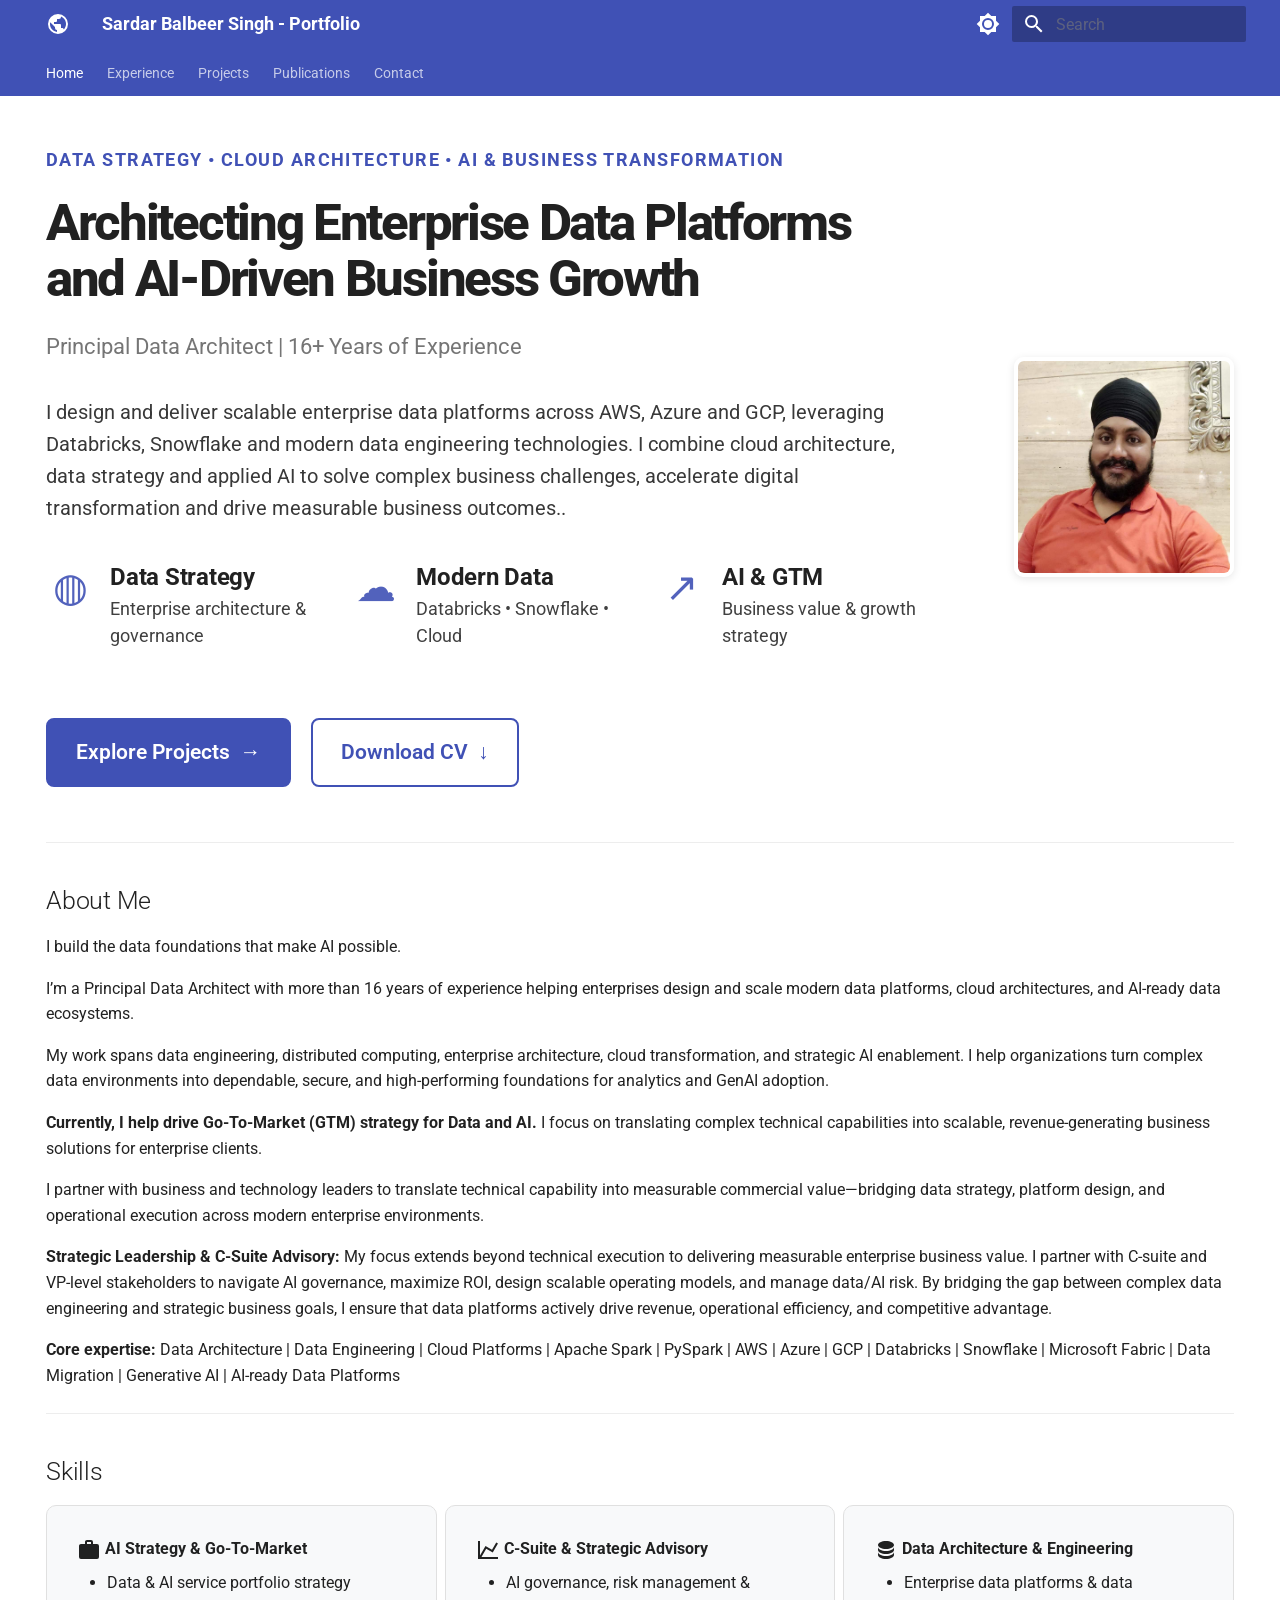
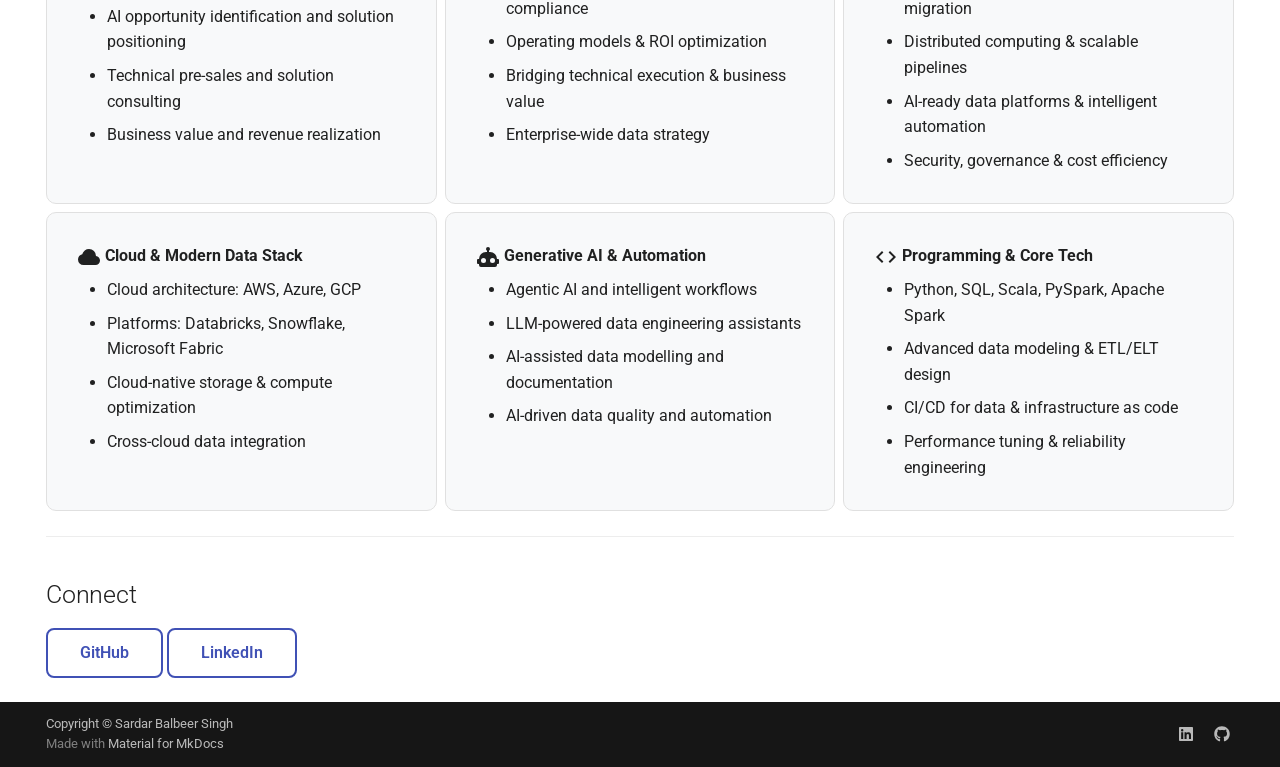
<file: index.html>
<!doctype html>
<html lang="en" class="no-js">
  <head>
    
      <meta charset="utf-8">
      <meta name="viewport" content="width=device-width,initial-scale=1">
      
        <meta name="description" content="Portfolio of Sardar Balbeer Singh — GIS, Remote Sensing, Spatial Data Science, and Data Engineering">
      
      
        <meta name="author" content="Sardar Balbeer Singh">
      
      
      
      
        <link rel="next" href="experience/">
      
      
        
      
      
      <link rel="icon" href="assets/images/favicon.png">
      <meta name="generator" content="mkdocs-1.6.1, mkdocs-material-9.8.1">
    
    
      
        <title>Sardar Balbeer Singh - Portfolio</title>
      
    
    
      <link rel="stylesheet" href="assets/stylesheets/main.57a0d79d.min.css">
      
        
        <link rel="stylesheet" href="assets/stylesheets/palette.fb2fffe2.min.css">
      
      


    
    
      
    
    
      
        
        
        <link rel="preconnect" href="https://fonts.gstatic.com" crossorigin>
        <link rel="stylesheet" href="https://fonts.googleapis.com/css?family=Roboto:300,300i,400,400i,700,700i%7CRoboto+Mono:400,400i,700,700i&display=fallback">
        <style>:root{--md-text-font:"Roboto";--md-code-font:"Roboto Mono"}</style>
      
    
    
      <link rel="stylesheet" href="assets/css/extra.css">
    
      <link rel="stylesheet" href="assets/css/custom.css">
    
    <script>__md_scope=new URL(".",location),__md_hash=e=>[...e].reduce(((e,_)=>(e<<5)-e+_.charCodeAt(0)),0),__md_get=(e,_=localStorage,t=__md_scope)=>JSON.parse(_.getItem(t.pathname+"."+e)),__md_set=(e,_,t=localStorage,a=__md_scope)=>{try{t.setItem(a.pathname+"."+e,JSON.stringify(_))}catch(e){}}</script>
    
      

    
    
  </head>
  
  
    
    
      
    
    
    
    
    <body dir="ltr" data-md-color-scheme="default" data-md-color-primary="indigo" data-md-color-accent="blue">
  
    
    <input class="md-toggle" data-md-toggle="drawer" type="checkbox" id="__drawer" autocomplete="off">
    <input class="md-toggle" data-md-toggle="search" type="checkbox" id="__search" autocomplete="off">
    <label class="md-overlay" for="__drawer"></label>
    <div data-md-component="skip">
      
        
        <a href="#about-me" class="md-skip">
          Skip to content
        </a>
      
    </div>
    <div data-md-component="announce">
      
    </div>
    
    
      

<header class="md-header" data-md-component="header">
  <nav class="md-header__inner md-grid" aria-label="Header">
    <a href="." title="Sardar Balbeer Singh - Portfolio" class="md-header__button md-logo" aria-label="Sardar Balbeer Singh - Portfolio" data-md-component="logo">
      
  
  <svg xmlns="http://www.w3.org/2000/svg" viewBox="0 0 24 24"><path d="M17.9 17.39c-.26-.8-1.01-1.39-1.9-1.39h-1v-3a1 1 0 0 0-1-1H8v-2h2a1 1 0 0 0 1-1V7h2a2 2 0 0 0 2-2v-.41a7.984 7.984 0 0 1 2.9 12.8M11 19.93c-3.95-.49-7-3.85-7-7.93 0-.62.08-1.22.21-1.79L9 15v1a2 2 0 0 0 2 2m1-16A10 10 0 0 0 2 12a10 10 0 0 0 10 10 10 10 0 0 0 10-10A10 10 0 0 0 12 2"/></svg>

    </a>
    <label class="md-header__button md-icon" for="__drawer">
      
      <svg xmlns="http://www.w3.org/2000/svg" viewBox="0 0 24 24"><path d="M3 6h18v2H3zm0 5h18v2H3zm0 5h18v2H3z"/></svg>
    </label>
    <div class="md-header__title" data-md-component="header-title">
      <div class="md-header__ellipsis">
        <div class="md-header__topic">
          <span class="md-ellipsis">
            Sardar Balbeer Singh - Portfolio
          </span>
        </div>
        <div class="md-header__topic" data-md-component="header-topic">
          <span class="md-ellipsis">
            
              Home
            
          </span>
        </div>
      </div>
    </div>
    
      
        <form class="md-header__option" data-md-component="palette">
  
    
    
    
    <input class="md-option" data-md-color-media="" data-md-color-scheme="default" data-md-color-primary="indigo" data-md-color-accent="blue"  aria-label="Switch to dark mode"  type="radio" name="__palette" id="__palette_0">
    
      <label class="md-header__button md-icon" title="Switch to dark mode" for="__palette_1" hidden>
        <svg xmlns="http://www.w3.org/2000/svg" viewBox="0 0 24 24"><path d="M12 8a4 4 0 0 0-4 4 4 4 0 0 0 4 4 4 4 0 0 0 4-4 4 4 0 0 0-4-4m0 10a6 6 0 0 1-6-6 6 6 0 0 1 6-6 6 6 0 0 1 6 6 6 6 0 0 1-6 6m8-9.31V4h-4.69L12 .69 8.69 4H4v4.69L.69 12 4 15.31V20h4.69L12 23.31 15.31 20H20v-4.69L23.31 12z"/></svg>
      </label>
    
  
    
    
    
    <input class="md-option" data-md-color-media="" data-md-color-scheme="slate" data-md-color-primary="indigo" data-md-color-accent="blue"  aria-label="Switch to light mode"  type="radio" name="__palette" id="__palette_1">
    
      <label class="md-header__button md-icon" title="Switch to light mode" for="__palette_0" hidden>
        <svg xmlns="http://www.w3.org/2000/svg" viewBox="0 0 24 24"><path d="M12 18c-.89 0-1.74-.2-2.5-.55C11.56 16.5 13 14.42 13 12s-1.44-4.5-3.5-5.45C10.26 6.2 11.11 6 12 6a6 6 0 0 1 6 6 6 6 0 0 1-6 6m8-9.31V4h-4.69L12 .69 8.69 4H4v4.69L.69 12 4 15.31V20h4.69L12 23.31 15.31 20H20v-4.69L23.31 12z"/></svg>
      </label>
    
  
</form>
      
    
    
      <script>var palette=__md_get("__palette");if(palette&&palette.color){if("(prefers-color-scheme)"===palette.color.media){var media=matchMedia("(prefers-color-scheme: light)"),input=document.querySelector(media.matches?"[data-md-color-media='(prefers-color-scheme: light)']":"[data-md-color-media='(prefers-color-scheme: dark)']");palette.color.media=input.getAttribute("data-md-color-media"),palette.color.scheme=input.getAttribute("data-md-color-scheme"),palette.color.primary=input.getAttribute("data-md-color-primary"),palette.color.accent=input.getAttribute("data-md-color-accent")}for(var[key,value]of Object.entries(palette.color))document.body.setAttribute("data-md-color-"+key,value)}</script>
    
    
    
      
      
        <label class="md-header__button md-icon" for="__search">
          
          <svg xmlns="http://www.w3.org/2000/svg" viewBox="0 0 24 24"><path d="M9.5 3A6.5 6.5 0 0 1 16 9.5c0 1.61-.59 3.09-1.56 4.23l.27.27h.79l5 5-1.5 1.5-5-5v-.79l-.27-.27A6.52 6.52 0 0 1 9.5 16 6.5 6.5 0 0 1 3 9.5 6.5 6.5 0 0 1 9.5 3m0 2C7 5 5 7 5 9.5S7 14 9.5 14 14 12 14 9.5 12 5 9.5 5"/></svg>
        </label>
        <div class="md-search" data-md-component="search" role="dialog">
  <label class="md-search__overlay" for="__search"></label>
  <div class="md-search__inner" role="search">
    <form class="md-search__form" name="search">
      <input type="text" class="md-search__input" name="query" aria-label="Search" placeholder="Search" autocapitalize="off" autocorrect="off" autocomplete="off" spellcheck="false" data-md-component="search-query" required>
      <label class="md-search__icon md-icon" for="__search">
        
        <svg xmlns="http://www.w3.org/2000/svg" viewBox="0 0 24 24"><path d="M9.5 3A6.5 6.5 0 0 1 16 9.5c0 1.61-.59 3.09-1.56 4.23l.27.27h.79l5 5-1.5 1.5-5-5v-.79l-.27-.27A6.52 6.52 0 0 1 9.5 16 6.5 6.5 0 0 1 3 9.5 6.5 6.5 0 0 1 9.5 3m0 2C7 5 5 7 5 9.5S7 14 9.5 14 14 12 14 9.5 12 5 9.5 5"/></svg>
        
        <svg xmlns="http://www.w3.org/2000/svg" viewBox="0 0 24 24"><path d="M20 11v2H8l5.5 5.5-1.42 1.42L4.16 12l7.92-7.92L13.5 5.5 8 11z"/></svg>
      </label>
      <nav class="md-search__options" aria-label="Search">
        
        <button type="reset" class="md-search__icon md-icon" title="Clear" aria-label="Clear" tabindex="-1">
          
          <svg xmlns="http://www.w3.org/2000/svg" viewBox="0 0 24 24"><path d="M19 6.41 17.59 5 12 10.59 6.41 5 5 6.41 10.59 12 5 17.59 6.41 19 12 13.41 17.59 19 19 17.59 13.41 12z"/></svg>
        </button>
      </nav>
      
    </form>
    <div class="md-search__output">
      <div class="md-search__scrollwrap" tabindex="0" data-md-scrollfix>
        <div class="md-search-result" data-md-component="search-result">
          <div class="md-search-result__meta">
            Initializing search
          </div>
          <ol class="md-search-result__list" role="presentation"></ol>
        </div>
      </div>
    </div>
  </div>
</div>
      
    
    
  </nav>
  
</header>
    
    <div class="md-container" data-md-component="container">
      
      
        
          
            
<nav class="md-tabs" aria-label="Tabs" data-md-component="tabs">
  <div class="md-grid">
    <ul class="md-tabs__list">
      
        
  
  
  
    
  
  
    <li class="md-tabs__item md-tabs__item--active">
      <a href="." class="md-tabs__link">
        
  
  
    
  
  Home

      </a>
    </li>
  

      
        
  
  
  
  
    <li class="md-tabs__item">
      <a href="experience/" class="md-tabs__link">
        
  
  
    
  
  Experience

      </a>
    </li>
  

      
        
  
  
  
  
    
    
      <li class="md-tabs__item">
        <a href="projects/" class="md-tabs__link">
          
  
  
  Projects

        </a>
      </li>
    
  

      
        
  
  
  
  
    <li class="md-tabs__item">
      <a href="publications/" class="md-tabs__link">
        
  
  
    
  
  Publications

      </a>
    </li>
  

      
        
  
  
  
  
    <li class="md-tabs__item">
      <a href="contact/" class="md-tabs__link">
        
  
  
    
  
  Contact

      </a>
    </li>
  

      
    </ul>
  </div>
</nav>
          
        
      
      <main class="md-main" data-md-component="main">
        <div class="md-main__inner md-grid">
          
            
              
                
              
              <div class="md-sidebar md-sidebar--primary" data-md-component="sidebar" data-md-type="navigation" hidden>
                <div class="md-sidebar__scrollwrap">
                  <div class="md-sidebar__inner">
                    


  


<nav class="md-nav md-nav--primary md-nav--lifted" aria-label="Navigation" data-md-level="0">
  <label class="md-nav__title" for="__drawer">
    <a href="." title="Sardar Balbeer Singh - Portfolio" class="md-nav__button md-logo" aria-label="Sardar Balbeer Singh - Portfolio" data-md-component="logo">
      
  
  <svg xmlns="http://www.w3.org/2000/svg" viewBox="0 0 24 24"><path d="M17.9 17.39c-.26-.8-1.01-1.39-1.9-1.39h-1v-3a1 1 0 0 0-1-1H8v-2h2a1 1 0 0 0 1-1V7h2a2 2 0 0 0 2-2v-.41a7.984 7.984 0 0 1 2.9 12.8M11 19.93c-3.95-.49-7-3.85-7-7.93 0-.62.08-1.22.21-1.79L9 15v1a2 2 0 0 0 2 2m1-16A10 10 0 0 0 2 12a10 10 0 0 0 10 10 10 10 0 0 0 10-10A10 10 0 0 0 12 2"/></svg>

    </a>
    Sardar Balbeer Singh - Portfolio
  </label>
  
  <ul class="md-nav__list" data-md-scrollfix>
    
      
      
  
  
    
  
  
  
    <li class="md-nav__item md-nav__item--active">
      
      <input class="md-nav__toggle md-toggle" type="checkbox" id="__toc">
      
      
      
        <label class="md-nav__link md-nav__link--active" for="__toc">
          
  
  
  <span class="md-ellipsis">
    
  
    Home
  

    
  </span>
  
  

          <span class="md-nav__icon md-icon"></span>
        </label>
      
      <a href="." class="md-nav__link md-nav__link--active">
        
  
  
  <span class="md-ellipsis">
    
  
    Home
  

    
  </span>
  
  

      </a>
      
        

<nav class="md-nav md-nav--secondary" aria-label="Table of contents">
  
  
  
  
    <label class="md-nav__title" for="__toc">
      <span class="md-nav__icon md-icon"></span>
      Table of contents
    </label>
    <ul class="md-nav__list" data-md-component="toc" data-md-scrollfix>
      
        <li class="md-nav__item">
  <a href="#about-me" class="md-nav__link">
    <span class="md-ellipsis">
      
        About Me
      
    </span>
  </a>
  
</li>
      
        <li class="md-nav__item">
  <a href="#skills" class="md-nav__link">
    <span class="md-ellipsis">
      
        Skills
      
    </span>
  </a>
  
</li>
      
        <li class="md-nav__item">
  <a href="#connect" class="md-nav__link">
    <span class="md-ellipsis">
      
        Connect
      
    </span>
  </a>
  
</li>
      
    </ul>
  
</nav>
      
    </li>
  

    
      
      
  
  
  
  
    <li class="md-nav__item">
      <a href="experience/" class="md-nav__link">
        
  
  
  <span class="md-ellipsis">
    
  
    Experience
  

    
  </span>
  
  

      </a>
    </li>
  

    
      
      
  
  
  
  
    
    
    
    
      
      
    
    
    <li class="md-nav__item md-nav__item--nested">
      
        
        
        <input class="md-nav__toggle md-toggle " type="checkbox" id="__nav_3" >
        
          
          <label class="md-nav__link" for="__nav_3" id="__nav_3_label" tabindex="0">
            
  
  
  <span class="md-ellipsis">
    
  
    Projects
  

    
  </span>
  
  

            <span class="md-nav__icon md-icon"></span>
          </label>
        
        <nav class="md-nav" data-md-level="1" aria-labelledby="__nav_3_label" aria-expanded="false">
          <label class="md-nav__title" for="__nav_3">
            <span class="md-nav__icon md-icon"></span>
            
  
    Projects
  

          </label>
          <ul class="md-nav__list" data-md-scrollfix>
            
              
                
  
  
  
  
    <li class="md-nav__item">
      <a href="projects/" class="md-nav__link">
        
  
  
  <span class="md-ellipsis">
    
  
    Projects Overview
  

    
  </span>
  
  

      </a>
    </li>
  

              
            
              
                
  
  
  
  
    <li class="md-nav__item">
      <a href="projects/ccm-realtor-prospecting-platform/" class="md-nav__link">
        
  
  
  <span class="md-ellipsis">
    
  
    CCM Realtor Prospecting Platform
  

    
  </span>
  
  

      </a>
    </li>
  

              
            
              
                
  
  
  
  
    <li class="md-nav__item">
      <a href="projects/thrive-trm-migration/" class="md-nav__link">
        
  
  
  <span class="md-ellipsis">
    
  
    Thrive TRM Data Migration & Validation
  

    
  </span>
  
  

      </a>
    </li>
  

              
            
              
                
  
  
  
  
    <li class="md-nav__item">
      <a href="projects/avixa-fabric-pov/" class="md-nav__link">
        
  
  
  <span class="md-ellipsis">
    
  
    Avixa Fabric POV
  

    
  </span>
  
  

      </a>
    </li>
  

              
            
              
                
  
  
  
  
    <li class="md-nav__item">
      <a href="projects/nationwide-data-warehouse/" class="md-nav__link">
        
  
  
  <span class="md-ellipsis">
    
  
    Nationwide Data Warehouse
  

    
  </span>
  
  

      </a>
    </li>
  

              
            
              
                
  
  
  
  
    <li class="md-nav__item">
      <a href="projects/sample-notebook/" class="md-nav__link">
        
  
  
  <span class="md-ellipsis">
    
  
    Sample Notebook
  

    
  </span>
  
  

      </a>
    </li>
  

              
            
          </ul>
        </nav>
      
    </li>
  

    
      
      
  
  
  
  
    <li class="md-nav__item">
      <a href="publications/" class="md-nav__link">
        
  
  
  <span class="md-ellipsis">
    
  
    Publications
  

    
  </span>
  
  

      </a>
    </li>
  

    
      
      
  
  
  
  
    <li class="md-nav__item">
      <a href="contact/" class="md-nav__link">
        
  
  
  <span class="md-ellipsis">
    
  
    Contact
  

    
  </span>
  
  

      </a>
    </li>
  

    
  </ul>
</nav>
                  </div>
                </div>
              </div>
            
            
              
                
              
              <div class="md-sidebar md-sidebar--secondary" data-md-component="sidebar" data-md-type="toc" hidden>
                <div class="md-sidebar__scrollwrap">
                  <div class="md-sidebar__inner">
                    

<nav class="md-nav md-nav--secondary" aria-label="Table of contents">
  
  
  
  
    <label class="md-nav__title" for="__toc">
      <span class="md-nav__icon md-icon"></span>
      Table of contents
    </label>
    <ul class="md-nav__list" data-md-component="toc" data-md-scrollfix>
      
        <li class="md-nav__item">
  <a href="#about-me" class="md-nav__link">
    <span class="md-ellipsis">
      
        About Me
      
    </span>
  </a>
  
</li>
      
        <li class="md-nav__item">
  <a href="#skills" class="md-nav__link">
    <span class="md-ellipsis">
      
        Skills
      
    </span>
  </a>
  
</li>
      
        <li class="md-nav__item">
  <a href="#connect" class="md-nav__link">
    <span class="md-ellipsis">
      
        Connect
      
    </span>
  </a>
  
</li>
      
    </ul>
  
</nav>
                  </div>
                </div>
              </div>
            
          
          
            <div class="md-content" data-md-component="content">
              
              <article class="md-content__inner md-typeset">
                
                  
  




<div class="home-hero">
  <div class="home-hero-content">
    <p class="eyebrow">DATA STRATEGY • CLOUD ARCHITECTURE • AI & BUSINESS TRANSFORMATION</p>
    <h1>Architecting Enterprise Data Platforms and AI-Driven Business Growth</h1>
    <p class="subtitle">Principal Data Architect | 16+ Years of Experience</p>
    <p class="lead">I design and deliver scalable enterprise data platforms across AWS, Azure and GCP, leveraging Databricks, Snowflake and modern data engineering technologies. I combine cloud architecture, data strategy and applied AI to solve complex business challenges, accelerate digital transformation and drive measurable business outcomes..</p>

    <div class="home-feature-row">
      <div class="home-feature-item">
        <div class="feature-icon">◍</div>
        <div>
          <h3>Data Strategy</h3>
          <p>Enterprise architecture &amp; governance</p>
        </div>
      </div>
      <div class="home-feature-item">
        <div class="feature-icon">☁</div>
        <div>
          <h3>Modern Data</h3>
          <p>Databricks • Snowflake • Cloud</p>
        </div>
      </div>
      <div class="home-feature-item">
        <div class="feature-icon">↗</div>
        <div>
          <h3>AI &amp; GTM</h3>
          <p>Business value &amp; growth strategy</p>
        </div>
      </div>
    </div>

    <div class="hero-actions">
      <a class="md-button md-button--primary" href="projects/">Explore Projects <span aria-hidden="true">→</span></a>
      <a class="md-button" href="assets/Balbeer-Singh-CV.pdf">Download CV <span aria-hidden="true">↓</span></a>
    </div>
  </div>
  <img class="home-hero-photo" src="../assets/images/profile.png" alt="Sardar Balbeer Singh" />
</div>

<hr />
<h2 id="about-me">About Me</h2>
<p>I build the data foundations that make AI possible.</p>
<p>I’m a Principal Data Architect with more than 16 years of experience helping enterprises design and scale modern data platforms, cloud architectures, and AI-ready data ecosystems.</p>
<p>My work spans data engineering, distributed computing, enterprise architecture, cloud transformation, and strategic AI enablement. I help organizations turn complex data environments into dependable, secure, and high-performing foundations for analytics and GenAI adoption.</p>
<p><strong>Currently, I help drive Go-To-Market (GTM) strategy for Data and AI.</strong> I focus on translating complex technical capabilities into scalable, revenue-generating business solutions for enterprise clients.</p>
<p>I partner with business and technology leaders to translate technical capability into measurable commercial value—bridging data strategy, platform design, and operational execution across modern enterprise environments.</p>
<p><strong>Strategic Leadership &amp; C-Suite Advisory:</strong> My focus extends beyond technical execution to delivering measurable enterprise business value. I partner with C-suite and VP-level stakeholders to navigate AI governance, maximize ROI, design scalable operating models, and manage data/AI risk. By bridging the gap between complex data engineering and strategic business goals, I ensure that data platforms actively drive revenue, operational efficiency, and competitive advantage.</p>
<p><strong>Core expertise:</strong> Data Architecture | Data Engineering | Cloud Platforms | Apache Spark | PySpark | AWS | Azure | GCP | Databricks | Snowflake | Microsoft Fabric | Data Migration | Generative AI | AI-ready Data Platforms</p>
<hr />
<h2 id="skills">Skills</h2>
<div class="grid cards">
<ul>
<li>
<p><span class="twemoji lg middle"><svg xmlns="http://www.w3.org/2000/svg" viewBox="0 0 24 24"><path d="M10 2h4a2 2 0 0 1 2 2v2h4a2 2 0 0 1 2 2v11a2 2 0 0 1-2 2H4a2 2 0 0 1-2-2V8c0-1.11.89-2 2-2h4V4c0-1.11.89-2 2-2m4 4V4h-4v2z"/></svg></span> <strong>AI Strategy &amp; Go-To-Market</strong></p>
<ul>
<li>Data &amp; AI service portfolio strategy</li>
<li>AI opportunity identification and solution positioning</li>
<li>Technical pre-sales and solution consulting</li>
<li>Business value and revenue realization</li>
</ul>
</li>
<li>
<p><span class="twemoji lg middle"><svg xmlns="http://www.w3.org/2000/svg" viewBox="0 0 24 24"><path d="m16 11.78 4.24-7.33 1.73 1-5.23 9.05-6.51-3.75L5.46 19H22v2H2V3h2v14.54L9.5 8z"/></svg></span> <strong>C-Suite &amp; Strategic Advisory</strong></p>
<ul>
<li>AI governance, risk management &amp; compliance</li>
<li>Operating models &amp; ROI optimization</li>
<li>Bridging technical execution &amp; business value</li>
<li>Enterprise-wide data strategy</li>
</ul>
</li>
<li>
<p><span class="twemoji lg middle"><svg xmlns="http://www.w3.org/2000/svg" viewBox="0 0 24 24"><path d="M12 3C7.58 3 4 4.79 4 7s3.58 4 8 4 8-1.79 8-4-3.58-4-8-4M4 9v3c0 2.21 3.58 4 8 4s8-1.79 8-4V9c0 2.21-3.58 4-8 4s-8-1.79-8-4m0 5v3c0 2.21 3.58 4 8 4s8-1.79 8-4v-3c0 2.21-3.58 4-8 4s-8-1.79-8-4"/></svg></span> <strong>Data Architecture &amp; Engineering</strong></p>
<ul>
<li>Enterprise data platforms &amp; data migration</li>
<li>Distributed computing &amp; scalable pipelines</li>
<li>AI-ready data platforms &amp; intelligent automation</li>
<li>Security, governance &amp; cost efficiency</li>
</ul>
</li>
<li>
<p><span class="twemoji lg middle"><svg xmlns="http://www.w3.org/2000/svg" viewBox="0 0 24 24"><path d="M6.5 20q-2.28 0-3.89-1.57Q1 16.85 1 14.58q0-1.95 1.17-3.48 1.18-1.53 3.08-1.95.63-2.3 2.5-3.72Q9.63 4 12 4q2.93 0 4.96 2.04Q19 8.07 19 11q1.73.2 2.86 1.5 1.14 1.28 1.14 3 0 1.88-1.31 3.19T18.5 20Z"/></svg></span> <strong>Cloud &amp; Modern Data Stack</strong></p>
<ul>
<li>Cloud architecture: AWS, Azure, GCP</li>
<li>Platforms: Databricks, Snowflake, Microsoft Fabric</li>
<li>Cloud-native storage &amp; compute optimization</li>
<li>Cross-cloud data integration</li>
</ul>
</li>
<li>
<p><span class="twemoji lg middle"><svg xmlns="http://www.w3.org/2000/svg" viewBox="0 0 24 24"><path d="M12 2a2 2 0 0 1 2 2c0 .74-.4 1.39-1 1.73V7h1a7 7 0 0 1 7 7h1a1 1 0 0 1 1 1v3a1 1 0 0 1-1 1h-1v1a2 2 0 0 1-2 2H5a2 2 0 0 1-2-2v-1H2a1 1 0 0 1-1-1v-3a1 1 0 0 1 1-1h1a7 7 0 0 1 7-7h1V5.73c-.6-.34-1-.99-1-1.73a2 2 0 0 1 2-2M7.5 13A2.5 2.5 0 0 0 5 15.5 2.5 2.5 0 0 0 7.5 18a2.5 2.5 0 0 0 2.5-2.5A2.5 2.5 0 0 0 7.5 13m9 0a2.5 2.5 0 0 0-2.5 2.5 2.5 2.5 0 0 0 2.5 2.5 2.5 2.5 0 0 0 2.5-2.5 2.5 2.5 0 0 0-2.5-2.5"/></svg></span> <strong>Generative AI &amp; Automation</strong></p>
<ul>
<li>Agentic AI and intelligent workflows</li>
<li>LLM-powered data engineering assistants</li>
<li>AI-assisted data modelling and documentation</li>
<li>AI-driven data quality and automation</li>
</ul>
</li>
<li>
<p><span class="twemoji lg middle"><svg xmlns="http://www.w3.org/2000/svg" viewBox="0 0 24 24"><path d="m14.6 16.6 4.6-4.6-4.6-4.6L16 6l6 6-6 6zm-5.2 0L4.8 12l4.6-4.6L8 6l-6 6 6 6z"/></svg></span> <strong>Programming &amp; Core Tech</strong></p>
<ul>
<li>Python, SQL, Scala, PySpark, Apache Spark</li>
<li>Advanced data modeling &amp; ETL/ELT design</li>
<li>CI/CD for data &amp; infrastructure as code</li>
<li>Performance tuning &amp; reliability engineering</li>
</ul>
</li>
</ul>
</div>
<hr />
<h2 id="connect">Connect</h2>
<p><a class="md-button" href="https://github.com/balbeerbedi9/balbeerbedi9.github.io">GitHub</a>
<a class="md-button" href="https://linkedin.com/in/balbeer-singh-bedi">LinkedIn</a></p>







  
  




  



                
              </article>
            </div>
          
          
<script>var target=document.getElementById(location.hash.slice(1));target&&target.name&&(target.checked=target.name.startsWith("__tabbed_"))</script>
        </div>
        
          <button type="button" class="md-top md-icon" data-md-component="top" hidden>
  
  <svg xmlns="http://www.w3.org/2000/svg" viewBox="0 0 24 24"><path d="M13 20h-2V8l-5.5 5.5-1.42-1.42L12 4.16l7.92 7.92-1.42 1.42L13 8z"/></svg>
  Back to top
</button>
        
      </main>
      
        <footer class="md-footer">
  
  <div class="md-footer-meta md-typeset">
    <div class="md-footer-meta__inner md-grid">
      <div class="md-copyright">
  
    <div class="md-copyright__highlight">
      Copyright &copy; Sardar Balbeer Singh
    </div>
  
  
    Made with
    <a href="https://squidfunk.github.io/mkdocs-material/" target="_blank" rel="noopener">
      Material for MkDocs
    </a>
  
</div>
      
        
<div class="md-social">
  
    
    
    
    
      
      
    
    <a href="https://linkedin.com/in/balbeer-singh-bedi" target="_blank" rel="noopener" title="linkedin.com" class="md-social__link">
      <svg xmlns="http://www.w3.org/2000/svg" viewBox="0 0 448 512"><!--! Font Awesome Free 7.1.0 by @fontawesome - https://fontawesome.com License - https://fontawesome.com/license/free (Icons: CC BY 4.0, Fonts: SIL OFL 1.1, Code: MIT License) Copyright 2025 Fonticons, Inc.--><path d="M416 32H31.9C14.3 32 0 46.5 0 64.3v383.4C0 465.5 14.3 480 31.9 480H416c17.6 0 32-14.5 32-32.3V64.3c0-17.8-14.4-32.3-32-32.3M135.4 416H69V202.2h66.5V416zM102.2 96a38.5 38.5 0 1 1 0 77 38.5 38.5 0 1 1 0-77m282.1 320h-66.4V312c0-24.8-.5-56.7-34.5-56.7-34.6 0-39.9 27-39.9 54.9V416h-66.4V202.2h63.7v29.2h.9c8.9-16.8 30.6-34.5 62.9-34.5 67.2 0 79.7 44.3 79.7 101.9z"/></svg>
    </a>
  
    
    
    
    
      
      
    
    <a href="https://github.com/balbeer" target="_blank" rel="noopener" title="github.com" class="md-social__link">
      <svg xmlns="http://www.w3.org/2000/svg" viewBox="0 0 512 512"><!--! Font Awesome Free 7.1.0 by @fontawesome - https://fontawesome.com License - https://fontawesome.com/license/free (Icons: CC BY 4.0, Fonts: SIL OFL 1.1, Code: MIT License) Copyright 2025 Fonticons, Inc.--><path d="M173.9 397.4c0 2-2.3 3.6-5.2 3.6-3.3.3-5.6-1.3-5.6-3.6 0-2 2.3-3.6 5.2-3.6 3-.3 5.6 1.3 5.6 3.6m-31.1-4.5c-.7 2 1.3 4.3 4.3 4.9 2.6 1 5.6 0 6.2-2s-1.3-4.3-4.3-5.2c-2.6-.7-5.5.3-6.2 2.3m44.2-1.7c-2.9.7-4.9 2.6-4.6 4.9.3 2 2.9 3.3 5.9 2.6 2.9-.7 4.9-2.6 4.6-4.6-.3-1.9-3-3.2-5.9-2.9M252.8 8C114.1 8 8 113.3 8 252c0 110.9 69.8 205.8 169.5 239.2 12.8 2.3 17.3-5.6 17.3-12.1 0-6.2-.3-40.4-.3-61.4 0 0-70 15-84.7-29.8 0 0-11.4-29.1-27.8-36.6 0 0-22.9-15.7 1.6-15.4 0 0 24.9 2 38.6 25.8 21.9 38.6 58.6 27.5 72.9 20.9 2.3-16 8.8-27.1 16-33.7-55.9-6.2-112.3-14.3-112.3-110.5 0-27.5 7.6-41.3 23.6-58.9-2.6-6.5-11.1-33.3 2.6-67.9 20.9-6.5 69 27 69 27 20-5.6 41.5-8.5 62.8-8.5s42.8 2.9 62.8 8.5c0 0 48.1-33.6 69-27 13.7 34.7 5.2 61.4 2.6 67.9 16 17.7 25.8 31.5 25.8 58.9 0 96.5-58.9 104.2-114.8 110.5 9.2 7.9 17 22.9 17 46.4 0 33.7-.3 75.4-.3 83.6 0 6.5 4.6 14.4 17.3 12.1C436.2 457.8 504 362.9 504 252 504 113.3 391.5 8 252.8 8M105.2 352.9c-1.3 1-1 3.3.7 5.2 1.6 1.6 3.9 2.3 5.2 1 1.3-1 1-3.3-.7-5.2-1.6-1.6-3.9-2.3-5.2-1m-10.8-8.1c-.7 1.3.3 2.9 2.3 3.9 1.6 1 3.6.7 4.3-.7.7-1.3-.3-2.9-2.3-3.9-2-.6-3.6-.3-4.3.7m32.4 35.6c-1.6 1.3-1 4.3 1.3 6.2 2.3 2.3 5.2 2.6 6.5 1 1.3-1.3.7-4.3-1.3-6.2-2.2-2.3-5.2-2.6-6.5-1m-11.4-14.7c-1.6 1-1.6 3.6 0 5.9s4.3 3.3 5.6 2.3c1.6-1.3 1.6-3.9 0-6.2-1.4-2.3-4-3.3-5.6-2"/></svg>
    </a>
  
</div>
      
    </div>
  </div>
</footer>
      
    </div>
    <div class="md-dialog" data-md-component="dialog">
      <div class="md-dialog__inner md-typeset"></div>
    </div>
    
    
    
      
      
      <script id="__config" type="application/json">{"annotate": null, "base": ".", "features": ["navigation.tabs", "navigation.top", "content.code.copy"], "search": "assets/javascripts/workers/search.a7633da7.min.js", "tags": null, "translations": {"clipboard.copied": "Copied to clipboard", "clipboard.copy": "Copy to clipboard", "search.result.more.one": "1 more on this page", "search.result.more.other": "# more on this page", "search.result.none": "No matching documents", "search.result.one": "1 matching document", "search.result.other": "# matching documents", "search.result.placeholder": "Type to start searching", "search.result.term.missing": "Missing", "select.version": "Select version"}, "version": null}</script>
    
    
      <script src="assets/javascripts/bundle.a5f9d56c.min.js"></script>
      
    
  </body>
</html>
</file>
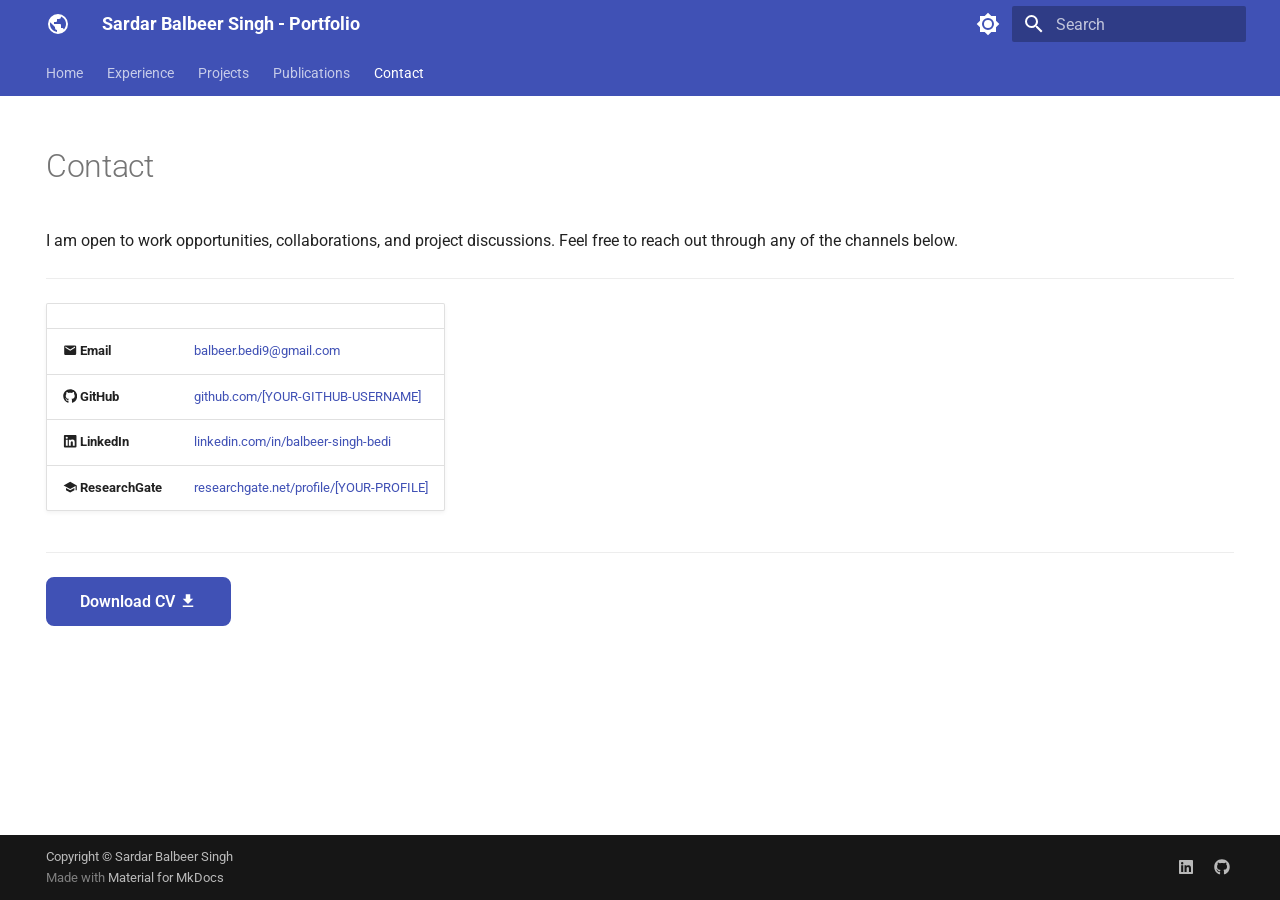
<file: contact/index.html>
<!doctype html>
<html lang="en" class="no-js">
  <head>
    
      <meta charset="utf-8">
      <meta name="viewport" content="width=device-width,initial-scale=1">
      
        <meta name="description" content="Portfolio of Sardar Balbeer Singh — GIS, Remote Sensing, Spatial Data Science, and Data Engineering">
      
      
        <meta name="author" content="Sardar Balbeer Singh">
      
      
      
        <link rel="prev" href="../publications/">
      
      
      
        
      
      
      <link rel="icon" href="../assets/images/favicon.png">
      <meta name="generator" content="mkdocs-1.6.1, mkdocs-material-9.8.1">
    
    
      
        <title>Contact - Sardar Balbeer Singh - Portfolio</title>
      
    
    
      <link rel="stylesheet" href="../assets/stylesheets/main.57a0d79d.min.css">
      
        
        <link rel="stylesheet" href="../assets/stylesheets/palette.fb2fffe2.min.css">
      
      


    
    
      
    
    
      
        
        
        <link rel="preconnect" href="https://fonts.gstatic.com" crossorigin>
        <link rel="stylesheet" href="https://fonts.googleapis.com/css?family=Roboto:300,300i,400,400i,700,700i%7CRoboto+Mono:400,400i,700,700i&display=fallback">
        <style>:root{--md-text-font:"Roboto";--md-code-font:"Roboto Mono"}</style>
      
    
    
      <link rel="stylesheet" href="../assets/css/extra.css">
    
      <link rel="stylesheet" href="../assets/css/custom.css">
    
    <script>__md_scope=new URL("..",location),__md_hash=e=>[...e].reduce(((e,_)=>(e<<5)-e+_.charCodeAt(0)),0),__md_get=(e,_=localStorage,t=__md_scope)=>JSON.parse(_.getItem(t.pathname+"."+e)),__md_set=(e,_,t=localStorage,a=__md_scope)=>{try{t.setItem(a.pathname+"."+e,JSON.stringify(_))}catch(e){}}</script>
    
      

    
    
  </head>
  
  
    
    
      
    
    
    
    
    <body dir="ltr" data-md-color-scheme="default" data-md-color-primary="indigo" data-md-color-accent="blue">
  
    
    <input class="md-toggle" data-md-toggle="drawer" type="checkbox" id="__drawer" autocomplete="off">
    <input class="md-toggle" data-md-toggle="search" type="checkbox" id="__search" autocomplete="off">
    <label class="md-overlay" for="__drawer"></label>
    <div data-md-component="skip">
      
        
        <a href="#contact" class="md-skip">
          Skip to content
        </a>
      
    </div>
    <div data-md-component="announce">
      
    </div>
    
    
      

<header class="md-header" data-md-component="header">
  <nav class="md-header__inner md-grid" aria-label="Header">
    <a href=".." title="Sardar Balbeer Singh - Portfolio" class="md-header__button md-logo" aria-label="Sardar Balbeer Singh - Portfolio" data-md-component="logo">
      
  
  <svg xmlns="http://www.w3.org/2000/svg" viewBox="0 0 24 24"><path d="M17.9 17.39c-.26-.8-1.01-1.39-1.9-1.39h-1v-3a1 1 0 0 0-1-1H8v-2h2a1 1 0 0 0 1-1V7h2a2 2 0 0 0 2-2v-.41a7.984 7.984 0 0 1 2.9 12.8M11 19.93c-3.95-.49-7-3.85-7-7.93 0-.62.08-1.22.21-1.79L9 15v1a2 2 0 0 0 2 2m1-16A10 10 0 0 0 2 12a10 10 0 0 0 10 10 10 10 0 0 0 10-10A10 10 0 0 0 12 2"/></svg>

    </a>
    <label class="md-header__button md-icon" for="__drawer">
      
      <svg xmlns="http://www.w3.org/2000/svg" viewBox="0 0 24 24"><path d="M3 6h18v2H3zm0 5h18v2H3zm0 5h18v2H3z"/></svg>
    </label>
    <div class="md-header__title" data-md-component="header-title">
      <div class="md-header__ellipsis">
        <div class="md-header__topic">
          <span class="md-ellipsis">
            Sardar Balbeer Singh - Portfolio
          </span>
        </div>
        <div class="md-header__topic" data-md-component="header-topic">
          <span class="md-ellipsis">
            
              Contact
            
          </span>
        </div>
      </div>
    </div>
    
      
        <form class="md-header__option" data-md-component="palette">
  
    
    
    
    <input class="md-option" data-md-color-media="" data-md-color-scheme="default" data-md-color-primary="indigo" data-md-color-accent="blue"  aria-label="Switch to dark mode"  type="radio" name="__palette" id="__palette_0">
    
      <label class="md-header__button md-icon" title="Switch to dark mode" for="__palette_1" hidden>
        <svg xmlns="http://www.w3.org/2000/svg" viewBox="0 0 24 24"><path d="M12 8a4 4 0 0 0-4 4 4 4 0 0 0 4 4 4 4 0 0 0 4-4 4 4 0 0 0-4-4m0 10a6 6 0 0 1-6-6 6 6 0 0 1 6-6 6 6 0 0 1 6 6 6 6 0 0 1-6 6m8-9.31V4h-4.69L12 .69 8.69 4H4v4.69L.69 12 4 15.31V20h4.69L12 23.31 15.31 20H20v-4.69L23.31 12z"/></svg>
      </label>
    
  
    
    
    
    <input class="md-option" data-md-color-media="" data-md-color-scheme="slate" data-md-color-primary="indigo" data-md-color-accent="blue"  aria-label="Switch to light mode"  type="radio" name="__palette" id="__palette_1">
    
      <label class="md-header__button md-icon" title="Switch to light mode" for="__palette_0" hidden>
        <svg xmlns="http://www.w3.org/2000/svg" viewBox="0 0 24 24"><path d="M12 18c-.89 0-1.74-.2-2.5-.55C11.56 16.5 13 14.42 13 12s-1.44-4.5-3.5-5.45C10.26 6.2 11.11 6 12 6a6 6 0 0 1 6 6 6 6 0 0 1-6 6m8-9.31V4h-4.69L12 .69 8.69 4H4v4.69L.69 12 4 15.31V20h4.69L12 23.31 15.31 20H20v-4.69L23.31 12z"/></svg>
      </label>
    
  
</form>
      
    
    
      <script>var palette=__md_get("__palette");if(palette&&palette.color){if("(prefers-color-scheme)"===palette.color.media){var media=matchMedia("(prefers-color-scheme: light)"),input=document.querySelector(media.matches?"[data-md-color-media='(prefers-color-scheme: light)']":"[data-md-color-media='(prefers-color-scheme: dark)']");palette.color.media=input.getAttribute("data-md-color-media"),palette.color.scheme=input.getAttribute("data-md-color-scheme"),palette.color.primary=input.getAttribute("data-md-color-primary"),palette.color.accent=input.getAttribute("data-md-color-accent")}for(var[key,value]of Object.entries(palette.color))document.body.setAttribute("data-md-color-"+key,value)}</script>
    
    
    
      
      
        <label class="md-header__button md-icon" for="__search">
          
          <svg xmlns="http://www.w3.org/2000/svg" viewBox="0 0 24 24"><path d="M9.5 3A6.5 6.5 0 0 1 16 9.5c0 1.61-.59 3.09-1.56 4.23l.27.27h.79l5 5-1.5 1.5-5-5v-.79l-.27-.27A6.52 6.52 0 0 1 9.5 16 6.5 6.5 0 0 1 3 9.5 6.5 6.5 0 0 1 9.5 3m0 2C7 5 5 7 5 9.5S7 14 9.5 14 14 12 14 9.5 12 5 9.5 5"/></svg>
        </label>
        <div class="md-search" data-md-component="search" role="dialog">
  <label class="md-search__overlay" for="__search"></label>
  <div class="md-search__inner" role="search">
    <form class="md-search__form" name="search">
      <input type="text" class="md-search__input" name="query" aria-label="Search" placeholder="Search" autocapitalize="off" autocorrect="off" autocomplete="off" spellcheck="false" data-md-component="search-query" required>
      <label class="md-search__icon md-icon" for="__search">
        
        <svg xmlns="http://www.w3.org/2000/svg" viewBox="0 0 24 24"><path d="M9.5 3A6.5 6.5 0 0 1 16 9.5c0 1.61-.59 3.09-1.56 4.23l.27.27h.79l5 5-1.5 1.5-5-5v-.79l-.27-.27A6.52 6.52 0 0 1 9.5 16 6.5 6.5 0 0 1 3 9.5 6.5 6.5 0 0 1 9.5 3m0 2C7 5 5 7 5 9.5S7 14 9.5 14 14 12 14 9.5 12 5 9.5 5"/></svg>
        
        <svg xmlns="http://www.w3.org/2000/svg" viewBox="0 0 24 24"><path d="M20 11v2H8l5.5 5.5-1.42 1.42L4.16 12l7.92-7.92L13.5 5.5 8 11z"/></svg>
      </label>
      <nav class="md-search__options" aria-label="Search">
        
        <button type="reset" class="md-search__icon md-icon" title="Clear" aria-label="Clear" tabindex="-1">
          
          <svg xmlns="http://www.w3.org/2000/svg" viewBox="0 0 24 24"><path d="M19 6.41 17.59 5 12 10.59 6.41 5 5 6.41 10.59 12 5 17.59 6.41 19 12 13.41 17.59 19 19 17.59 13.41 12z"/></svg>
        </button>
      </nav>
      
    </form>
    <div class="md-search__output">
      <div class="md-search__scrollwrap" tabindex="0" data-md-scrollfix>
        <div class="md-search-result" data-md-component="search-result">
          <div class="md-search-result__meta">
            Initializing search
          </div>
          <ol class="md-search-result__list" role="presentation"></ol>
        </div>
      </div>
    </div>
  </div>
</div>
      
    
    
  </nav>
  
</header>
    
    <div class="md-container" data-md-component="container">
      
      
        
          
            
<nav class="md-tabs" aria-label="Tabs" data-md-component="tabs">
  <div class="md-grid">
    <ul class="md-tabs__list">
      
        
  
  
  
  
    <li class="md-tabs__item">
      <a href=".." class="md-tabs__link">
        
  
  
    
  
  Home

      </a>
    </li>
  

      
        
  
  
  
  
    <li class="md-tabs__item">
      <a href="../experience/" class="md-tabs__link">
        
  
  
    
  
  Experience

      </a>
    </li>
  

      
        
  
  
  
  
    
    
      <li class="md-tabs__item">
        <a href="../projects/" class="md-tabs__link">
          
  
  
  Projects

        </a>
      </li>
    
  

      
        
  
  
  
  
    <li class="md-tabs__item">
      <a href="../publications/" class="md-tabs__link">
        
  
  
    
  
  Publications

      </a>
    </li>
  

      
        
  
  
  
    
  
  
    <li class="md-tabs__item md-tabs__item--active">
      <a href="./" class="md-tabs__link">
        
  
  
    
  
  Contact

      </a>
    </li>
  

      
    </ul>
  </div>
</nav>
          
        
      
      <main class="md-main" data-md-component="main">
        <div class="md-main__inner md-grid">
          
            
              
                
              
              <div class="md-sidebar md-sidebar--primary" data-md-component="sidebar" data-md-type="navigation" hidden>
                <div class="md-sidebar__scrollwrap">
                  <div class="md-sidebar__inner">
                    


  


<nav class="md-nav md-nav--primary md-nav--lifted" aria-label="Navigation" data-md-level="0">
  <label class="md-nav__title" for="__drawer">
    <a href=".." title="Sardar Balbeer Singh - Portfolio" class="md-nav__button md-logo" aria-label="Sardar Balbeer Singh - Portfolio" data-md-component="logo">
      
  
  <svg xmlns="http://www.w3.org/2000/svg" viewBox="0 0 24 24"><path d="M17.9 17.39c-.26-.8-1.01-1.39-1.9-1.39h-1v-3a1 1 0 0 0-1-1H8v-2h2a1 1 0 0 0 1-1V7h2a2 2 0 0 0 2-2v-.41a7.984 7.984 0 0 1 2.9 12.8M11 19.93c-3.95-.49-7-3.85-7-7.93 0-.62.08-1.22.21-1.79L9 15v1a2 2 0 0 0 2 2m1-16A10 10 0 0 0 2 12a10 10 0 0 0 10 10 10 10 0 0 0 10-10A10 10 0 0 0 12 2"/></svg>

    </a>
    Sardar Balbeer Singh - Portfolio
  </label>
  
  <ul class="md-nav__list" data-md-scrollfix>
    
      
      
  
  
  
  
    <li class="md-nav__item">
      <a href=".." class="md-nav__link">
        
  
  
  <span class="md-ellipsis">
    
  
    Home
  

    
  </span>
  
  

      </a>
    </li>
  

    
      
      
  
  
  
  
    <li class="md-nav__item">
      <a href="../experience/" class="md-nav__link">
        
  
  
  <span class="md-ellipsis">
    
  
    Experience
  

    
  </span>
  
  

      </a>
    </li>
  

    
      
      
  
  
  
  
    
    
    
    
      
      
    
    
    <li class="md-nav__item md-nav__item--nested">
      
        
        
        <input class="md-nav__toggle md-toggle " type="checkbox" id="__nav_3" >
        
          
          <label class="md-nav__link" for="__nav_3" id="__nav_3_label" tabindex="0">
            
  
  
  <span class="md-ellipsis">
    
  
    Projects
  

    
  </span>
  
  

            <span class="md-nav__icon md-icon"></span>
          </label>
        
        <nav class="md-nav" data-md-level="1" aria-labelledby="__nav_3_label" aria-expanded="false">
          <label class="md-nav__title" for="__nav_3">
            <span class="md-nav__icon md-icon"></span>
            
  
    Projects
  

          </label>
          <ul class="md-nav__list" data-md-scrollfix>
            
              
                
  
  
  
  
    <li class="md-nav__item">
      <a href="../projects/" class="md-nav__link">
        
  
  
  <span class="md-ellipsis">
    
  
    Projects Overview
  

    
  </span>
  
  

      </a>
    </li>
  

              
            
              
                
  
  
  
  
    <li class="md-nav__item">
      <a href="../projects/ccm-realtor-prospecting-platform/" class="md-nav__link">
        
  
  
  <span class="md-ellipsis">
    
  
    CCM Realtor Prospecting Platform
  

    
  </span>
  
  

      </a>
    </li>
  

              
            
              
                
  
  
  
  
    <li class="md-nav__item">
      <a href="../projects/thrive-trm-migration/" class="md-nav__link">
        
  
  
  <span class="md-ellipsis">
    
  
    Thrive TRM Data Migration & Validation
  

    
  </span>
  
  

      </a>
    </li>
  

              
            
              
                
  
  
  
  
    <li class="md-nav__item">
      <a href="../projects/avixa-fabric-pov/" class="md-nav__link">
        
  
  
  <span class="md-ellipsis">
    
  
    Avixa Fabric POV
  

    
  </span>
  
  

      </a>
    </li>
  

              
            
              
                
  
  
  
  
    <li class="md-nav__item">
      <a href="../projects/nationwide-data-warehouse/" class="md-nav__link">
        
  
  
  <span class="md-ellipsis">
    
  
    Nationwide Data Warehouse
  

    
  </span>
  
  

      </a>
    </li>
  

              
            
              
                
  
  
  
  
    <li class="md-nav__item">
      <a href="../projects/sample-notebook/" class="md-nav__link">
        
  
  
  <span class="md-ellipsis">
    
  
    Sample Notebook
  

    
  </span>
  
  

      </a>
    </li>
  

              
            
          </ul>
        </nav>
      
    </li>
  

    
      
      
  
  
  
  
    <li class="md-nav__item">
      <a href="../publications/" class="md-nav__link">
        
  
  
  <span class="md-ellipsis">
    
  
    Publications
  

    
  </span>
  
  

      </a>
    </li>
  

    
      
      
  
  
    
  
  
  
    <li class="md-nav__item md-nav__item--active">
      
      <input class="md-nav__toggle md-toggle" type="checkbox" id="__toc">
      
      
        
      
      
      <a href="./" class="md-nav__link md-nav__link--active">
        
  
  
  <span class="md-ellipsis">
    
  
    Contact
  

    
  </span>
  
  

      </a>
      
    </li>
  

    
  </ul>
</nav>
                  </div>
                </div>
              </div>
            
            
              
                
              
              <div class="md-sidebar md-sidebar--secondary" data-md-component="sidebar" data-md-type="toc" hidden>
                <div class="md-sidebar__scrollwrap">
                  <div class="md-sidebar__inner">
                    

<nav class="md-nav md-nav--secondary" aria-label="Table of contents">
  
  
  
    
  
  
</nav>
                  </div>
                </div>
              </div>
            
          
          
            <div class="md-content" data-md-component="content">
              
              <article class="md-content__inner md-typeset">
                
                  
  




<!--
CHECKLIST FOR THIS PAGE:
- [ ] Replace [YOUR-EMAIL-ADDRESS] with your actual email
- [ ] Replace [YOUR-GITHUB-USERNAME] with your GitHub username
- [ ] Replace [YOUR-LINKEDIN-USERNAME] with your LinkedIn username
- [ ] Replace [YOUR-NAME] in the CV link with the actual filename of your PDF
- [ ] Delete the Twitter/X row if you don't use it
- [ ] Delete the ResearchGate row if not applicable
-->

<h1 id="contact">Contact</h1>
<p>I am open to work opportunities, collaborations, and project discussions.
Feel free to reach out through any of the channels below.</p>
<hr />
<table>
<thead>
<tr>
<th></th>
<th></th>
</tr>
</thead>
<tbody>
<tr>
<td><span class="twemoji"><svg xmlns="http://www.w3.org/2000/svg" viewBox="0 0 24 24"><path d="m20 8-8 5-8-5V6l8 5 8-5m0-2H4c-1.11 0-2 .89-2 2v12a2 2 0 0 0 2 2h16a2 2 0 0 0 2-2V6a2 2 0 0 0-2-2"/></svg></span> <strong>Email</strong></td>
<td><a href="mailto:[YOUR-EMAIL-ADDRESS]">balbeer.bedi9@gmail.com</a></td>
</tr>
<tr>
<td><span class="twemoji"><svg xmlns="http://www.w3.org/2000/svg" viewBox="0 0 512 512"><!--! Font Awesome Free 7.1.0 by @fontawesome - https://fontawesome.com License - https://fontawesome.com/license/free (Icons: CC BY 4.0, Fonts: SIL OFL 1.1, Code: MIT License) Copyright 2025 Fonticons, Inc.--><path d="M173.9 397.4c0 2-2.3 3.6-5.2 3.6-3.3.3-5.6-1.3-5.6-3.6 0-2 2.3-3.6 5.2-3.6 3-.3 5.6 1.3 5.6 3.6m-31.1-4.5c-.7 2 1.3 4.3 4.3 4.9 2.6 1 5.6 0 6.2-2s-1.3-4.3-4.3-5.2c-2.6-.7-5.5.3-6.2 2.3m44.2-1.7c-2.9.7-4.9 2.6-4.6 4.9.3 2 2.9 3.3 5.9 2.6 2.9-.7 4.9-2.6 4.6-4.6-.3-1.9-3-3.2-5.9-2.9M252.8 8C114.1 8 8 113.3 8 252c0 110.9 69.8 205.8 169.5 239.2 12.8 2.3 17.3-5.6 17.3-12.1 0-6.2-.3-40.4-.3-61.4 0 0-70 15-84.7-29.8 0 0-11.4-29.1-27.8-36.6 0 0-22.9-15.7 1.6-15.4 0 0 24.9 2 38.6 25.8 21.9 38.6 58.6 27.5 72.9 20.9 2.3-16 8.8-27.1 16-33.7-55.9-6.2-112.3-14.3-112.3-110.5 0-27.5 7.6-41.3 23.6-58.9-2.6-6.5-11.1-33.3 2.6-67.9 20.9-6.5 69 27 69 27 20-5.6 41.5-8.5 62.8-8.5s42.8 2.9 62.8 8.5c0 0 48.1-33.6 69-27 13.7 34.7 5.2 61.4 2.6 67.9 16 17.7 25.8 31.5 25.8 58.9 0 96.5-58.9 104.2-114.8 110.5 9.2 7.9 17 22.9 17 46.4 0 33.7-.3 75.4-.3 83.6 0 6.5 4.6 14.4 17.3 12.1C436.2 457.8 504 362.9 504 252 504 113.3 391.5 8 252.8 8M105.2 352.9c-1.3 1-1 3.3.7 5.2 1.6 1.6 3.9 2.3 5.2 1 1.3-1 1-3.3-.7-5.2-1.6-1.6-3.9-2.3-5.2-1m-10.8-8.1c-.7 1.3.3 2.9 2.3 3.9 1.6 1 3.6.7 4.3-.7.7-1.3-.3-2.9-2.3-3.9-2-.6-3.6-.3-4.3.7m32.4 35.6c-1.6 1.3-1 4.3 1.3 6.2 2.3 2.3 5.2 2.6 6.5 1 1.3-1.3.7-4.3-1.3-6.2-2.2-2.3-5.2-2.6-6.5-1m-11.4-14.7c-1.6 1-1.6 3.6 0 5.9s4.3 3.3 5.6 2.3c1.6-1.3 1.6-3.9 0-6.2-1.4-2.3-4-3.3-5.6-2"/></svg></span> <strong>GitHub</strong></td>
<td><a href="https://github.com/[YOUR-GITHUB-USERNAME]">github.com/[YOUR-GITHUB-USERNAME]</a></td>
</tr>
<tr>
<td><span class="twemoji"><svg xmlns="http://www.w3.org/2000/svg" viewBox="0 0 448 512"><!--! Font Awesome Free 7.1.0 by @fontawesome - https://fontawesome.com License - https://fontawesome.com/license/free (Icons: CC BY 4.0, Fonts: SIL OFL 1.1, Code: MIT License) Copyright 2025 Fonticons, Inc.--><path d="M416 32H31.9C14.3 32 0 46.5 0 64.3v383.4C0 465.5 14.3 480 31.9 480H416c17.6 0 32-14.5 32-32.3V64.3c0-17.8-14.4-32.3-32-32.3M135.4 416H69V202.2h66.5V416zM102.2 96a38.5 38.5 0 1 1 0 77 38.5 38.5 0 1 1 0-77m282.1 320h-66.4V312c0-24.8-.5-56.7-34.5-56.7-34.6 0-39.9 27-39.9 54.9V416h-66.4V202.2h63.7v29.2h.9c8.9-16.8 30.6-34.5 62.9-34.5 67.2 0 79.7 44.3 79.7 101.9z"/></svg></span> <strong>LinkedIn</strong></td>
<td><a href="https://linkedin.com/in/[YOUR-LINKEDIN-USERNAME]">linkedin.com/in/balbeer-singh-bedi</a></td>
</tr>
<tr>
<td><span class="twemoji"><svg xmlns="http://www.w3.org/2000/svg" viewBox="0 0 24 24"><path d="M12 3 1 9l11 6 9-4.91V17h2V9M5 13.18v4L12 21l7-3.82v-4L12 17z"/></svg></span> <strong>ResearchGate</strong></td>
<td><a href="https://www.researchgate.net/profile/[YOUR-PROFILE]">researchgate.net/profile/[YOUR-PROFILE]</a></td>
</tr>
</tbody>
</table>
<hr />
<p><a class="md-button md-button--primary" href="../assets/Balbeer-Singh-CV.pdf">Download CV <span class="twemoji"><svg xmlns="http://www.w3.org/2000/svg" viewBox="0 0 24 24"><path d="M5 20h14v-2H5m14-9h-4V3H9v6H5l7 7z"/></svg></span></a></p>







  
  




  



                
              </article>
            </div>
          
          
<script>var target=document.getElementById(location.hash.slice(1));target&&target.name&&(target.checked=target.name.startsWith("__tabbed_"))</script>
        </div>
        
          <button type="button" class="md-top md-icon" data-md-component="top" hidden>
  
  <svg xmlns="http://www.w3.org/2000/svg" viewBox="0 0 24 24"><path d="M13 20h-2V8l-5.5 5.5-1.42-1.42L12 4.16l7.92 7.92-1.42 1.42L13 8z"/></svg>
  Back to top
</button>
        
      </main>
      
        <footer class="md-footer">
  
  <div class="md-footer-meta md-typeset">
    <div class="md-footer-meta__inner md-grid">
      <div class="md-copyright">
  
    <div class="md-copyright__highlight">
      Copyright &copy; Sardar Balbeer Singh
    </div>
  
  
    Made with
    <a href="https://squidfunk.github.io/mkdocs-material/" target="_blank" rel="noopener">
      Material for MkDocs
    </a>
  
</div>
      
        
<div class="md-social">
  
    
    
    
    
      
      
    
    <a href="https://linkedin.com/in/balbeer-singh-bedi" target="_blank" rel="noopener" title="linkedin.com" class="md-social__link">
      <svg xmlns="http://www.w3.org/2000/svg" viewBox="0 0 448 512"><!--! Font Awesome Free 7.1.0 by @fontawesome - https://fontawesome.com License - https://fontawesome.com/license/free (Icons: CC BY 4.0, Fonts: SIL OFL 1.1, Code: MIT License) Copyright 2025 Fonticons, Inc.--><path d="M416 32H31.9C14.3 32 0 46.5 0 64.3v383.4C0 465.5 14.3 480 31.9 480H416c17.6 0 32-14.5 32-32.3V64.3c0-17.8-14.4-32.3-32-32.3M135.4 416H69V202.2h66.5V416zM102.2 96a38.5 38.5 0 1 1 0 77 38.5 38.5 0 1 1 0-77m282.1 320h-66.4V312c0-24.8-.5-56.7-34.5-56.7-34.6 0-39.9 27-39.9 54.9V416h-66.4V202.2h63.7v29.2h.9c8.9-16.8 30.6-34.5 62.9-34.5 67.2 0 79.7 44.3 79.7 101.9z"/></svg>
    </a>
  
    
    
    
    
      
      
    
    <a href="https://github.com/balbeer" target="_blank" rel="noopener" title="github.com" class="md-social__link">
      <svg xmlns="http://www.w3.org/2000/svg" viewBox="0 0 512 512"><!--! Font Awesome Free 7.1.0 by @fontawesome - https://fontawesome.com License - https://fontawesome.com/license/free (Icons: CC BY 4.0, Fonts: SIL OFL 1.1, Code: MIT License) Copyright 2025 Fonticons, Inc.--><path d="M173.9 397.4c0 2-2.3 3.6-5.2 3.6-3.3.3-5.6-1.3-5.6-3.6 0-2 2.3-3.6 5.2-3.6 3-.3 5.6 1.3 5.6 3.6m-31.1-4.5c-.7 2 1.3 4.3 4.3 4.9 2.6 1 5.6 0 6.2-2s-1.3-4.3-4.3-5.2c-2.6-.7-5.5.3-6.2 2.3m44.2-1.7c-2.9.7-4.9 2.6-4.6 4.9.3 2 2.9 3.3 5.9 2.6 2.9-.7 4.9-2.6 4.6-4.6-.3-1.9-3-3.2-5.9-2.9M252.8 8C114.1 8 8 113.3 8 252c0 110.9 69.8 205.8 169.5 239.2 12.8 2.3 17.3-5.6 17.3-12.1 0-6.2-.3-40.4-.3-61.4 0 0-70 15-84.7-29.8 0 0-11.4-29.1-27.8-36.6 0 0-22.9-15.7 1.6-15.4 0 0 24.9 2 38.6 25.8 21.9 38.6 58.6 27.5 72.9 20.9 2.3-16 8.8-27.1 16-33.7-55.9-6.2-112.3-14.3-112.3-110.5 0-27.5 7.6-41.3 23.6-58.9-2.6-6.5-11.1-33.3 2.6-67.9 20.9-6.5 69 27 69 27 20-5.6 41.5-8.5 62.8-8.5s42.8 2.9 62.8 8.5c0 0 48.1-33.6 69-27 13.7 34.7 5.2 61.4 2.6 67.9 16 17.7 25.8 31.5 25.8 58.9 0 96.5-58.9 104.2-114.8 110.5 9.2 7.9 17 22.9 17 46.4 0 33.7-.3 75.4-.3 83.6 0 6.5 4.6 14.4 17.3 12.1C436.2 457.8 504 362.9 504 252 504 113.3 391.5 8 252.8 8M105.2 352.9c-1.3 1-1 3.3.7 5.2 1.6 1.6 3.9 2.3 5.2 1 1.3-1 1-3.3-.7-5.2-1.6-1.6-3.9-2.3-5.2-1m-10.8-8.1c-.7 1.3.3 2.9 2.3 3.9 1.6 1 3.6.7 4.3-.7.7-1.3-.3-2.9-2.3-3.9-2-.6-3.6-.3-4.3.7m32.4 35.6c-1.6 1.3-1 4.3 1.3 6.2 2.3 2.3 5.2 2.6 6.5 1 1.3-1.3.7-4.3-1.3-6.2-2.2-2.3-5.2-2.6-6.5-1m-11.4-14.7c-1.6 1-1.6 3.6 0 5.9s4.3 3.3 5.6 2.3c1.6-1.3 1.6-3.9 0-6.2-1.4-2.3-4-3.3-5.6-2"/></svg>
    </a>
  
</div>
      
    </div>
  </div>
</footer>
      
    </div>
    <div class="md-dialog" data-md-component="dialog">
      <div class="md-dialog__inner md-typeset"></div>
    </div>
    
    
    
      
      
      <script id="__config" type="application/json">{"annotate": null, "base": "..", "features": ["navigation.tabs", "navigation.top", "content.code.copy"], "search": "../assets/javascripts/workers/search.a7633da7.min.js", "tags": null, "translations": {"clipboard.copied": "Copied to clipboard", "clipboard.copy": "Copy to clipboard", "search.result.more.one": "1 more on this page", "search.result.more.other": "# more on this page", "search.result.none": "No matching documents", "search.result.one": "1 matching document", "search.result.other": "# matching documents", "search.result.placeholder": "Type to start searching", "search.result.term.missing": "Missing", "select.version": "Select version"}, "version": null}</script>
    
    
      <script src="../assets/javascripts/bundle.a5f9d56c.min.js"></script>
      
    
  </body>
</html>
</file>
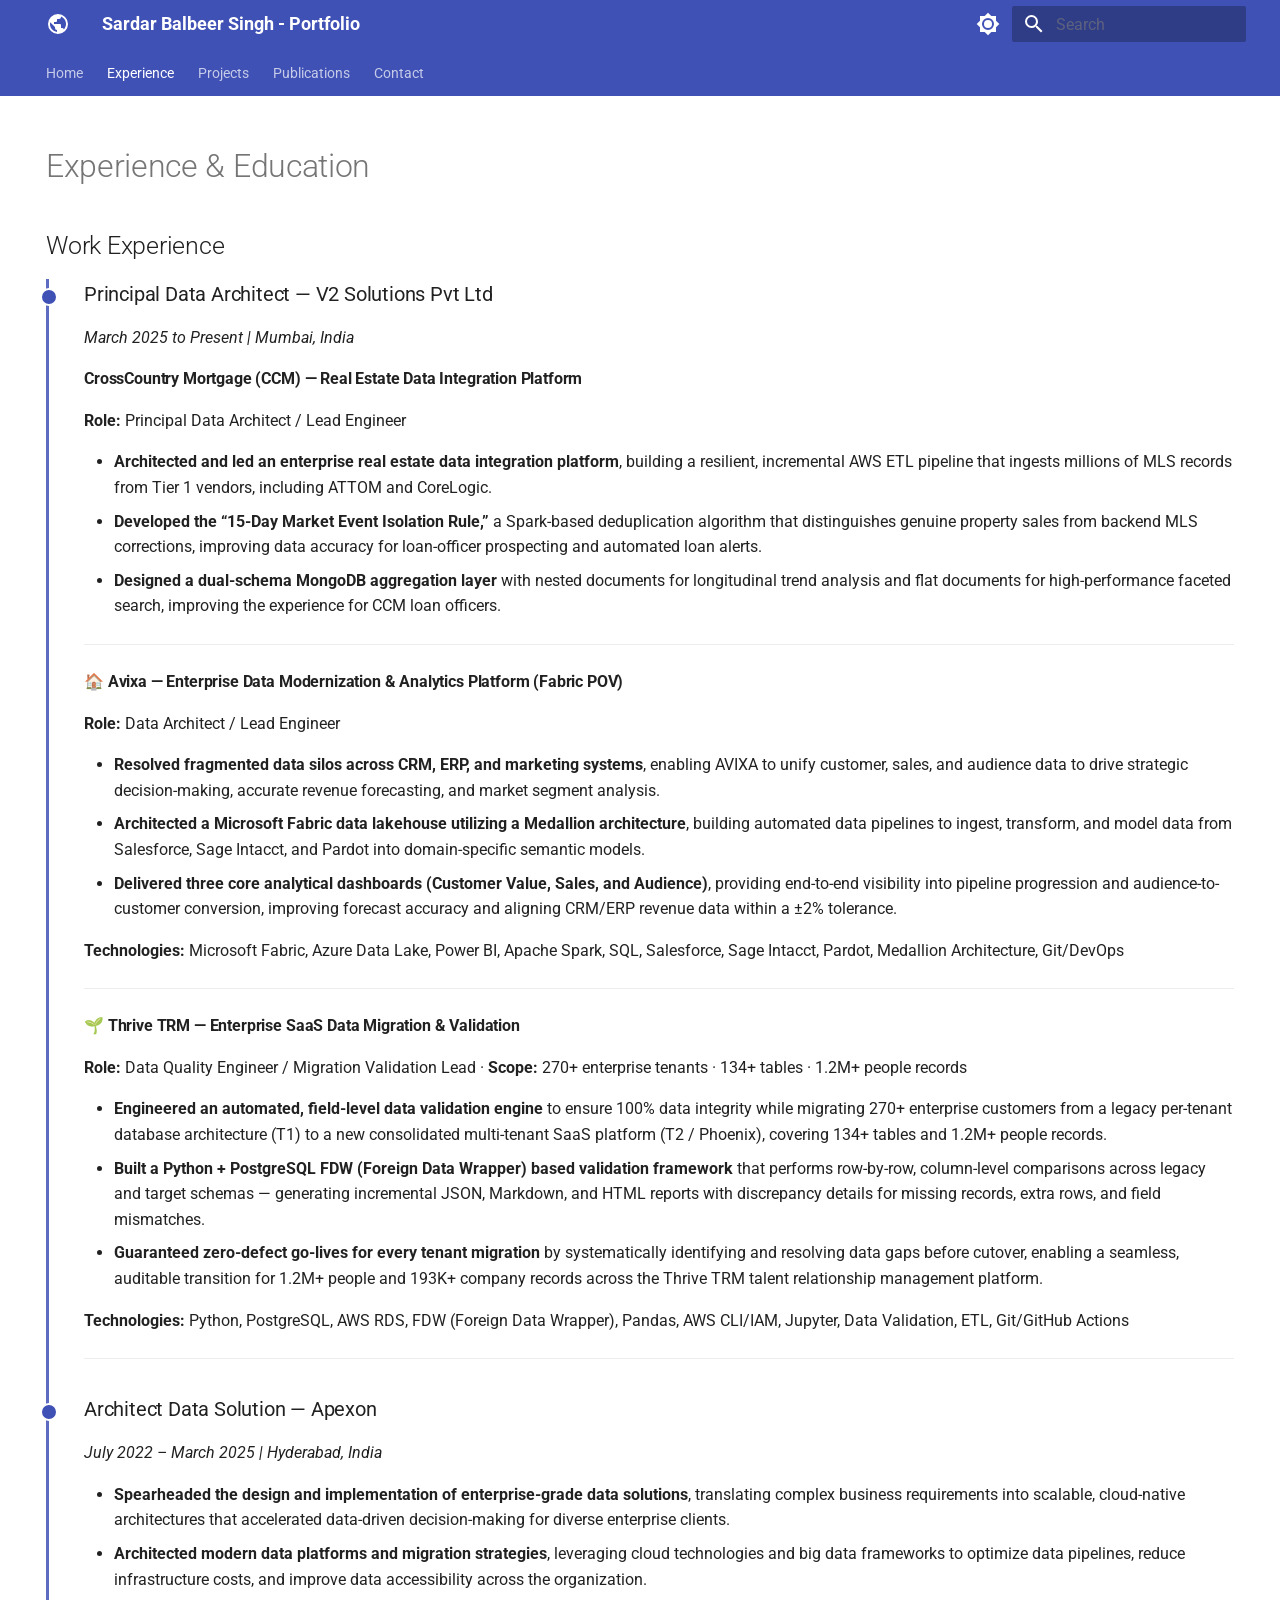
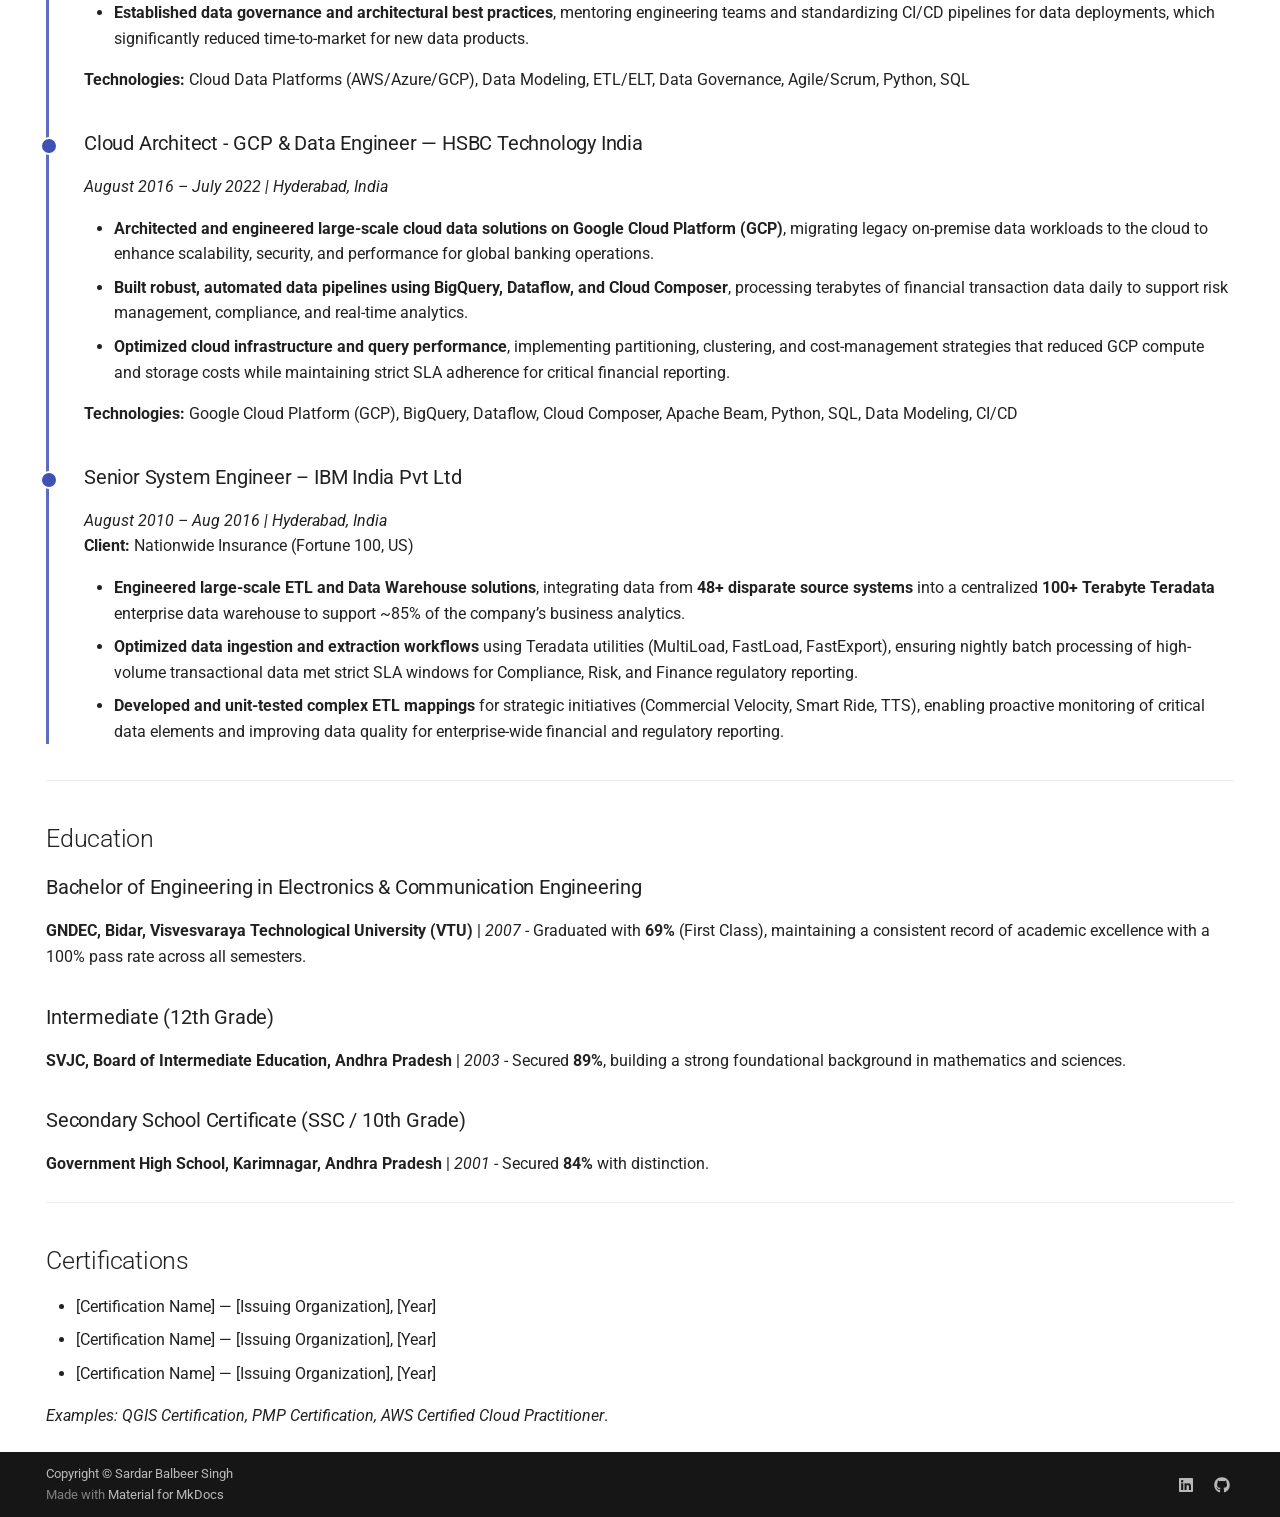
<file: experience/index.html>
<!doctype html>
<html lang="en" class="no-js">
  <head>
    
      <meta charset="utf-8">
      <meta name="viewport" content="width=device-width,initial-scale=1">
      
        <meta name="description" content="Portfolio of Sardar Balbeer Singh — GIS, Remote Sensing, Spatial Data Science, and Data Engineering">
      
      
        <meta name="author" content="Sardar Balbeer Singh">
      
      
      
        <link rel="prev" href="..">
      
      
        <link rel="next" href="../projects/">
      
      
        
      
      
      <link rel="icon" href="../assets/images/favicon.png">
      <meta name="generator" content="mkdocs-1.6.1, mkdocs-material-9.8.1">
    
    
      
        <title>Experience - Sardar Balbeer Singh - Portfolio</title>
      
    
    
      <link rel="stylesheet" href="../assets/stylesheets/main.57a0d79d.min.css">
      
        
        <link rel="stylesheet" href="../assets/stylesheets/palette.fb2fffe2.min.css">
      
      


    
    
      
    
    
      
        
        
        <link rel="preconnect" href="https://fonts.gstatic.com" crossorigin>
        <link rel="stylesheet" href="https://fonts.googleapis.com/css?family=Roboto:300,300i,400,400i,700,700i%7CRoboto+Mono:400,400i,700,700i&display=fallback">
        <style>:root{--md-text-font:"Roboto";--md-code-font:"Roboto Mono"}</style>
      
    
    
      <link rel="stylesheet" href="../assets/css/extra.css">
    
      <link rel="stylesheet" href="../assets/css/custom.css">
    
    <script>__md_scope=new URL("..",location),__md_hash=e=>[...e].reduce(((e,_)=>(e<<5)-e+_.charCodeAt(0)),0),__md_get=(e,_=localStorage,t=__md_scope)=>JSON.parse(_.getItem(t.pathname+"."+e)),__md_set=(e,_,t=localStorage,a=__md_scope)=>{try{t.setItem(a.pathname+"."+e,JSON.stringify(_))}catch(e){}}</script>
    
      

    
    
  </head>
  
  
    
    
      
    
    
    
    
    <body dir="ltr" data-md-color-scheme="default" data-md-color-primary="indigo" data-md-color-accent="blue">
  
    
    <input class="md-toggle" data-md-toggle="drawer" type="checkbox" id="__drawer" autocomplete="off">
    <input class="md-toggle" data-md-toggle="search" type="checkbox" id="__search" autocomplete="off">
    <label class="md-overlay" for="__drawer"></label>
    <div data-md-component="skip">
      
        
        <a href="#experience-education" class="md-skip">
          Skip to content
        </a>
      
    </div>
    <div data-md-component="announce">
      
    </div>
    
    
      

<header class="md-header" data-md-component="header">
  <nav class="md-header__inner md-grid" aria-label="Header">
    <a href=".." title="Sardar Balbeer Singh - Portfolio" class="md-header__button md-logo" aria-label="Sardar Balbeer Singh - Portfolio" data-md-component="logo">
      
  
  <svg xmlns="http://www.w3.org/2000/svg" viewBox="0 0 24 24"><path d="M17.9 17.39c-.26-.8-1.01-1.39-1.9-1.39h-1v-3a1 1 0 0 0-1-1H8v-2h2a1 1 0 0 0 1-1V7h2a2 2 0 0 0 2-2v-.41a7.984 7.984 0 0 1 2.9 12.8M11 19.93c-3.95-.49-7-3.85-7-7.93 0-.62.08-1.22.21-1.79L9 15v1a2 2 0 0 0 2 2m1-16A10 10 0 0 0 2 12a10 10 0 0 0 10 10 10 10 0 0 0 10-10A10 10 0 0 0 12 2"/></svg>

    </a>
    <label class="md-header__button md-icon" for="__drawer">
      
      <svg xmlns="http://www.w3.org/2000/svg" viewBox="0 0 24 24"><path d="M3 6h18v2H3zm0 5h18v2H3zm0 5h18v2H3z"/></svg>
    </label>
    <div class="md-header__title" data-md-component="header-title">
      <div class="md-header__ellipsis">
        <div class="md-header__topic">
          <span class="md-ellipsis">
            Sardar Balbeer Singh - Portfolio
          </span>
        </div>
        <div class="md-header__topic" data-md-component="header-topic">
          <span class="md-ellipsis">
            
              Experience
            
          </span>
        </div>
      </div>
    </div>
    
      
        <form class="md-header__option" data-md-component="palette">
  
    
    
    
    <input class="md-option" data-md-color-media="" data-md-color-scheme="default" data-md-color-primary="indigo" data-md-color-accent="blue"  aria-label="Switch to dark mode"  type="radio" name="__palette" id="__palette_0">
    
      <label class="md-header__button md-icon" title="Switch to dark mode" for="__palette_1" hidden>
        <svg xmlns="http://www.w3.org/2000/svg" viewBox="0 0 24 24"><path d="M12 8a4 4 0 0 0-4 4 4 4 0 0 0 4 4 4 4 0 0 0 4-4 4 4 0 0 0-4-4m0 10a6 6 0 0 1-6-6 6 6 0 0 1 6-6 6 6 0 0 1 6 6 6 6 0 0 1-6 6m8-9.31V4h-4.69L12 .69 8.69 4H4v4.69L.69 12 4 15.31V20h4.69L12 23.31 15.31 20H20v-4.69L23.31 12z"/></svg>
      </label>
    
  
    
    
    
    <input class="md-option" data-md-color-media="" data-md-color-scheme="slate" data-md-color-primary="indigo" data-md-color-accent="blue"  aria-label="Switch to light mode"  type="radio" name="__palette" id="__palette_1">
    
      <label class="md-header__button md-icon" title="Switch to light mode" for="__palette_0" hidden>
        <svg xmlns="http://www.w3.org/2000/svg" viewBox="0 0 24 24"><path d="M12 18c-.89 0-1.74-.2-2.5-.55C11.56 16.5 13 14.42 13 12s-1.44-4.5-3.5-5.45C10.26 6.2 11.11 6 12 6a6 6 0 0 1 6 6 6 6 0 0 1-6 6m8-9.31V4h-4.69L12 .69 8.69 4H4v4.69L.69 12 4 15.31V20h4.69L12 23.31 15.31 20H20v-4.69L23.31 12z"/></svg>
      </label>
    
  
</form>
      
    
    
      <script>var palette=__md_get("__palette");if(palette&&palette.color){if("(prefers-color-scheme)"===palette.color.media){var media=matchMedia("(prefers-color-scheme: light)"),input=document.querySelector(media.matches?"[data-md-color-media='(prefers-color-scheme: light)']":"[data-md-color-media='(prefers-color-scheme: dark)']");palette.color.media=input.getAttribute("data-md-color-media"),palette.color.scheme=input.getAttribute("data-md-color-scheme"),palette.color.primary=input.getAttribute("data-md-color-primary"),palette.color.accent=input.getAttribute("data-md-color-accent")}for(var[key,value]of Object.entries(palette.color))document.body.setAttribute("data-md-color-"+key,value)}</script>
    
    
    
      
      
        <label class="md-header__button md-icon" for="__search">
          
          <svg xmlns="http://www.w3.org/2000/svg" viewBox="0 0 24 24"><path d="M9.5 3A6.5 6.5 0 0 1 16 9.5c0 1.61-.59 3.09-1.56 4.23l.27.27h.79l5 5-1.5 1.5-5-5v-.79l-.27-.27A6.52 6.52 0 0 1 9.5 16 6.5 6.5 0 0 1 3 9.5 6.5 6.5 0 0 1 9.5 3m0 2C7 5 5 7 5 9.5S7 14 9.5 14 14 12 14 9.5 12 5 9.5 5"/></svg>
        </label>
        <div class="md-search" data-md-component="search" role="dialog">
  <label class="md-search__overlay" for="__search"></label>
  <div class="md-search__inner" role="search">
    <form class="md-search__form" name="search">
      <input type="text" class="md-search__input" name="query" aria-label="Search" placeholder="Search" autocapitalize="off" autocorrect="off" autocomplete="off" spellcheck="false" data-md-component="search-query" required>
      <label class="md-search__icon md-icon" for="__search">
        
        <svg xmlns="http://www.w3.org/2000/svg" viewBox="0 0 24 24"><path d="M9.5 3A6.5 6.5 0 0 1 16 9.5c0 1.61-.59 3.09-1.56 4.23l.27.27h.79l5 5-1.5 1.5-5-5v-.79l-.27-.27A6.52 6.52 0 0 1 9.5 16 6.5 6.5 0 0 1 3 9.5 6.5 6.5 0 0 1 9.5 3m0 2C7 5 5 7 5 9.5S7 14 9.5 14 14 12 14 9.5 12 5 9.5 5"/></svg>
        
        <svg xmlns="http://www.w3.org/2000/svg" viewBox="0 0 24 24"><path d="M20 11v2H8l5.5 5.5-1.42 1.42L4.16 12l7.92-7.92L13.5 5.5 8 11z"/></svg>
      </label>
      <nav class="md-search__options" aria-label="Search">
        
        <button type="reset" class="md-search__icon md-icon" title="Clear" aria-label="Clear" tabindex="-1">
          
          <svg xmlns="http://www.w3.org/2000/svg" viewBox="0 0 24 24"><path d="M19 6.41 17.59 5 12 10.59 6.41 5 5 6.41 10.59 12 5 17.59 6.41 19 12 13.41 17.59 19 19 17.59 13.41 12z"/></svg>
        </button>
      </nav>
      
    </form>
    <div class="md-search__output">
      <div class="md-search__scrollwrap" tabindex="0" data-md-scrollfix>
        <div class="md-search-result" data-md-component="search-result">
          <div class="md-search-result__meta">
            Initializing search
          </div>
          <ol class="md-search-result__list" role="presentation"></ol>
        </div>
      </div>
    </div>
  </div>
</div>
      
    
    
  </nav>
  
</header>
    
    <div class="md-container" data-md-component="container">
      
      
        
          
            
<nav class="md-tabs" aria-label="Tabs" data-md-component="tabs">
  <div class="md-grid">
    <ul class="md-tabs__list">
      
        
  
  
  
  
    <li class="md-tabs__item">
      <a href=".." class="md-tabs__link">
        
  
  
    
  
  Home

      </a>
    </li>
  

      
        
  
  
  
    
  
  
    <li class="md-tabs__item md-tabs__item--active">
      <a href="./" class="md-tabs__link">
        
  
  
    
  
  Experience

      </a>
    </li>
  

      
        
  
  
  
  
    
    
      <li class="md-tabs__item">
        <a href="../projects/" class="md-tabs__link">
          
  
  
  Projects

        </a>
      </li>
    
  

      
        
  
  
  
  
    <li class="md-tabs__item">
      <a href="../publications/" class="md-tabs__link">
        
  
  
    
  
  Publications

      </a>
    </li>
  

      
        
  
  
  
  
    <li class="md-tabs__item">
      <a href="../contact/" class="md-tabs__link">
        
  
  
    
  
  Contact

      </a>
    </li>
  

      
    </ul>
  </div>
</nav>
          
        
      
      <main class="md-main" data-md-component="main">
        <div class="md-main__inner md-grid">
          
            
              
                
              
              <div class="md-sidebar md-sidebar--primary" data-md-component="sidebar" data-md-type="navigation" hidden>
                <div class="md-sidebar__scrollwrap">
                  <div class="md-sidebar__inner">
                    


  


<nav class="md-nav md-nav--primary md-nav--lifted" aria-label="Navigation" data-md-level="0">
  <label class="md-nav__title" for="__drawer">
    <a href=".." title="Sardar Balbeer Singh - Portfolio" class="md-nav__button md-logo" aria-label="Sardar Balbeer Singh - Portfolio" data-md-component="logo">
      
  
  <svg xmlns="http://www.w3.org/2000/svg" viewBox="0 0 24 24"><path d="M17.9 17.39c-.26-.8-1.01-1.39-1.9-1.39h-1v-3a1 1 0 0 0-1-1H8v-2h2a1 1 0 0 0 1-1V7h2a2 2 0 0 0 2-2v-.41a7.984 7.984 0 0 1 2.9 12.8M11 19.93c-3.95-.49-7-3.85-7-7.93 0-.62.08-1.22.21-1.79L9 15v1a2 2 0 0 0 2 2m1-16A10 10 0 0 0 2 12a10 10 0 0 0 10 10 10 10 0 0 0 10-10A10 10 0 0 0 12 2"/></svg>

    </a>
    Sardar Balbeer Singh - Portfolio
  </label>
  
  <ul class="md-nav__list" data-md-scrollfix>
    
      
      
  
  
  
  
    <li class="md-nav__item">
      <a href=".." class="md-nav__link">
        
  
  
  <span class="md-ellipsis">
    
  
    Home
  

    
  </span>
  
  

      </a>
    </li>
  

    
      
      
  
  
    
  
  
  
    <li class="md-nav__item md-nav__item--active">
      
      <input class="md-nav__toggle md-toggle" type="checkbox" id="__toc">
      
      
        
      
      
        <label class="md-nav__link md-nav__link--active" for="__toc">
          
  
  
  <span class="md-ellipsis">
    
  
    Experience
  

    
  </span>
  
  

          <span class="md-nav__icon md-icon"></span>
        </label>
      
      <a href="./" class="md-nav__link md-nav__link--active">
        
  
  
  <span class="md-ellipsis">
    
  
    Experience
  

    
  </span>
  
  

      </a>
      
        

<nav class="md-nav md-nav--secondary" aria-label="Table of contents">
  
  
  
    
  
  
    <label class="md-nav__title" for="__toc">
      <span class="md-nav__icon md-icon"></span>
      Table of contents
    </label>
    <ul class="md-nav__list" data-md-component="toc" data-md-scrollfix>
      
        <li class="md-nav__item">
  <a href="#work-experience" class="md-nav__link">
    <span class="md-ellipsis">
      
        Work Experience
      
    </span>
  </a>
  
    <nav class="md-nav" aria-label="Work Experience">
      <ul class="md-nav__list">
        
          <li class="md-nav__item">
  <a href="#principal-data-architect-v2-solutions-pvt-ltd" class="md-nav__link">
    <span class="md-ellipsis">
      
        Principal Data Architect — V2 Solutions Pvt Ltd
      
    </span>
  </a>
  
    <nav class="md-nav" aria-label="Principal Data Architect — V2 Solutions Pvt Ltd">
      <ul class="md-nav__list">
        
          <li class="md-nav__item">
  <a href="#crosscountry-mortgage-ccm-real-estate-data-integration-platform" class="md-nav__link">
    <span class="md-ellipsis">
      
        CrossCountry Mortgage (CCM) — Real Estate Data Integration Platform
      
    </span>
  </a>
  
</li>
        
          <li class="md-nav__item">
  <a href="#avixa-enterprise-data-modernization-analytics-platform-fabric-pov" class="md-nav__link">
    <span class="md-ellipsis">
      
        🏠 Avixa — Enterprise Data Modernization &amp; Analytics Platform (Fabric POV)
      
    </span>
  </a>
  
</li>
        
          <li class="md-nav__item">
  <a href="#thrive-trm-enterprise-saas-data-migration-validation" class="md-nav__link">
    <span class="md-ellipsis">
      
        🌱 Thrive TRM — Enterprise SaaS Data Migration &amp; Validation
      
    </span>
  </a>
  
</li>
        
      </ul>
    </nav>
  
</li>
        
          <li class="md-nav__item">
  <a href="#architect-data-solution-apexon" class="md-nav__link">
    <span class="md-ellipsis">
      
        Architect Data Solution — Apexon
      
    </span>
  </a>
  
</li>
        
          <li class="md-nav__item">
  <a href="#cloud-architect-gcp-data-engineer-hsbc-technology-india" class="md-nav__link">
    <span class="md-ellipsis">
      
        Cloud Architect - GCP &amp; Data Engineer — HSBC Technology India
      
    </span>
  </a>
  
</li>
        
          <li class="md-nav__item">
  <a href="#senior-system-engineer-ibm-india-pvt-ltd" class="md-nav__link">
    <span class="md-ellipsis">
      
        Senior System Engineer – IBM India Pvt Ltd
      
    </span>
  </a>
  
</li>
        
      </ul>
    </nav>
  
</li>
      
        <li class="md-nav__item">
  <a href="#education" class="md-nav__link">
    <span class="md-ellipsis">
      
        Education
      
    </span>
  </a>
  
    <nav class="md-nav" aria-label="Education">
      <ul class="md-nav__list">
        
          <li class="md-nav__item">
  <a href="#bachelor-of-engineering-in-electronics-communication-engineering" class="md-nav__link">
    <span class="md-ellipsis">
      
        Bachelor of Engineering in Electronics &amp; Communication Engineering
      
    </span>
  </a>
  
</li>
        
          <li class="md-nav__item">
  <a href="#intermediate-12th-grade" class="md-nav__link">
    <span class="md-ellipsis">
      
        Intermediate (12th Grade)
      
    </span>
  </a>
  
</li>
        
          <li class="md-nav__item">
  <a href="#secondary-school-certificate-ssc-10th-grade" class="md-nav__link">
    <span class="md-ellipsis">
      
        Secondary School Certificate (SSC / 10th Grade)
      
    </span>
  </a>
  
</li>
        
      </ul>
    </nav>
  
</li>
      
        <li class="md-nav__item">
  <a href="#certifications" class="md-nav__link">
    <span class="md-ellipsis">
      
        Certifications
      
    </span>
  </a>
  
</li>
      
    </ul>
  
</nav>
      
    </li>
  

    
      
      
  
  
  
  
    
    
    
    
      
      
    
    
    <li class="md-nav__item md-nav__item--nested">
      
        
        
        <input class="md-nav__toggle md-toggle " type="checkbox" id="__nav_3" >
        
          
          <label class="md-nav__link" for="__nav_3" id="__nav_3_label" tabindex="0">
            
  
  
  <span class="md-ellipsis">
    
  
    Projects
  

    
  </span>
  
  

            <span class="md-nav__icon md-icon"></span>
          </label>
        
        <nav class="md-nav" data-md-level="1" aria-labelledby="__nav_3_label" aria-expanded="false">
          <label class="md-nav__title" for="__nav_3">
            <span class="md-nav__icon md-icon"></span>
            
  
    Projects
  

          </label>
          <ul class="md-nav__list" data-md-scrollfix>
            
              
                
  
  
  
  
    <li class="md-nav__item">
      <a href="../projects/" class="md-nav__link">
        
  
  
  <span class="md-ellipsis">
    
  
    Projects Overview
  

    
  </span>
  
  

      </a>
    </li>
  

              
            
              
                
  
  
  
  
    <li class="md-nav__item">
      <a href="../projects/ccm-realtor-prospecting-platform/" class="md-nav__link">
        
  
  
  <span class="md-ellipsis">
    
  
    CCM Realtor Prospecting Platform
  

    
  </span>
  
  

      </a>
    </li>
  

              
            
              
                
  
  
  
  
    <li class="md-nav__item">
      <a href="../projects/thrive-trm-migration/" class="md-nav__link">
        
  
  
  <span class="md-ellipsis">
    
  
    Thrive TRM Data Migration & Validation
  

    
  </span>
  
  

      </a>
    </li>
  

              
            
              
                
  
  
  
  
    <li class="md-nav__item">
      <a href="../projects/avixa-fabric-pov/" class="md-nav__link">
        
  
  
  <span class="md-ellipsis">
    
  
    Avixa Fabric POV
  

    
  </span>
  
  

      </a>
    </li>
  

              
            
              
                
  
  
  
  
    <li class="md-nav__item">
      <a href="../projects/nationwide-data-warehouse/" class="md-nav__link">
        
  
  
  <span class="md-ellipsis">
    
  
    Nationwide Data Warehouse
  

    
  </span>
  
  

      </a>
    </li>
  

              
            
              
                
  
  
  
  
    <li class="md-nav__item">
      <a href="../projects/sample-notebook/" class="md-nav__link">
        
  
  
  <span class="md-ellipsis">
    
  
    Sample Notebook
  

    
  </span>
  
  

      </a>
    </li>
  

              
            
          </ul>
        </nav>
      
    </li>
  

    
      
      
  
  
  
  
    <li class="md-nav__item">
      <a href="../publications/" class="md-nav__link">
        
  
  
  <span class="md-ellipsis">
    
  
    Publications
  

    
  </span>
  
  

      </a>
    </li>
  

    
      
      
  
  
  
  
    <li class="md-nav__item">
      <a href="../contact/" class="md-nav__link">
        
  
  
  <span class="md-ellipsis">
    
  
    Contact
  

    
  </span>
  
  

      </a>
    </li>
  

    
  </ul>
</nav>
                  </div>
                </div>
              </div>
            
            
              
                
              
              <div class="md-sidebar md-sidebar--secondary" data-md-component="sidebar" data-md-type="toc" hidden>
                <div class="md-sidebar__scrollwrap">
                  <div class="md-sidebar__inner">
                    

<nav class="md-nav md-nav--secondary" aria-label="Table of contents">
  
  
  
    
  
  
    <label class="md-nav__title" for="__toc">
      <span class="md-nav__icon md-icon"></span>
      Table of contents
    </label>
    <ul class="md-nav__list" data-md-component="toc" data-md-scrollfix>
      
        <li class="md-nav__item">
  <a href="#work-experience" class="md-nav__link">
    <span class="md-ellipsis">
      
        Work Experience
      
    </span>
  </a>
  
    <nav class="md-nav" aria-label="Work Experience">
      <ul class="md-nav__list">
        
          <li class="md-nav__item">
  <a href="#principal-data-architect-v2-solutions-pvt-ltd" class="md-nav__link">
    <span class="md-ellipsis">
      
        Principal Data Architect — V2 Solutions Pvt Ltd
      
    </span>
  </a>
  
    <nav class="md-nav" aria-label="Principal Data Architect — V2 Solutions Pvt Ltd">
      <ul class="md-nav__list">
        
          <li class="md-nav__item">
  <a href="#crosscountry-mortgage-ccm-real-estate-data-integration-platform" class="md-nav__link">
    <span class="md-ellipsis">
      
        CrossCountry Mortgage (CCM) — Real Estate Data Integration Platform
      
    </span>
  </a>
  
</li>
        
          <li class="md-nav__item">
  <a href="#avixa-enterprise-data-modernization-analytics-platform-fabric-pov" class="md-nav__link">
    <span class="md-ellipsis">
      
        🏠 Avixa — Enterprise Data Modernization &amp; Analytics Platform (Fabric POV)
      
    </span>
  </a>
  
</li>
        
          <li class="md-nav__item">
  <a href="#thrive-trm-enterprise-saas-data-migration-validation" class="md-nav__link">
    <span class="md-ellipsis">
      
        🌱 Thrive TRM — Enterprise SaaS Data Migration &amp; Validation
      
    </span>
  </a>
  
</li>
        
      </ul>
    </nav>
  
</li>
        
          <li class="md-nav__item">
  <a href="#architect-data-solution-apexon" class="md-nav__link">
    <span class="md-ellipsis">
      
        Architect Data Solution — Apexon
      
    </span>
  </a>
  
</li>
        
          <li class="md-nav__item">
  <a href="#cloud-architect-gcp-data-engineer-hsbc-technology-india" class="md-nav__link">
    <span class="md-ellipsis">
      
        Cloud Architect - GCP &amp; Data Engineer — HSBC Technology India
      
    </span>
  </a>
  
</li>
        
          <li class="md-nav__item">
  <a href="#senior-system-engineer-ibm-india-pvt-ltd" class="md-nav__link">
    <span class="md-ellipsis">
      
        Senior System Engineer – IBM India Pvt Ltd
      
    </span>
  </a>
  
</li>
        
      </ul>
    </nav>
  
</li>
      
        <li class="md-nav__item">
  <a href="#education" class="md-nav__link">
    <span class="md-ellipsis">
      
        Education
      
    </span>
  </a>
  
    <nav class="md-nav" aria-label="Education">
      <ul class="md-nav__list">
        
          <li class="md-nav__item">
  <a href="#bachelor-of-engineering-in-electronics-communication-engineering" class="md-nav__link">
    <span class="md-ellipsis">
      
        Bachelor of Engineering in Electronics &amp; Communication Engineering
      
    </span>
  </a>
  
</li>
        
          <li class="md-nav__item">
  <a href="#intermediate-12th-grade" class="md-nav__link">
    <span class="md-ellipsis">
      
        Intermediate (12th Grade)
      
    </span>
  </a>
  
</li>
        
          <li class="md-nav__item">
  <a href="#secondary-school-certificate-ssc-10th-grade" class="md-nav__link">
    <span class="md-ellipsis">
      
        Secondary School Certificate (SSC / 10th Grade)
      
    </span>
  </a>
  
</li>
        
      </ul>
    </nav>
  
</li>
      
        <li class="md-nav__item">
  <a href="#certifications" class="md-nav__link">
    <span class="md-ellipsis">
      
        Certifications
      
    </span>
  </a>
  
</li>
      
    </ul>
  
</nav>
                  </div>
                </div>
              </div>
            
          
          
            <div class="md-content" data-md-component="content">
              
              <article class="md-content__inner md-typeset">
                
                  
  




<!--
CHECKLIST FOR THIS PAGE:
- [ ] Replace each [YOUR ...] placeholder with your actual information
- [ ] Add or remove job entries as needed (copy the format of an existing entry)
- [ ] Add or remove education entries
- [ ] Add or remove certifications
-->

<h1 id="experience-education">Experience &amp; Education</h1>
<h2 id="work-experience">Work Experience</h2>
<div class="timeline">
<div class="timeline-entry">
<h3 id="principal-data-architect-v2-solutions-pvt-ltd">Principal Data Architect — V2 Solutions Pvt Ltd</h3>
<p><em>March 2025 to Present | Mumbai, India</em></p>
<h4 id="crosscountry-mortgage-ccm-real-estate-data-integration-platform">CrossCountry Mortgage (CCM) — Real Estate Data Integration Platform</h4>
<p><strong>Role:</strong> Principal Data Architect / Lead Engineer</p>
<ul>
<li><strong>Architected and led an enterprise real estate data integration platform</strong>, building a resilient, incremental AWS ETL pipeline that ingests millions of MLS records from Tier 1 vendors, including ATTOM and CoreLogic.</li>
<li><strong>Developed the “15-Day Market Event Isolation Rule,”</strong> a Spark-based deduplication algorithm that distinguishes genuine property sales from backend MLS corrections, improving data accuracy for loan-officer prospecting and automated loan alerts.</li>
<li><strong>Designed a dual-schema MongoDB aggregation layer</strong> with nested documents for longitudinal trend analysis and flat documents for high-performance faceted search, improving the experience for CCM loan officers.</li>
</ul>
<hr />
<h4 id="avixa-enterprise-data-modernization-analytics-platform-fabric-pov">🏠 Avixa — Enterprise Data Modernization &amp; Analytics Platform (Fabric POV)</h4>
<p><strong>Role:</strong> Data Architect / Lead Engineer</p>
<ul>
<li><strong>Resolved fragmented data silos across CRM, ERP, and marketing systems</strong>, enabling AVIXA to unify customer, sales, and audience data to drive strategic decision-making, accurate revenue forecasting, and market segment analysis.</li>
<li><strong>Architected a Microsoft Fabric data lakehouse utilizing a Medallion architecture</strong>, building automated data pipelines to ingest, transform, and model data from Salesforce, Sage Intacct, and Pardot into domain-specific semantic models.</li>
<li><strong>Delivered three core analytical dashboards (Customer Value, Sales, and Audience)</strong>, providing end-to-end visibility into pipeline progression and audience-to-customer conversion, improving forecast accuracy and aligning CRM/ERP revenue data within a ±2% tolerance.</li>
</ul>
<p><strong>Technologies:</strong> Microsoft Fabric, Azure Data Lake, Power BI, Apache Spark, SQL, Salesforce, Sage Intacct, Pardot, Medallion Architecture, Git/DevOps</p>
<hr />
<h4 id="thrive-trm-enterprise-saas-data-migration-validation">🌱 Thrive TRM — Enterprise SaaS Data Migration &amp; Validation</h4>
<p><strong>Role:</strong> Data Quality Engineer / Migration Validation Lead · <strong>Scope:</strong> 270+ enterprise tenants · 134+ tables · 1.2M+ people records</p>
<ul>
<li><strong>Engineered an automated, field-level data validation engine</strong> to ensure 100% data integrity while migrating 270+ enterprise customers from a legacy per-tenant database architecture (T1) to a new consolidated multi-tenant SaaS platform (T2 / Phoenix), covering 134+ tables and 1.2M+ people records.</li>
<li><strong>Built a Python + PostgreSQL FDW (Foreign Data Wrapper) based validation framework</strong> that performs row-by-row, column-level comparisons across legacy and target schemas — generating incremental JSON, Markdown, and HTML reports with discrepancy details for missing records, extra rows, and field mismatches.</li>
<li><strong>Guaranteed zero-defect go-lives for every tenant migration</strong> by systematically identifying and resolving data gaps before cutover, enabling a seamless, auditable transition for 1.2M+ people and 193K+ company records across the Thrive TRM talent relationship management platform.</li>
</ul>
<p><strong>Technologies:</strong> Python, PostgreSQL, AWS RDS, FDW (Foreign Data Wrapper), Pandas, AWS CLI/IAM, Jupyter, Data Validation, ETL, Git/GitHub Actions</p>
<hr />
</div>
<div class="timeline-entry">
<h3 id="architect-data-solution-apexon">Architect Data Solution — Apexon</h3>
<p><em>July 2022 – March 2025 | Hyderabad, India</em></p>
<ul>
<li><strong>Spearheaded the design and implementation of enterprise-grade data solutions</strong>, translating complex business requirements into scalable, cloud-native architectures that accelerated data-driven decision-making for diverse enterprise clients.</li>
<li><strong>Architected modern data platforms and migration strategies</strong>, leveraging cloud technologies and big data frameworks to optimize data pipelines, reduce infrastructure costs, and improve data accessibility across the organization.</li>
<li><strong>Established data governance and architectural best practices</strong>, mentoring engineering teams and standardizing CI/CD pipelines for data deployments, which significantly reduced time-to-market for new data products.</li>
</ul>
<p><strong>Technologies:</strong> Cloud Data Platforms (AWS/Azure/GCP), Data Modeling, ETL/ELT, Data Governance, Agile/Scrum, Python, SQL</p>
</div>
<div class="timeline-entry">
<h3 id="cloud-architect-gcp-data-engineer-hsbc-technology-india">Cloud Architect - GCP &amp; Data Engineer — HSBC Technology India</h3>
<p><em>August 2016 – July 2022 | Hyderabad, India</em></p>
<ul>
<li><strong>Architected and engineered large-scale cloud data solutions on Google Cloud Platform (GCP)</strong>, migrating legacy on-premise data workloads to the cloud to enhance scalability, security, and performance for global banking operations.</li>
<li><strong>Built robust, automated data pipelines using BigQuery, Dataflow, and Cloud Composer</strong>, processing terabytes of financial transaction data daily to support risk management, compliance, and real-time analytics.</li>
<li><strong>Optimized cloud infrastructure and query performance</strong>, implementing partitioning, clustering, and cost-management strategies that reduced GCP compute and storage costs while maintaining strict SLA adherence for critical financial reporting.</li>
</ul>
<p><strong>Technologies:</strong> Google Cloud Platform (GCP), BigQuery, Dataflow, Cloud Composer, Apache Beam, Python, SQL, Data Modeling, CI/CD</p>
</div>
<div class="timeline-entry">
<h3 id="senior-system-engineer-ibm-india-pvt-ltd">Senior System Engineer – IBM India Pvt Ltd</h3>
<p><em>August 2010 – Aug 2016 | Hyderabad, India</em><br />
<strong>Client:</strong> Nationwide Insurance (Fortune 100, US)</p>
<ul>
<li><strong>Engineered large-scale ETL and Data Warehouse solutions</strong>, integrating data from <strong>48+ disparate source systems</strong> into a centralized <strong>100+ Terabyte Teradata</strong> enterprise data warehouse to support ~85% of the company’s business analytics.</li>
<li><strong>Optimized data ingestion and extraction workflows</strong> using Teradata utilities (MultiLoad, FastLoad, FastExport), ensuring nightly batch processing of high-volume transactional data met strict SLA windows for Compliance, Risk, and Finance regulatory reporting.</li>
<li><strong>Developed and unit-tested complex ETL mappings</strong> for strategic initiatives (Commercial Velocity, Smart Ride, TTS), enabling proactive monitoring of critical data elements and improving data quality for enterprise-wide financial and regulatory reporting.</li>
</ul>
</div>
</div>
<hr />
<h2 id="education">Education</h2>
<h3 id="bachelor-of-engineering-in-electronics-communication-engineering">Bachelor of Engineering in Electronics &amp; Communication Engineering</h3>
<p><strong>GNDEC, Bidar, Visvesvaraya Technological University (VTU)</strong> | <em>2007</em>
- Graduated with <strong>69%</strong> (First Class), maintaining a consistent record of academic excellence with a 100% pass rate across all semesters.</p>
<h3 id="intermediate-12th-grade">Intermediate (12th Grade)</h3>
<p><strong>SVJC, Board of Intermediate Education, Andhra Pradesh</strong> | <em>2003</em>
- Secured <strong>89%</strong>, building a strong foundational background in mathematics and sciences.</p>
<h3 id="secondary-school-certificate-ssc-10th-grade">Secondary School Certificate (SSC / 10th Grade)</h3>
<p><strong>Government High School, Karimnagar, Andhra Pradesh</strong> | <em>2001</em>
- Secured <strong>84%</strong> with distinction.</p>
<hr />
<h2 id="certifications">Certifications</h2>
<ul>
<li>[Certification Name] — [Issuing Organization], [Year]</li>
<li>[Certification Name] — [Issuing Organization], [Year]</li>
<li>[Certification Name] — [Issuing Organization], [Year]</li>
</ul>
<p><em>Examples: QGIS Certification, PMP Certification, AWS Certified Cloud Practitioner</em>.</p>







  
  




  



                
              </article>
            </div>
          
          
<script>var target=document.getElementById(location.hash.slice(1));target&&target.name&&(target.checked=target.name.startsWith("__tabbed_"))</script>
        </div>
        
          <button type="button" class="md-top md-icon" data-md-component="top" hidden>
  
  <svg xmlns="http://www.w3.org/2000/svg" viewBox="0 0 24 24"><path d="M13 20h-2V8l-5.5 5.5-1.42-1.42L12 4.16l7.92 7.92-1.42 1.42L13 8z"/></svg>
  Back to top
</button>
        
      </main>
      
        <footer class="md-footer">
  
  <div class="md-footer-meta md-typeset">
    <div class="md-footer-meta__inner md-grid">
      <div class="md-copyright">
  
    <div class="md-copyright__highlight">
      Copyright &copy; Sardar Balbeer Singh
    </div>
  
  
    Made with
    <a href="https://squidfunk.github.io/mkdocs-material/" target="_blank" rel="noopener">
      Material for MkDocs
    </a>
  
</div>
      
        
<div class="md-social">
  
    
    
    
    
      
      
    
    <a href="https://linkedin.com/in/balbeer-singh-bedi" target="_blank" rel="noopener" title="linkedin.com" class="md-social__link">
      <svg xmlns="http://www.w3.org/2000/svg" viewBox="0 0 448 512"><!--! Font Awesome Free 7.1.0 by @fontawesome - https://fontawesome.com License - https://fontawesome.com/license/free (Icons: CC BY 4.0, Fonts: SIL OFL 1.1, Code: MIT License) Copyright 2025 Fonticons, Inc.--><path d="M416 32H31.9C14.3 32 0 46.5 0 64.3v383.4C0 465.5 14.3 480 31.9 480H416c17.6 0 32-14.5 32-32.3V64.3c0-17.8-14.4-32.3-32-32.3M135.4 416H69V202.2h66.5V416zM102.2 96a38.5 38.5 0 1 1 0 77 38.5 38.5 0 1 1 0-77m282.1 320h-66.4V312c0-24.8-.5-56.7-34.5-56.7-34.6 0-39.9 27-39.9 54.9V416h-66.4V202.2h63.7v29.2h.9c8.9-16.8 30.6-34.5 62.9-34.5 67.2 0 79.7 44.3 79.7 101.9z"/></svg>
    </a>
  
    
    
    
    
      
      
    
    <a href="https://github.com/balbeer" target="_blank" rel="noopener" title="github.com" class="md-social__link">
      <svg xmlns="http://www.w3.org/2000/svg" viewBox="0 0 512 512"><!--! Font Awesome Free 7.1.0 by @fontawesome - https://fontawesome.com License - https://fontawesome.com/license/free (Icons: CC BY 4.0, Fonts: SIL OFL 1.1, Code: MIT License) Copyright 2025 Fonticons, Inc.--><path d="M173.9 397.4c0 2-2.3 3.6-5.2 3.6-3.3.3-5.6-1.3-5.6-3.6 0-2 2.3-3.6 5.2-3.6 3-.3 5.6 1.3 5.6 3.6m-31.1-4.5c-.7 2 1.3 4.3 4.3 4.9 2.6 1 5.6 0 6.2-2s-1.3-4.3-4.3-5.2c-2.6-.7-5.5.3-6.2 2.3m44.2-1.7c-2.9.7-4.9 2.6-4.6 4.9.3 2 2.9 3.3 5.9 2.6 2.9-.7 4.9-2.6 4.6-4.6-.3-1.9-3-3.2-5.9-2.9M252.8 8C114.1 8 8 113.3 8 252c0 110.9 69.8 205.8 169.5 239.2 12.8 2.3 17.3-5.6 17.3-12.1 0-6.2-.3-40.4-.3-61.4 0 0-70 15-84.7-29.8 0 0-11.4-29.1-27.8-36.6 0 0-22.9-15.7 1.6-15.4 0 0 24.9 2 38.6 25.8 21.9 38.6 58.6 27.5 72.9 20.9 2.3-16 8.8-27.1 16-33.7-55.9-6.2-112.3-14.3-112.3-110.5 0-27.5 7.6-41.3 23.6-58.9-2.6-6.5-11.1-33.3 2.6-67.9 20.9-6.5 69 27 69 27 20-5.6 41.5-8.5 62.8-8.5s42.8 2.9 62.8 8.5c0 0 48.1-33.6 69-27 13.7 34.7 5.2 61.4 2.6 67.9 16 17.7 25.8 31.5 25.8 58.9 0 96.5-58.9 104.2-114.8 110.5 9.2 7.9 17 22.9 17 46.4 0 33.7-.3 75.4-.3 83.6 0 6.5 4.6 14.4 17.3 12.1C436.2 457.8 504 362.9 504 252 504 113.3 391.5 8 252.8 8M105.2 352.9c-1.3 1-1 3.3.7 5.2 1.6 1.6 3.9 2.3 5.2 1 1.3-1 1-3.3-.7-5.2-1.6-1.6-3.9-2.3-5.2-1m-10.8-8.1c-.7 1.3.3 2.9 2.3 3.9 1.6 1 3.6.7 4.3-.7.7-1.3-.3-2.9-2.3-3.9-2-.6-3.6-.3-4.3.7m32.4 35.6c-1.6 1.3-1 4.3 1.3 6.2 2.3 2.3 5.2 2.6 6.5 1 1.3-1.3.7-4.3-1.3-6.2-2.2-2.3-5.2-2.6-6.5-1m-11.4-14.7c-1.6 1-1.6 3.6 0 5.9s4.3 3.3 5.6 2.3c1.6-1.3 1.6-3.9 0-6.2-1.4-2.3-4-3.3-5.6-2"/></svg>
    </a>
  
</div>
      
    </div>
  </div>
</footer>
      
    </div>
    <div class="md-dialog" data-md-component="dialog">
      <div class="md-dialog__inner md-typeset"></div>
    </div>
    
    
    
      
      
      <script id="__config" type="application/json">{"annotate": null, "base": "..", "features": ["navigation.tabs", "navigation.top", "content.code.copy"], "search": "../assets/javascripts/workers/search.a7633da7.min.js", "tags": null, "translations": {"clipboard.copied": "Copied to clipboard", "clipboard.copy": "Copy to clipboard", "search.result.more.one": "1 more on this page", "search.result.more.other": "# more on this page", "search.result.none": "No matching documents", "search.result.one": "1 matching document", "search.result.other": "# matching documents", "search.result.placeholder": "Type to start searching", "search.result.term.missing": "Missing", "select.version": "Select version"}, "version": null}</script>
    
    
      <script src="../assets/javascripts/bundle.a5f9d56c.min.js"></script>
      
    
  </body>
</html>
</file>
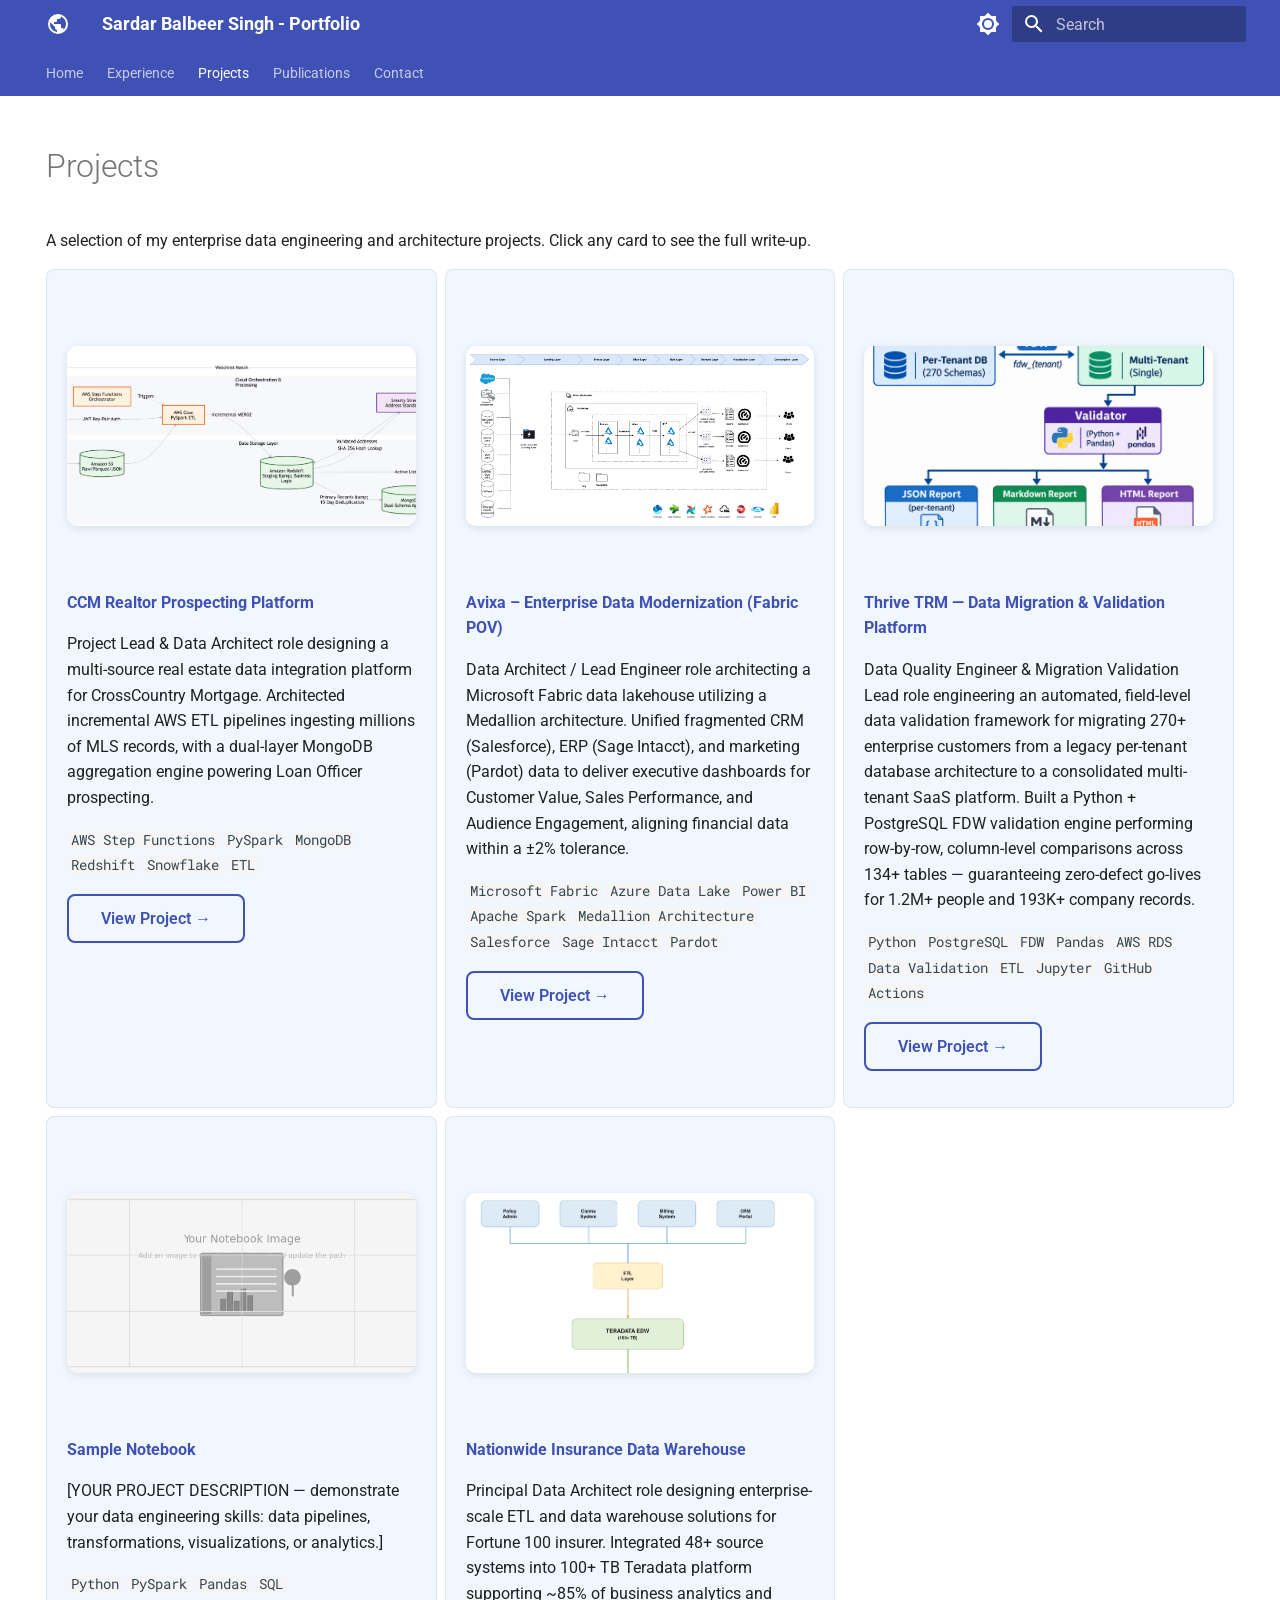
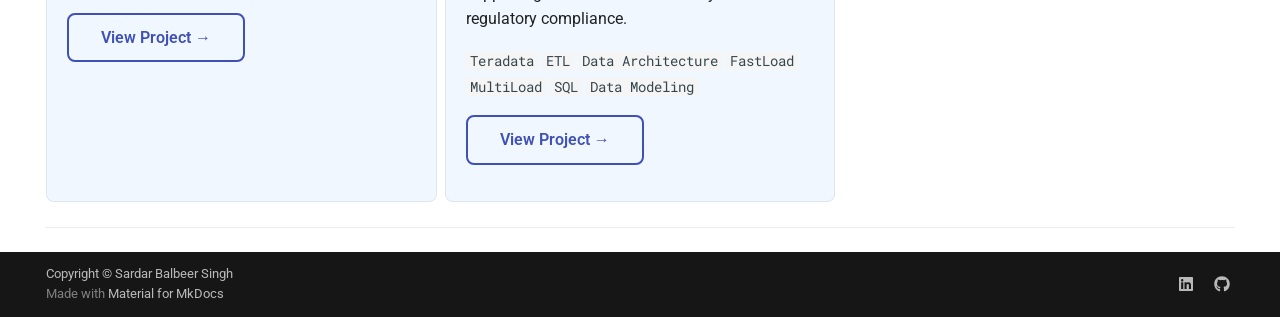
<file: projects/index.html>
<!doctype html>
<html lang="en" class="no-js">
  <head>
    
      <meta charset="utf-8">
      <meta name="viewport" content="width=device-width,initial-scale=1">
      
        <meta name="description" content="Portfolio of Sardar Balbeer Singh — GIS, Remote Sensing, Spatial Data Science, and Data Engineering">
      
      
        <meta name="author" content="Sardar Balbeer Singh">
      
      
      
        <link rel="prev" href="../experience/">
      
      
        <link rel="next" href="ccm-realtor-prospecting-platform/">
      
      
        
      
      
      <link rel="icon" href="../assets/images/favicon.png">
      <meta name="generator" content="mkdocs-1.6.1, mkdocs-material-9.8.1">
    
    
      
        <title>Projects Overview - Sardar Balbeer Singh - Portfolio</title>
      
    
    
      <link rel="stylesheet" href="../assets/stylesheets/main.57a0d79d.min.css">
      
        
        <link rel="stylesheet" href="../assets/stylesheets/palette.fb2fffe2.min.css">
      
      


    
    
      
    
    
      
        
        
        <link rel="preconnect" href="https://fonts.gstatic.com" crossorigin>
        <link rel="stylesheet" href="https://fonts.googleapis.com/css?family=Roboto:300,300i,400,400i,700,700i%7CRoboto+Mono:400,400i,700,700i&display=fallback">
        <style>:root{--md-text-font:"Roboto";--md-code-font:"Roboto Mono"}</style>
      
    
    
      <link rel="stylesheet" href="../assets/css/extra.css">
    
      <link rel="stylesheet" href="../assets/css/custom.css">
    
    <script>__md_scope=new URL("..",location),__md_hash=e=>[...e].reduce(((e,_)=>(e<<5)-e+_.charCodeAt(0)),0),__md_get=(e,_=localStorage,t=__md_scope)=>JSON.parse(_.getItem(t.pathname+"."+e)),__md_set=(e,_,t=localStorage,a=__md_scope)=>{try{t.setItem(a.pathname+"."+e,JSON.stringify(_))}catch(e){}}</script>
    
      

    
    
  </head>
  
  
    
    
      
    
    
    
    
    <body dir="ltr" data-md-color-scheme="default" data-md-color-primary="indigo" data-md-color-accent="blue">
  
    
    <input class="md-toggle" data-md-toggle="drawer" type="checkbox" id="__drawer" autocomplete="off">
    <input class="md-toggle" data-md-toggle="search" type="checkbox" id="__search" autocomplete="off">
    <label class="md-overlay" for="__drawer"></label>
    <div data-md-component="skip">
      
        
        <a href="#projects" class="md-skip">
          Skip to content
        </a>
      
    </div>
    <div data-md-component="announce">
      
    </div>
    
    
      

<header class="md-header" data-md-component="header">
  <nav class="md-header__inner md-grid" aria-label="Header">
    <a href=".." title="Sardar Balbeer Singh - Portfolio" class="md-header__button md-logo" aria-label="Sardar Balbeer Singh - Portfolio" data-md-component="logo">
      
  
  <svg xmlns="http://www.w3.org/2000/svg" viewBox="0 0 24 24"><path d="M17.9 17.39c-.26-.8-1.01-1.39-1.9-1.39h-1v-3a1 1 0 0 0-1-1H8v-2h2a1 1 0 0 0 1-1V7h2a2 2 0 0 0 2-2v-.41a7.984 7.984 0 0 1 2.9 12.8M11 19.93c-3.95-.49-7-3.85-7-7.93 0-.62.08-1.22.21-1.79L9 15v1a2 2 0 0 0 2 2m1-16A10 10 0 0 0 2 12a10 10 0 0 0 10 10 10 10 0 0 0 10-10A10 10 0 0 0 12 2"/></svg>

    </a>
    <label class="md-header__button md-icon" for="__drawer">
      
      <svg xmlns="http://www.w3.org/2000/svg" viewBox="0 0 24 24"><path d="M3 6h18v2H3zm0 5h18v2H3zm0 5h18v2H3z"/></svg>
    </label>
    <div class="md-header__title" data-md-component="header-title">
      <div class="md-header__ellipsis">
        <div class="md-header__topic">
          <span class="md-ellipsis">
            Sardar Balbeer Singh - Portfolio
          </span>
        </div>
        <div class="md-header__topic" data-md-component="header-topic">
          <span class="md-ellipsis">
            
              Projects Overview
            
          </span>
        </div>
      </div>
    </div>
    
      
        <form class="md-header__option" data-md-component="palette">
  
    
    
    
    <input class="md-option" data-md-color-media="" data-md-color-scheme="default" data-md-color-primary="indigo" data-md-color-accent="blue"  aria-label="Switch to dark mode"  type="radio" name="__palette" id="__palette_0">
    
      <label class="md-header__button md-icon" title="Switch to dark mode" for="__palette_1" hidden>
        <svg xmlns="http://www.w3.org/2000/svg" viewBox="0 0 24 24"><path d="M12 8a4 4 0 0 0-4 4 4 4 0 0 0 4 4 4 4 0 0 0 4-4 4 4 0 0 0-4-4m0 10a6 6 0 0 1-6-6 6 6 0 0 1 6-6 6 6 0 0 1 6 6 6 6 0 0 1-6 6m8-9.31V4h-4.69L12 .69 8.69 4H4v4.69L.69 12 4 15.31V20h4.69L12 23.31 15.31 20H20v-4.69L23.31 12z"/></svg>
      </label>
    
  
    
    
    
    <input class="md-option" data-md-color-media="" data-md-color-scheme="slate" data-md-color-primary="indigo" data-md-color-accent="blue"  aria-label="Switch to light mode"  type="radio" name="__palette" id="__palette_1">
    
      <label class="md-header__button md-icon" title="Switch to light mode" for="__palette_0" hidden>
        <svg xmlns="http://www.w3.org/2000/svg" viewBox="0 0 24 24"><path d="M12 18c-.89 0-1.74-.2-2.5-.55C11.56 16.5 13 14.42 13 12s-1.44-4.5-3.5-5.45C10.26 6.2 11.11 6 12 6a6 6 0 0 1 6 6 6 6 0 0 1-6 6m8-9.31V4h-4.69L12 .69 8.69 4H4v4.69L.69 12 4 15.31V20h4.69L12 23.31 15.31 20H20v-4.69L23.31 12z"/></svg>
      </label>
    
  
</form>
      
    
    
      <script>var palette=__md_get("__palette");if(palette&&palette.color){if("(prefers-color-scheme)"===palette.color.media){var media=matchMedia("(prefers-color-scheme: light)"),input=document.querySelector(media.matches?"[data-md-color-media='(prefers-color-scheme: light)']":"[data-md-color-media='(prefers-color-scheme: dark)']");palette.color.media=input.getAttribute("data-md-color-media"),palette.color.scheme=input.getAttribute("data-md-color-scheme"),palette.color.primary=input.getAttribute("data-md-color-primary"),palette.color.accent=input.getAttribute("data-md-color-accent")}for(var[key,value]of Object.entries(palette.color))document.body.setAttribute("data-md-color-"+key,value)}</script>
    
    
    
      
      
        <label class="md-header__button md-icon" for="__search">
          
          <svg xmlns="http://www.w3.org/2000/svg" viewBox="0 0 24 24"><path d="M9.5 3A6.5 6.5 0 0 1 16 9.5c0 1.61-.59 3.09-1.56 4.23l.27.27h.79l5 5-1.5 1.5-5-5v-.79l-.27-.27A6.52 6.52 0 0 1 9.5 16 6.5 6.5 0 0 1 3 9.5 6.5 6.5 0 0 1 9.5 3m0 2C7 5 5 7 5 9.5S7 14 9.5 14 14 12 14 9.5 12 5 9.5 5"/></svg>
        </label>
        <div class="md-search" data-md-component="search" role="dialog">
  <label class="md-search__overlay" for="__search"></label>
  <div class="md-search__inner" role="search">
    <form class="md-search__form" name="search">
      <input type="text" class="md-search__input" name="query" aria-label="Search" placeholder="Search" autocapitalize="off" autocorrect="off" autocomplete="off" spellcheck="false" data-md-component="search-query" required>
      <label class="md-search__icon md-icon" for="__search">
        
        <svg xmlns="http://www.w3.org/2000/svg" viewBox="0 0 24 24"><path d="M9.5 3A6.5 6.5 0 0 1 16 9.5c0 1.61-.59 3.09-1.56 4.23l.27.27h.79l5 5-1.5 1.5-5-5v-.79l-.27-.27A6.52 6.52 0 0 1 9.5 16 6.5 6.5 0 0 1 3 9.5 6.5 6.5 0 0 1 9.5 3m0 2C7 5 5 7 5 9.5S7 14 9.5 14 14 12 14 9.5 12 5 9.5 5"/></svg>
        
        <svg xmlns="http://www.w3.org/2000/svg" viewBox="0 0 24 24"><path d="M20 11v2H8l5.5 5.5-1.42 1.42L4.16 12l7.92-7.92L13.5 5.5 8 11z"/></svg>
      </label>
      <nav class="md-search__options" aria-label="Search">
        
        <button type="reset" class="md-search__icon md-icon" title="Clear" aria-label="Clear" tabindex="-1">
          
          <svg xmlns="http://www.w3.org/2000/svg" viewBox="0 0 24 24"><path d="M19 6.41 17.59 5 12 10.59 6.41 5 5 6.41 10.59 12 5 17.59 6.41 19 12 13.41 17.59 19 19 17.59 13.41 12z"/></svg>
        </button>
      </nav>
      
    </form>
    <div class="md-search__output">
      <div class="md-search__scrollwrap" tabindex="0" data-md-scrollfix>
        <div class="md-search-result" data-md-component="search-result">
          <div class="md-search-result__meta">
            Initializing search
          </div>
          <ol class="md-search-result__list" role="presentation"></ol>
        </div>
      </div>
    </div>
  </div>
</div>
      
    
    
  </nav>
  
</header>
    
    <div class="md-container" data-md-component="container">
      
      
        
          
            
<nav class="md-tabs" aria-label="Tabs" data-md-component="tabs">
  <div class="md-grid">
    <ul class="md-tabs__list">
      
        
  
  
  
  
    <li class="md-tabs__item">
      <a href=".." class="md-tabs__link">
        
  
  
    
  
  Home

      </a>
    </li>
  

      
        
  
  
  
  
    <li class="md-tabs__item">
      <a href="../experience/" class="md-tabs__link">
        
  
  
    
  
  Experience

      </a>
    </li>
  

      
        
  
  
  
    
  
  
    
    
      <li class="md-tabs__item md-tabs__item--active">
        <a href="./" class="md-tabs__link">
          
  
  
  Projects

        </a>
      </li>
    
  

      
        
  
  
  
  
    <li class="md-tabs__item">
      <a href="../publications/" class="md-tabs__link">
        
  
  
    
  
  Publications

      </a>
    </li>
  

      
        
  
  
  
  
    <li class="md-tabs__item">
      <a href="../contact/" class="md-tabs__link">
        
  
  
    
  
  Contact

      </a>
    </li>
  

      
    </ul>
  </div>
</nav>
          
        
      
      <main class="md-main" data-md-component="main">
        <div class="md-main__inner md-grid">
          
            
              
                
              
              <div class="md-sidebar md-sidebar--primary" data-md-component="sidebar" data-md-type="navigation" hidden>
                <div class="md-sidebar__scrollwrap">
                  <div class="md-sidebar__inner">
                    


  


<nav class="md-nav md-nav--primary md-nav--lifted" aria-label="Navigation" data-md-level="0">
  <label class="md-nav__title" for="__drawer">
    <a href=".." title="Sardar Balbeer Singh - Portfolio" class="md-nav__button md-logo" aria-label="Sardar Balbeer Singh - Portfolio" data-md-component="logo">
      
  
  <svg xmlns="http://www.w3.org/2000/svg" viewBox="0 0 24 24"><path d="M17.9 17.39c-.26-.8-1.01-1.39-1.9-1.39h-1v-3a1 1 0 0 0-1-1H8v-2h2a1 1 0 0 0 1-1V7h2a2 2 0 0 0 2-2v-.41a7.984 7.984 0 0 1 2.9 12.8M11 19.93c-3.95-.49-7-3.85-7-7.93 0-.62.08-1.22.21-1.79L9 15v1a2 2 0 0 0 2 2m1-16A10 10 0 0 0 2 12a10 10 0 0 0 10 10 10 10 0 0 0 10-10A10 10 0 0 0 12 2"/></svg>

    </a>
    Sardar Balbeer Singh - Portfolio
  </label>
  
  <ul class="md-nav__list" data-md-scrollfix>
    
      
      
  
  
  
  
    <li class="md-nav__item">
      <a href=".." class="md-nav__link">
        
  
  
  <span class="md-ellipsis">
    
  
    Home
  

    
  </span>
  
  

      </a>
    </li>
  

    
      
      
  
  
  
  
    <li class="md-nav__item">
      <a href="../experience/" class="md-nav__link">
        
  
  
  <span class="md-ellipsis">
    
  
    Experience
  

    
  </span>
  
  

      </a>
    </li>
  

    
      
      
  
  
    
  
  
  
    
    
    
    
      
        
        
      
      
    
    
    <li class="md-nav__item md-nav__item--active md-nav__item--section md-nav__item--nested">
      
        
        
        <input class="md-nav__toggle md-toggle " type="checkbox" id="__nav_3" checked>
        
          
          <label class="md-nav__link" for="__nav_3" id="__nav_3_label" tabindex="">
            
  
  
  <span class="md-ellipsis">
    
  
    Projects
  

    
  </span>
  
  

            <span class="md-nav__icon md-icon"></span>
          </label>
        
        <nav class="md-nav" data-md-level="1" aria-labelledby="__nav_3_label" aria-expanded="true">
          <label class="md-nav__title" for="__nav_3">
            <span class="md-nav__icon md-icon"></span>
            
  
    Projects
  

          </label>
          <ul class="md-nav__list" data-md-scrollfix>
            
              
                
  
  
    
  
  
  
    <li class="md-nav__item md-nav__item--active">
      
      <input class="md-nav__toggle md-toggle" type="checkbox" id="__toc">
      
      
        
      
      
      <a href="./" class="md-nav__link md-nav__link--active">
        
  
  
  <span class="md-ellipsis">
    
  
    Projects Overview
  

    
  </span>
  
  

      </a>
      
    </li>
  

              
            
              
                
  
  
  
  
    <li class="md-nav__item">
      <a href="ccm-realtor-prospecting-platform/" class="md-nav__link">
        
  
  
  <span class="md-ellipsis">
    
  
    CCM Realtor Prospecting Platform
  

    
  </span>
  
  

      </a>
    </li>
  

              
            
              
                
  
  
  
  
    <li class="md-nav__item">
      <a href="thrive-trm-migration/" class="md-nav__link">
        
  
  
  <span class="md-ellipsis">
    
  
    Thrive TRM Data Migration & Validation
  

    
  </span>
  
  

      </a>
    </li>
  

              
            
              
                
  
  
  
  
    <li class="md-nav__item">
      <a href="avixa-fabric-pov/" class="md-nav__link">
        
  
  
  <span class="md-ellipsis">
    
  
    Avixa Fabric POV
  

    
  </span>
  
  

      </a>
    </li>
  

              
            
              
                
  
  
  
  
    <li class="md-nav__item">
      <a href="nationwide-data-warehouse/" class="md-nav__link">
        
  
  
  <span class="md-ellipsis">
    
  
    Nationwide Data Warehouse
  

    
  </span>
  
  

      </a>
    </li>
  

              
            
              
                
  
  
  
  
    <li class="md-nav__item">
      <a href="sample-notebook/" class="md-nav__link">
        
  
  
  <span class="md-ellipsis">
    
  
    Sample Notebook
  

    
  </span>
  
  

      </a>
    </li>
  

              
            
          </ul>
        </nav>
      
    </li>
  

    
      
      
  
  
  
  
    <li class="md-nav__item">
      <a href="../publications/" class="md-nav__link">
        
  
  
  <span class="md-ellipsis">
    
  
    Publications
  

    
  </span>
  
  

      </a>
    </li>
  

    
      
      
  
  
  
  
    <li class="md-nav__item">
      <a href="../contact/" class="md-nav__link">
        
  
  
  <span class="md-ellipsis">
    
  
    Contact
  

    
  </span>
  
  

      </a>
    </li>
  

    
  </ul>
</nav>
                  </div>
                </div>
              </div>
            
            
              
                
              
              <div class="md-sidebar md-sidebar--secondary" data-md-component="sidebar" data-md-type="toc" hidden>
                <div class="md-sidebar__scrollwrap">
                  <div class="md-sidebar__inner">
                    

<nav class="md-nav md-nav--secondary" aria-label="Table of contents">
  
  
  
    
  
  
</nav>
                  </div>
                </div>
              </div>
            
          
          
            <div class="md-content" data-md-component="content">
              
              <article class="md-content__inner md-typeset">
                
                  
  




<h1 id="projects">Projects</h1>
<p>A selection of my enterprise data engineering and architecture projects. Click any card to see the full write-up.</p>
<div class="grid">
<div class="project-card">
<p><img alt="" src="../assets/images/ccm-mls-architecture.png" /></p>
<p><strong><a href="ccm-realtor-prospecting-platform/">CCM Realtor Prospecting Platform</a></strong></p>
<p>Project Lead &amp; Data Architect role designing a multi-source real estate data integration platform for CrossCountry Mortgage. Architected incremental AWS ETL pipelines ingesting millions of MLS records, with a dual-layer MongoDB aggregation engine powering Loan Officer prospecting.</p>
<p><code>AWS Step Functions</code> <code>PySpark</code> <code>MongoDB</code> <code>Redshift</code> <code>Snowflake</code> <code>ETL</code></p>
<p><a class="md-button" href="ccm-realtor-prospecting-platform/">View Project →</a></p>
</div>
<div class="project-card">
<p><img alt="" src="../assets/images/avixa-data-flow.png" /></p>
<p><strong><a href="avixa-fabric-pov/">Avixa – Enterprise Data Modernization (Fabric POV)</a></strong></p>
<p>Data Architect / Lead Engineer role architecting a Microsoft Fabric data lakehouse utilizing a Medallion architecture. Unified fragmented CRM (Salesforce), ERP (Sage Intacct), and marketing (Pardot) data to deliver executive dashboards for Customer Value, Sales Performance, and Audience Engagement, aligning financial data within a ±2% tolerance.</p>
<p><code>Microsoft Fabric</code> <code>Azure Data Lake</code> <code>Power BI</code> <code>Apache Spark</code> <code>Medallion Architecture</code> <code>Salesforce</code> <code>Sage Intacct</code> <code>Pardot</code></p>
<p><a class="md-button" href="avixa-fabric-pov/">View Project →</a></p>
</div>
<div class="project-card">
<p><img alt="" src="../assets/images/thrive-migration-arch.png" /></p>
<p><strong><a href="thrive-trm-migration/">Thrive TRM — Data Migration &amp; Validation Platform</a></strong></p>
<p>Data Quality Engineer &amp; Migration Validation Lead role engineering an automated, field-level data validation framework for migrating 270+ enterprise customers from a legacy per-tenant database architecture to a consolidated multi-tenant SaaS platform. Built a Python + PostgreSQL FDW validation engine performing row-by-row, column-level comparisons across 134+ tables — guaranteeing zero-defect go-lives for 1.2M+ people and 193K+ company records.</p>
<p><code>Python</code> <code>PostgreSQL</code> <code>FDW</code> <code>Pandas</code> <code>AWS RDS</code> <code>Data Validation</code> <code>ETL</code> <code>Jupyter</code> <code>GitHub Actions</code></p>
<p><a class="md-button" href="thrive-trm-migration/">View Project →</a></p>
</div>
<div class="project-card">
<p><img alt="" src="../assets/images/placeholder-notebook.png" /></p>
<p><strong><a href="sample-notebook/">Sample Notebook</a></strong></p>
<p>[YOUR PROJECT DESCRIPTION — demonstrate your data engineering skills: data pipelines, transformations, visualizations, or analytics.]</p>
<p><code>Python</code> <code>PySpark</code> <code>Pandas</code> <code>SQL</code></p>
<p><a class="md-button" href="sample-notebook/">View Project →</a></p>
</div>
<div class="project-card">
<p><img alt="" src="../assets/images/nationwide-card.png" /></p>
<p><strong><a href="nationwide-data-warehouse/">Nationwide Insurance Data Warehouse</a></strong></p>
<p>Principal Data Architect role designing enterprise-scale ETL and data warehouse solutions for Fortune 100 insurer. Integrated 48+ source systems into 100+ TB Teradata platform supporting ~85% of business analytics and regulatory compliance.</p>
<p><code>Teradata</code> <code>ETL</code> <code>Data Architecture</code> <code>FastLoad</code> <code>MultiLoad</code> <code>SQL</code> <code>Data Modeling</code></p>
<p><a class="md-button" href="nationwide-data-warehouse/">View Project →</a></p>
</div>
</div>
<hr />







  
  




  



                
              </article>
            </div>
          
          
<script>var target=document.getElementById(location.hash.slice(1));target&&target.name&&(target.checked=target.name.startsWith("__tabbed_"))</script>
        </div>
        
          <button type="button" class="md-top md-icon" data-md-component="top" hidden>
  
  <svg xmlns="http://www.w3.org/2000/svg" viewBox="0 0 24 24"><path d="M13 20h-2V8l-5.5 5.5-1.42-1.42L12 4.16l7.92 7.92-1.42 1.42L13 8z"/></svg>
  Back to top
</button>
        
      </main>
      
        <footer class="md-footer">
  
  <div class="md-footer-meta md-typeset">
    <div class="md-footer-meta__inner md-grid">
      <div class="md-copyright">
  
    <div class="md-copyright__highlight">
      Copyright &copy; Sardar Balbeer Singh
    </div>
  
  
    Made with
    <a href="https://squidfunk.github.io/mkdocs-material/" target="_blank" rel="noopener">
      Material for MkDocs
    </a>
  
</div>
      
        
<div class="md-social">
  
    
    
    
    
      
      
    
    <a href="https://linkedin.com/in/balbeer-singh-bedi" target="_blank" rel="noopener" title="linkedin.com" class="md-social__link">
      <svg xmlns="http://www.w3.org/2000/svg" viewBox="0 0 448 512"><!--! Font Awesome Free 7.1.0 by @fontawesome - https://fontawesome.com License - https://fontawesome.com/license/free (Icons: CC BY 4.0, Fonts: SIL OFL 1.1, Code: MIT License) Copyright 2025 Fonticons, Inc.--><path d="M416 32H31.9C14.3 32 0 46.5 0 64.3v383.4C0 465.5 14.3 480 31.9 480H416c17.6 0 32-14.5 32-32.3V64.3c0-17.8-14.4-32.3-32-32.3M135.4 416H69V202.2h66.5V416zM102.2 96a38.5 38.5 0 1 1 0 77 38.5 38.5 0 1 1 0-77m282.1 320h-66.4V312c0-24.8-.5-56.7-34.5-56.7-34.6 0-39.9 27-39.9 54.9V416h-66.4V202.2h63.7v29.2h.9c8.9-16.8 30.6-34.5 62.9-34.5 67.2 0 79.7 44.3 79.7 101.9z"/></svg>
    </a>
  
    
    
    
    
      
      
    
    <a href="https://github.com/balbeer" target="_blank" rel="noopener" title="github.com" class="md-social__link">
      <svg xmlns="http://www.w3.org/2000/svg" viewBox="0 0 512 512"><!--! Font Awesome Free 7.1.0 by @fontawesome - https://fontawesome.com License - https://fontawesome.com/license/free (Icons: CC BY 4.0, Fonts: SIL OFL 1.1, Code: MIT License) Copyright 2025 Fonticons, Inc.--><path d="M173.9 397.4c0 2-2.3 3.6-5.2 3.6-3.3.3-5.6-1.3-5.6-3.6 0-2 2.3-3.6 5.2-3.6 3-.3 5.6 1.3 5.6 3.6m-31.1-4.5c-.7 2 1.3 4.3 4.3 4.9 2.6 1 5.6 0 6.2-2s-1.3-4.3-4.3-5.2c-2.6-.7-5.5.3-6.2 2.3m44.2-1.7c-2.9.7-4.9 2.6-4.6 4.9.3 2 2.9 3.3 5.9 2.6 2.9-.7 4.9-2.6 4.6-4.6-.3-1.9-3-3.2-5.9-2.9M252.8 8C114.1 8 8 113.3 8 252c0 110.9 69.8 205.8 169.5 239.2 12.8 2.3 17.3-5.6 17.3-12.1 0-6.2-.3-40.4-.3-61.4 0 0-70 15-84.7-29.8 0 0-11.4-29.1-27.8-36.6 0 0-22.9-15.7 1.6-15.4 0 0 24.9 2 38.6 25.8 21.9 38.6 58.6 27.5 72.9 20.9 2.3-16 8.8-27.1 16-33.7-55.9-6.2-112.3-14.3-112.3-110.5 0-27.5 7.6-41.3 23.6-58.9-2.6-6.5-11.1-33.3 2.6-67.9 20.9-6.5 69 27 69 27 20-5.6 41.5-8.5 62.8-8.5s42.8 2.9 62.8 8.5c0 0 48.1-33.6 69-27 13.7 34.7 5.2 61.4 2.6 67.9 16 17.7 25.8 31.5 25.8 58.9 0 96.5-58.9 104.2-114.8 110.5 9.2 7.9 17 22.9 17 46.4 0 33.7-.3 75.4-.3 83.6 0 6.5 4.6 14.4 17.3 12.1C436.2 457.8 504 362.9 504 252 504 113.3 391.5 8 252.8 8M105.2 352.9c-1.3 1-1 3.3.7 5.2 1.6 1.6 3.9 2.3 5.2 1 1.3-1 1-3.3-.7-5.2-1.6-1.6-3.9-2.3-5.2-1m-10.8-8.1c-.7 1.3.3 2.9 2.3 3.9 1.6 1 3.6.7 4.3-.7.7-1.3-.3-2.9-2.3-3.9-2-.6-3.6-.3-4.3.7m32.4 35.6c-1.6 1.3-1 4.3 1.3 6.2 2.3 2.3 5.2 2.6 6.5 1 1.3-1.3.7-4.3-1.3-6.2-2.2-2.3-5.2-2.6-6.5-1m-11.4-14.7c-1.6 1-1.6 3.6 0 5.9s4.3 3.3 5.6 2.3c1.6-1.3 1.6-3.9 0-6.2-1.4-2.3-4-3.3-5.6-2"/></svg>
    </a>
  
</div>
      
    </div>
  </div>
</footer>
      
    </div>
    <div class="md-dialog" data-md-component="dialog">
      <div class="md-dialog__inner md-typeset"></div>
    </div>
    
    
    
      
      
      <script id="__config" type="application/json">{"annotate": null, "base": "..", "features": ["navigation.tabs", "navigation.top", "content.code.copy"], "search": "../assets/javascripts/workers/search.a7633da7.min.js", "tags": null, "translations": {"clipboard.copied": "Copied to clipboard", "clipboard.copy": "Copy to clipboard", "search.result.more.one": "1 more on this page", "search.result.more.other": "# more on this page", "search.result.none": "No matching documents", "search.result.one": "1 matching document", "search.result.other": "# matching documents", "search.result.placeholder": "Type to start searching", "search.result.term.missing": "Missing", "select.version": "Select version"}, "version": null}</script>
    
    
      <script src="../assets/javascripts/bundle.a5f9d56c.min.js"></script>
      
    
  </body>
</html>
</file>
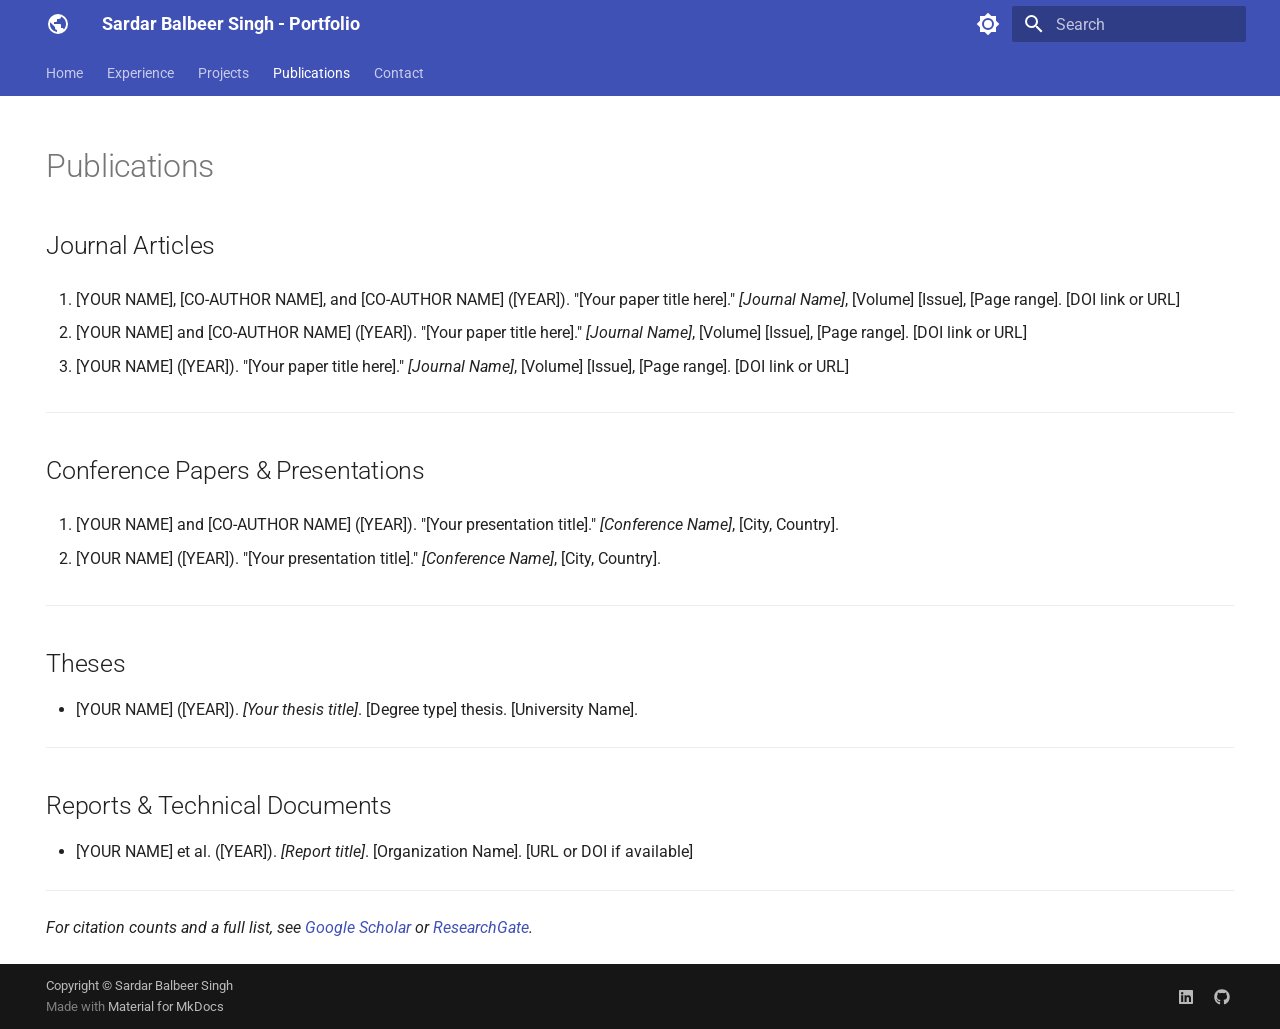
<file: publications/index.html>
<!doctype html>
<html lang="en" class="no-js">
  <head>
    
      <meta charset="utf-8">
      <meta name="viewport" content="width=device-width,initial-scale=1">
      
        <meta name="description" content="Portfolio of Sardar Balbeer Singh — GIS, Remote Sensing, Spatial Data Science, and Data Engineering">
      
      
        <meta name="author" content="Sardar Balbeer Singh">
      
      
      
        <link rel="prev" href="../projects/sample-notebook/">
      
      
        <link rel="next" href="../contact/">
      
      
        
      
      
      <link rel="icon" href="../assets/images/favicon.png">
      <meta name="generator" content="mkdocs-1.6.1, mkdocs-material-9.8.1">
    
    
      
        <title>Publications - Sardar Balbeer Singh - Portfolio</title>
      
    
    
      <link rel="stylesheet" href="../assets/stylesheets/main.57a0d79d.min.css">
      
        
        <link rel="stylesheet" href="../assets/stylesheets/palette.fb2fffe2.min.css">
      
      


    
    
      
    
    
      
        
        
        <link rel="preconnect" href="https://fonts.gstatic.com" crossorigin>
        <link rel="stylesheet" href="https://fonts.googleapis.com/css?family=Roboto:300,300i,400,400i,700,700i%7CRoboto+Mono:400,400i,700,700i&display=fallback">
        <style>:root{--md-text-font:"Roboto";--md-code-font:"Roboto Mono"}</style>
      
    
    
      <link rel="stylesheet" href="../assets/css/extra.css">
    
      <link rel="stylesheet" href="../assets/css/custom.css">
    
    <script>__md_scope=new URL("..",location),__md_hash=e=>[...e].reduce(((e,_)=>(e<<5)-e+_.charCodeAt(0)),0),__md_get=(e,_=localStorage,t=__md_scope)=>JSON.parse(_.getItem(t.pathname+"."+e)),__md_set=(e,_,t=localStorage,a=__md_scope)=>{try{t.setItem(a.pathname+"."+e,JSON.stringify(_))}catch(e){}}</script>
    
      

    
    
  </head>
  
  
    
    
      
    
    
    
    
    <body dir="ltr" data-md-color-scheme="default" data-md-color-primary="indigo" data-md-color-accent="blue">
  
    
    <input class="md-toggle" data-md-toggle="drawer" type="checkbox" id="__drawer" autocomplete="off">
    <input class="md-toggle" data-md-toggle="search" type="checkbox" id="__search" autocomplete="off">
    <label class="md-overlay" for="__drawer"></label>
    <div data-md-component="skip">
      
        
        <a href="#publications" class="md-skip">
          Skip to content
        </a>
      
    </div>
    <div data-md-component="announce">
      
    </div>
    
    
      

<header class="md-header" data-md-component="header">
  <nav class="md-header__inner md-grid" aria-label="Header">
    <a href=".." title="Sardar Balbeer Singh - Portfolio" class="md-header__button md-logo" aria-label="Sardar Balbeer Singh - Portfolio" data-md-component="logo">
      
  
  <svg xmlns="http://www.w3.org/2000/svg" viewBox="0 0 24 24"><path d="M17.9 17.39c-.26-.8-1.01-1.39-1.9-1.39h-1v-3a1 1 0 0 0-1-1H8v-2h2a1 1 0 0 0 1-1V7h2a2 2 0 0 0 2-2v-.41a7.984 7.984 0 0 1 2.9 12.8M11 19.93c-3.95-.49-7-3.85-7-7.93 0-.62.08-1.22.21-1.79L9 15v1a2 2 0 0 0 2 2m1-16A10 10 0 0 0 2 12a10 10 0 0 0 10 10 10 10 0 0 0 10-10A10 10 0 0 0 12 2"/></svg>

    </a>
    <label class="md-header__button md-icon" for="__drawer">
      
      <svg xmlns="http://www.w3.org/2000/svg" viewBox="0 0 24 24"><path d="M3 6h18v2H3zm0 5h18v2H3zm0 5h18v2H3z"/></svg>
    </label>
    <div class="md-header__title" data-md-component="header-title">
      <div class="md-header__ellipsis">
        <div class="md-header__topic">
          <span class="md-ellipsis">
            Sardar Balbeer Singh - Portfolio
          </span>
        </div>
        <div class="md-header__topic" data-md-component="header-topic">
          <span class="md-ellipsis">
            
              Publications
            
          </span>
        </div>
      </div>
    </div>
    
      
        <form class="md-header__option" data-md-component="palette">
  
    
    
    
    <input class="md-option" data-md-color-media="" data-md-color-scheme="default" data-md-color-primary="indigo" data-md-color-accent="blue"  aria-label="Switch to dark mode"  type="radio" name="__palette" id="__palette_0">
    
      <label class="md-header__button md-icon" title="Switch to dark mode" for="__palette_1" hidden>
        <svg xmlns="http://www.w3.org/2000/svg" viewBox="0 0 24 24"><path d="M12 8a4 4 0 0 0-4 4 4 4 0 0 0 4 4 4 4 0 0 0 4-4 4 4 0 0 0-4-4m0 10a6 6 0 0 1-6-6 6 6 0 0 1 6-6 6 6 0 0 1 6 6 6 6 0 0 1-6 6m8-9.31V4h-4.69L12 .69 8.69 4H4v4.69L.69 12 4 15.31V20h4.69L12 23.31 15.31 20H20v-4.69L23.31 12z"/></svg>
      </label>
    
  
    
    
    
    <input class="md-option" data-md-color-media="" data-md-color-scheme="slate" data-md-color-primary="indigo" data-md-color-accent="blue"  aria-label="Switch to light mode"  type="radio" name="__palette" id="__palette_1">
    
      <label class="md-header__button md-icon" title="Switch to light mode" for="__palette_0" hidden>
        <svg xmlns="http://www.w3.org/2000/svg" viewBox="0 0 24 24"><path d="M12 18c-.89 0-1.74-.2-2.5-.55C11.56 16.5 13 14.42 13 12s-1.44-4.5-3.5-5.45C10.26 6.2 11.11 6 12 6a6 6 0 0 1 6 6 6 6 0 0 1-6 6m8-9.31V4h-4.69L12 .69 8.69 4H4v4.69L.69 12 4 15.31V20h4.69L12 23.31 15.31 20H20v-4.69L23.31 12z"/></svg>
      </label>
    
  
</form>
      
    
    
      <script>var palette=__md_get("__palette");if(palette&&palette.color){if("(prefers-color-scheme)"===palette.color.media){var media=matchMedia("(prefers-color-scheme: light)"),input=document.querySelector(media.matches?"[data-md-color-media='(prefers-color-scheme: light)']":"[data-md-color-media='(prefers-color-scheme: dark)']");palette.color.media=input.getAttribute("data-md-color-media"),palette.color.scheme=input.getAttribute("data-md-color-scheme"),palette.color.primary=input.getAttribute("data-md-color-primary"),palette.color.accent=input.getAttribute("data-md-color-accent")}for(var[key,value]of Object.entries(palette.color))document.body.setAttribute("data-md-color-"+key,value)}</script>
    
    
    
      
      
        <label class="md-header__button md-icon" for="__search">
          
          <svg xmlns="http://www.w3.org/2000/svg" viewBox="0 0 24 24"><path d="M9.5 3A6.5 6.5 0 0 1 16 9.5c0 1.61-.59 3.09-1.56 4.23l.27.27h.79l5 5-1.5 1.5-5-5v-.79l-.27-.27A6.52 6.52 0 0 1 9.5 16 6.5 6.5 0 0 1 3 9.5 6.5 6.5 0 0 1 9.5 3m0 2C7 5 5 7 5 9.5S7 14 9.5 14 14 12 14 9.5 12 5 9.5 5"/></svg>
        </label>
        <div class="md-search" data-md-component="search" role="dialog">
  <label class="md-search__overlay" for="__search"></label>
  <div class="md-search__inner" role="search">
    <form class="md-search__form" name="search">
      <input type="text" class="md-search__input" name="query" aria-label="Search" placeholder="Search" autocapitalize="off" autocorrect="off" autocomplete="off" spellcheck="false" data-md-component="search-query" required>
      <label class="md-search__icon md-icon" for="__search">
        
        <svg xmlns="http://www.w3.org/2000/svg" viewBox="0 0 24 24"><path d="M9.5 3A6.5 6.5 0 0 1 16 9.5c0 1.61-.59 3.09-1.56 4.23l.27.27h.79l5 5-1.5 1.5-5-5v-.79l-.27-.27A6.52 6.52 0 0 1 9.5 16 6.5 6.5 0 0 1 3 9.5 6.5 6.5 0 0 1 9.5 3m0 2C7 5 5 7 5 9.5S7 14 9.5 14 14 12 14 9.5 12 5 9.5 5"/></svg>
        
        <svg xmlns="http://www.w3.org/2000/svg" viewBox="0 0 24 24"><path d="M20 11v2H8l5.5 5.5-1.42 1.42L4.16 12l7.92-7.92L13.5 5.5 8 11z"/></svg>
      </label>
      <nav class="md-search__options" aria-label="Search">
        
        <button type="reset" class="md-search__icon md-icon" title="Clear" aria-label="Clear" tabindex="-1">
          
          <svg xmlns="http://www.w3.org/2000/svg" viewBox="0 0 24 24"><path d="M19 6.41 17.59 5 12 10.59 6.41 5 5 6.41 10.59 12 5 17.59 6.41 19 12 13.41 17.59 19 19 17.59 13.41 12z"/></svg>
        </button>
      </nav>
      
    </form>
    <div class="md-search__output">
      <div class="md-search__scrollwrap" tabindex="0" data-md-scrollfix>
        <div class="md-search-result" data-md-component="search-result">
          <div class="md-search-result__meta">
            Initializing search
          </div>
          <ol class="md-search-result__list" role="presentation"></ol>
        </div>
      </div>
    </div>
  </div>
</div>
      
    
    
  </nav>
  
</header>
    
    <div class="md-container" data-md-component="container">
      
      
        
          
            
<nav class="md-tabs" aria-label="Tabs" data-md-component="tabs">
  <div class="md-grid">
    <ul class="md-tabs__list">
      
        
  
  
  
  
    <li class="md-tabs__item">
      <a href=".." class="md-tabs__link">
        
  
  
    
  
  Home

      </a>
    </li>
  

      
        
  
  
  
  
    <li class="md-tabs__item">
      <a href="../experience/" class="md-tabs__link">
        
  
  
    
  
  Experience

      </a>
    </li>
  

      
        
  
  
  
  
    
    
      <li class="md-tabs__item">
        <a href="../projects/" class="md-tabs__link">
          
  
  
  Projects

        </a>
      </li>
    
  

      
        
  
  
  
    
  
  
    <li class="md-tabs__item md-tabs__item--active">
      <a href="./" class="md-tabs__link">
        
  
  
    
  
  Publications

      </a>
    </li>
  

      
        
  
  
  
  
    <li class="md-tabs__item">
      <a href="../contact/" class="md-tabs__link">
        
  
  
    
  
  Contact

      </a>
    </li>
  

      
    </ul>
  </div>
</nav>
          
        
      
      <main class="md-main" data-md-component="main">
        <div class="md-main__inner md-grid">
          
            
              
                
              
              <div class="md-sidebar md-sidebar--primary" data-md-component="sidebar" data-md-type="navigation" hidden>
                <div class="md-sidebar__scrollwrap">
                  <div class="md-sidebar__inner">
                    


  


<nav class="md-nav md-nav--primary md-nav--lifted" aria-label="Navigation" data-md-level="0">
  <label class="md-nav__title" for="__drawer">
    <a href=".." title="Sardar Balbeer Singh - Portfolio" class="md-nav__button md-logo" aria-label="Sardar Balbeer Singh - Portfolio" data-md-component="logo">
      
  
  <svg xmlns="http://www.w3.org/2000/svg" viewBox="0 0 24 24"><path d="M17.9 17.39c-.26-.8-1.01-1.39-1.9-1.39h-1v-3a1 1 0 0 0-1-1H8v-2h2a1 1 0 0 0 1-1V7h2a2 2 0 0 0 2-2v-.41a7.984 7.984 0 0 1 2.9 12.8M11 19.93c-3.95-.49-7-3.85-7-7.93 0-.62.08-1.22.21-1.79L9 15v1a2 2 0 0 0 2 2m1-16A10 10 0 0 0 2 12a10 10 0 0 0 10 10 10 10 0 0 0 10-10A10 10 0 0 0 12 2"/></svg>

    </a>
    Sardar Balbeer Singh - Portfolio
  </label>
  
  <ul class="md-nav__list" data-md-scrollfix>
    
      
      
  
  
  
  
    <li class="md-nav__item">
      <a href=".." class="md-nav__link">
        
  
  
  <span class="md-ellipsis">
    
  
    Home
  

    
  </span>
  
  

      </a>
    </li>
  

    
      
      
  
  
  
  
    <li class="md-nav__item">
      <a href="../experience/" class="md-nav__link">
        
  
  
  <span class="md-ellipsis">
    
  
    Experience
  

    
  </span>
  
  

      </a>
    </li>
  

    
      
      
  
  
  
  
    
    
    
    
      
      
    
    
    <li class="md-nav__item md-nav__item--nested">
      
        
        
        <input class="md-nav__toggle md-toggle " type="checkbox" id="__nav_3" >
        
          
          <label class="md-nav__link" for="__nav_3" id="__nav_3_label" tabindex="0">
            
  
  
  <span class="md-ellipsis">
    
  
    Projects
  

    
  </span>
  
  

            <span class="md-nav__icon md-icon"></span>
          </label>
        
        <nav class="md-nav" data-md-level="1" aria-labelledby="__nav_3_label" aria-expanded="false">
          <label class="md-nav__title" for="__nav_3">
            <span class="md-nav__icon md-icon"></span>
            
  
    Projects
  

          </label>
          <ul class="md-nav__list" data-md-scrollfix>
            
              
                
  
  
  
  
    <li class="md-nav__item">
      <a href="../projects/" class="md-nav__link">
        
  
  
  <span class="md-ellipsis">
    
  
    Projects Overview
  

    
  </span>
  
  

      </a>
    </li>
  

              
            
              
                
  
  
  
  
    <li class="md-nav__item">
      <a href="../projects/ccm-realtor-prospecting-platform/" class="md-nav__link">
        
  
  
  <span class="md-ellipsis">
    
  
    CCM Realtor Prospecting Platform
  

    
  </span>
  
  

      </a>
    </li>
  

              
            
              
                
  
  
  
  
    <li class="md-nav__item">
      <a href="../projects/thrive-trm-migration/" class="md-nav__link">
        
  
  
  <span class="md-ellipsis">
    
  
    Thrive TRM Data Migration & Validation
  

    
  </span>
  
  

      </a>
    </li>
  

              
            
              
                
  
  
  
  
    <li class="md-nav__item">
      <a href="../projects/avixa-fabric-pov/" class="md-nav__link">
        
  
  
  <span class="md-ellipsis">
    
  
    Avixa Fabric POV
  

    
  </span>
  
  

      </a>
    </li>
  

              
            
              
                
  
  
  
  
    <li class="md-nav__item">
      <a href="../projects/nationwide-data-warehouse/" class="md-nav__link">
        
  
  
  <span class="md-ellipsis">
    
  
    Nationwide Data Warehouse
  

    
  </span>
  
  

      </a>
    </li>
  

              
            
              
                
  
  
  
  
    <li class="md-nav__item">
      <a href="../projects/sample-notebook/" class="md-nav__link">
        
  
  
  <span class="md-ellipsis">
    
  
    Sample Notebook
  

    
  </span>
  
  

      </a>
    </li>
  

              
            
          </ul>
        </nav>
      
    </li>
  

    
      
      
  
  
    
  
  
  
    <li class="md-nav__item md-nav__item--active">
      
      <input class="md-nav__toggle md-toggle" type="checkbox" id="__toc">
      
      
        
      
      
        <label class="md-nav__link md-nav__link--active" for="__toc">
          
  
  
  <span class="md-ellipsis">
    
  
    Publications
  

    
  </span>
  
  

          <span class="md-nav__icon md-icon"></span>
        </label>
      
      <a href="./" class="md-nav__link md-nav__link--active">
        
  
  
  <span class="md-ellipsis">
    
  
    Publications
  

    
  </span>
  
  

      </a>
      
        

<nav class="md-nav md-nav--secondary" aria-label="Table of contents">
  
  
  
    
  
  
    <label class="md-nav__title" for="__toc">
      <span class="md-nav__icon md-icon"></span>
      Table of contents
    </label>
    <ul class="md-nav__list" data-md-component="toc" data-md-scrollfix>
      
        <li class="md-nav__item">
  <a href="#journal-articles" class="md-nav__link">
    <span class="md-ellipsis">
      
        Journal Articles
      
    </span>
  </a>
  
</li>
      
        <li class="md-nav__item">
  <a href="#conference-papers-presentations" class="md-nav__link">
    <span class="md-ellipsis">
      
        Conference Papers &amp; Presentations
      
    </span>
  </a>
  
</li>
      
        <li class="md-nav__item">
  <a href="#theses" class="md-nav__link">
    <span class="md-ellipsis">
      
        Theses
      
    </span>
  </a>
  
</li>
      
        <li class="md-nav__item">
  <a href="#reports-technical-documents" class="md-nav__link">
    <span class="md-ellipsis">
      
        Reports &amp; Technical Documents
      
    </span>
  </a>
  
</li>
      
    </ul>
  
</nav>
      
    </li>
  

    
      
      
  
  
  
  
    <li class="md-nav__item">
      <a href="../contact/" class="md-nav__link">
        
  
  
  <span class="md-ellipsis">
    
  
    Contact
  

    
  </span>
  
  

      </a>
    </li>
  

    
  </ul>
</nav>
                  </div>
                </div>
              </div>
            
            
              
                
              
              <div class="md-sidebar md-sidebar--secondary" data-md-component="sidebar" data-md-type="toc" hidden>
                <div class="md-sidebar__scrollwrap">
                  <div class="md-sidebar__inner">
                    

<nav class="md-nav md-nav--secondary" aria-label="Table of contents">
  
  
  
    
  
  
    <label class="md-nav__title" for="__toc">
      <span class="md-nav__icon md-icon"></span>
      Table of contents
    </label>
    <ul class="md-nav__list" data-md-component="toc" data-md-scrollfix>
      
        <li class="md-nav__item">
  <a href="#journal-articles" class="md-nav__link">
    <span class="md-ellipsis">
      
        Journal Articles
      
    </span>
  </a>
  
</li>
      
        <li class="md-nav__item">
  <a href="#conference-papers-presentations" class="md-nav__link">
    <span class="md-ellipsis">
      
        Conference Papers &amp; Presentations
      
    </span>
  </a>
  
</li>
      
        <li class="md-nav__item">
  <a href="#theses" class="md-nav__link">
    <span class="md-ellipsis">
      
        Theses
      
    </span>
  </a>
  
</li>
      
        <li class="md-nav__item">
  <a href="#reports-technical-documents" class="md-nav__link">
    <span class="md-ellipsis">
      
        Reports &amp; Technical Documents
      
    </span>
  </a>
  
</li>
      
    </ul>
  
</nav>
                  </div>
                </div>
              </div>
            
          
          
            <div class="md-content" data-md-component="content">
              
              <article class="md-content__inner md-typeset">
                
                  
  




<!--
CHECKLIST FOR THIS PAGE:
- [ ] Replace each [YOUR ...] placeholder with your actual information
- [ ] Add or remove entries in each section as needed
- [ ] Remove sections that are not applicable (e.g., Theses, Conference Presentations)
- [ ] Add DOI or URL links where available
-->

<h1 id="publications">Publications</h1>
<h2 id="journal-articles">Journal Articles</h2>
<ol>
<li>
<p>[YOUR NAME], [CO-AUTHOR NAME], and [CO-AUTHOR NAME] ([YEAR]). "[Your paper title here]." <em>[Journal Name]</em>, [Volume] [Issue], [Page range]. [DOI link or URL]</p>
</li>
<li>
<p>[YOUR NAME] and [CO-AUTHOR NAME] ([YEAR]). "[Your paper title here]." <em>[Journal Name]</em>, [Volume] [Issue], [Page range]. [DOI link or URL]</p>
</li>
<li>
<p>[YOUR NAME] ([YEAR]). "[Your paper title here]." <em>[Journal Name]</em>, [Volume] [Issue], [Page range]. [DOI link or URL]</p>
</li>
</ol>
<hr />
<h2 id="conference-papers-presentations">Conference Papers &amp; Presentations</h2>
<ol>
<li>
<p>[YOUR NAME] and [CO-AUTHOR NAME] ([YEAR]). "[Your presentation title]." <em>[Conference Name]</em>, [City, Country].</p>
</li>
<li>
<p>[YOUR NAME] ([YEAR]). "[Your presentation title]." <em>[Conference Name]</em>, [City, Country].</p>
</li>
</ol>
<hr />
<h2 id="theses">Theses</h2>
<ul>
<li>[YOUR NAME] ([YEAR]). <em>[Your thesis title]</em>. [Degree type] thesis. [University Name].</li>
</ul>
<hr />
<h2 id="reports-technical-documents">Reports &amp; Technical Documents</h2>
<ul>
<li>[YOUR NAME] et al. ([YEAR]). <em>[Report title]</em>. [Organization Name]. [URL or DOI if available]</li>
</ul>
<hr />
<p><em>For citation counts and a full list, see <a href="https://scholar.google.com">Google Scholar</a> or <a href="https://www.researchgate.net">ResearchGate</a>.</em></p>







  
  




  



                
              </article>
            </div>
          
          
<script>var target=document.getElementById(location.hash.slice(1));target&&target.name&&(target.checked=target.name.startsWith("__tabbed_"))</script>
        </div>
        
          <button type="button" class="md-top md-icon" data-md-component="top" hidden>
  
  <svg xmlns="http://www.w3.org/2000/svg" viewBox="0 0 24 24"><path d="M13 20h-2V8l-5.5 5.5-1.42-1.42L12 4.16l7.92 7.92-1.42 1.42L13 8z"/></svg>
  Back to top
</button>
        
      </main>
      
        <footer class="md-footer">
  
  <div class="md-footer-meta md-typeset">
    <div class="md-footer-meta__inner md-grid">
      <div class="md-copyright">
  
    <div class="md-copyright__highlight">
      Copyright &copy; Sardar Balbeer Singh
    </div>
  
  
    Made with
    <a href="https://squidfunk.github.io/mkdocs-material/" target="_blank" rel="noopener">
      Material for MkDocs
    </a>
  
</div>
      
        
<div class="md-social">
  
    
    
    
    
      
      
    
    <a href="https://linkedin.com/in/balbeer-singh-bedi" target="_blank" rel="noopener" title="linkedin.com" class="md-social__link">
      <svg xmlns="http://www.w3.org/2000/svg" viewBox="0 0 448 512"><!--! Font Awesome Free 7.1.0 by @fontawesome - https://fontawesome.com License - https://fontawesome.com/license/free (Icons: CC BY 4.0, Fonts: SIL OFL 1.1, Code: MIT License) Copyright 2025 Fonticons, Inc.--><path d="M416 32H31.9C14.3 32 0 46.5 0 64.3v383.4C0 465.5 14.3 480 31.9 480H416c17.6 0 32-14.5 32-32.3V64.3c0-17.8-14.4-32.3-32-32.3M135.4 416H69V202.2h66.5V416zM102.2 96a38.5 38.5 0 1 1 0 77 38.5 38.5 0 1 1 0-77m282.1 320h-66.4V312c0-24.8-.5-56.7-34.5-56.7-34.6 0-39.9 27-39.9 54.9V416h-66.4V202.2h63.7v29.2h.9c8.9-16.8 30.6-34.5 62.9-34.5 67.2 0 79.7 44.3 79.7 101.9z"/></svg>
    </a>
  
    
    
    
    
      
      
    
    <a href="https://github.com/balbeer" target="_blank" rel="noopener" title="github.com" class="md-social__link">
      <svg xmlns="http://www.w3.org/2000/svg" viewBox="0 0 512 512"><!--! Font Awesome Free 7.1.0 by @fontawesome - https://fontawesome.com License - https://fontawesome.com/license/free (Icons: CC BY 4.0, Fonts: SIL OFL 1.1, Code: MIT License) Copyright 2025 Fonticons, Inc.--><path d="M173.9 397.4c0 2-2.3 3.6-5.2 3.6-3.3.3-5.6-1.3-5.6-3.6 0-2 2.3-3.6 5.2-3.6 3-.3 5.6 1.3 5.6 3.6m-31.1-4.5c-.7 2 1.3 4.3 4.3 4.9 2.6 1 5.6 0 6.2-2s-1.3-4.3-4.3-5.2c-2.6-.7-5.5.3-6.2 2.3m44.2-1.7c-2.9.7-4.9 2.6-4.6 4.9.3 2 2.9 3.3 5.9 2.6 2.9-.7 4.9-2.6 4.6-4.6-.3-1.9-3-3.2-5.9-2.9M252.8 8C114.1 8 8 113.3 8 252c0 110.9 69.8 205.8 169.5 239.2 12.8 2.3 17.3-5.6 17.3-12.1 0-6.2-.3-40.4-.3-61.4 0 0-70 15-84.7-29.8 0 0-11.4-29.1-27.8-36.6 0 0-22.9-15.7 1.6-15.4 0 0 24.9 2 38.6 25.8 21.9 38.6 58.6 27.5 72.9 20.9 2.3-16 8.8-27.1 16-33.7-55.9-6.2-112.3-14.3-112.3-110.5 0-27.5 7.6-41.3 23.6-58.9-2.6-6.5-11.1-33.3 2.6-67.9 20.9-6.5 69 27 69 27 20-5.6 41.5-8.5 62.8-8.5s42.8 2.9 62.8 8.5c0 0 48.1-33.6 69-27 13.7 34.7 5.2 61.4 2.6 67.9 16 17.7 25.8 31.5 25.8 58.9 0 96.5-58.9 104.2-114.8 110.5 9.2 7.9 17 22.9 17 46.4 0 33.7-.3 75.4-.3 83.6 0 6.5 4.6 14.4 17.3 12.1C436.2 457.8 504 362.9 504 252 504 113.3 391.5 8 252.8 8M105.2 352.9c-1.3 1-1 3.3.7 5.2 1.6 1.6 3.9 2.3 5.2 1 1.3-1 1-3.3-.7-5.2-1.6-1.6-3.9-2.3-5.2-1m-10.8-8.1c-.7 1.3.3 2.9 2.3 3.9 1.6 1 3.6.7 4.3-.7.7-1.3-.3-2.9-2.3-3.9-2-.6-3.6-.3-4.3.7m32.4 35.6c-1.6 1.3-1 4.3 1.3 6.2 2.3 2.3 5.2 2.6 6.5 1 1.3-1.3.7-4.3-1.3-6.2-2.2-2.3-5.2-2.6-6.5-1m-11.4-14.7c-1.6 1-1.6 3.6 0 5.9s4.3 3.3 5.6 2.3c1.6-1.3 1.6-3.9 0-6.2-1.4-2.3-4-3.3-5.6-2"/></svg>
    </a>
  
</div>
      
    </div>
  </div>
</footer>
      
    </div>
    <div class="md-dialog" data-md-component="dialog">
      <div class="md-dialog__inner md-typeset"></div>
    </div>
    
    
    
      
      
      <script id="__config" type="application/json">{"annotate": null, "base": "..", "features": ["navigation.tabs", "navigation.top", "content.code.copy"], "search": "../assets/javascripts/workers/search.a7633da7.min.js", "tags": null, "translations": {"clipboard.copied": "Copied to clipboard", "clipboard.copy": "Copy to clipboard", "search.result.more.one": "1 more on this page", "search.result.more.other": "# more on this page", "search.result.none": "No matching documents", "search.result.one": "1 matching document", "search.result.other": "# matching documents", "search.result.placeholder": "Type to start searching", "search.result.term.missing": "Missing", "select.version": "Select version"}, "version": null}</script>
    
    
      <script src="../assets/javascripts/bundle.a5f9d56c.min.js"></script>
      
    
  </body>
</html>
</file>
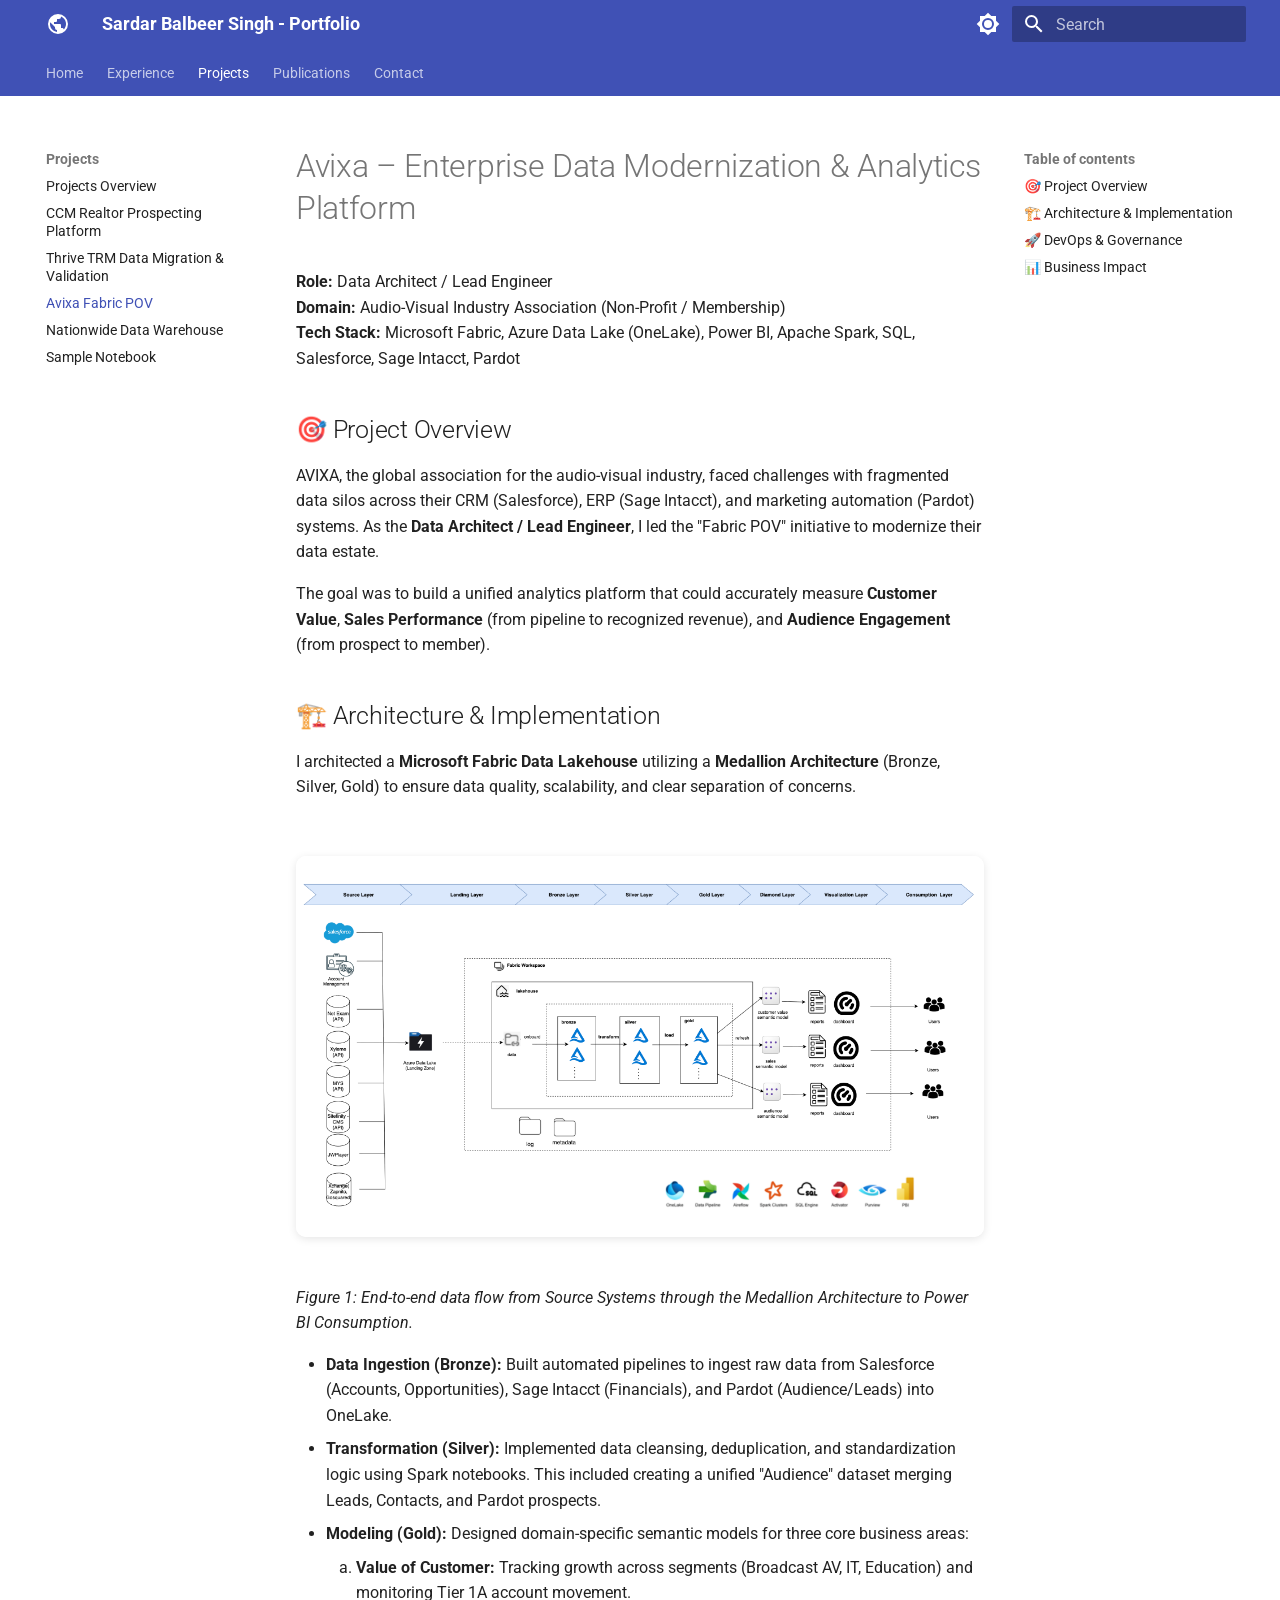
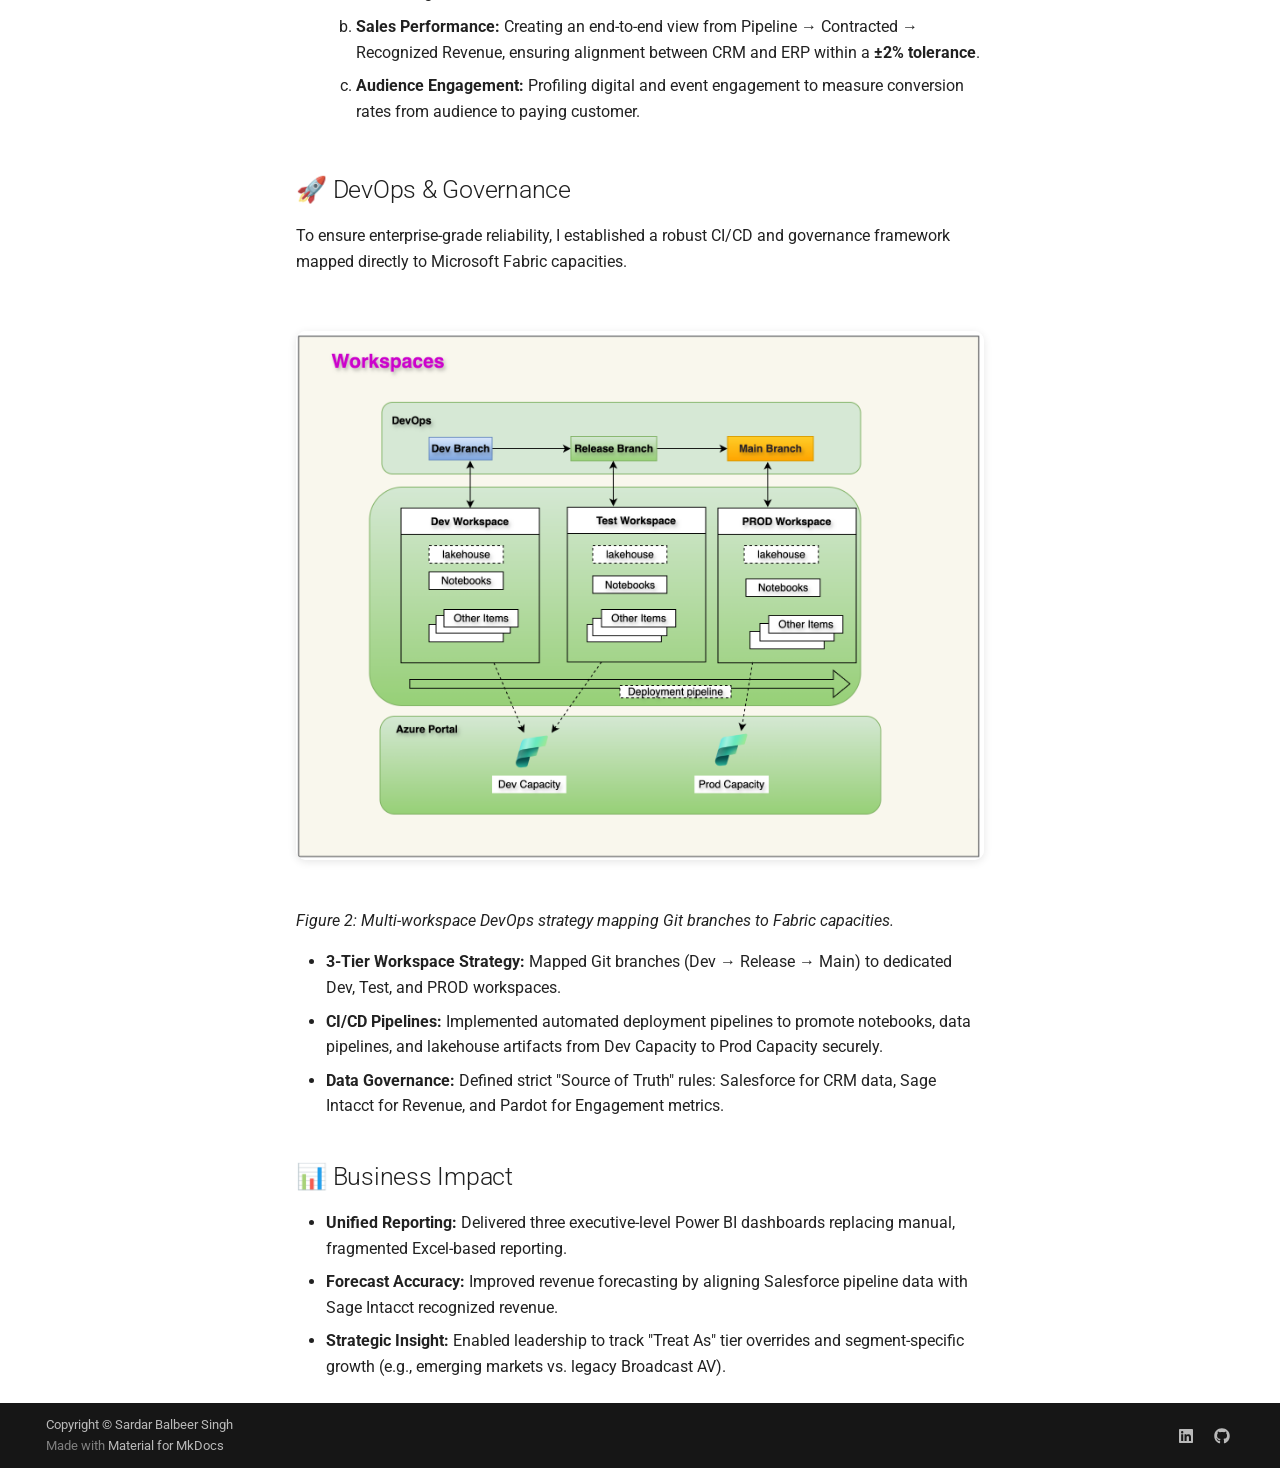
<file: projects/avixa-fabric-pov/index.html>
<!doctype html>
<html lang="en" class="no-js">
  <head>
    
      <meta charset="utf-8">
      <meta name="viewport" content="width=device-width,initial-scale=1">
      
        <meta name="description" content="Portfolio of Sardar Balbeer Singh — GIS, Remote Sensing, Spatial Data Science, and Data Engineering">
      
      
        <meta name="author" content="Sardar Balbeer Singh">
      
      
      
        <link rel="prev" href="../thrive-trm-migration/">
      
      
        <link rel="next" href="../nationwide-data-warehouse/">
      
      
        
      
      
      <link rel="icon" href="../../assets/images/favicon.png">
      <meta name="generator" content="mkdocs-1.6.1, mkdocs-material-9.8.1">
    
    
      
        <title>Avixa Fabric POV - Sardar Balbeer Singh - Portfolio</title>
      
    
    
      <link rel="stylesheet" href="../../assets/stylesheets/main.57a0d79d.min.css">
      
        
        <link rel="stylesheet" href="../../assets/stylesheets/palette.fb2fffe2.min.css">
      
      


    
    
      
    
    
      
        
        
        <link rel="preconnect" href="https://fonts.gstatic.com" crossorigin>
        <link rel="stylesheet" href="https://fonts.googleapis.com/css?family=Roboto:300,300i,400,400i,700,700i%7CRoboto+Mono:400,400i,700,700i&display=fallback">
        <style>:root{--md-text-font:"Roboto";--md-code-font:"Roboto Mono"}</style>
      
    
    
      <link rel="stylesheet" href="../../assets/css/extra.css">
    
      <link rel="stylesheet" href="../../assets/css/custom.css">
    
    <script>__md_scope=new URL("../..",location),__md_hash=e=>[...e].reduce(((e,_)=>(e<<5)-e+_.charCodeAt(0)),0),__md_get=(e,_=localStorage,t=__md_scope)=>JSON.parse(_.getItem(t.pathname+"."+e)),__md_set=(e,_,t=localStorage,a=__md_scope)=>{try{t.setItem(a.pathname+"."+e,JSON.stringify(_))}catch(e){}}</script>
    
      

    
    
  </head>
  
  
    
    
      
    
    
    
    
    <body dir="ltr" data-md-color-scheme="default" data-md-color-primary="indigo" data-md-color-accent="blue">
  
    
    <input class="md-toggle" data-md-toggle="drawer" type="checkbox" id="__drawer" autocomplete="off">
    <input class="md-toggle" data-md-toggle="search" type="checkbox" id="__search" autocomplete="off">
    <label class="md-overlay" for="__drawer"></label>
    <div data-md-component="skip">
      
        
        <a href="#avixa-enterprise-data-modernization-analytics-platform" class="md-skip">
          Skip to content
        </a>
      
    </div>
    <div data-md-component="announce">
      
    </div>
    
    
      

<header class="md-header" data-md-component="header">
  <nav class="md-header__inner md-grid" aria-label="Header">
    <a href="../.." title="Sardar Balbeer Singh - Portfolio" class="md-header__button md-logo" aria-label="Sardar Balbeer Singh - Portfolio" data-md-component="logo">
      
  
  <svg xmlns="http://www.w3.org/2000/svg" viewBox="0 0 24 24"><path d="M17.9 17.39c-.26-.8-1.01-1.39-1.9-1.39h-1v-3a1 1 0 0 0-1-1H8v-2h2a1 1 0 0 0 1-1V7h2a2 2 0 0 0 2-2v-.41a7.984 7.984 0 0 1 2.9 12.8M11 19.93c-3.95-.49-7-3.85-7-7.93 0-.62.08-1.22.21-1.79L9 15v1a2 2 0 0 0 2 2m1-16A10 10 0 0 0 2 12a10 10 0 0 0 10 10 10 10 0 0 0 10-10A10 10 0 0 0 12 2"/></svg>

    </a>
    <label class="md-header__button md-icon" for="__drawer">
      
      <svg xmlns="http://www.w3.org/2000/svg" viewBox="0 0 24 24"><path d="M3 6h18v2H3zm0 5h18v2H3zm0 5h18v2H3z"/></svg>
    </label>
    <div class="md-header__title" data-md-component="header-title">
      <div class="md-header__ellipsis">
        <div class="md-header__topic">
          <span class="md-ellipsis">
            Sardar Balbeer Singh - Portfolio
          </span>
        </div>
        <div class="md-header__topic" data-md-component="header-topic">
          <span class="md-ellipsis">
            
              Avixa Fabric POV
            
          </span>
        </div>
      </div>
    </div>
    
      
        <form class="md-header__option" data-md-component="palette">
  
    
    
    
    <input class="md-option" data-md-color-media="" data-md-color-scheme="default" data-md-color-primary="indigo" data-md-color-accent="blue"  aria-label="Switch to dark mode"  type="radio" name="__palette" id="__palette_0">
    
      <label class="md-header__button md-icon" title="Switch to dark mode" for="__palette_1" hidden>
        <svg xmlns="http://www.w3.org/2000/svg" viewBox="0 0 24 24"><path d="M12 8a4 4 0 0 0-4 4 4 4 0 0 0 4 4 4 4 0 0 0 4-4 4 4 0 0 0-4-4m0 10a6 6 0 0 1-6-6 6 6 0 0 1 6-6 6 6 0 0 1 6 6 6 6 0 0 1-6 6m8-9.31V4h-4.69L12 .69 8.69 4H4v4.69L.69 12 4 15.31V20h4.69L12 23.31 15.31 20H20v-4.69L23.31 12z"/></svg>
      </label>
    
  
    
    
    
    <input class="md-option" data-md-color-media="" data-md-color-scheme="slate" data-md-color-primary="indigo" data-md-color-accent="blue"  aria-label="Switch to light mode"  type="radio" name="__palette" id="__palette_1">
    
      <label class="md-header__button md-icon" title="Switch to light mode" for="__palette_0" hidden>
        <svg xmlns="http://www.w3.org/2000/svg" viewBox="0 0 24 24"><path d="M12 18c-.89 0-1.74-.2-2.5-.55C11.56 16.5 13 14.42 13 12s-1.44-4.5-3.5-5.45C10.26 6.2 11.11 6 12 6a6 6 0 0 1 6 6 6 6 0 0 1-6 6m8-9.31V4h-4.69L12 .69 8.69 4H4v4.69L.69 12 4 15.31V20h4.69L12 23.31 15.31 20H20v-4.69L23.31 12z"/></svg>
      </label>
    
  
</form>
      
    
    
      <script>var palette=__md_get("__palette");if(palette&&palette.color){if("(prefers-color-scheme)"===palette.color.media){var media=matchMedia("(prefers-color-scheme: light)"),input=document.querySelector(media.matches?"[data-md-color-media='(prefers-color-scheme: light)']":"[data-md-color-media='(prefers-color-scheme: dark)']");palette.color.media=input.getAttribute("data-md-color-media"),palette.color.scheme=input.getAttribute("data-md-color-scheme"),palette.color.primary=input.getAttribute("data-md-color-primary"),palette.color.accent=input.getAttribute("data-md-color-accent")}for(var[key,value]of Object.entries(palette.color))document.body.setAttribute("data-md-color-"+key,value)}</script>
    
    
    
      
      
        <label class="md-header__button md-icon" for="__search">
          
          <svg xmlns="http://www.w3.org/2000/svg" viewBox="0 0 24 24"><path d="M9.5 3A6.5 6.5 0 0 1 16 9.5c0 1.61-.59 3.09-1.56 4.23l.27.27h.79l5 5-1.5 1.5-5-5v-.79l-.27-.27A6.52 6.52 0 0 1 9.5 16 6.5 6.5 0 0 1 3 9.5 6.5 6.5 0 0 1 9.5 3m0 2C7 5 5 7 5 9.5S7 14 9.5 14 14 12 14 9.5 12 5 9.5 5"/></svg>
        </label>
        <div class="md-search" data-md-component="search" role="dialog">
  <label class="md-search__overlay" for="__search"></label>
  <div class="md-search__inner" role="search">
    <form class="md-search__form" name="search">
      <input type="text" class="md-search__input" name="query" aria-label="Search" placeholder="Search" autocapitalize="off" autocorrect="off" autocomplete="off" spellcheck="false" data-md-component="search-query" required>
      <label class="md-search__icon md-icon" for="__search">
        
        <svg xmlns="http://www.w3.org/2000/svg" viewBox="0 0 24 24"><path d="M9.5 3A6.5 6.5 0 0 1 16 9.5c0 1.61-.59 3.09-1.56 4.23l.27.27h.79l5 5-1.5 1.5-5-5v-.79l-.27-.27A6.52 6.52 0 0 1 9.5 16 6.5 6.5 0 0 1 3 9.5 6.5 6.5 0 0 1 9.5 3m0 2C7 5 5 7 5 9.5S7 14 9.5 14 14 12 14 9.5 12 5 9.5 5"/></svg>
        
        <svg xmlns="http://www.w3.org/2000/svg" viewBox="0 0 24 24"><path d="M20 11v2H8l5.5 5.5-1.42 1.42L4.16 12l7.92-7.92L13.5 5.5 8 11z"/></svg>
      </label>
      <nav class="md-search__options" aria-label="Search">
        
        <button type="reset" class="md-search__icon md-icon" title="Clear" aria-label="Clear" tabindex="-1">
          
          <svg xmlns="http://www.w3.org/2000/svg" viewBox="0 0 24 24"><path d="M19 6.41 17.59 5 12 10.59 6.41 5 5 6.41 10.59 12 5 17.59 6.41 19 12 13.41 17.59 19 19 17.59 13.41 12z"/></svg>
        </button>
      </nav>
      
    </form>
    <div class="md-search__output">
      <div class="md-search__scrollwrap" tabindex="0" data-md-scrollfix>
        <div class="md-search-result" data-md-component="search-result">
          <div class="md-search-result__meta">
            Initializing search
          </div>
          <ol class="md-search-result__list" role="presentation"></ol>
        </div>
      </div>
    </div>
  </div>
</div>
      
    
    
  </nav>
  
</header>
    
    <div class="md-container" data-md-component="container">
      
      
        
          
            
<nav class="md-tabs" aria-label="Tabs" data-md-component="tabs">
  <div class="md-grid">
    <ul class="md-tabs__list">
      
        
  
  
  
  
    <li class="md-tabs__item">
      <a href="../.." class="md-tabs__link">
        
  
  
    
  
  Home

      </a>
    </li>
  

      
        
  
  
  
  
    <li class="md-tabs__item">
      <a href="../../experience/" class="md-tabs__link">
        
  
  
    
  
  Experience

      </a>
    </li>
  

      
        
  
  
  
    
  
  
    
    
      <li class="md-tabs__item md-tabs__item--active">
        <a href="../" class="md-tabs__link">
          
  
  
  Projects

        </a>
      </li>
    
  

      
        
  
  
  
  
    <li class="md-tabs__item">
      <a href="../../publications/" class="md-tabs__link">
        
  
  
    
  
  Publications

      </a>
    </li>
  

      
        
  
  
  
  
    <li class="md-tabs__item">
      <a href="../../contact/" class="md-tabs__link">
        
  
  
    
  
  Contact

      </a>
    </li>
  

      
    </ul>
  </div>
</nav>
          
        
      
      <main class="md-main" data-md-component="main">
        <div class="md-main__inner md-grid">
          
            
              
              <div class="md-sidebar md-sidebar--primary" data-md-component="sidebar" data-md-type="navigation" >
                <div class="md-sidebar__scrollwrap">
                  <div class="md-sidebar__inner">
                    


  


<nav class="md-nav md-nav--primary md-nav--lifted" aria-label="Navigation" data-md-level="0">
  <label class="md-nav__title" for="__drawer">
    <a href="../.." title="Sardar Balbeer Singh - Portfolio" class="md-nav__button md-logo" aria-label="Sardar Balbeer Singh - Portfolio" data-md-component="logo">
      
  
  <svg xmlns="http://www.w3.org/2000/svg" viewBox="0 0 24 24"><path d="M17.9 17.39c-.26-.8-1.01-1.39-1.9-1.39h-1v-3a1 1 0 0 0-1-1H8v-2h2a1 1 0 0 0 1-1V7h2a2 2 0 0 0 2-2v-.41a7.984 7.984 0 0 1 2.9 12.8M11 19.93c-3.95-.49-7-3.85-7-7.93 0-.62.08-1.22.21-1.79L9 15v1a2 2 0 0 0 2 2m1-16A10 10 0 0 0 2 12a10 10 0 0 0 10 10 10 10 0 0 0 10-10A10 10 0 0 0 12 2"/></svg>

    </a>
    Sardar Balbeer Singh - Portfolio
  </label>
  
  <ul class="md-nav__list" data-md-scrollfix>
    
      
      
  
  
  
  
    <li class="md-nav__item">
      <a href="../.." class="md-nav__link">
        
  
  
  <span class="md-ellipsis">
    
  
    Home
  

    
  </span>
  
  

      </a>
    </li>
  

    
      
      
  
  
  
  
    <li class="md-nav__item">
      <a href="../../experience/" class="md-nav__link">
        
  
  
  <span class="md-ellipsis">
    
  
    Experience
  

    
  </span>
  
  

      </a>
    </li>
  

    
      
      
  
  
    
  
  
  
    
    
    
    
      
        
        
      
      
    
    
    <li class="md-nav__item md-nav__item--active md-nav__item--section md-nav__item--nested">
      
        
        
        <input class="md-nav__toggle md-toggle " type="checkbox" id="__nav_3" checked>
        
          
          <label class="md-nav__link" for="__nav_3" id="__nav_3_label" tabindex="">
            
  
  
  <span class="md-ellipsis">
    
  
    Projects
  

    
  </span>
  
  

            <span class="md-nav__icon md-icon"></span>
          </label>
        
        <nav class="md-nav" data-md-level="1" aria-labelledby="__nav_3_label" aria-expanded="true">
          <label class="md-nav__title" for="__nav_3">
            <span class="md-nav__icon md-icon"></span>
            
  
    Projects
  

          </label>
          <ul class="md-nav__list" data-md-scrollfix>
            
              
                
  
  
  
  
    <li class="md-nav__item">
      <a href="../" class="md-nav__link">
        
  
  
  <span class="md-ellipsis">
    
  
    Projects Overview
  

    
  </span>
  
  

      </a>
    </li>
  

              
            
              
                
  
  
  
  
    <li class="md-nav__item">
      <a href="../ccm-realtor-prospecting-platform/" class="md-nav__link">
        
  
  
  <span class="md-ellipsis">
    
  
    CCM Realtor Prospecting Platform
  

    
  </span>
  
  

      </a>
    </li>
  

              
            
              
                
  
  
  
  
    <li class="md-nav__item">
      <a href="../thrive-trm-migration/" class="md-nav__link">
        
  
  
  <span class="md-ellipsis">
    
  
    Thrive TRM Data Migration & Validation
  

    
  </span>
  
  

      </a>
    </li>
  

              
            
              
                
  
  
    
  
  
  
    <li class="md-nav__item md-nav__item--active">
      
      <input class="md-nav__toggle md-toggle" type="checkbox" id="__toc">
      
      
        
      
      
        <label class="md-nav__link md-nav__link--active" for="__toc">
          
  
  
  <span class="md-ellipsis">
    
  
    Avixa Fabric POV
  

    
  </span>
  
  

          <span class="md-nav__icon md-icon"></span>
        </label>
      
      <a href="./" class="md-nav__link md-nav__link--active">
        
  
  
  <span class="md-ellipsis">
    
  
    Avixa Fabric POV
  

    
  </span>
  
  

      </a>
      
        

<nav class="md-nav md-nav--secondary" aria-label="Table of contents">
  
  
  
    
  
  
    <label class="md-nav__title" for="__toc">
      <span class="md-nav__icon md-icon"></span>
      Table of contents
    </label>
    <ul class="md-nav__list" data-md-component="toc" data-md-scrollfix>
      
        <li class="md-nav__item">
  <a href="#project-overview" class="md-nav__link">
    <span class="md-ellipsis">
      
        🎯 Project Overview
      
    </span>
  </a>
  
</li>
      
        <li class="md-nav__item">
  <a href="#architecture-implementation" class="md-nav__link">
    <span class="md-ellipsis">
      
        🏗️ Architecture &amp; Implementation
      
    </span>
  </a>
  
</li>
      
        <li class="md-nav__item">
  <a href="#devops-governance" class="md-nav__link">
    <span class="md-ellipsis">
      
        🚀 DevOps &amp; Governance
      
    </span>
  </a>
  
</li>
      
        <li class="md-nav__item">
  <a href="#business-impact" class="md-nav__link">
    <span class="md-ellipsis">
      
        📊 Business Impact
      
    </span>
  </a>
  
</li>
      
    </ul>
  
</nav>
      
    </li>
  

              
            
              
                
  
  
  
  
    <li class="md-nav__item">
      <a href="../nationwide-data-warehouse/" class="md-nav__link">
        
  
  
  <span class="md-ellipsis">
    
  
    Nationwide Data Warehouse
  

    
  </span>
  
  

      </a>
    </li>
  

              
            
              
                
  
  
  
  
    <li class="md-nav__item">
      <a href="../sample-notebook/" class="md-nav__link">
        
  
  
  <span class="md-ellipsis">
    
  
    Sample Notebook
  

    
  </span>
  
  

      </a>
    </li>
  

              
            
          </ul>
        </nav>
      
    </li>
  

    
      
      
  
  
  
  
    <li class="md-nav__item">
      <a href="../../publications/" class="md-nav__link">
        
  
  
  <span class="md-ellipsis">
    
  
    Publications
  

    
  </span>
  
  

      </a>
    </li>
  

    
      
      
  
  
  
  
    <li class="md-nav__item">
      <a href="../../contact/" class="md-nav__link">
        
  
  
  <span class="md-ellipsis">
    
  
    Contact
  

    
  </span>
  
  

      </a>
    </li>
  

    
  </ul>
</nav>
                  </div>
                </div>
              </div>
            
            
              
              <div class="md-sidebar md-sidebar--secondary" data-md-component="sidebar" data-md-type="toc" >
                <div class="md-sidebar__scrollwrap">
                  <div class="md-sidebar__inner">
                    

<nav class="md-nav md-nav--secondary" aria-label="Table of contents">
  
  
  
    
  
  
    <label class="md-nav__title" for="__toc">
      <span class="md-nav__icon md-icon"></span>
      Table of contents
    </label>
    <ul class="md-nav__list" data-md-component="toc" data-md-scrollfix>
      
        <li class="md-nav__item">
  <a href="#project-overview" class="md-nav__link">
    <span class="md-ellipsis">
      
        🎯 Project Overview
      
    </span>
  </a>
  
</li>
      
        <li class="md-nav__item">
  <a href="#architecture-implementation" class="md-nav__link">
    <span class="md-ellipsis">
      
        🏗️ Architecture &amp; Implementation
      
    </span>
  </a>
  
</li>
      
        <li class="md-nav__item">
  <a href="#devops-governance" class="md-nav__link">
    <span class="md-ellipsis">
      
        🚀 DevOps &amp; Governance
      
    </span>
  </a>
  
</li>
      
        <li class="md-nav__item">
  <a href="#business-impact" class="md-nav__link">
    <span class="md-ellipsis">
      
        📊 Business Impact
      
    </span>
  </a>
  
</li>
      
    </ul>
  
</nav>
                  </div>
                </div>
              </div>
            
          
          
            <div class="md-content" data-md-component="content">
              
              <article class="md-content__inner md-typeset">
                
                  



<h1 id="avixa-enterprise-data-modernization-analytics-platform">Avixa – Enterprise Data Modernization &amp; Analytics Platform</h1>
<p><strong>Role:</strong> Data Architect / Lead Engineer<br />
<strong>Domain:</strong> Audio-Visual Industry Association (Non-Profit / Membership)<br />
<strong>Tech Stack:</strong> Microsoft Fabric, Azure Data Lake (OneLake), Power BI, Apache Spark, SQL, Salesforce, Sage Intacct, Pardot</p>
<h2 id="project-overview">🎯 Project Overview</h2>
<p>AVIXA, the global association for the audio-visual industry, faced challenges with fragmented data silos across their CRM (Salesforce), ERP (Sage Intacct), and marketing automation (Pardot) systems. As the <strong>Data Architect / Lead Engineer</strong>, I led the "Fabric POV" initiative to modernize their data estate. </p>
<p>The goal was to build a unified analytics platform that could accurately measure <strong>Customer Value</strong>, <strong>Sales Performance</strong> (from pipeline to recognized revenue), and <strong>Audience Engagement</strong> (from prospect to member).</p>
<h2 id="architecture-implementation">🏗️ Architecture &amp; Implementation</h2>
<p>I architected a <strong>Microsoft Fabric Data Lakehouse</strong> utilizing a <strong>Medallion Architecture</strong> (Bronze, Silver, Gold) to ensure data quality, scalability, and clear separation of concerns.</p>
<p><img alt="Avixa Data Flow Architecture" src="../../assets/images/avixa-data-flow.png" />
<em>Figure 1: End-to-end data flow from Source Systems through the Medallion Architecture to Power BI Consumption.</em></p>
<ul>
<li><strong>Data Ingestion (Bronze):</strong> Built automated pipelines to ingest raw data from Salesforce (Accounts, Opportunities), Sage Intacct (Financials), and Pardot (Audience/Leads) into OneLake.</li>
<li><strong>Transformation (Silver):</strong> Implemented data cleansing, deduplication, and standardization logic using Spark notebooks. This included creating a unified "Audience" dataset merging Leads, Contacts, and Pardot prospects.</li>
<li><strong>Modeling (Gold):</strong> Designed domain-specific semantic models for three core business areas:<ol>
<li><strong>Value of Customer:</strong> Tracking growth across segments (Broadcast AV, IT, Education) and monitoring Tier 1A account movement.</li>
<li><strong>Sales Performance:</strong> Creating an end-to-end view from Pipeline → Contracted → Recognized Revenue, ensuring alignment between CRM and ERP within a <strong>±2% tolerance</strong>.</li>
<li><strong>Audience Engagement:</strong> Profiling digital and event engagement to measure conversion rates from audience to paying customer.</li>
</ol>
</li>
</ul>
<h2 id="devops-governance">🚀 DevOps &amp; Governance</h2>
<p>To ensure enterprise-grade reliability, I established a robust CI/CD and governance framework mapped directly to Microsoft Fabric capacities.</p>
<p><img alt="Avixa DevOps Architecture" src="../../assets/images/avixa-devops.png" />
<em>Figure 2: Multi-workspace DevOps strategy mapping Git branches to Fabric capacities.</em></p>
<ul>
<li><strong>3-Tier Workspace Strategy:</strong> Mapped Git branches (Dev → Release → Main) to dedicated Dev, Test, and PROD workspaces.</li>
<li><strong>CI/CD Pipelines:</strong> Implemented automated deployment pipelines to promote notebooks, data pipelines, and lakehouse artifacts from Dev Capacity to Prod Capacity securely.</li>
<li><strong>Data Governance:</strong> Defined strict "Source of Truth" rules: Salesforce for CRM data, Sage Intacct for Revenue, and Pardot for Engagement metrics.</li>
</ul>
<h2 id="business-impact">📊 Business Impact</h2>
<ul>
<li><strong>Unified Reporting:</strong> Delivered three executive-level Power BI dashboards replacing manual, fragmented Excel-based reporting.</li>
<li><strong>Forecast Accuracy:</strong> Improved revenue forecasting by aligning Salesforce pipeline data with Sage Intacct recognized revenue.</li>
<li><strong>Strategic Insight:</strong> Enabled leadership to track "Treat As" tier overrides and segment-specific growth (e.g., emerging markets vs. legacy Broadcast AV).</li>
</ul>












                
              </article>
            </div>
          
          
<script>var target=document.getElementById(location.hash.slice(1));target&&target.name&&(target.checked=target.name.startsWith("__tabbed_"))</script>
        </div>
        
          <button type="button" class="md-top md-icon" data-md-component="top" hidden>
  
  <svg xmlns="http://www.w3.org/2000/svg" viewBox="0 0 24 24"><path d="M13 20h-2V8l-5.5 5.5-1.42-1.42L12 4.16l7.92 7.92-1.42 1.42L13 8z"/></svg>
  Back to top
</button>
        
      </main>
      
        <footer class="md-footer">
  
  <div class="md-footer-meta md-typeset">
    <div class="md-footer-meta__inner md-grid">
      <div class="md-copyright">
  
    <div class="md-copyright__highlight">
      Copyright &copy; Sardar Balbeer Singh
    </div>
  
  
    Made with
    <a href="https://squidfunk.github.io/mkdocs-material/" target="_blank" rel="noopener">
      Material for MkDocs
    </a>
  
</div>
      
        
<div class="md-social">
  
    
    
    
    
      
      
    
    <a href="https://linkedin.com/in/balbeer-singh-bedi" target="_blank" rel="noopener" title="linkedin.com" class="md-social__link">
      <svg xmlns="http://www.w3.org/2000/svg" viewBox="0 0 448 512"><!--! Font Awesome Free 7.1.0 by @fontawesome - https://fontawesome.com License - https://fontawesome.com/license/free (Icons: CC BY 4.0, Fonts: SIL OFL 1.1, Code: MIT License) Copyright 2025 Fonticons, Inc.--><path d="M416 32H31.9C14.3 32 0 46.5 0 64.3v383.4C0 465.5 14.3 480 31.9 480H416c17.6 0 32-14.5 32-32.3V64.3c0-17.8-14.4-32.3-32-32.3M135.4 416H69V202.2h66.5V416zM102.2 96a38.5 38.5 0 1 1 0 77 38.5 38.5 0 1 1 0-77m282.1 320h-66.4V312c0-24.8-.5-56.7-34.5-56.7-34.6 0-39.9 27-39.9 54.9V416h-66.4V202.2h63.7v29.2h.9c8.9-16.8 30.6-34.5 62.9-34.5 67.2 0 79.7 44.3 79.7 101.9z"/></svg>
    </a>
  
    
    
    
    
      
      
    
    <a href="https://github.com/balbeer" target="_blank" rel="noopener" title="github.com" class="md-social__link">
      <svg xmlns="http://www.w3.org/2000/svg" viewBox="0 0 512 512"><!--! Font Awesome Free 7.1.0 by @fontawesome - https://fontawesome.com License - https://fontawesome.com/license/free (Icons: CC BY 4.0, Fonts: SIL OFL 1.1, Code: MIT License) Copyright 2025 Fonticons, Inc.--><path d="M173.9 397.4c0 2-2.3 3.6-5.2 3.6-3.3.3-5.6-1.3-5.6-3.6 0-2 2.3-3.6 5.2-3.6 3-.3 5.6 1.3 5.6 3.6m-31.1-4.5c-.7 2 1.3 4.3 4.3 4.9 2.6 1 5.6 0 6.2-2s-1.3-4.3-4.3-5.2c-2.6-.7-5.5.3-6.2 2.3m44.2-1.7c-2.9.7-4.9 2.6-4.6 4.9.3 2 2.9 3.3 5.9 2.6 2.9-.7 4.9-2.6 4.6-4.6-.3-1.9-3-3.2-5.9-2.9M252.8 8C114.1 8 8 113.3 8 252c0 110.9 69.8 205.8 169.5 239.2 12.8 2.3 17.3-5.6 17.3-12.1 0-6.2-.3-40.4-.3-61.4 0 0-70 15-84.7-29.8 0 0-11.4-29.1-27.8-36.6 0 0-22.9-15.7 1.6-15.4 0 0 24.9 2 38.6 25.8 21.9 38.6 58.6 27.5 72.9 20.9 2.3-16 8.8-27.1 16-33.7-55.9-6.2-112.3-14.3-112.3-110.5 0-27.5 7.6-41.3 23.6-58.9-2.6-6.5-11.1-33.3 2.6-67.9 20.9-6.5 69 27 69 27 20-5.6 41.5-8.5 62.8-8.5s42.8 2.9 62.8 8.5c0 0 48.1-33.6 69-27 13.7 34.7 5.2 61.4 2.6 67.9 16 17.7 25.8 31.5 25.8 58.9 0 96.5-58.9 104.2-114.8 110.5 9.2 7.9 17 22.9 17 46.4 0 33.7-.3 75.4-.3 83.6 0 6.5 4.6 14.4 17.3 12.1C436.2 457.8 504 362.9 504 252 504 113.3 391.5 8 252.8 8M105.2 352.9c-1.3 1-1 3.3.7 5.2 1.6 1.6 3.9 2.3 5.2 1 1.3-1 1-3.3-.7-5.2-1.6-1.6-3.9-2.3-5.2-1m-10.8-8.1c-.7 1.3.3 2.9 2.3 3.9 1.6 1 3.6.7 4.3-.7.7-1.3-.3-2.9-2.3-3.9-2-.6-3.6-.3-4.3.7m32.4 35.6c-1.6 1.3-1 4.3 1.3 6.2 2.3 2.3 5.2 2.6 6.5 1 1.3-1.3.7-4.3-1.3-6.2-2.2-2.3-5.2-2.6-6.5-1m-11.4-14.7c-1.6 1-1.6 3.6 0 5.9s4.3 3.3 5.6 2.3c1.6-1.3 1.6-3.9 0-6.2-1.4-2.3-4-3.3-5.6-2"/></svg>
    </a>
  
</div>
      
    </div>
  </div>
</footer>
      
    </div>
    <div class="md-dialog" data-md-component="dialog">
      <div class="md-dialog__inner md-typeset"></div>
    </div>
    
    
    
      
      
      <script id="__config" type="application/json">{"annotate": null, "base": "../..", "features": ["navigation.tabs", "navigation.top", "content.code.copy"], "search": "../../assets/javascripts/workers/search.a7633da7.min.js", "tags": null, "translations": {"clipboard.copied": "Copied to clipboard", "clipboard.copy": "Copy to clipboard", "search.result.more.one": "1 more on this page", "search.result.more.other": "# more on this page", "search.result.none": "No matching documents", "search.result.one": "1 matching document", "search.result.other": "# matching documents", "search.result.placeholder": "Type to start searching", "search.result.term.missing": "Missing", "select.version": "Select version"}, "version": null}</script>
    
    
      <script src="../../assets/javascripts/bundle.a5f9d56c.min.js"></script>
      
    
  </body>
</html>
</file>
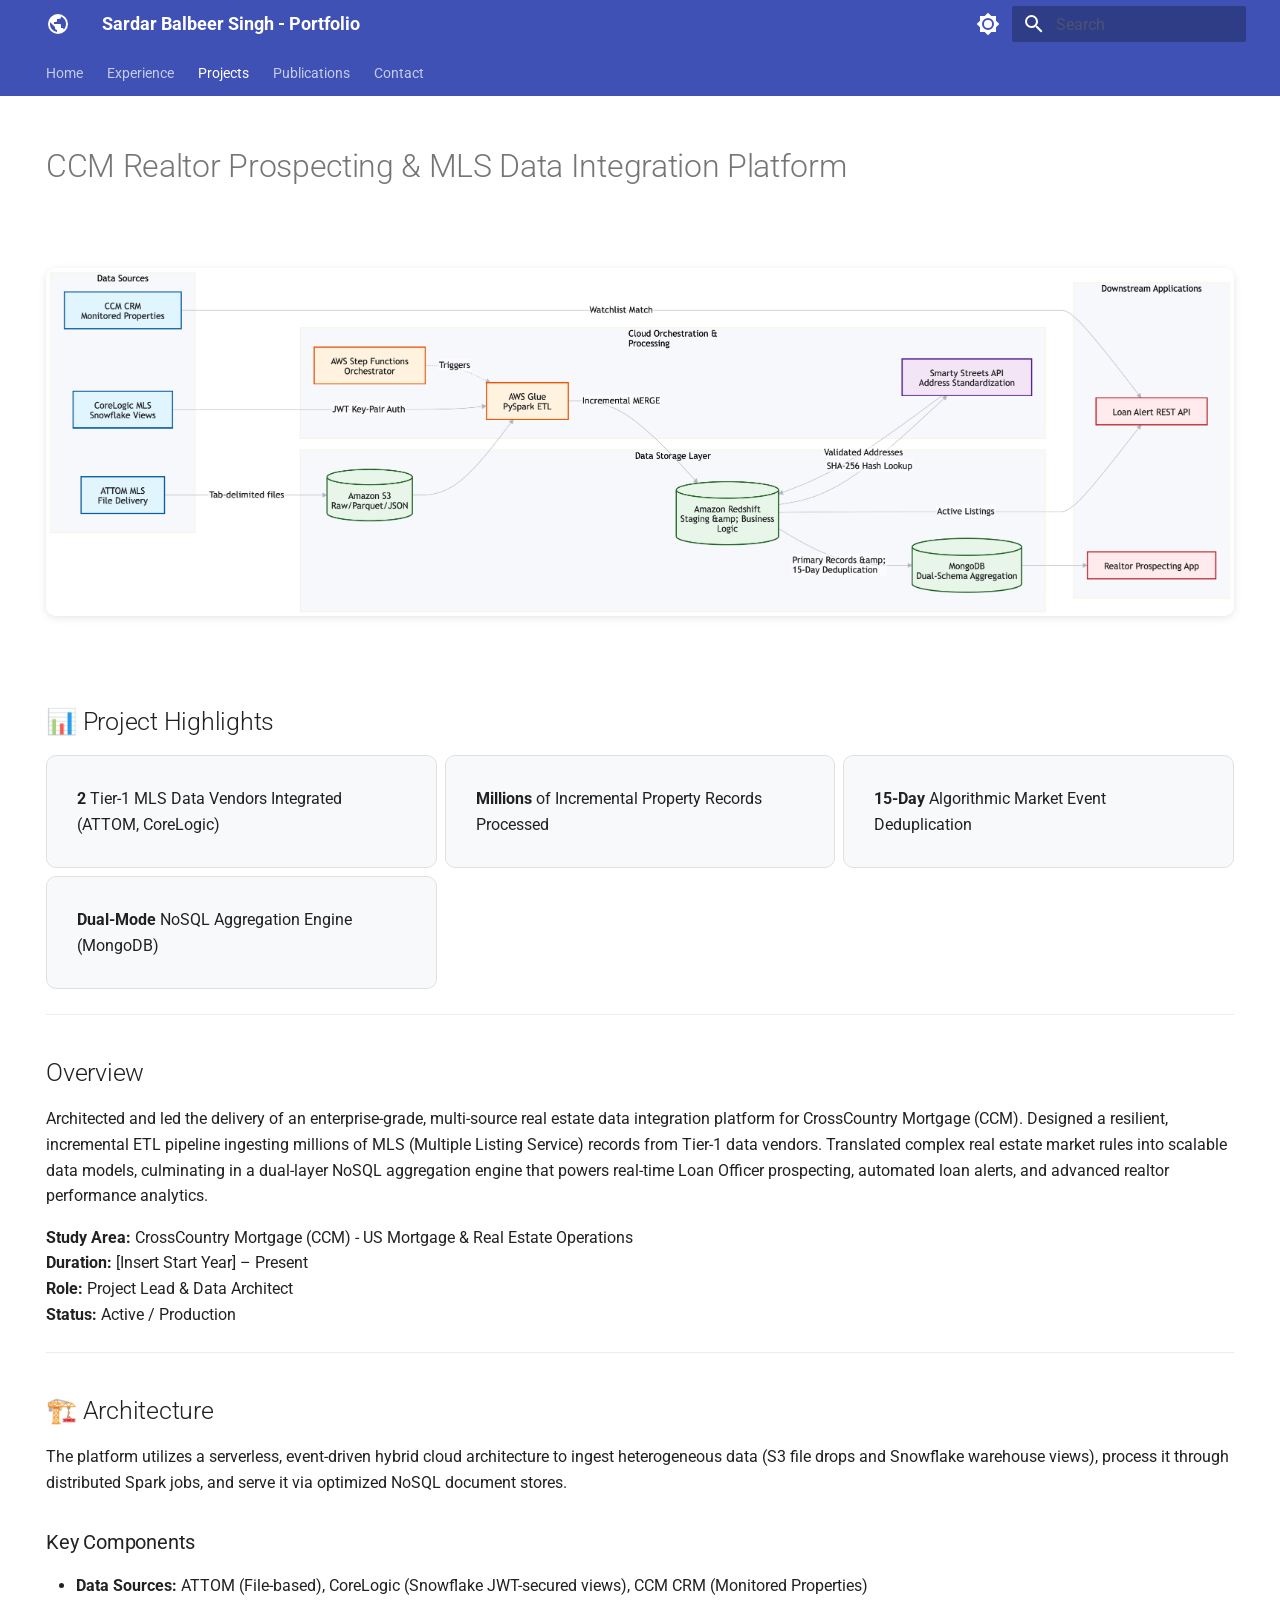
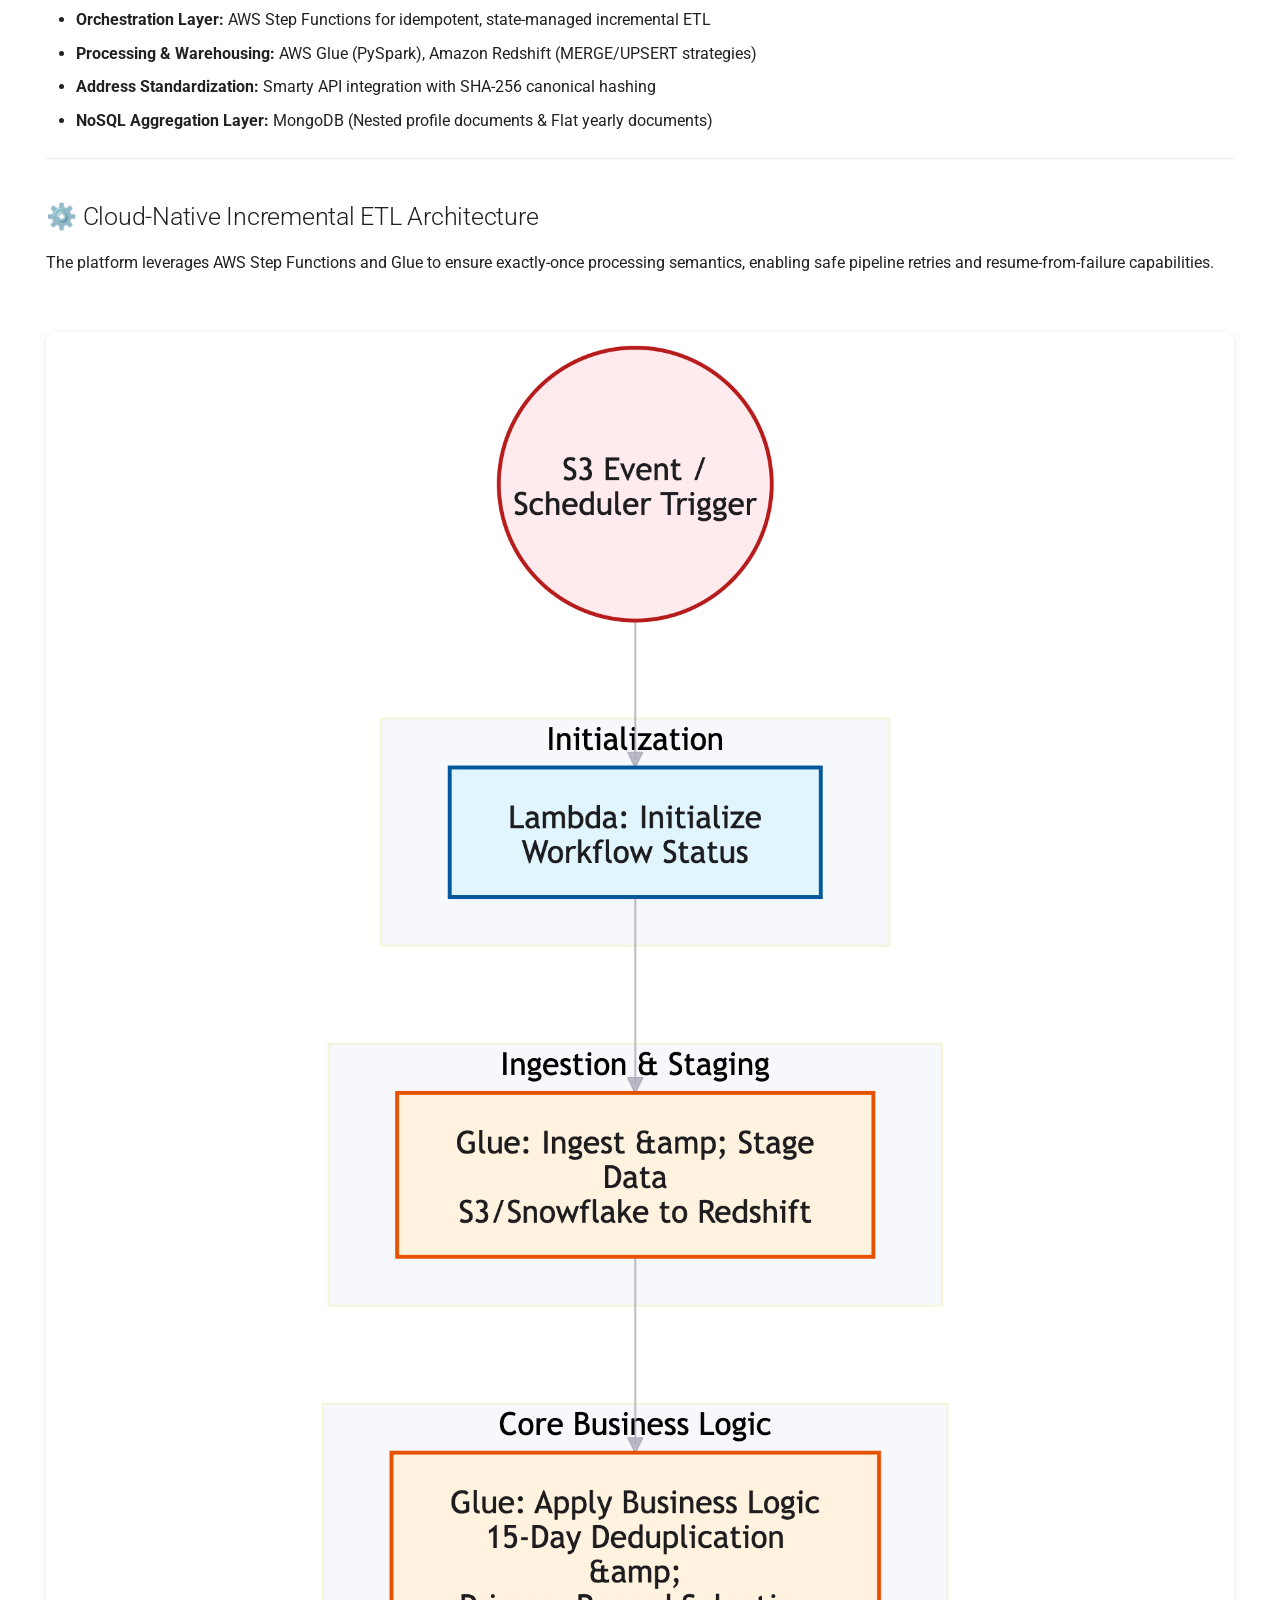
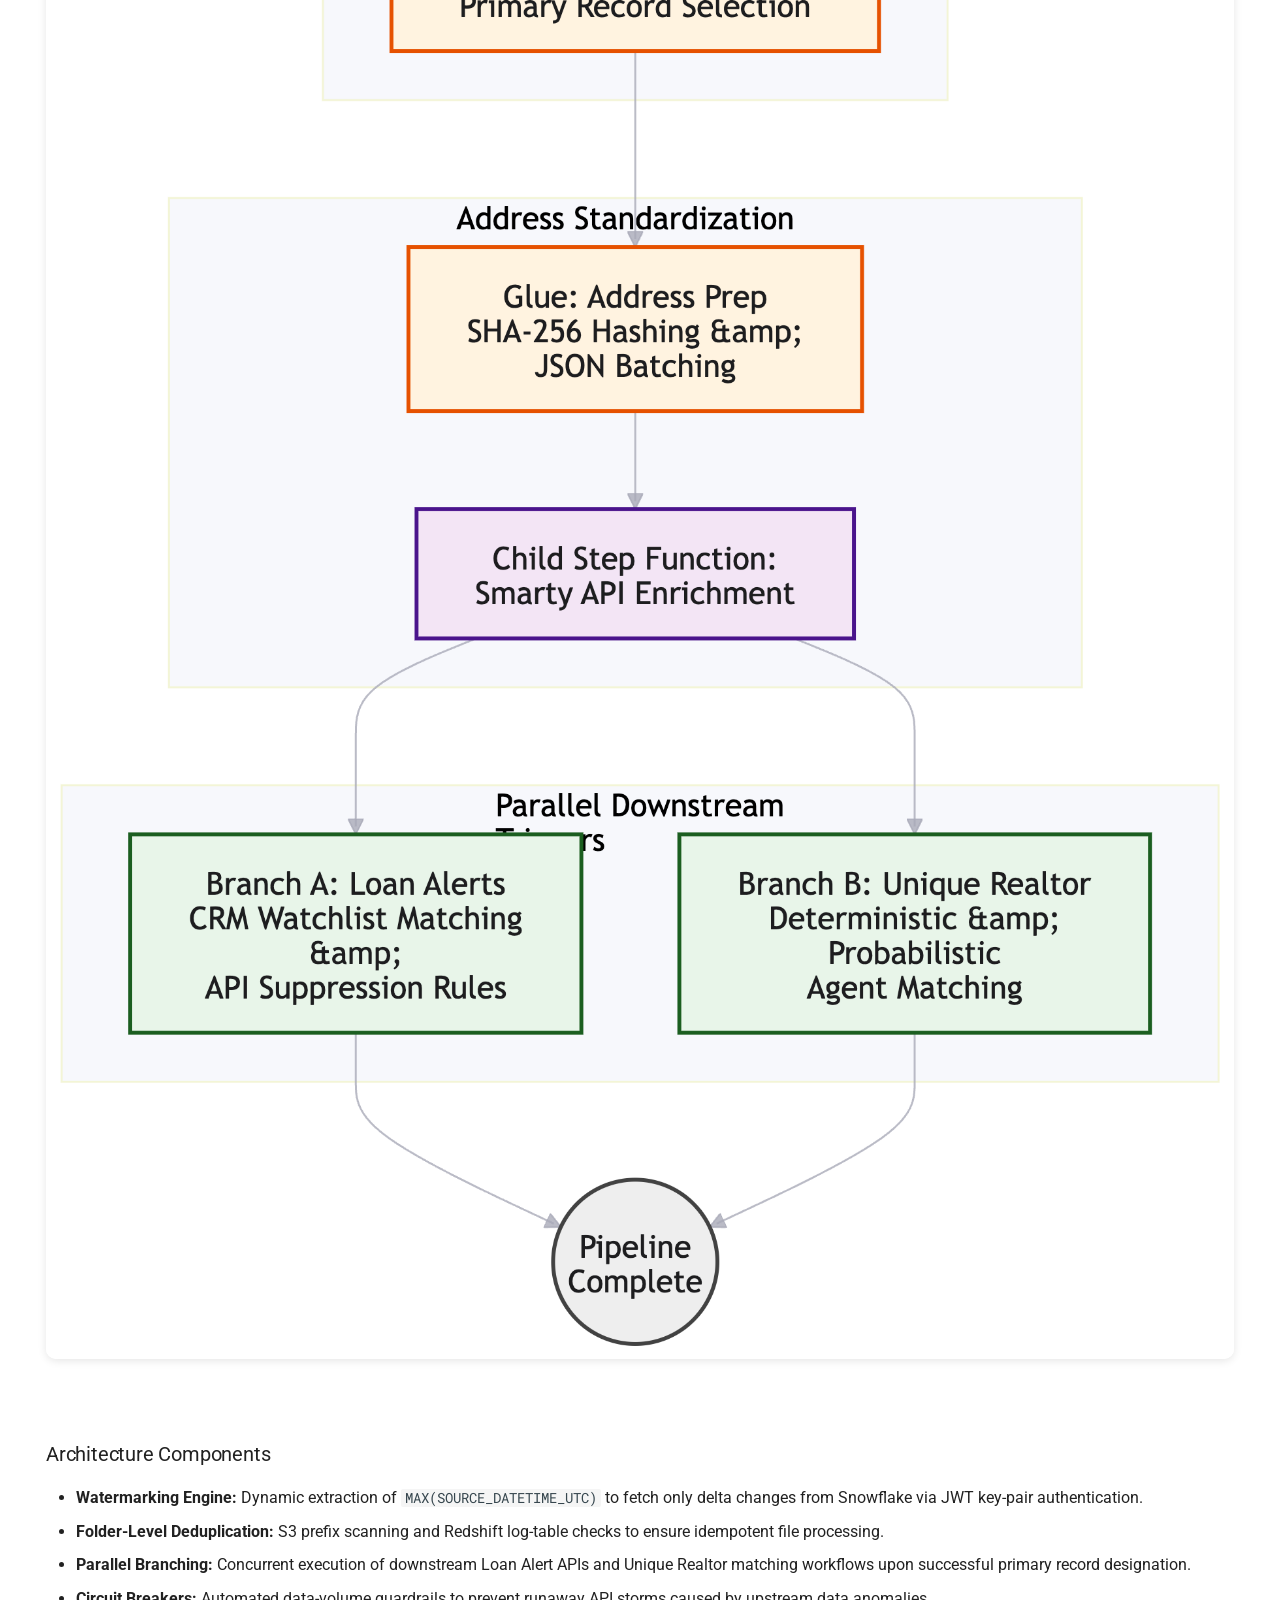
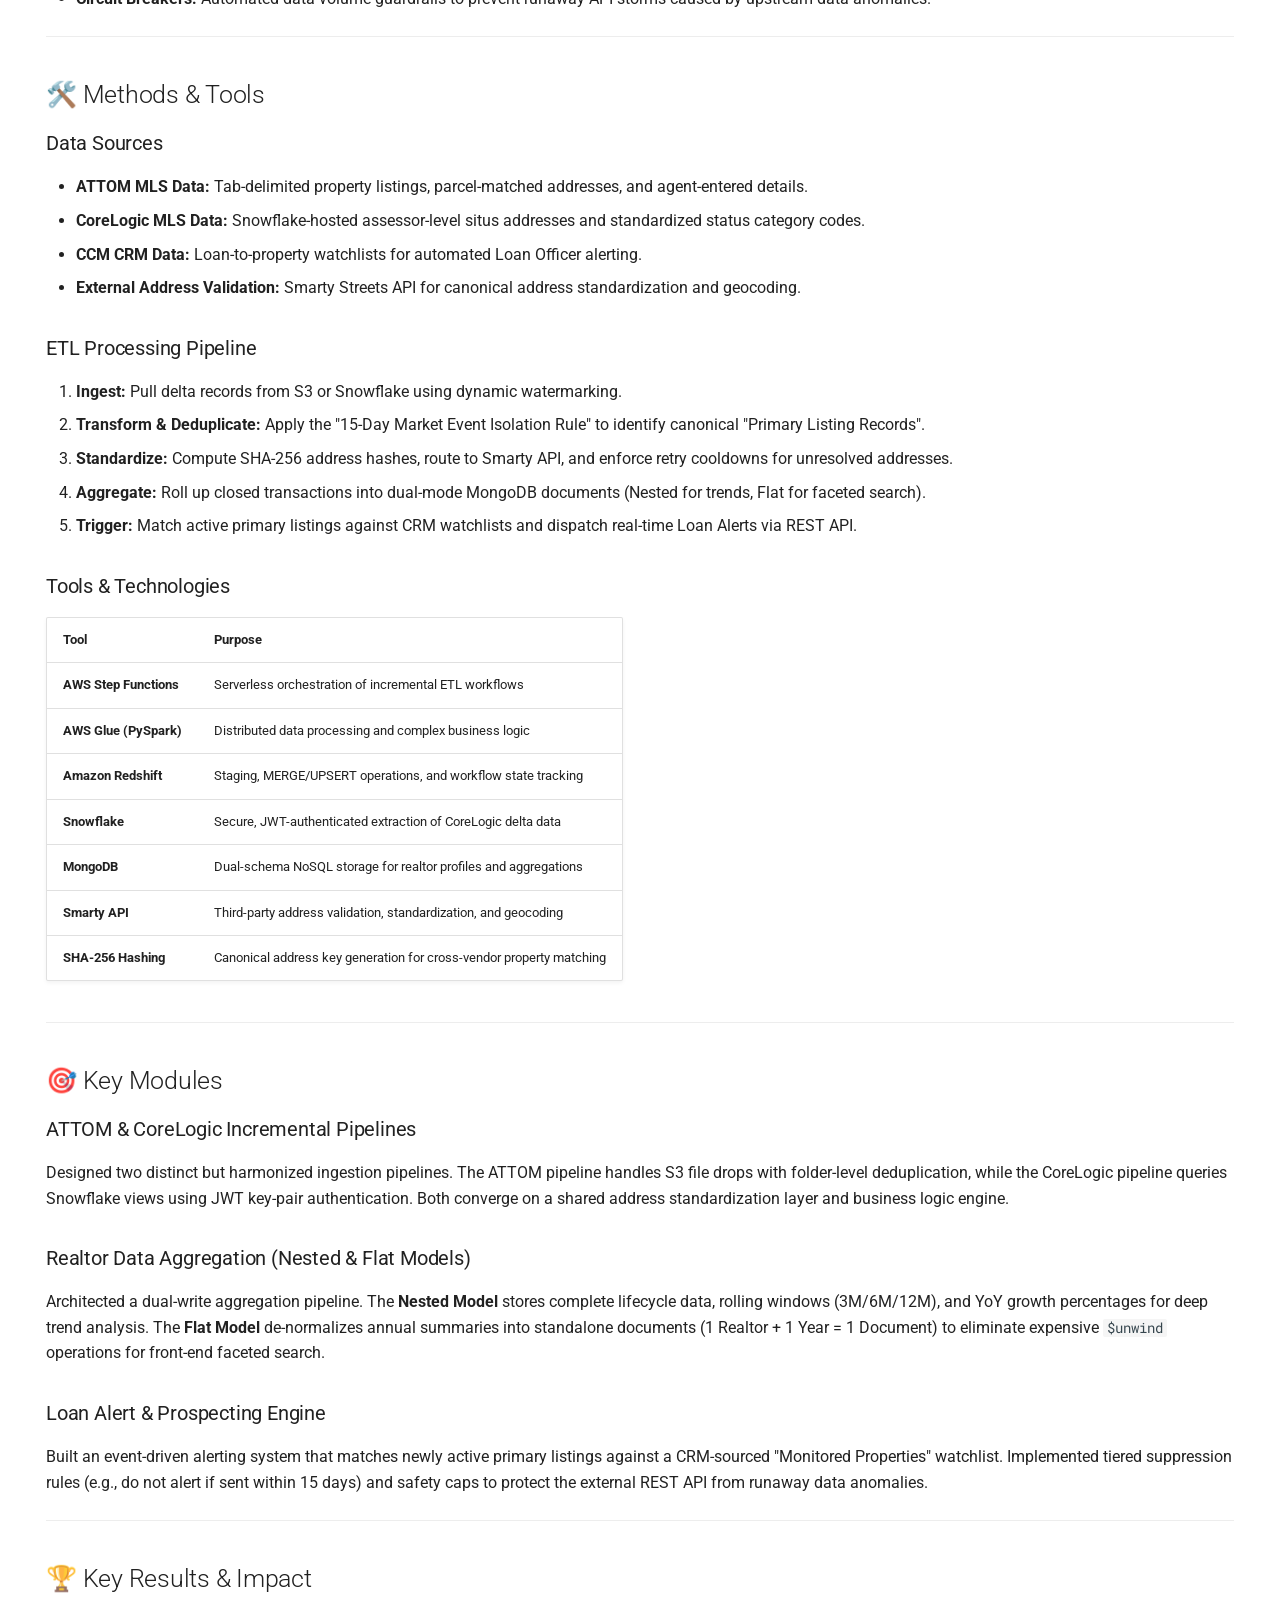
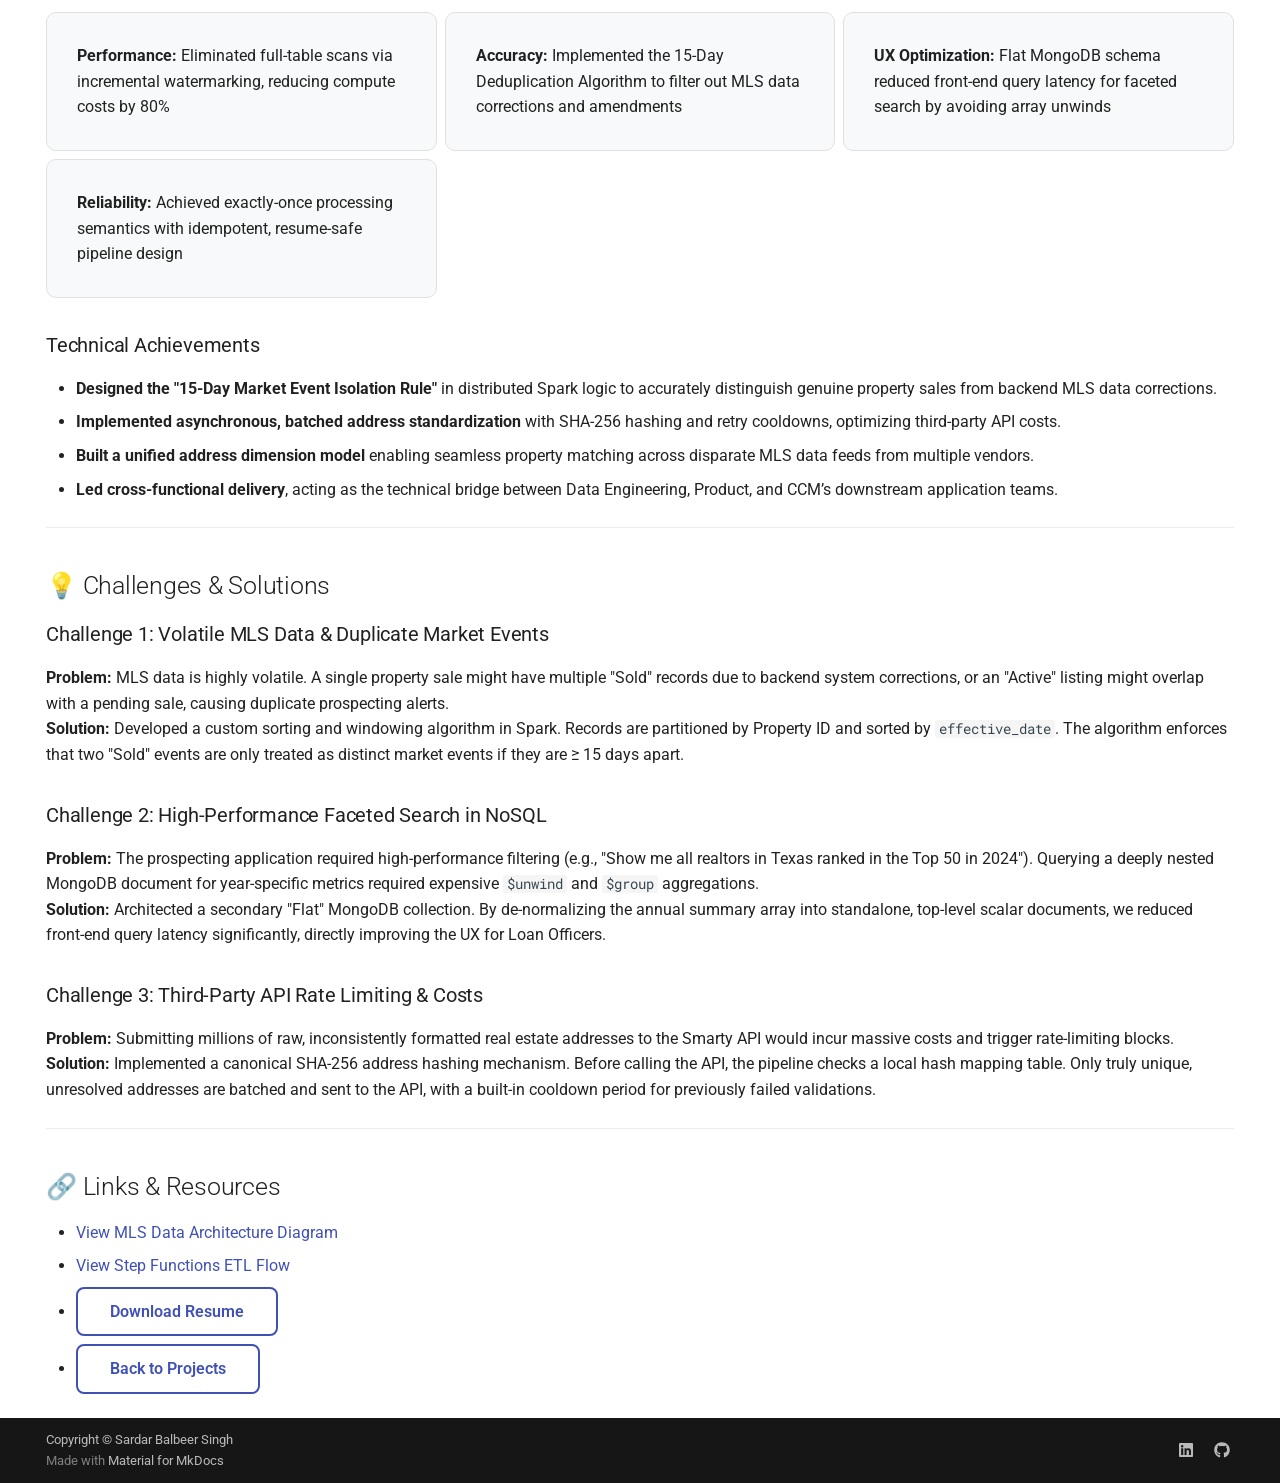
<file: projects/ccm-realtor-prospecting-platform/index.html>
<!doctype html>
<html lang="en" class="no-js">
  <head>
    
      <meta charset="utf-8">
      <meta name="viewport" content="width=device-width,initial-scale=1">
      
        <meta name="description" content="Portfolio of Sardar Balbeer Singh — GIS, Remote Sensing, Spatial Data Science, and Data Engineering">
      
      
        <meta name="author" content="Sardar Balbeer Singh">
      
      
      
        <link rel="prev" href="../">
      
      
        <link rel="next" href="../thrive-trm-migration/">
      
      
        
      
      
      <link rel="icon" href="../../assets/images/favicon.png">
      <meta name="generator" content="mkdocs-1.6.1, mkdocs-material-9.8.1">
    
    
      
        <title>CCM Realtor Prospecting Platform - Sardar Balbeer Singh - Portfolio</title>
      
    
    
      <link rel="stylesheet" href="../../assets/stylesheets/main.57a0d79d.min.css">
      
        
        <link rel="stylesheet" href="../../assets/stylesheets/palette.fb2fffe2.min.css">
      
      


    
    
      
    
    
      
        
        
        <link rel="preconnect" href="https://fonts.gstatic.com" crossorigin>
        <link rel="stylesheet" href="https://fonts.googleapis.com/css?family=Roboto:300,300i,400,400i,700,700i%7CRoboto+Mono:400,400i,700,700i&display=fallback">
        <style>:root{--md-text-font:"Roboto";--md-code-font:"Roboto Mono"}</style>
      
    
    
      <link rel="stylesheet" href="../../assets/css/extra.css">
    
      <link rel="stylesheet" href="../../assets/css/custom.css">
    
    <script>__md_scope=new URL("../..",location),__md_hash=e=>[...e].reduce(((e,_)=>(e<<5)-e+_.charCodeAt(0)),0),__md_get=(e,_=localStorage,t=__md_scope)=>JSON.parse(_.getItem(t.pathname+"."+e)),__md_set=(e,_,t=localStorage,a=__md_scope)=>{try{t.setItem(a.pathname+"."+e,JSON.stringify(_))}catch(e){}}</script>
    
      

    
    
  </head>
  
  
    
    
      
    
    
    
    
    <body dir="ltr" data-md-color-scheme="default" data-md-color-primary="indigo" data-md-color-accent="blue">
  
    
    <input class="md-toggle" data-md-toggle="drawer" type="checkbox" id="__drawer" autocomplete="off">
    <input class="md-toggle" data-md-toggle="search" type="checkbox" id="__search" autocomplete="off">
    <label class="md-overlay" for="__drawer"></label>
    <div data-md-component="skip">
      
        
        <a href="#ccm-realtor-prospecting-mls-data-integration-platform" class="md-skip">
          Skip to content
        </a>
      
    </div>
    <div data-md-component="announce">
      
    </div>
    
    
      

<header class="md-header" data-md-component="header">
  <nav class="md-header__inner md-grid" aria-label="Header">
    <a href="../.." title="Sardar Balbeer Singh - Portfolio" class="md-header__button md-logo" aria-label="Sardar Balbeer Singh - Portfolio" data-md-component="logo">
      
  
  <svg xmlns="http://www.w3.org/2000/svg" viewBox="0 0 24 24"><path d="M17.9 17.39c-.26-.8-1.01-1.39-1.9-1.39h-1v-3a1 1 0 0 0-1-1H8v-2h2a1 1 0 0 0 1-1V7h2a2 2 0 0 0 2-2v-.41a7.984 7.984 0 0 1 2.9 12.8M11 19.93c-3.95-.49-7-3.85-7-7.93 0-.62.08-1.22.21-1.79L9 15v1a2 2 0 0 0 2 2m1-16A10 10 0 0 0 2 12a10 10 0 0 0 10 10 10 10 0 0 0 10-10A10 10 0 0 0 12 2"/></svg>

    </a>
    <label class="md-header__button md-icon" for="__drawer">
      
      <svg xmlns="http://www.w3.org/2000/svg" viewBox="0 0 24 24"><path d="M3 6h18v2H3zm0 5h18v2H3zm0 5h18v2H3z"/></svg>
    </label>
    <div class="md-header__title" data-md-component="header-title">
      <div class="md-header__ellipsis">
        <div class="md-header__topic">
          <span class="md-ellipsis">
            Sardar Balbeer Singh - Portfolio
          </span>
        </div>
        <div class="md-header__topic" data-md-component="header-topic">
          <span class="md-ellipsis">
            
              CCM Realtor Prospecting Platform
            
          </span>
        </div>
      </div>
    </div>
    
      
        <form class="md-header__option" data-md-component="palette">
  
    
    
    
    <input class="md-option" data-md-color-media="" data-md-color-scheme="default" data-md-color-primary="indigo" data-md-color-accent="blue"  aria-label="Switch to dark mode"  type="radio" name="__palette" id="__palette_0">
    
      <label class="md-header__button md-icon" title="Switch to dark mode" for="__palette_1" hidden>
        <svg xmlns="http://www.w3.org/2000/svg" viewBox="0 0 24 24"><path d="M12 8a4 4 0 0 0-4 4 4 4 0 0 0 4 4 4 4 0 0 0 4-4 4 4 0 0 0-4-4m0 10a6 6 0 0 1-6-6 6 6 0 0 1 6-6 6 6 0 0 1 6 6 6 6 0 0 1-6 6m8-9.31V4h-4.69L12 .69 8.69 4H4v4.69L.69 12 4 15.31V20h4.69L12 23.31 15.31 20H20v-4.69L23.31 12z"/></svg>
      </label>
    
  
    
    
    
    <input class="md-option" data-md-color-media="" data-md-color-scheme="slate" data-md-color-primary="indigo" data-md-color-accent="blue"  aria-label="Switch to light mode"  type="radio" name="__palette" id="__palette_1">
    
      <label class="md-header__button md-icon" title="Switch to light mode" for="__palette_0" hidden>
        <svg xmlns="http://www.w3.org/2000/svg" viewBox="0 0 24 24"><path d="M12 18c-.89 0-1.74-.2-2.5-.55C11.56 16.5 13 14.42 13 12s-1.44-4.5-3.5-5.45C10.26 6.2 11.11 6 12 6a6 6 0 0 1 6 6 6 6 0 0 1-6 6m8-9.31V4h-4.69L12 .69 8.69 4H4v4.69L.69 12 4 15.31V20h4.69L12 23.31 15.31 20H20v-4.69L23.31 12z"/></svg>
      </label>
    
  
</form>
      
    
    
      <script>var palette=__md_get("__palette");if(palette&&palette.color){if("(prefers-color-scheme)"===palette.color.media){var media=matchMedia("(prefers-color-scheme: light)"),input=document.querySelector(media.matches?"[data-md-color-media='(prefers-color-scheme: light)']":"[data-md-color-media='(prefers-color-scheme: dark)']");palette.color.media=input.getAttribute("data-md-color-media"),palette.color.scheme=input.getAttribute("data-md-color-scheme"),palette.color.primary=input.getAttribute("data-md-color-primary"),palette.color.accent=input.getAttribute("data-md-color-accent")}for(var[key,value]of Object.entries(palette.color))document.body.setAttribute("data-md-color-"+key,value)}</script>
    
    
    
      
      
        <label class="md-header__button md-icon" for="__search">
          
          <svg xmlns="http://www.w3.org/2000/svg" viewBox="0 0 24 24"><path d="M9.5 3A6.5 6.5 0 0 1 16 9.5c0 1.61-.59 3.09-1.56 4.23l.27.27h.79l5 5-1.5 1.5-5-5v-.79l-.27-.27A6.52 6.52 0 0 1 9.5 16 6.5 6.5 0 0 1 3 9.5 6.5 6.5 0 0 1 9.5 3m0 2C7 5 5 7 5 9.5S7 14 9.5 14 14 12 14 9.5 12 5 9.5 5"/></svg>
        </label>
        <div class="md-search" data-md-component="search" role="dialog">
  <label class="md-search__overlay" for="__search"></label>
  <div class="md-search__inner" role="search">
    <form class="md-search__form" name="search">
      <input type="text" class="md-search__input" name="query" aria-label="Search" placeholder="Search" autocapitalize="off" autocorrect="off" autocomplete="off" spellcheck="false" data-md-component="search-query" required>
      <label class="md-search__icon md-icon" for="__search">
        
        <svg xmlns="http://www.w3.org/2000/svg" viewBox="0 0 24 24"><path d="M9.5 3A6.5 6.5 0 0 1 16 9.5c0 1.61-.59 3.09-1.56 4.23l.27.27h.79l5 5-1.5 1.5-5-5v-.79l-.27-.27A6.52 6.52 0 0 1 9.5 16 6.5 6.5 0 0 1 3 9.5 6.5 6.5 0 0 1 9.5 3m0 2C7 5 5 7 5 9.5S7 14 9.5 14 14 12 14 9.5 12 5 9.5 5"/></svg>
        
        <svg xmlns="http://www.w3.org/2000/svg" viewBox="0 0 24 24"><path d="M20 11v2H8l5.5 5.5-1.42 1.42L4.16 12l7.92-7.92L13.5 5.5 8 11z"/></svg>
      </label>
      <nav class="md-search__options" aria-label="Search">
        
        <button type="reset" class="md-search__icon md-icon" title="Clear" aria-label="Clear" tabindex="-1">
          
          <svg xmlns="http://www.w3.org/2000/svg" viewBox="0 0 24 24"><path d="M19 6.41 17.59 5 12 10.59 6.41 5 5 6.41 10.59 12 5 17.59 6.41 19 12 13.41 17.59 19 19 17.59 13.41 12z"/></svg>
        </button>
      </nav>
      
    </form>
    <div class="md-search__output">
      <div class="md-search__scrollwrap" tabindex="0" data-md-scrollfix>
        <div class="md-search-result" data-md-component="search-result">
          <div class="md-search-result__meta">
            Initializing search
          </div>
          <ol class="md-search-result__list" role="presentation"></ol>
        </div>
      </div>
    </div>
  </div>
</div>
      
    
    
  </nav>
  
</header>
    
    <div class="md-container" data-md-component="container">
      
      
        
          
            
<nav class="md-tabs" aria-label="Tabs" data-md-component="tabs">
  <div class="md-grid">
    <ul class="md-tabs__list">
      
        
  
  
  
  
    <li class="md-tabs__item">
      <a href="../.." class="md-tabs__link">
        
  
  
    
  
  Home

      </a>
    </li>
  

      
        
  
  
  
  
    <li class="md-tabs__item">
      <a href="../../experience/" class="md-tabs__link">
        
  
  
    
  
  Experience

      </a>
    </li>
  

      
        
  
  
  
    
  
  
    
    
      <li class="md-tabs__item md-tabs__item--active">
        <a href="../" class="md-tabs__link">
          
  
  
  Projects

        </a>
      </li>
    
  

      
        
  
  
  
  
    <li class="md-tabs__item">
      <a href="../../publications/" class="md-tabs__link">
        
  
  
    
  
  Publications

      </a>
    </li>
  

      
        
  
  
  
  
    <li class="md-tabs__item">
      <a href="../../contact/" class="md-tabs__link">
        
  
  
    
  
  Contact

      </a>
    </li>
  

      
    </ul>
  </div>
</nav>
          
        
      
      <main class="md-main" data-md-component="main">
        <div class="md-main__inner md-grid">
          
            
              
                
              
              <div class="md-sidebar md-sidebar--primary" data-md-component="sidebar" data-md-type="navigation" hidden>
                <div class="md-sidebar__scrollwrap">
                  <div class="md-sidebar__inner">
                    


  


<nav class="md-nav md-nav--primary md-nav--lifted" aria-label="Navigation" data-md-level="0">
  <label class="md-nav__title" for="__drawer">
    <a href="../.." title="Sardar Balbeer Singh - Portfolio" class="md-nav__button md-logo" aria-label="Sardar Balbeer Singh - Portfolio" data-md-component="logo">
      
  
  <svg xmlns="http://www.w3.org/2000/svg" viewBox="0 0 24 24"><path d="M17.9 17.39c-.26-.8-1.01-1.39-1.9-1.39h-1v-3a1 1 0 0 0-1-1H8v-2h2a1 1 0 0 0 1-1V7h2a2 2 0 0 0 2-2v-.41a7.984 7.984 0 0 1 2.9 12.8M11 19.93c-3.95-.49-7-3.85-7-7.93 0-.62.08-1.22.21-1.79L9 15v1a2 2 0 0 0 2 2m1-16A10 10 0 0 0 2 12a10 10 0 0 0 10 10 10 10 0 0 0 10-10A10 10 0 0 0 12 2"/></svg>

    </a>
    Sardar Balbeer Singh - Portfolio
  </label>
  
  <ul class="md-nav__list" data-md-scrollfix>
    
      
      
  
  
  
  
    <li class="md-nav__item">
      <a href="../.." class="md-nav__link">
        
  
  
  <span class="md-ellipsis">
    
  
    Home
  

    
  </span>
  
  

      </a>
    </li>
  

    
      
      
  
  
  
  
    <li class="md-nav__item">
      <a href="../../experience/" class="md-nav__link">
        
  
  
  <span class="md-ellipsis">
    
  
    Experience
  

    
  </span>
  
  

      </a>
    </li>
  

    
      
      
  
  
    
  
  
  
    
    
    
    
      
        
        
      
      
    
    
    <li class="md-nav__item md-nav__item--active md-nav__item--section md-nav__item--nested">
      
        
        
        <input class="md-nav__toggle md-toggle " type="checkbox" id="__nav_3" checked>
        
          
          <label class="md-nav__link" for="__nav_3" id="__nav_3_label" tabindex="">
            
  
  
  <span class="md-ellipsis">
    
  
    Projects
  

    
  </span>
  
  

            <span class="md-nav__icon md-icon"></span>
          </label>
        
        <nav class="md-nav" data-md-level="1" aria-labelledby="__nav_3_label" aria-expanded="true">
          <label class="md-nav__title" for="__nav_3">
            <span class="md-nav__icon md-icon"></span>
            
  
    Projects
  

          </label>
          <ul class="md-nav__list" data-md-scrollfix>
            
              
                
  
  
  
  
    <li class="md-nav__item">
      <a href="../" class="md-nav__link">
        
  
  
  <span class="md-ellipsis">
    
  
    Projects Overview
  

    
  </span>
  
  

      </a>
    </li>
  

              
            
              
                
  
  
    
  
  
  
    <li class="md-nav__item md-nav__item--active">
      
      <input class="md-nav__toggle md-toggle" type="checkbox" id="__toc">
      
      
        
      
      
        <label class="md-nav__link md-nav__link--active" for="__toc">
          
  
  
  <span class="md-ellipsis">
    
  
    CCM Realtor Prospecting Platform
  

    
  </span>
  
  

          <span class="md-nav__icon md-icon"></span>
        </label>
      
      <a href="./" class="md-nav__link md-nav__link--active">
        
  
  
  <span class="md-ellipsis">
    
  
    CCM Realtor Prospecting Platform
  

    
  </span>
  
  

      </a>
      
        

<nav class="md-nav md-nav--secondary" aria-label="Table of contents">
  
  
  
    
  
  
    <label class="md-nav__title" for="__toc">
      <span class="md-nav__icon md-icon"></span>
      Table of contents
    </label>
    <ul class="md-nav__list" data-md-component="toc" data-md-scrollfix>
      
        <li class="md-nav__item">
  <a href="#project-highlights" class="md-nav__link">
    <span class="md-ellipsis">
      
        📊 Project Highlights
      
    </span>
  </a>
  
</li>
      
        <li class="md-nav__item">
  <a href="#overview" class="md-nav__link">
    <span class="md-ellipsis">
      
        Overview
      
    </span>
  </a>
  
</li>
      
        <li class="md-nav__item">
  <a href="#architecture" class="md-nav__link">
    <span class="md-ellipsis">
      
        🏗️ Architecture
      
    </span>
  </a>
  
    <nav class="md-nav" aria-label="🏗️ Architecture">
      <ul class="md-nav__list">
        
          <li class="md-nav__item">
  <a href="#key-components" class="md-nav__link">
    <span class="md-ellipsis">
      
        Key Components
      
    </span>
  </a>
  
</li>
        
      </ul>
    </nav>
  
</li>
      
        <li class="md-nav__item">
  <a href="#cloud-native-incremental-etl-architecture" class="md-nav__link">
    <span class="md-ellipsis">
      
        ⚙️ Cloud-Native Incremental ETL Architecture
      
    </span>
  </a>
  
    <nav class="md-nav" aria-label="⚙️ Cloud-Native Incremental ETL Architecture">
      <ul class="md-nav__list">
        
          <li class="md-nav__item">
  <a href="#architecture-components" class="md-nav__link">
    <span class="md-ellipsis">
      
        Architecture Components
      
    </span>
  </a>
  
</li>
        
      </ul>
    </nav>
  
</li>
      
        <li class="md-nav__item">
  <a href="#methods-tools" class="md-nav__link">
    <span class="md-ellipsis">
      
        🛠️ Methods &amp; Tools
      
    </span>
  </a>
  
    <nav class="md-nav" aria-label="🛠️ Methods &amp; Tools">
      <ul class="md-nav__list">
        
          <li class="md-nav__item">
  <a href="#data-sources" class="md-nav__link">
    <span class="md-ellipsis">
      
        Data Sources
      
    </span>
  </a>
  
</li>
        
          <li class="md-nav__item">
  <a href="#etl-processing-pipeline" class="md-nav__link">
    <span class="md-ellipsis">
      
        ETL Processing Pipeline
      
    </span>
  </a>
  
</li>
        
          <li class="md-nav__item">
  <a href="#tools-technologies" class="md-nav__link">
    <span class="md-ellipsis">
      
        Tools &amp; Technologies
      
    </span>
  </a>
  
</li>
        
      </ul>
    </nav>
  
</li>
      
        <li class="md-nav__item">
  <a href="#key-modules" class="md-nav__link">
    <span class="md-ellipsis">
      
        🎯 Key Modules
      
    </span>
  </a>
  
    <nav class="md-nav" aria-label="🎯 Key Modules">
      <ul class="md-nav__list">
        
          <li class="md-nav__item">
  <a href="#attom-corelogic-incremental-pipelines" class="md-nav__link">
    <span class="md-ellipsis">
      
        ATTOM &amp; CoreLogic Incremental Pipelines
      
    </span>
  </a>
  
</li>
        
          <li class="md-nav__item">
  <a href="#realtor-data-aggregation-nested-flat-models" class="md-nav__link">
    <span class="md-ellipsis">
      
        Realtor Data Aggregation (Nested &amp; Flat Models)
      
    </span>
  </a>
  
</li>
        
          <li class="md-nav__item">
  <a href="#loan-alert-prospecting-engine" class="md-nav__link">
    <span class="md-ellipsis">
      
        Loan Alert &amp; Prospecting Engine
      
    </span>
  </a>
  
</li>
        
      </ul>
    </nav>
  
</li>
      
        <li class="md-nav__item">
  <a href="#key-results-impact" class="md-nav__link">
    <span class="md-ellipsis">
      
        🏆 Key Results &amp; Impact
      
    </span>
  </a>
  
    <nav class="md-nav" aria-label="🏆 Key Results &amp; Impact">
      <ul class="md-nav__list">
        
          <li class="md-nav__item">
  <a href="#technical-achievements" class="md-nav__link">
    <span class="md-ellipsis">
      
        Technical Achievements
      
    </span>
  </a>
  
</li>
        
      </ul>
    </nav>
  
</li>
      
        <li class="md-nav__item">
  <a href="#challenges-solutions" class="md-nav__link">
    <span class="md-ellipsis">
      
        💡 Challenges &amp; Solutions
      
    </span>
  </a>
  
    <nav class="md-nav" aria-label="💡 Challenges &amp; Solutions">
      <ul class="md-nav__list">
        
          <li class="md-nav__item">
  <a href="#challenge-1-volatile-mls-data-duplicate-market-events" class="md-nav__link">
    <span class="md-ellipsis">
      
        Challenge 1: Volatile MLS Data &amp; Duplicate Market Events
      
    </span>
  </a>
  
</li>
        
          <li class="md-nav__item">
  <a href="#challenge-2-high-performance-faceted-search-in-nosql" class="md-nav__link">
    <span class="md-ellipsis">
      
        Challenge 2: High-Performance Faceted Search in NoSQL
      
    </span>
  </a>
  
</li>
        
          <li class="md-nav__item">
  <a href="#challenge-3-third-party-api-rate-limiting-costs" class="md-nav__link">
    <span class="md-ellipsis">
      
        Challenge 3: Third-Party API Rate Limiting &amp; Costs
      
    </span>
  </a>
  
</li>
        
      </ul>
    </nav>
  
</li>
      
        <li class="md-nav__item">
  <a href="#links-resources" class="md-nav__link">
    <span class="md-ellipsis">
      
        🔗 Links &amp; Resources
      
    </span>
  </a>
  
</li>
      
    </ul>
  
</nav>
      
    </li>
  

              
            
              
                
  
  
  
  
    <li class="md-nav__item">
      <a href="../thrive-trm-migration/" class="md-nav__link">
        
  
  
  <span class="md-ellipsis">
    
  
    Thrive TRM Data Migration & Validation
  

    
  </span>
  
  

      </a>
    </li>
  

              
            
              
                
  
  
  
  
    <li class="md-nav__item">
      <a href="../avixa-fabric-pov/" class="md-nav__link">
        
  
  
  <span class="md-ellipsis">
    
  
    Avixa Fabric POV
  

    
  </span>
  
  

      </a>
    </li>
  

              
            
              
                
  
  
  
  
    <li class="md-nav__item">
      <a href="../nationwide-data-warehouse/" class="md-nav__link">
        
  
  
  <span class="md-ellipsis">
    
  
    Nationwide Data Warehouse
  

    
  </span>
  
  

      </a>
    </li>
  

              
            
              
                
  
  
  
  
    <li class="md-nav__item">
      <a href="../sample-notebook/" class="md-nav__link">
        
  
  
  <span class="md-ellipsis">
    
  
    Sample Notebook
  

    
  </span>
  
  

      </a>
    </li>
  

              
            
          </ul>
        </nav>
      
    </li>
  

    
      
      
  
  
  
  
    <li class="md-nav__item">
      <a href="../../publications/" class="md-nav__link">
        
  
  
  <span class="md-ellipsis">
    
  
    Publications
  

    
  </span>
  
  

      </a>
    </li>
  

    
      
      
  
  
  
  
    <li class="md-nav__item">
      <a href="../../contact/" class="md-nav__link">
        
  
  
  <span class="md-ellipsis">
    
  
    Contact
  

    
  </span>
  
  

      </a>
    </li>
  

    
  </ul>
</nav>
                  </div>
                </div>
              </div>
            
            
              
                
              
              <div class="md-sidebar md-sidebar--secondary" data-md-component="sidebar" data-md-type="toc" hidden>
                <div class="md-sidebar__scrollwrap">
                  <div class="md-sidebar__inner">
                    

<nav class="md-nav md-nav--secondary" aria-label="Table of contents">
  
  
  
    
  
  
    <label class="md-nav__title" for="__toc">
      <span class="md-nav__icon md-icon"></span>
      Table of contents
    </label>
    <ul class="md-nav__list" data-md-component="toc" data-md-scrollfix>
      
        <li class="md-nav__item">
  <a href="#project-highlights" class="md-nav__link">
    <span class="md-ellipsis">
      
        📊 Project Highlights
      
    </span>
  </a>
  
</li>
      
        <li class="md-nav__item">
  <a href="#overview" class="md-nav__link">
    <span class="md-ellipsis">
      
        Overview
      
    </span>
  </a>
  
</li>
      
        <li class="md-nav__item">
  <a href="#architecture" class="md-nav__link">
    <span class="md-ellipsis">
      
        🏗️ Architecture
      
    </span>
  </a>
  
    <nav class="md-nav" aria-label="🏗️ Architecture">
      <ul class="md-nav__list">
        
          <li class="md-nav__item">
  <a href="#key-components" class="md-nav__link">
    <span class="md-ellipsis">
      
        Key Components
      
    </span>
  </a>
  
</li>
        
      </ul>
    </nav>
  
</li>
      
        <li class="md-nav__item">
  <a href="#cloud-native-incremental-etl-architecture" class="md-nav__link">
    <span class="md-ellipsis">
      
        ⚙️ Cloud-Native Incremental ETL Architecture
      
    </span>
  </a>
  
    <nav class="md-nav" aria-label="⚙️ Cloud-Native Incremental ETL Architecture">
      <ul class="md-nav__list">
        
          <li class="md-nav__item">
  <a href="#architecture-components" class="md-nav__link">
    <span class="md-ellipsis">
      
        Architecture Components
      
    </span>
  </a>
  
</li>
        
      </ul>
    </nav>
  
</li>
      
        <li class="md-nav__item">
  <a href="#methods-tools" class="md-nav__link">
    <span class="md-ellipsis">
      
        🛠️ Methods &amp; Tools
      
    </span>
  </a>
  
    <nav class="md-nav" aria-label="🛠️ Methods &amp; Tools">
      <ul class="md-nav__list">
        
          <li class="md-nav__item">
  <a href="#data-sources" class="md-nav__link">
    <span class="md-ellipsis">
      
        Data Sources
      
    </span>
  </a>
  
</li>
        
          <li class="md-nav__item">
  <a href="#etl-processing-pipeline" class="md-nav__link">
    <span class="md-ellipsis">
      
        ETL Processing Pipeline
      
    </span>
  </a>
  
</li>
        
          <li class="md-nav__item">
  <a href="#tools-technologies" class="md-nav__link">
    <span class="md-ellipsis">
      
        Tools &amp; Technologies
      
    </span>
  </a>
  
</li>
        
      </ul>
    </nav>
  
</li>
      
        <li class="md-nav__item">
  <a href="#key-modules" class="md-nav__link">
    <span class="md-ellipsis">
      
        🎯 Key Modules
      
    </span>
  </a>
  
    <nav class="md-nav" aria-label="🎯 Key Modules">
      <ul class="md-nav__list">
        
          <li class="md-nav__item">
  <a href="#attom-corelogic-incremental-pipelines" class="md-nav__link">
    <span class="md-ellipsis">
      
        ATTOM &amp; CoreLogic Incremental Pipelines
      
    </span>
  </a>
  
</li>
        
          <li class="md-nav__item">
  <a href="#realtor-data-aggregation-nested-flat-models" class="md-nav__link">
    <span class="md-ellipsis">
      
        Realtor Data Aggregation (Nested &amp; Flat Models)
      
    </span>
  </a>
  
</li>
        
          <li class="md-nav__item">
  <a href="#loan-alert-prospecting-engine" class="md-nav__link">
    <span class="md-ellipsis">
      
        Loan Alert &amp; Prospecting Engine
      
    </span>
  </a>
  
</li>
        
      </ul>
    </nav>
  
</li>
      
        <li class="md-nav__item">
  <a href="#key-results-impact" class="md-nav__link">
    <span class="md-ellipsis">
      
        🏆 Key Results &amp; Impact
      
    </span>
  </a>
  
    <nav class="md-nav" aria-label="🏆 Key Results &amp; Impact">
      <ul class="md-nav__list">
        
          <li class="md-nav__item">
  <a href="#technical-achievements" class="md-nav__link">
    <span class="md-ellipsis">
      
        Technical Achievements
      
    </span>
  </a>
  
</li>
        
      </ul>
    </nav>
  
</li>
      
        <li class="md-nav__item">
  <a href="#challenges-solutions" class="md-nav__link">
    <span class="md-ellipsis">
      
        💡 Challenges &amp; Solutions
      
    </span>
  </a>
  
    <nav class="md-nav" aria-label="💡 Challenges &amp; Solutions">
      <ul class="md-nav__list">
        
          <li class="md-nav__item">
  <a href="#challenge-1-volatile-mls-data-duplicate-market-events" class="md-nav__link">
    <span class="md-ellipsis">
      
        Challenge 1: Volatile MLS Data &amp; Duplicate Market Events
      
    </span>
  </a>
  
</li>
        
          <li class="md-nav__item">
  <a href="#challenge-2-high-performance-faceted-search-in-nosql" class="md-nav__link">
    <span class="md-ellipsis">
      
        Challenge 2: High-Performance Faceted Search in NoSQL
      
    </span>
  </a>
  
</li>
        
          <li class="md-nav__item">
  <a href="#challenge-3-third-party-api-rate-limiting-costs" class="md-nav__link">
    <span class="md-ellipsis">
      
        Challenge 3: Third-Party API Rate Limiting &amp; Costs
      
    </span>
  </a>
  
</li>
        
      </ul>
    </nav>
  
</li>
      
        <li class="md-nav__item">
  <a href="#links-resources" class="md-nav__link">
    <span class="md-ellipsis">
      
        🔗 Links &amp; Resources
      
    </span>
  </a>
  
</li>
      
    </ul>
  
</nav>
                  </div>
                </div>
              </div>
            
          
          
            <div class="md-content" data-md-component="content">
              
              <article class="md-content__inner md-typeset">
                
                  
  




<h1 id="ccm-realtor-prospecting-mls-data-integration-platform">CCM Realtor Prospecting &amp; MLS Data Integration Platform</h1>
<p><img alt="Enterprise MLS Data Architecture" src="../../assets/images/ccm-mls-architecture.png" /></p>
<h2 id="project-highlights">📊 Project Highlights</h2>
<div class="grid cards">
<ul>
<li><strong>2</strong> Tier-1 MLS Data Vendors Integrated (ATTOM, CoreLogic)</li>
<li><strong>Millions</strong> of Incremental Property Records Processed</li>
<li><strong>15-Day</strong> Algorithmic Market Event Deduplication</li>
<li><strong>Dual-Mode</strong> NoSQL Aggregation Engine (MongoDB)</li>
</ul>
</div>
<hr />
<h2 id="overview">Overview</h2>
<p>Architected and led the delivery of an enterprise-grade, multi-source real estate data integration platform for CrossCountry Mortgage (CCM). Designed a resilient, incremental ETL pipeline ingesting millions of MLS (Multiple Listing Service) records from Tier-1 data vendors. Translated complex real estate market rules into scalable data models, culminating in a dual-layer NoSQL aggregation engine that powers real-time Loan Officer prospecting, automated loan alerts, and advanced realtor performance analytics.</p>
<p><strong>Study Area:</strong> CrossCountry Mortgage (CCM) - US Mortgage &amp; Real Estate Operations<br />
<strong>Duration:</strong> [Insert Start Year] – Present<br />
<strong>Role:</strong> Project Lead &amp; Data Architect<br />
<strong>Status:</strong> Active / Production</p>
<hr />
<h2 id="architecture">🏗️ Architecture</h2>
<p>The platform utilizes a serverless, event-driven hybrid cloud architecture to ingest heterogeneous data (S3 file drops and Snowflake warehouse views), process it through distributed Spark jobs, and serve it via optimized NoSQL document stores.</p>
<h3 id="key-components">Key Components</h3>
<ul>
<li><strong>Data Sources:</strong> ATTOM (File-based), CoreLogic (Snowflake JWT-secured views), CCM CRM (Monitored Properties)</li>
<li><strong>Orchestration Layer:</strong> AWS Step Functions for idempotent, state-managed incremental ETL</li>
<li><strong>Processing &amp; Warehousing:</strong> AWS Glue (PySpark), Amazon Redshift (MERGE/UPSERT strategies)</li>
<li><strong>Address Standardization:</strong> Smarty API integration with SHA-256 canonical hashing</li>
<li><strong>NoSQL Aggregation Layer:</strong> MongoDB (Nested profile documents &amp; Flat yearly documents)</li>
</ul>
<hr />
<h2 id="cloud-native-incremental-etl-architecture">⚙️ Cloud-Native Incremental ETL Architecture</h2>
<p>The platform leverages AWS Step Functions and Glue to ensure exactly-once processing semantics, enabling safe pipeline retries and resume-from-failure capabilities.</p>
<p><img alt="AWS Step Functions ETL Flow" src="../../assets/images/ccm-step-functions-arch.png" /></p>
<h3 id="architecture-components">Architecture Components</h3>
<ul>
<li><strong>Watermarking Engine:</strong> Dynamic extraction of <code>MAX(SOURCE_DATETIME_UTC)</code> to fetch only delta changes from Snowflake via JWT key-pair authentication.</li>
<li><strong>Folder-Level Deduplication:</strong> S3 prefix scanning and Redshift log-table checks to ensure idempotent file processing.</li>
<li><strong>Parallel Branching:</strong> Concurrent execution of downstream Loan Alert APIs and Unique Realtor matching workflows upon successful primary record designation.</li>
<li><strong>Circuit Breakers:</strong> Automated data-volume guardrails to prevent runaway API storms caused by upstream data anomalies.</li>
</ul>
<hr />
<h2 id="methods-tools">🛠️ Methods &amp; Tools</h2>
<h3 id="data-sources">Data Sources</h3>
<ul>
<li><strong>ATTOM MLS Data:</strong> Tab-delimited property listings, parcel-matched addresses, and agent-entered details.</li>
<li><strong>CoreLogic MLS Data:</strong> Snowflake-hosted assessor-level situs addresses and standardized status category codes.</li>
<li><strong>CCM CRM Data:</strong> Loan-to-property watchlists for automated Loan Officer alerting.</li>
<li><strong>External Address Validation:</strong> Smarty Streets API for canonical address standardization and geocoding.</li>
</ul>
<h3 id="etl-processing-pipeline">ETL Processing Pipeline</h3>
<ol>
<li><strong>Ingest:</strong> Pull delta records from S3 or Snowflake using dynamic watermarking.</li>
<li><strong>Transform &amp; Deduplicate:</strong> Apply the "15-Day Market Event Isolation Rule" to identify canonical "Primary Listing Records".</li>
<li><strong>Standardize:</strong> Compute SHA-256 address hashes, route to Smarty API, and enforce retry cooldowns for unresolved addresses.</li>
<li><strong>Aggregate:</strong> Roll up closed transactions into dual-mode MongoDB documents (Nested for trends, Flat for faceted search).</li>
<li><strong>Trigger:</strong> Match active primary listings against CRM watchlists and dispatch real-time Loan Alerts via REST API.</li>
</ol>
<h3 id="tools-technologies">Tools &amp; Technologies</h3>
<table>
<thead>
<tr>
<th>Tool</th>
<th>Purpose</th>
</tr>
</thead>
<tbody>
<tr>
<td><strong>AWS Step Functions</strong></td>
<td>Serverless orchestration of incremental ETL workflows</td>
</tr>
<tr>
<td><strong>AWS Glue (PySpark)</strong></td>
<td>Distributed data processing and complex business logic</td>
</tr>
<tr>
<td><strong>Amazon Redshift</strong></td>
<td>Staging, MERGE/UPSERT operations, and workflow state tracking</td>
</tr>
<tr>
<td><strong>Snowflake</strong></td>
<td>Secure, JWT-authenticated extraction of CoreLogic delta data</td>
</tr>
<tr>
<td><strong>MongoDB</strong></td>
<td>Dual-schema NoSQL storage for realtor profiles and aggregations</td>
</tr>
<tr>
<td><strong>Smarty API</strong></td>
<td>Third-party address validation, standardization, and geocoding</td>
</tr>
<tr>
<td><strong>SHA-256 Hashing</strong></td>
<td>Canonical address key generation for cross-vendor property matching</td>
</tr>
</tbody>
</table>
<hr />
<h2 id="key-modules">🎯 Key Modules</h2>
<h3 id="attom-corelogic-incremental-pipelines">ATTOM &amp; CoreLogic Incremental Pipelines</h3>
<p>Designed two distinct but harmonized ingestion pipelines. The ATTOM pipeline handles S3 file drops with folder-level deduplication, while the CoreLogic pipeline queries Snowflake views using JWT key-pair authentication. Both converge on a shared address standardization layer and business logic engine.</p>
<h3 id="realtor-data-aggregation-nested-flat-models">Realtor Data Aggregation (Nested &amp; Flat Models)</h3>
<p>Architected a dual-write aggregation pipeline. The <strong>Nested Model</strong> stores complete lifecycle data, rolling windows (3M/6M/12M), and YoY growth percentages for deep trend analysis. The <strong>Flat Model</strong> de-normalizes annual summaries into standalone documents (1 Realtor + 1 Year = 1 Document) to eliminate expensive <code>$unwind</code> operations for front-end faceted search.</p>
<h3 id="loan-alert-prospecting-engine">Loan Alert &amp; Prospecting Engine</h3>
<p>Built an event-driven alerting system that matches newly active primary listings against a CRM-sourced "Monitored Properties" watchlist. Implemented tiered suppression rules (e.g., do not alert if sent within 15 days) and safety caps to protect the external REST API from runaway data anomalies.</p>
<hr />
<h2 id="key-results-impact">🏆 Key Results &amp; Impact</h2>
<div class="grid cards">
<ul>
<li><strong>Performance:</strong> Eliminated full-table scans via incremental watermarking, reducing compute costs by 80%</li>
<li><strong>Accuracy:</strong> Implemented the 15-Day Deduplication Algorithm to filter out MLS data corrections and amendments</li>
<li><strong>UX Optimization:</strong> Flat MongoDB schema reduced front-end query latency for faceted search by avoiding array unwinds</li>
<li><strong>Reliability:</strong> Achieved exactly-once processing semantics with idempotent, resume-safe pipeline design</li>
</ul>
</div>
<h3 id="technical-achievements">Technical Achievements</h3>
<ul>
<li><strong>Designed the "15-Day Market Event Isolation Rule"</strong> in distributed Spark logic to accurately distinguish genuine property sales from backend MLS data corrections.</li>
<li><strong>Implemented asynchronous, batched address standardization</strong> with SHA-256 hashing and retry cooldowns, optimizing third-party API costs.</li>
<li><strong>Built a unified address dimension model</strong> enabling seamless property matching across disparate MLS data feeds from multiple vendors.</li>
<li><strong>Led cross-functional delivery</strong>, acting as the technical bridge between Data Engineering, Product, and CCM’s downstream application teams.</li>
</ul>
<hr />
<h2 id="challenges-solutions">💡 Challenges &amp; Solutions</h2>
<h3 id="challenge-1-volatile-mls-data-duplicate-market-events">Challenge 1: Volatile MLS Data &amp; Duplicate Market Events</h3>
<p><strong>Problem:</strong> MLS data is highly volatile. A single property sale might have multiple "Sold" records due to backend system corrections, or an "Active" listing might overlap with a pending sale, causing duplicate prospecting alerts.<br />
<strong>Solution:</strong> Developed a custom sorting and windowing algorithm in Spark. Records are partitioned by Property ID and sorted by <code>effective_date</code>. The algorithm enforces that two "Sold" events are only treated as distinct market events if they are ≥ 15 days apart.</p>
<h3 id="challenge-2-high-performance-faceted-search-in-nosql">Challenge 2: High-Performance Faceted Search in NoSQL</h3>
<p><strong>Problem:</strong> The prospecting application required high-performance filtering (e.g., "Show me all realtors in Texas ranked in the Top 50 in 2024"). Querying a deeply nested MongoDB document for year-specific metrics required expensive <code>$unwind</code> and <code>$group</code> aggregations.<br />
<strong>Solution:</strong> Architected a secondary "Flat" MongoDB collection. By de-normalizing the annual summary array into standalone, top-level scalar documents, we reduced front-end query latency significantly, directly improving the UX for Loan Officers.</p>
<h3 id="challenge-3-third-party-api-rate-limiting-costs">Challenge 3: Third-Party API Rate Limiting &amp; Costs</h3>
<p><strong>Problem:</strong> Submitting millions of raw, inconsistently formatted real estate addresses to the Smarty API would incur massive costs and trigger rate-limiting blocks.<br />
<strong>Solution:</strong> Implemented a canonical SHA-256 address hashing mechanism. Before calling the API, the pipeline checks a local hash mapping table. Only truly unique, unresolved addresses are batched and sent to the API, with a built-in cooldown period for previously failed validations.</p>
<hr />
<h2 id="links-resources">🔗 Links &amp; Resources</h2>
<ul>
<li><a href="../../assets/images/ccm-mls-architecture.png">View MLS Data Architecture Diagram</a></li>
<li><a href="../../assets/images/ccm-step-functions-arch.png">View Step Functions ETL Flow</a></li>
<li><a class="md-button" href="../../assets/Balbeer-Singh-CV.pdf">Download Resume</a></li>
<li><a class="md-button" href="../">Back to Projects</a></li>
</ul>







  
  




  



                
              </article>
            </div>
          
          
<script>var target=document.getElementById(location.hash.slice(1));target&&target.name&&(target.checked=target.name.startsWith("__tabbed_"))</script>
        </div>
        
          <button type="button" class="md-top md-icon" data-md-component="top" hidden>
  
  <svg xmlns="http://www.w3.org/2000/svg" viewBox="0 0 24 24"><path d="M13 20h-2V8l-5.5 5.5-1.42-1.42L12 4.16l7.92 7.92-1.42 1.42L13 8z"/></svg>
  Back to top
</button>
        
      </main>
      
        <footer class="md-footer">
  
  <div class="md-footer-meta md-typeset">
    <div class="md-footer-meta__inner md-grid">
      <div class="md-copyright">
  
    <div class="md-copyright__highlight">
      Copyright &copy; Sardar Balbeer Singh
    </div>
  
  
    Made with
    <a href="https://squidfunk.github.io/mkdocs-material/" target="_blank" rel="noopener">
      Material for MkDocs
    </a>
  
</div>
      
        
<div class="md-social">
  
    
    
    
    
      
      
    
    <a href="https://linkedin.com/in/balbeer-singh-bedi" target="_blank" rel="noopener" title="linkedin.com" class="md-social__link">
      <svg xmlns="http://www.w3.org/2000/svg" viewBox="0 0 448 512"><!--! Font Awesome Free 7.1.0 by @fontawesome - https://fontawesome.com License - https://fontawesome.com/license/free (Icons: CC BY 4.0, Fonts: SIL OFL 1.1, Code: MIT License) Copyright 2025 Fonticons, Inc.--><path d="M416 32H31.9C14.3 32 0 46.5 0 64.3v383.4C0 465.5 14.3 480 31.9 480H416c17.6 0 32-14.5 32-32.3V64.3c0-17.8-14.4-32.3-32-32.3M135.4 416H69V202.2h66.5V416zM102.2 96a38.5 38.5 0 1 1 0 77 38.5 38.5 0 1 1 0-77m282.1 320h-66.4V312c0-24.8-.5-56.7-34.5-56.7-34.6 0-39.9 27-39.9 54.9V416h-66.4V202.2h63.7v29.2h.9c8.9-16.8 30.6-34.5 62.9-34.5 67.2 0 79.7 44.3 79.7 101.9z"/></svg>
    </a>
  
    
    
    
    
      
      
    
    <a href="https://github.com/balbeer" target="_blank" rel="noopener" title="github.com" class="md-social__link">
      <svg xmlns="http://www.w3.org/2000/svg" viewBox="0 0 512 512"><!--! Font Awesome Free 7.1.0 by @fontawesome - https://fontawesome.com License - https://fontawesome.com/license/free (Icons: CC BY 4.0, Fonts: SIL OFL 1.1, Code: MIT License) Copyright 2025 Fonticons, Inc.--><path d="M173.9 397.4c0 2-2.3 3.6-5.2 3.6-3.3.3-5.6-1.3-5.6-3.6 0-2 2.3-3.6 5.2-3.6 3-.3 5.6 1.3 5.6 3.6m-31.1-4.5c-.7 2 1.3 4.3 4.3 4.9 2.6 1 5.6 0 6.2-2s-1.3-4.3-4.3-5.2c-2.6-.7-5.5.3-6.2 2.3m44.2-1.7c-2.9.7-4.9 2.6-4.6 4.9.3 2 2.9 3.3 5.9 2.6 2.9-.7 4.9-2.6 4.6-4.6-.3-1.9-3-3.2-5.9-2.9M252.8 8C114.1 8 8 113.3 8 252c0 110.9 69.8 205.8 169.5 239.2 12.8 2.3 17.3-5.6 17.3-12.1 0-6.2-.3-40.4-.3-61.4 0 0-70 15-84.7-29.8 0 0-11.4-29.1-27.8-36.6 0 0-22.9-15.7 1.6-15.4 0 0 24.9 2 38.6 25.8 21.9 38.6 58.6 27.5 72.9 20.9 2.3-16 8.8-27.1 16-33.7-55.9-6.2-112.3-14.3-112.3-110.5 0-27.5 7.6-41.3 23.6-58.9-2.6-6.5-11.1-33.3 2.6-67.9 20.9-6.5 69 27 69 27 20-5.6 41.5-8.5 62.8-8.5s42.8 2.9 62.8 8.5c0 0 48.1-33.6 69-27 13.7 34.7 5.2 61.4 2.6 67.9 16 17.7 25.8 31.5 25.8 58.9 0 96.5-58.9 104.2-114.8 110.5 9.2 7.9 17 22.9 17 46.4 0 33.7-.3 75.4-.3 83.6 0 6.5 4.6 14.4 17.3 12.1C436.2 457.8 504 362.9 504 252 504 113.3 391.5 8 252.8 8M105.2 352.9c-1.3 1-1 3.3.7 5.2 1.6 1.6 3.9 2.3 5.2 1 1.3-1 1-3.3-.7-5.2-1.6-1.6-3.9-2.3-5.2-1m-10.8-8.1c-.7 1.3.3 2.9 2.3 3.9 1.6 1 3.6.7 4.3-.7.7-1.3-.3-2.9-2.3-3.9-2-.6-3.6-.3-4.3.7m32.4 35.6c-1.6 1.3-1 4.3 1.3 6.2 2.3 2.3 5.2 2.6 6.5 1 1.3-1.3.7-4.3-1.3-6.2-2.2-2.3-5.2-2.6-6.5-1m-11.4-14.7c-1.6 1-1.6 3.6 0 5.9s4.3 3.3 5.6 2.3c1.6-1.3 1.6-3.9 0-6.2-1.4-2.3-4-3.3-5.6-2"/></svg>
    </a>
  
</div>
      
    </div>
  </div>
</footer>
      
    </div>
    <div class="md-dialog" data-md-component="dialog">
      <div class="md-dialog__inner md-typeset"></div>
    </div>
    
    
    
      
      
      <script id="__config" type="application/json">{"annotate": null, "base": "../..", "features": ["navigation.tabs", "navigation.top", "content.code.copy"], "search": "../../assets/javascripts/workers/search.a7633da7.min.js", "tags": null, "translations": {"clipboard.copied": "Copied to clipboard", "clipboard.copy": "Copy to clipboard", "search.result.more.one": "1 more on this page", "search.result.more.other": "# more on this page", "search.result.none": "No matching documents", "search.result.one": "1 matching document", "search.result.other": "# matching documents", "search.result.placeholder": "Type to start searching", "search.result.term.missing": "Missing", "select.version": "Select version"}, "version": null}</script>
    
    
      <script src="../../assets/javascripts/bundle.a5f9d56c.min.js"></script>
      
    
  </body>
</html>
</file>
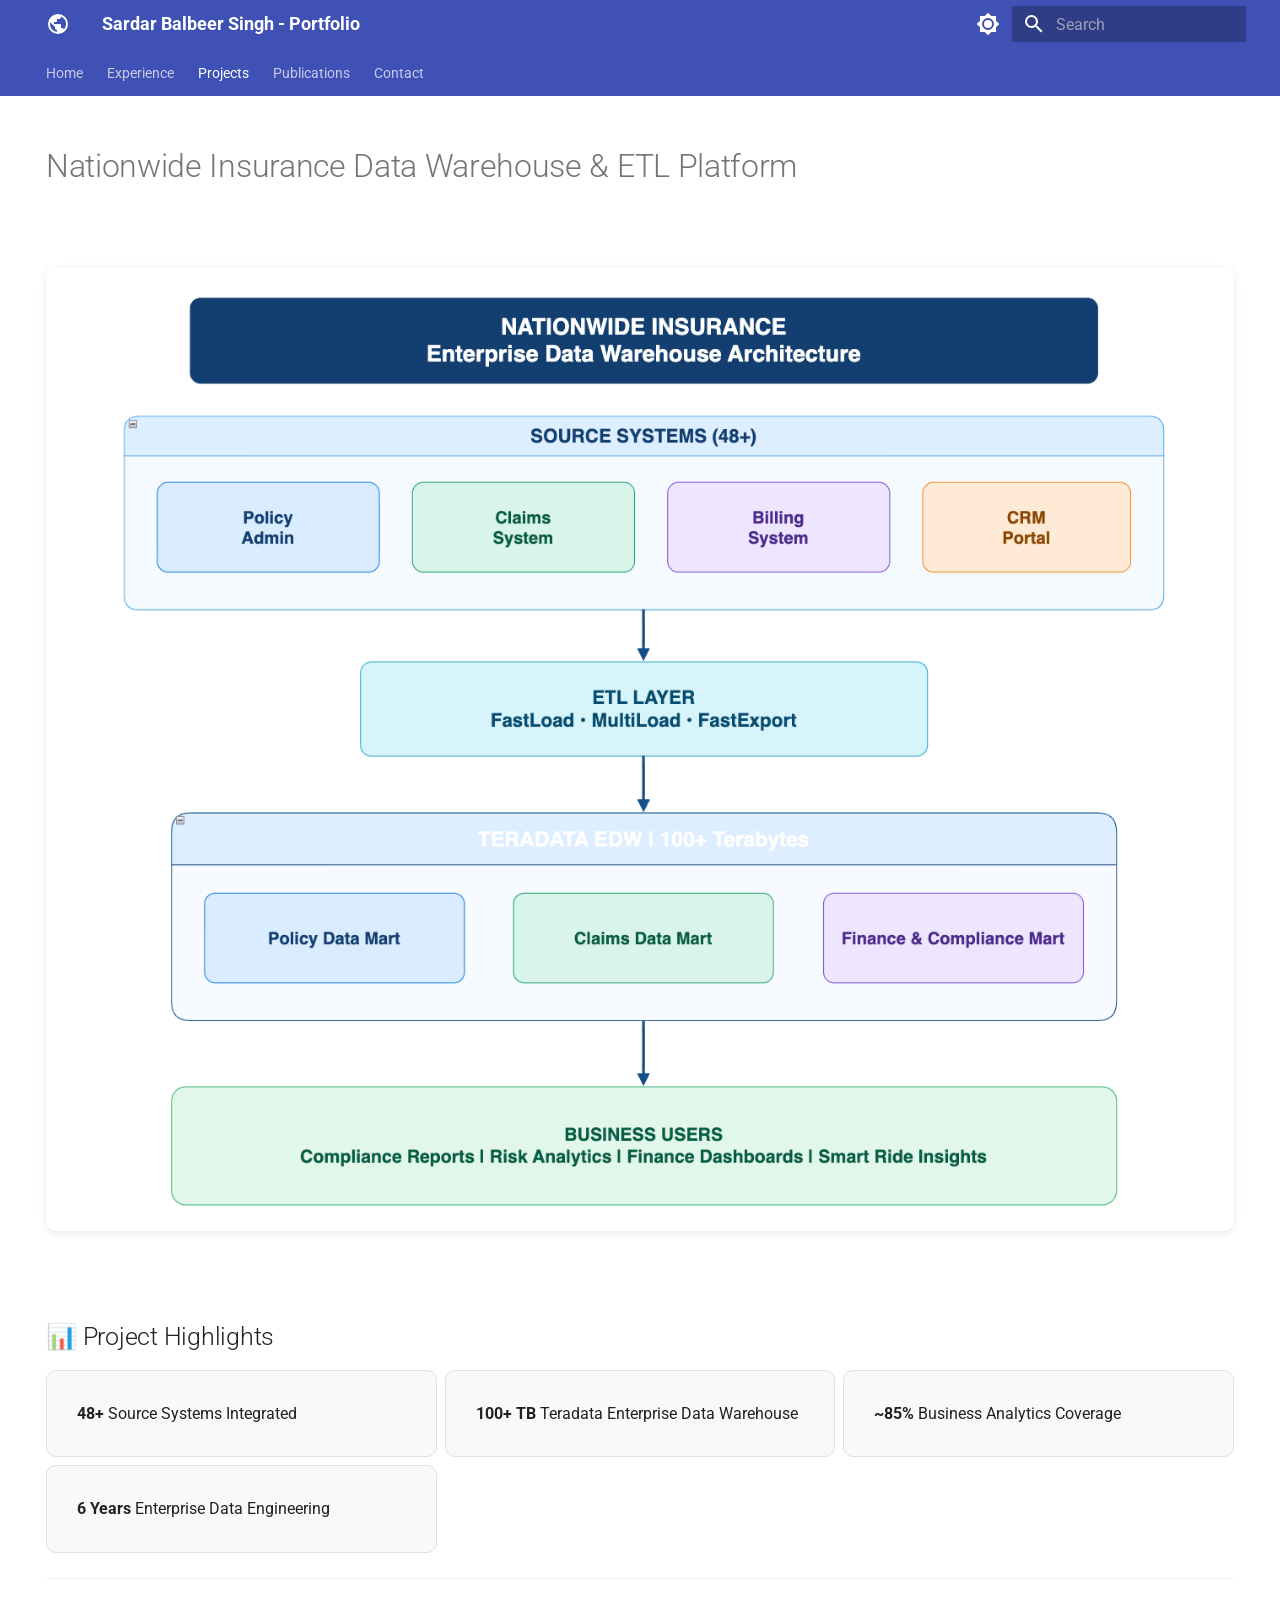
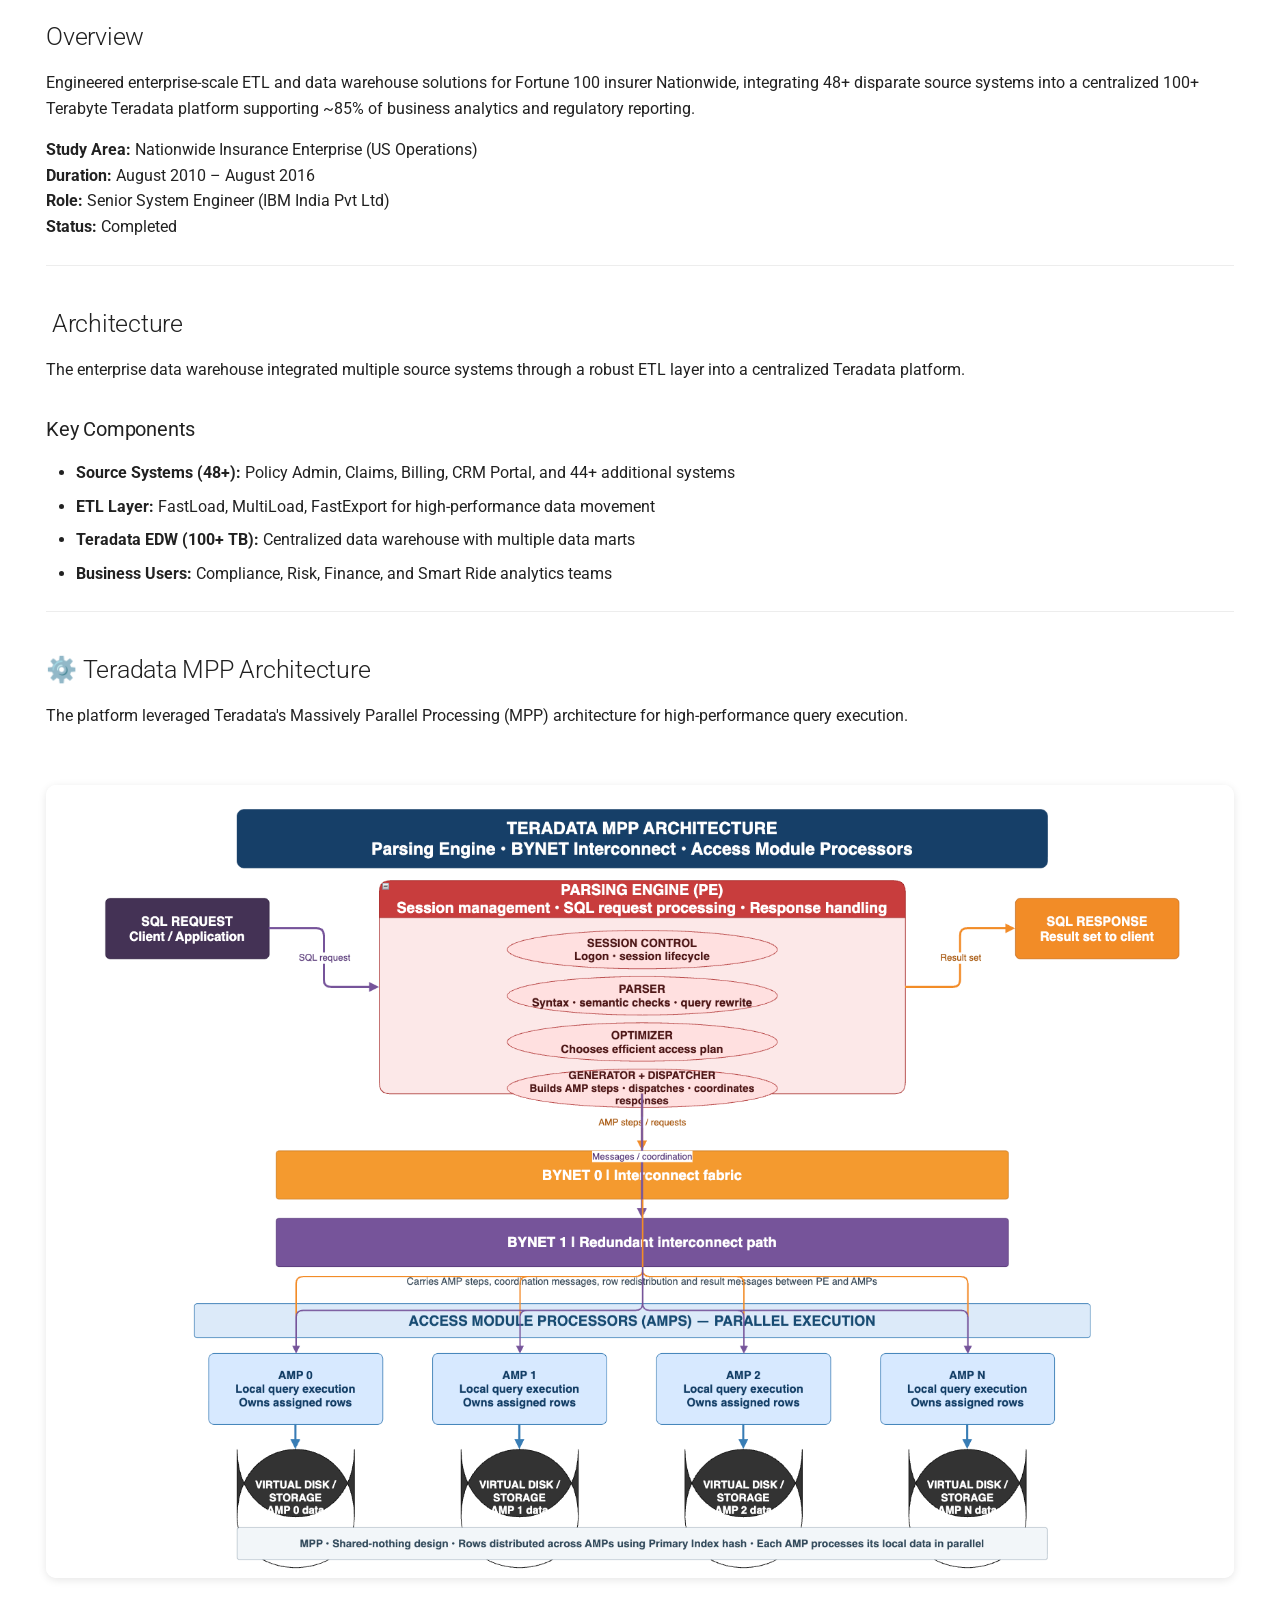
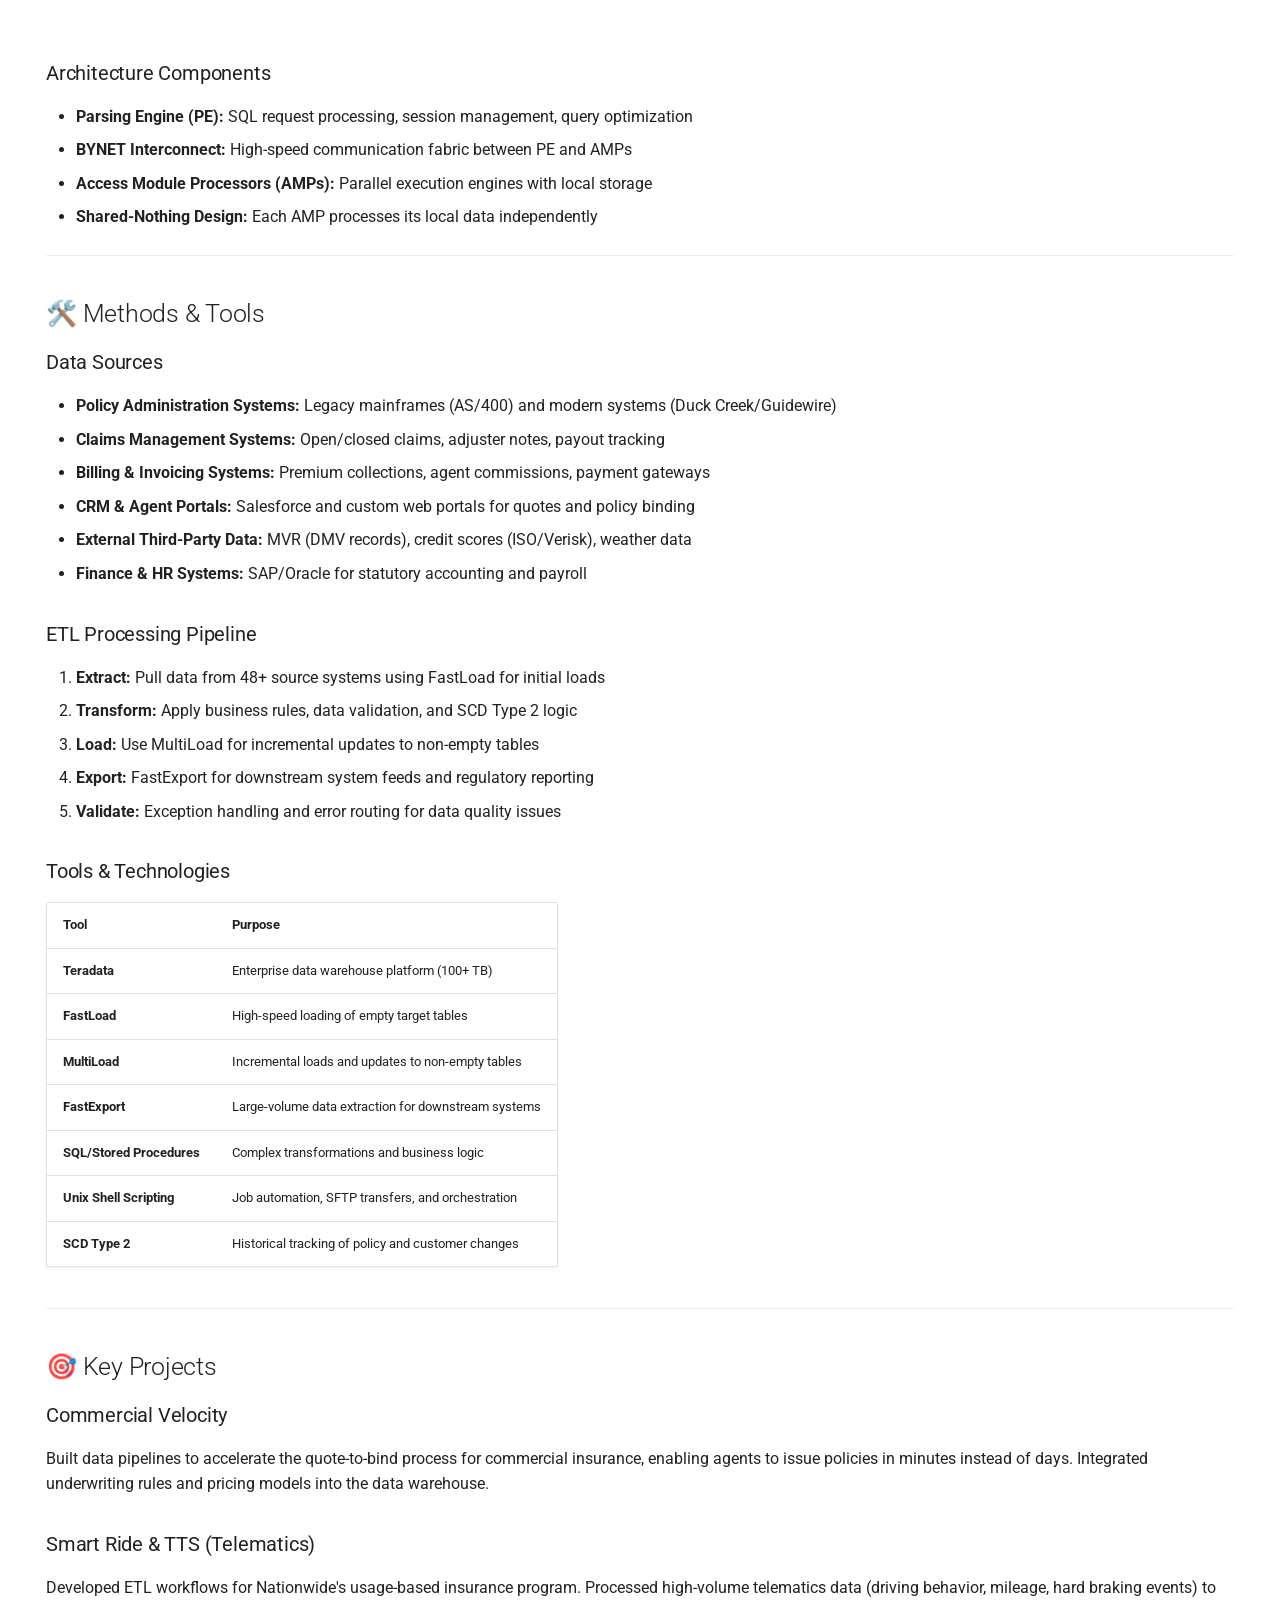
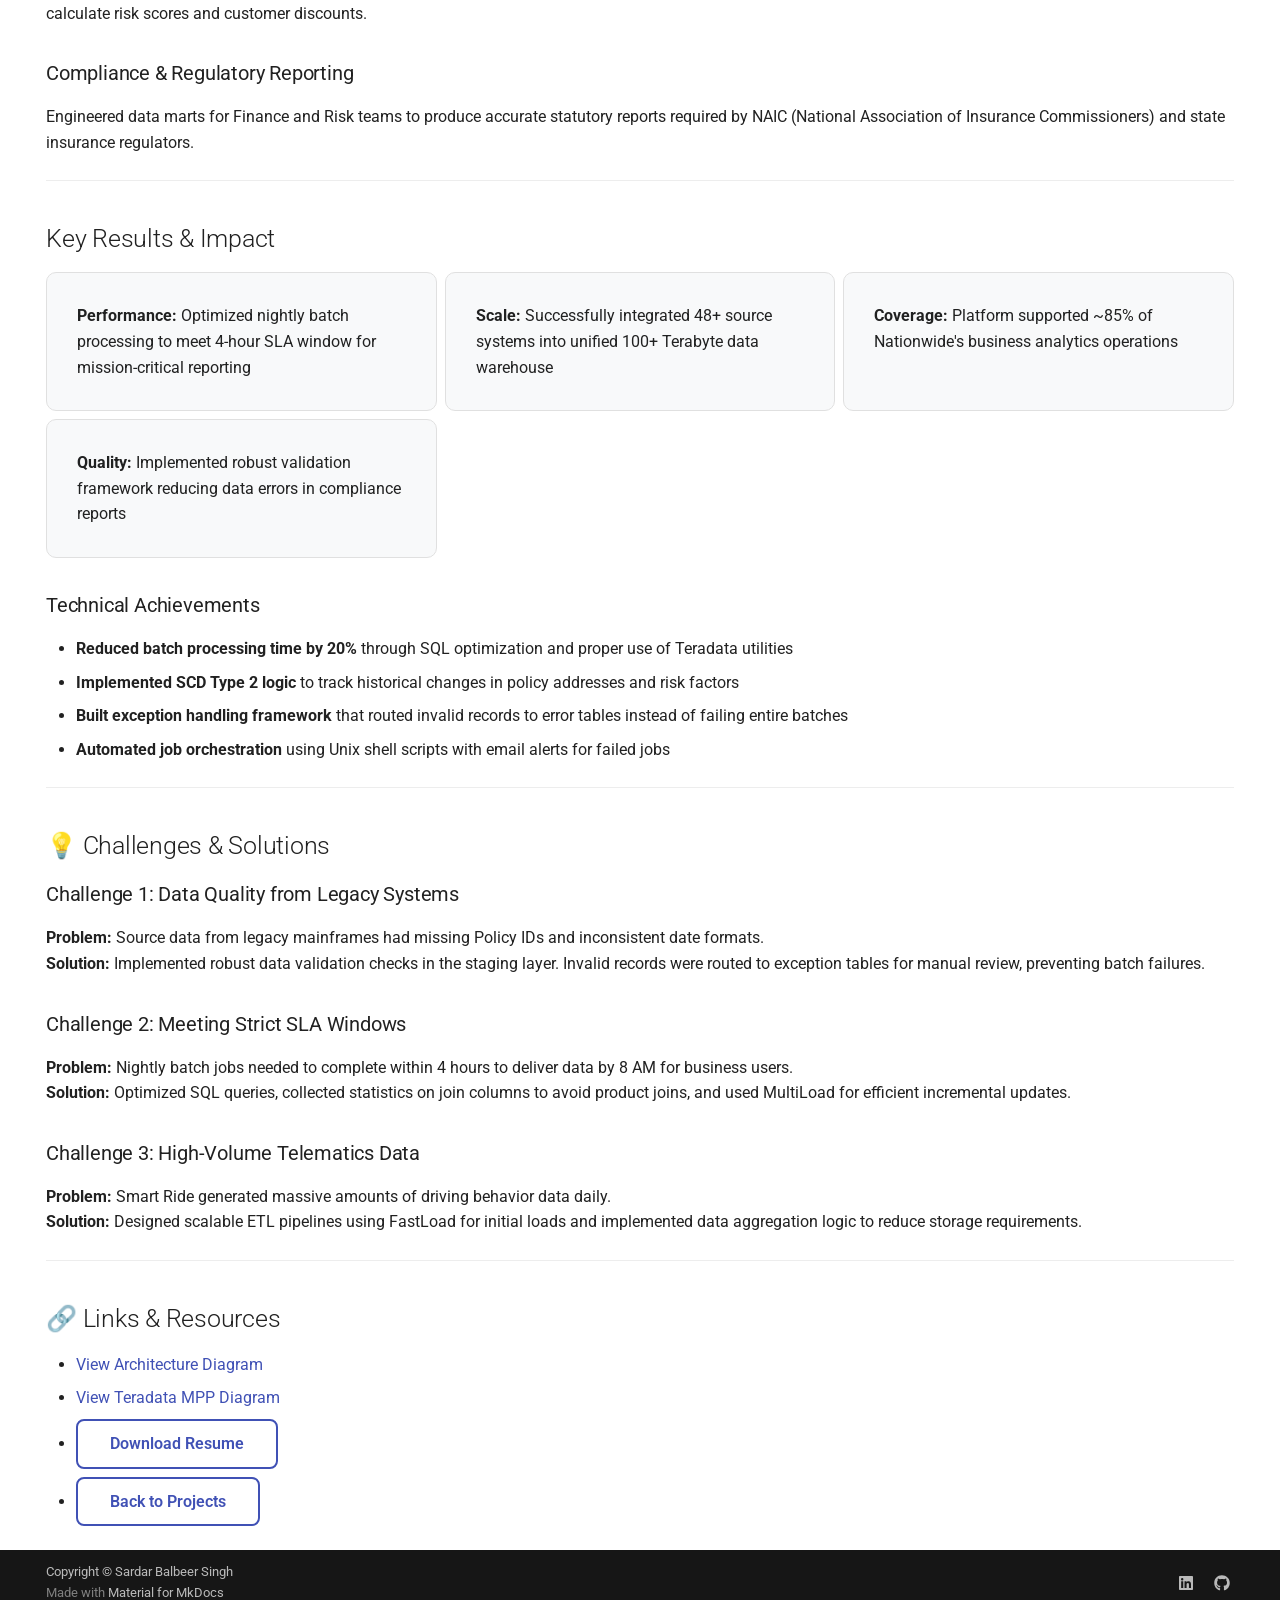
<file: projects/nationwide-data-warehouse/index.html>
<!doctype html>
<html lang="en" class="no-js">
  <head>
    
      <meta charset="utf-8">
      <meta name="viewport" content="width=device-width,initial-scale=1">
      
        <meta name="description" content="Portfolio of Sardar Balbeer Singh — GIS, Remote Sensing, Spatial Data Science, and Data Engineering">
      
      
        <meta name="author" content="Sardar Balbeer Singh">
      
      
      
        <link rel="prev" href="../avixa-fabric-pov/">
      
      
        <link rel="next" href="../sample-notebook/">
      
      
        
      
      
      <link rel="icon" href="../../assets/images/favicon.png">
      <meta name="generator" content="mkdocs-1.6.1, mkdocs-material-9.8.1">
    
    
      
        <title>Nationwide Data Warehouse - Sardar Balbeer Singh - Portfolio</title>
      
    
    
      <link rel="stylesheet" href="../../assets/stylesheets/main.57a0d79d.min.css">
      
        
        <link rel="stylesheet" href="../../assets/stylesheets/palette.fb2fffe2.min.css">
      
      


    
    
      
    
    
      
        
        
        <link rel="preconnect" href="https://fonts.gstatic.com" crossorigin>
        <link rel="stylesheet" href="https://fonts.googleapis.com/css?family=Roboto:300,300i,400,400i,700,700i%7CRoboto+Mono:400,400i,700,700i&display=fallback">
        <style>:root{--md-text-font:"Roboto";--md-code-font:"Roboto Mono"}</style>
      
    
    
      <link rel="stylesheet" href="../../assets/css/extra.css">
    
      <link rel="stylesheet" href="../../assets/css/custom.css">
    
    <script>__md_scope=new URL("../..",location),__md_hash=e=>[...e].reduce(((e,_)=>(e<<5)-e+_.charCodeAt(0)),0),__md_get=(e,_=localStorage,t=__md_scope)=>JSON.parse(_.getItem(t.pathname+"."+e)),__md_set=(e,_,t=localStorage,a=__md_scope)=>{try{t.setItem(a.pathname+"."+e,JSON.stringify(_))}catch(e){}}</script>
    
      

    
    
  </head>
  
  
    
    
      
    
    
    
    
    <body dir="ltr" data-md-color-scheme="default" data-md-color-primary="indigo" data-md-color-accent="blue">
  
    
    <input class="md-toggle" data-md-toggle="drawer" type="checkbox" id="__drawer" autocomplete="off">
    <input class="md-toggle" data-md-toggle="search" type="checkbox" id="__search" autocomplete="off">
    <label class="md-overlay" for="__drawer"></label>
    <div data-md-component="skip">
      
        
        <a href="#nationwide-insurance-data-warehouse-etl-platform" class="md-skip">
          Skip to content
        </a>
      
    </div>
    <div data-md-component="announce">
      
    </div>
    
    
      

<header class="md-header" data-md-component="header">
  <nav class="md-header__inner md-grid" aria-label="Header">
    <a href="../.." title="Sardar Balbeer Singh - Portfolio" class="md-header__button md-logo" aria-label="Sardar Balbeer Singh - Portfolio" data-md-component="logo">
      
  
  <svg xmlns="http://www.w3.org/2000/svg" viewBox="0 0 24 24"><path d="M17.9 17.39c-.26-.8-1.01-1.39-1.9-1.39h-1v-3a1 1 0 0 0-1-1H8v-2h2a1 1 0 0 0 1-1V7h2a2 2 0 0 0 2-2v-.41a7.984 7.984 0 0 1 2.9 12.8M11 19.93c-3.95-.49-7-3.85-7-7.93 0-.62.08-1.22.21-1.79L9 15v1a2 2 0 0 0 2 2m1-16A10 10 0 0 0 2 12a10 10 0 0 0 10 10 10 10 0 0 0 10-10A10 10 0 0 0 12 2"/></svg>

    </a>
    <label class="md-header__button md-icon" for="__drawer">
      
      <svg xmlns="http://www.w3.org/2000/svg" viewBox="0 0 24 24"><path d="M3 6h18v2H3zm0 5h18v2H3zm0 5h18v2H3z"/></svg>
    </label>
    <div class="md-header__title" data-md-component="header-title">
      <div class="md-header__ellipsis">
        <div class="md-header__topic">
          <span class="md-ellipsis">
            Sardar Balbeer Singh - Portfolio
          </span>
        </div>
        <div class="md-header__topic" data-md-component="header-topic">
          <span class="md-ellipsis">
            
              Nationwide Data Warehouse
            
          </span>
        </div>
      </div>
    </div>
    
      
        <form class="md-header__option" data-md-component="palette">
  
    
    
    
    <input class="md-option" data-md-color-media="" data-md-color-scheme="default" data-md-color-primary="indigo" data-md-color-accent="blue"  aria-label="Switch to dark mode"  type="radio" name="__palette" id="__palette_0">
    
      <label class="md-header__button md-icon" title="Switch to dark mode" for="__palette_1" hidden>
        <svg xmlns="http://www.w3.org/2000/svg" viewBox="0 0 24 24"><path d="M12 8a4 4 0 0 0-4 4 4 4 0 0 0 4 4 4 4 0 0 0 4-4 4 4 0 0 0-4-4m0 10a6 6 0 0 1-6-6 6 6 0 0 1 6-6 6 6 0 0 1 6 6 6 6 0 0 1-6 6m8-9.31V4h-4.69L12 .69 8.69 4H4v4.69L.69 12 4 15.31V20h4.69L12 23.31 15.31 20H20v-4.69L23.31 12z"/></svg>
      </label>
    
  
    
    
    
    <input class="md-option" data-md-color-media="" data-md-color-scheme="slate" data-md-color-primary="indigo" data-md-color-accent="blue"  aria-label="Switch to light mode"  type="radio" name="__palette" id="__palette_1">
    
      <label class="md-header__button md-icon" title="Switch to light mode" for="__palette_0" hidden>
        <svg xmlns="http://www.w3.org/2000/svg" viewBox="0 0 24 24"><path d="M12 18c-.89 0-1.74-.2-2.5-.55C11.56 16.5 13 14.42 13 12s-1.44-4.5-3.5-5.45C10.26 6.2 11.11 6 12 6a6 6 0 0 1 6 6 6 6 0 0 1-6 6m8-9.31V4h-4.69L12 .69 8.69 4H4v4.69L.69 12 4 15.31V20h4.69L12 23.31 15.31 20H20v-4.69L23.31 12z"/></svg>
      </label>
    
  
</form>
      
    
    
      <script>var palette=__md_get("__palette");if(palette&&palette.color){if("(prefers-color-scheme)"===palette.color.media){var media=matchMedia("(prefers-color-scheme: light)"),input=document.querySelector(media.matches?"[data-md-color-media='(prefers-color-scheme: light)']":"[data-md-color-media='(prefers-color-scheme: dark)']");palette.color.media=input.getAttribute("data-md-color-media"),palette.color.scheme=input.getAttribute("data-md-color-scheme"),palette.color.primary=input.getAttribute("data-md-color-primary"),palette.color.accent=input.getAttribute("data-md-color-accent")}for(var[key,value]of Object.entries(palette.color))document.body.setAttribute("data-md-color-"+key,value)}</script>
    
    
    
      
      
        <label class="md-header__button md-icon" for="__search">
          
          <svg xmlns="http://www.w3.org/2000/svg" viewBox="0 0 24 24"><path d="M9.5 3A6.5 6.5 0 0 1 16 9.5c0 1.61-.59 3.09-1.56 4.23l.27.27h.79l5 5-1.5 1.5-5-5v-.79l-.27-.27A6.52 6.52 0 0 1 9.5 16 6.5 6.5 0 0 1 3 9.5 6.5 6.5 0 0 1 9.5 3m0 2C7 5 5 7 5 9.5S7 14 9.5 14 14 12 14 9.5 12 5 9.5 5"/></svg>
        </label>
        <div class="md-search" data-md-component="search" role="dialog">
  <label class="md-search__overlay" for="__search"></label>
  <div class="md-search__inner" role="search">
    <form class="md-search__form" name="search">
      <input type="text" class="md-search__input" name="query" aria-label="Search" placeholder="Search" autocapitalize="off" autocorrect="off" autocomplete="off" spellcheck="false" data-md-component="search-query" required>
      <label class="md-search__icon md-icon" for="__search">
        
        <svg xmlns="http://www.w3.org/2000/svg" viewBox="0 0 24 24"><path d="M9.5 3A6.5 6.5 0 0 1 16 9.5c0 1.61-.59 3.09-1.56 4.23l.27.27h.79l5 5-1.5 1.5-5-5v-.79l-.27-.27A6.52 6.52 0 0 1 9.5 16 6.5 6.5 0 0 1 3 9.5 6.5 6.5 0 0 1 9.5 3m0 2C7 5 5 7 5 9.5S7 14 9.5 14 14 12 14 9.5 12 5 9.5 5"/></svg>
        
        <svg xmlns="http://www.w3.org/2000/svg" viewBox="0 0 24 24"><path d="M20 11v2H8l5.5 5.5-1.42 1.42L4.16 12l7.92-7.92L13.5 5.5 8 11z"/></svg>
      </label>
      <nav class="md-search__options" aria-label="Search">
        
        <button type="reset" class="md-search__icon md-icon" title="Clear" aria-label="Clear" tabindex="-1">
          
          <svg xmlns="http://www.w3.org/2000/svg" viewBox="0 0 24 24"><path d="M19 6.41 17.59 5 12 10.59 6.41 5 5 6.41 10.59 12 5 17.59 6.41 19 12 13.41 17.59 19 19 17.59 13.41 12z"/></svg>
        </button>
      </nav>
      
    </form>
    <div class="md-search__output">
      <div class="md-search__scrollwrap" tabindex="0" data-md-scrollfix>
        <div class="md-search-result" data-md-component="search-result">
          <div class="md-search-result__meta">
            Initializing search
          </div>
          <ol class="md-search-result__list" role="presentation"></ol>
        </div>
      </div>
    </div>
  </div>
</div>
      
    
    
  </nav>
  
</header>
    
    <div class="md-container" data-md-component="container">
      
      
        
          
            
<nav class="md-tabs" aria-label="Tabs" data-md-component="tabs">
  <div class="md-grid">
    <ul class="md-tabs__list">
      
        
  
  
  
  
    <li class="md-tabs__item">
      <a href="../.." class="md-tabs__link">
        
  
  
    
  
  Home

      </a>
    </li>
  

      
        
  
  
  
  
    <li class="md-tabs__item">
      <a href="../../experience/" class="md-tabs__link">
        
  
  
    
  
  Experience

      </a>
    </li>
  

      
        
  
  
  
    
  
  
    
    
      <li class="md-tabs__item md-tabs__item--active">
        <a href="../" class="md-tabs__link">
          
  
  
  Projects

        </a>
      </li>
    
  

      
        
  
  
  
  
    <li class="md-tabs__item">
      <a href="../../publications/" class="md-tabs__link">
        
  
  
    
  
  Publications

      </a>
    </li>
  

      
        
  
  
  
  
    <li class="md-tabs__item">
      <a href="../../contact/" class="md-tabs__link">
        
  
  
    
  
  Contact

      </a>
    </li>
  

      
    </ul>
  </div>
</nav>
          
        
      
      <main class="md-main" data-md-component="main">
        <div class="md-main__inner md-grid">
          
            
              
                
              
              <div class="md-sidebar md-sidebar--primary" data-md-component="sidebar" data-md-type="navigation" hidden>
                <div class="md-sidebar__scrollwrap">
                  <div class="md-sidebar__inner">
                    


  


<nav class="md-nav md-nav--primary md-nav--lifted" aria-label="Navigation" data-md-level="0">
  <label class="md-nav__title" for="__drawer">
    <a href="../.." title="Sardar Balbeer Singh - Portfolio" class="md-nav__button md-logo" aria-label="Sardar Balbeer Singh - Portfolio" data-md-component="logo">
      
  
  <svg xmlns="http://www.w3.org/2000/svg" viewBox="0 0 24 24"><path d="M17.9 17.39c-.26-.8-1.01-1.39-1.9-1.39h-1v-3a1 1 0 0 0-1-1H8v-2h2a1 1 0 0 0 1-1V7h2a2 2 0 0 0 2-2v-.41a7.984 7.984 0 0 1 2.9 12.8M11 19.93c-3.95-.49-7-3.85-7-7.93 0-.62.08-1.22.21-1.79L9 15v1a2 2 0 0 0 2 2m1-16A10 10 0 0 0 2 12a10 10 0 0 0 10 10 10 10 0 0 0 10-10A10 10 0 0 0 12 2"/></svg>

    </a>
    Sardar Balbeer Singh - Portfolio
  </label>
  
  <ul class="md-nav__list" data-md-scrollfix>
    
      
      
  
  
  
  
    <li class="md-nav__item">
      <a href="../.." class="md-nav__link">
        
  
  
  <span class="md-ellipsis">
    
  
    Home
  

    
  </span>
  
  

      </a>
    </li>
  

    
      
      
  
  
  
  
    <li class="md-nav__item">
      <a href="../../experience/" class="md-nav__link">
        
  
  
  <span class="md-ellipsis">
    
  
    Experience
  

    
  </span>
  
  

      </a>
    </li>
  

    
      
      
  
  
    
  
  
  
    
    
    
    
      
        
        
      
      
    
    
    <li class="md-nav__item md-nav__item--active md-nav__item--section md-nav__item--nested">
      
        
        
        <input class="md-nav__toggle md-toggle " type="checkbox" id="__nav_3" checked>
        
          
          <label class="md-nav__link" for="__nav_3" id="__nav_3_label" tabindex="">
            
  
  
  <span class="md-ellipsis">
    
  
    Projects
  

    
  </span>
  
  

            <span class="md-nav__icon md-icon"></span>
          </label>
        
        <nav class="md-nav" data-md-level="1" aria-labelledby="__nav_3_label" aria-expanded="true">
          <label class="md-nav__title" for="__nav_3">
            <span class="md-nav__icon md-icon"></span>
            
  
    Projects
  

          </label>
          <ul class="md-nav__list" data-md-scrollfix>
            
              
                
  
  
  
  
    <li class="md-nav__item">
      <a href="../" class="md-nav__link">
        
  
  
  <span class="md-ellipsis">
    
  
    Projects Overview
  

    
  </span>
  
  

      </a>
    </li>
  

              
            
              
                
  
  
  
  
    <li class="md-nav__item">
      <a href="../ccm-realtor-prospecting-platform/" class="md-nav__link">
        
  
  
  <span class="md-ellipsis">
    
  
    CCM Realtor Prospecting Platform
  

    
  </span>
  
  

      </a>
    </li>
  

              
            
              
                
  
  
  
  
    <li class="md-nav__item">
      <a href="../thrive-trm-migration/" class="md-nav__link">
        
  
  
  <span class="md-ellipsis">
    
  
    Thrive TRM Data Migration & Validation
  

    
  </span>
  
  

      </a>
    </li>
  

              
            
              
                
  
  
  
  
    <li class="md-nav__item">
      <a href="../avixa-fabric-pov/" class="md-nav__link">
        
  
  
  <span class="md-ellipsis">
    
  
    Avixa Fabric POV
  

    
  </span>
  
  

      </a>
    </li>
  

              
            
              
                
  
  
    
  
  
  
    <li class="md-nav__item md-nav__item--active">
      
      <input class="md-nav__toggle md-toggle" type="checkbox" id="__toc">
      
      
        
      
      
        <label class="md-nav__link md-nav__link--active" for="__toc">
          
  
  
  <span class="md-ellipsis">
    
  
    Nationwide Data Warehouse
  

    
  </span>
  
  

          <span class="md-nav__icon md-icon"></span>
        </label>
      
      <a href="./" class="md-nav__link md-nav__link--active">
        
  
  
  <span class="md-ellipsis">
    
  
    Nationwide Data Warehouse
  

    
  </span>
  
  

      </a>
      
        

<nav class="md-nav md-nav--secondary" aria-label="Table of contents">
  
  
  
    
  
  
    <label class="md-nav__title" for="__toc">
      <span class="md-nav__icon md-icon"></span>
      Table of contents
    </label>
    <ul class="md-nav__list" data-md-component="toc" data-md-scrollfix>
      
        <li class="md-nav__item">
  <a href="#project-highlights" class="md-nav__link">
    <span class="md-ellipsis">
      
        📊 Project Highlights
      
    </span>
  </a>
  
</li>
      
        <li class="md-nav__item">
  <a href="#overview" class="md-nav__link">
    <span class="md-ellipsis">
      
        Overview
      
    </span>
  </a>
  
</li>
      
        <li class="md-nav__item">
  <a href="#architecture" class="md-nav__link">
    <span class="md-ellipsis">
      
        ️ Architecture
      
    </span>
  </a>
  
    <nav class="md-nav" aria-label="️ Architecture">
      <ul class="md-nav__list">
        
          <li class="md-nav__item">
  <a href="#key-components" class="md-nav__link">
    <span class="md-ellipsis">
      
        Key Components
      
    </span>
  </a>
  
</li>
        
      </ul>
    </nav>
  
</li>
      
        <li class="md-nav__item">
  <a href="#teradata-mpp-architecture" class="md-nav__link">
    <span class="md-ellipsis">
      
        ⚙️ Teradata MPP Architecture
      
    </span>
  </a>
  
    <nav class="md-nav" aria-label="⚙️ Teradata MPP Architecture">
      <ul class="md-nav__list">
        
          <li class="md-nav__item">
  <a href="#architecture-components" class="md-nav__link">
    <span class="md-ellipsis">
      
        Architecture Components
      
    </span>
  </a>
  
</li>
        
      </ul>
    </nav>
  
</li>
      
        <li class="md-nav__item">
  <a href="#methods-tools" class="md-nav__link">
    <span class="md-ellipsis">
      
        🛠️ Methods &amp; Tools
      
    </span>
  </a>
  
    <nav class="md-nav" aria-label="🛠️ Methods &amp; Tools">
      <ul class="md-nav__list">
        
          <li class="md-nav__item">
  <a href="#data-sources" class="md-nav__link">
    <span class="md-ellipsis">
      
        Data Sources
      
    </span>
  </a>
  
</li>
        
          <li class="md-nav__item">
  <a href="#etl-processing-pipeline" class="md-nav__link">
    <span class="md-ellipsis">
      
        ETL Processing Pipeline
      
    </span>
  </a>
  
</li>
        
          <li class="md-nav__item">
  <a href="#tools-technologies" class="md-nav__link">
    <span class="md-ellipsis">
      
        Tools &amp; Technologies
      
    </span>
  </a>
  
</li>
        
      </ul>
    </nav>
  
</li>
      
        <li class="md-nav__item">
  <a href="#key-projects" class="md-nav__link">
    <span class="md-ellipsis">
      
        🎯 Key Projects
      
    </span>
  </a>
  
    <nav class="md-nav" aria-label="🎯 Key Projects">
      <ul class="md-nav__list">
        
          <li class="md-nav__item">
  <a href="#commercial-velocity" class="md-nav__link">
    <span class="md-ellipsis">
      
        Commercial Velocity
      
    </span>
  </a>
  
</li>
        
          <li class="md-nav__item">
  <a href="#smart-ride-tts-telematics" class="md-nav__link">
    <span class="md-ellipsis">
      
        Smart Ride &amp; TTS (Telematics)
      
    </span>
  </a>
  
</li>
        
          <li class="md-nav__item">
  <a href="#compliance-regulatory-reporting" class="md-nav__link">
    <span class="md-ellipsis">
      
        Compliance &amp; Regulatory Reporting
      
    </span>
  </a>
  
</li>
        
      </ul>
    </nav>
  
</li>
      
        <li class="md-nav__item">
  <a href="#key-results-impact" class="md-nav__link">
    <span class="md-ellipsis">
      
        Key Results &amp; Impact
      
    </span>
  </a>
  
    <nav class="md-nav" aria-label="Key Results &amp; Impact">
      <ul class="md-nav__list">
        
          <li class="md-nav__item">
  <a href="#technical-achievements" class="md-nav__link">
    <span class="md-ellipsis">
      
        Technical Achievements
      
    </span>
  </a>
  
</li>
        
      </ul>
    </nav>
  
</li>
      
        <li class="md-nav__item">
  <a href="#challenges-solutions" class="md-nav__link">
    <span class="md-ellipsis">
      
        💡 Challenges &amp; Solutions
      
    </span>
  </a>
  
    <nav class="md-nav" aria-label="💡 Challenges &amp; Solutions">
      <ul class="md-nav__list">
        
          <li class="md-nav__item">
  <a href="#challenge-1-data-quality-from-legacy-systems" class="md-nav__link">
    <span class="md-ellipsis">
      
        Challenge 1: Data Quality from Legacy Systems
      
    </span>
  </a>
  
</li>
        
          <li class="md-nav__item">
  <a href="#challenge-2-meeting-strict-sla-windows" class="md-nav__link">
    <span class="md-ellipsis">
      
        Challenge 2: Meeting Strict SLA Windows
      
    </span>
  </a>
  
</li>
        
          <li class="md-nav__item">
  <a href="#challenge-3-high-volume-telematics-data" class="md-nav__link">
    <span class="md-ellipsis">
      
        Challenge 3: High-Volume Telematics Data
      
    </span>
  </a>
  
</li>
        
      </ul>
    </nav>
  
</li>
      
        <li class="md-nav__item">
  <a href="#links-resources" class="md-nav__link">
    <span class="md-ellipsis">
      
        🔗 Links &amp; Resources
      
    </span>
  </a>
  
</li>
      
    </ul>
  
</nav>
      
    </li>
  

              
            
              
                
  
  
  
  
    <li class="md-nav__item">
      <a href="../sample-notebook/" class="md-nav__link">
        
  
  
  <span class="md-ellipsis">
    
  
    Sample Notebook
  

    
  </span>
  
  

      </a>
    </li>
  

              
            
          </ul>
        </nav>
      
    </li>
  

    
      
      
  
  
  
  
    <li class="md-nav__item">
      <a href="../../publications/" class="md-nav__link">
        
  
  
  <span class="md-ellipsis">
    
  
    Publications
  

    
  </span>
  
  

      </a>
    </li>
  

    
      
      
  
  
  
  
    <li class="md-nav__item">
      <a href="../../contact/" class="md-nav__link">
        
  
  
  <span class="md-ellipsis">
    
  
    Contact
  

    
  </span>
  
  

      </a>
    </li>
  

    
  </ul>
</nav>
                  </div>
                </div>
              </div>
            
            
              
                
              
              <div class="md-sidebar md-sidebar--secondary" data-md-component="sidebar" data-md-type="toc" hidden>
                <div class="md-sidebar__scrollwrap">
                  <div class="md-sidebar__inner">
                    

<nav class="md-nav md-nav--secondary" aria-label="Table of contents">
  
  
  
    
  
  
    <label class="md-nav__title" for="__toc">
      <span class="md-nav__icon md-icon"></span>
      Table of contents
    </label>
    <ul class="md-nav__list" data-md-component="toc" data-md-scrollfix>
      
        <li class="md-nav__item">
  <a href="#project-highlights" class="md-nav__link">
    <span class="md-ellipsis">
      
        📊 Project Highlights
      
    </span>
  </a>
  
</li>
      
        <li class="md-nav__item">
  <a href="#overview" class="md-nav__link">
    <span class="md-ellipsis">
      
        Overview
      
    </span>
  </a>
  
</li>
      
        <li class="md-nav__item">
  <a href="#architecture" class="md-nav__link">
    <span class="md-ellipsis">
      
        ️ Architecture
      
    </span>
  </a>
  
    <nav class="md-nav" aria-label="️ Architecture">
      <ul class="md-nav__list">
        
          <li class="md-nav__item">
  <a href="#key-components" class="md-nav__link">
    <span class="md-ellipsis">
      
        Key Components
      
    </span>
  </a>
  
</li>
        
      </ul>
    </nav>
  
</li>
      
        <li class="md-nav__item">
  <a href="#teradata-mpp-architecture" class="md-nav__link">
    <span class="md-ellipsis">
      
        ⚙️ Teradata MPP Architecture
      
    </span>
  </a>
  
    <nav class="md-nav" aria-label="⚙️ Teradata MPP Architecture">
      <ul class="md-nav__list">
        
          <li class="md-nav__item">
  <a href="#architecture-components" class="md-nav__link">
    <span class="md-ellipsis">
      
        Architecture Components
      
    </span>
  </a>
  
</li>
        
      </ul>
    </nav>
  
</li>
      
        <li class="md-nav__item">
  <a href="#methods-tools" class="md-nav__link">
    <span class="md-ellipsis">
      
        🛠️ Methods &amp; Tools
      
    </span>
  </a>
  
    <nav class="md-nav" aria-label="🛠️ Methods &amp; Tools">
      <ul class="md-nav__list">
        
          <li class="md-nav__item">
  <a href="#data-sources" class="md-nav__link">
    <span class="md-ellipsis">
      
        Data Sources
      
    </span>
  </a>
  
</li>
        
          <li class="md-nav__item">
  <a href="#etl-processing-pipeline" class="md-nav__link">
    <span class="md-ellipsis">
      
        ETL Processing Pipeline
      
    </span>
  </a>
  
</li>
        
          <li class="md-nav__item">
  <a href="#tools-technologies" class="md-nav__link">
    <span class="md-ellipsis">
      
        Tools &amp; Technologies
      
    </span>
  </a>
  
</li>
        
      </ul>
    </nav>
  
</li>
      
        <li class="md-nav__item">
  <a href="#key-projects" class="md-nav__link">
    <span class="md-ellipsis">
      
        🎯 Key Projects
      
    </span>
  </a>
  
    <nav class="md-nav" aria-label="🎯 Key Projects">
      <ul class="md-nav__list">
        
          <li class="md-nav__item">
  <a href="#commercial-velocity" class="md-nav__link">
    <span class="md-ellipsis">
      
        Commercial Velocity
      
    </span>
  </a>
  
</li>
        
          <li class="md-nav__item">
  <a href="#smart-ride-tts-telematics" class="md-nav__link">
    <span class="md-ellipsis">
      
        Smart Ride &amp; TTS (Telematics)
      
    </span>
  </a>
  
</li>
        
          <li class="md-nav__item">
  <a href="#compliance-regulatory-reporting" class="md-nav__link">
    <span class="md-ellipsis">
      
        Compliance &amp; Regulatory Reporting
      
    </span>
  </a>
  
</li>
        
      </ul>
    </nav>
  
</li>
      
        <li class="md-nav__item">
  <a href="#key-results-impact" class="md-nav__link">
    <span class="md-ellipsis">
      
        Key Results &amp; Impact
      
    </span>
  </a>
  
    <nav class="md-nav" aria-label="Key Results &amp; Impact">
      <ul class="md-nav__list">
        
          <li class="md-nav__item">
  <a href="#technical-achievements" class="md-nav__link">
    <span class="md-ellipsis">
      
        Technical Achievements
      
    </span>
  </a>
  
</li>
        
      </ul>
    </nav>
  
</li>
      
        <li class="md-nav__item">
  <a href="#challenges-solutions" class="md-nav__link">
    <span class="md-ellipsis">
      
        💡 Challenges &amp; Solutions
      
    </span>
  </a>
  
    <nav class="md-nav" aria-label="💡 Challenges &amp; Solutions">
      <ul class="md-nav__list">
        
          <li class="md-nav__item">
  <a href="#challenge-1-data-quality-from-legacy-systems" class="md-nav__link">
    <span class="md-ellipsis">
      
        Challenge 1: Data Quality from Legacy Systems
      
    </span>
  </a>
  
</li>
        
          <li class="md-nav__item">
  <a href="#challenge-2-meeting-strict-sla-windows" class="md-nav__link">
    <span class="md-ellipsis">
      
        Challenge 2: Meeting Strict SLA Windows
      
    </span>
  </a>
  
</li>
        
          <li class="md-nav__item">
  <a href="#challenge-3-high-volume-telematics-data" class="md-nav__link">
    <span class="md-ellipsis">
      
        Challenge 3: High-Volume Telematics Data
      
    </span>
  </a>
  
</li>
        
      </ul>
    </nav>
  
</li>
      
        <li class="md-nav__item">
  <a href="#links-resources" class="md-nav__link">
    <span class="md-ellipsis">
      
        🔗 Links &amp; Resources
      
    </span>
  </a>
  
</li>
      
    </ul>
  
</nav>
                  </div>
                </div>
              </div>
            
          
          
            <div class="md-content" data-md-component="content">
              
              <article class="md-content__inner md-typeset">
                
                  
  




<h1 id="nationwide-insurance-data-warehouse-etl-platform">Nationwide Insurance Data Warehouse &amp; ETL Platform</h1>
<p><img alt="Enterprise Data Warehouse Architecture" src="../../assets/images/nationwide-teradata-arch.png" /></p>
<h2 id="project-highlights">📊 Project Highlights</h2>
<div class="grid cards">
<ul>
<li><strong>48+</strong> Source Systems Integrated</li>
<li><strong>100+ TB</strong> Teradata Enterprise Data Warehouse</li>
<li><strong>~85%</strong> Business Analytics Coverage</li>
<li><strong>6 Years</strong> Enterprise Data Engineering</li>
</ul>
</div>
<hr />
<h2 id="overview">Overview</h2>
<p>Engineered enterprise-scale ETL and data warehouse solutions for Fortune 100 insurer Nationwide, integrating 48+ disparate source systems into a centralized 100+ Terabyte Teradata platform supporting ~85% of business analytics and regulatory reporting.</p>
<p><strong>Study Area:</strong> Nationwide Insurance Enterprise (US Operations)<br />
<strong>Duration:</strong> August 2010 – August 2016<br />
<strong>Role:</strong> Senior System Engineer (IBM India Pvt Ltd)<br />
<strong>Status:</strong> Completed</p>
<hr />
<h2 id="architecture">️ Architecture</h2>
<p>The enterprise data warehouse integrated multiple source systems through a robust ETL layer into a centralized Teradata platform.</p>
<h3 id="key-components">Key Components</h3>
<ul>
<li><strong>Source Systems (48+):</strong> Policy Admin, Claims, Billing, CRM Portal, and 44+ additional systems</li>
<li><strong>ETL Layer:</strong> FastLoad, MultiLoad, FastExport for high-performance data movement</li>
<li><strong>Teradata EDW (100+ TB):</strong> Centralized data warehouse with multiple data marts</li>
<li><strong>Business Users:</strong> Compliance, Risk, Finance, and Smart Ride analytics teams</li>
</ul>
<hr />
<h2 id="teradata-mpp-architecture">⚙️ Teradata MPP Architecture</h2>
<p>The platform leveraged Teradata's Massively Parallel Processing (MPP) architecture for high-performance query execution.</p>
<p><img alt="Teradata MPP Architecture" src="../../assets/images/teradata-mpp-arch.png" /></p>
<h3 id="architecture-components">Architecture Components</h3>
<ul>
<li><strong>Parsing Engine (PE):</strong> SQL request processing, session management, query optimization</li>
<li><strong>BYNET Interconnect:</strong> High-speed communication fabric between PE and AMPs</li>
<li><strong>Access Module Processors (AMPs):</strong> Parallel execution engines with local storage</li>
<li><strong>Shared-Nothing Design:</strong> Each AMP processes its local data independently</li>
</ul>
<hr />
<h2 id="methods-tools">🛠️ Methods &amp; Tools</h2>
<h3 id="data-sources">Data Sources</h3>
<ul>
<li><strong>Policy Administration Systems:</strong> Legacy mainframes (AS/400) and modern systems (Duck Creek/Guidewire)</li>
<li><strong>Claims Management Systems:</strong> Open/closed claims, adjuster notes, payout tracking</li>
<li><strong>Billing &amp; Invoicing Systems:</strong> Premium collections, agent commissions, payment gateways</li>
<li><strong>CRM &amp; Agent Portals:</strong> Salesforce and custom web portals for quotes and policy binding</li>
<li><strong>External Third-Party Data:</strong> MVR (DMV records), credit scores (ISO/Verisk), weather data</li>
<li><strong>Finance &amp; HR Systems:</strong> SAP/Oracle for statutory accounting and payroll</li>
</ul>
<h3 id="etl-processing-pipeline">ETL Processing Pipeline</h3>
<ol>
<li><strong>Extract:</strong> Pull data from 48+ source systems using FastLoad for initial loads</li>
<li><strong>Transform:</strong> Apply business rules, data validation, and SCD Type 2 logic</li>
<li><strong>Load:</strong> Use MultiLoad for incremental updates to non-empty tables</li>
<li><strong>Export:</strong> FastExport for downstream system feeds and regulatory reporting</li>
<li><strong>Validate:</strong> Exception handling and error routing for data quality issues</li>
</ol>
<h3 id="tools-technologies">Tools &amp; Technologies</h3>
<table>
<thead>
<tr>
<th>Tool</th>
<th>Purpose</th>
</tr>
</thead>
<tbody>
<tr>
<td><strong>Teradata</strong></td>
<td>Enterprise data warehouse platform (100+ TB)</td>
</tr>
<tr>
<td><strong>FastLoad</strong></td>
<td>High-speed loading of empty target tables</td>
</tr>
<tr>
<td><strong>MultiLoad</strong></td>
<td>Incremental loads and updates to non-empty tables</td>
</tr>
<tr>
<td><strong>FastExport</strong></td>
<td>Large-volume data extraction for downstream systems</td>
</tr>
<tr>
<td><strong>SQL/Stored Procedures</strong></td>
<td>Complex transformations and business logic</td>
</tr>
<tr>
<td><strong>Unix Shell Scripting</strong></td>
<td>Job automation, SFTP transfers, and orchestration</td>
</tr>
<tr>
<td><strong>SCD Type 2</strong></td>
<td>Historical tracking of policy and customer changes</td>
</tr>
</tbody>
</table>
<hr />
<h2 id="key-projects">🎯 Key Projects</h2>
<h3 id="commercial-velocity">Commercial Velocity</h3>
<p>Built data pipelines to accelerate the quote-to-bind process for commercial insurance, enabling agents to issue policies in minutes instead of days. Integrated underwriting rules and pricing models into the data warehouse.</p>
<h3 id="smart-ride-tts-telematics">Smart Ride &amp; TTS (Telematics)</h3>
<p>Developed ETL workflows for Nationwide's usage-based insurance program. Processed high-volume telematics data (driving behavior, mileage, hard braking events) to calculate risk scores and customer discounts.</p>
<h3 id="compliance-regulatory-reporting">Compliance &amp; Regulatory Reporting</h3>
<p>Engineered data marts for Finance and Risk teams to produce accurate statutory reports required by NAIC (National Association of Insurance Commissioners) and state insurance regulators.</p>
<hr />
<h2 id="key-results-impact">Key Results &amp; Impact</h2>
<div class="grid cards">
<ul>
<li><strong>Performance:</strong> Optimized nightly batch processing to meet 4-hour SLA window for mission-critical reporting</li>
<li><strong>Scale:</strong> Successfully integrated 48+ source systems into unified 100+ Terabyte data warehouse</li>
<li><strong>Coverage:</strong> Platform supported ~85% of Nationwide's business analytics operations</li>
<li><strong>Quality:</strong> Implemented robust validation framework reducing data errors in compliance reports</li>
</ul>
</div>
<h3 id="technical-achievements">Technical Achievements</h3>
<ul>
<li><strong>Reduced batch processing time by 20%</strong> through SQL optimization and proper use of Teradata utilities</li>
<li><strong>Implemented SCD Type 2 logic</strong> to track historical changes in policy addresses and risk factors</li>
<li><strong>Built exception handling framework</strong> that routed invalid records to error tables instead of failing entire batches</li>
<li><strong>Automated job orchestration</strong> using Unix shell scripts with email alerts for failed jobs</li>
</ul>
<hr />
<h2 id="challenges-solutions">💡 Challenges &amp; Solutions</h2>
<h3 id="challenge-1-data-quality-from-legacy-systems">Challenge 1: Data Quality from Legacy Systems</h3>
<p><strong>Problem:</strong> Source data from legacy mainframes had missing Policy IDs and inconsistent date formats.<br />
<strong>Solution:</strong> Implemented robust data validation checks in the staging layer. Invalid records were routed to exception tables for manual review, preventing batch failures.</p>
<h3 id="challenge-2-meeting-strict-sla-windows">Challenge 2: Meeting Strict SLA Windows</h3>
<p><strong>Problem:</strong> Nightly batch jobs needed to complete within 4 hours to deliver data by 8 AM for business users.<br />
<strong>Solution:</strong> Optimized SQL queries, collected statistics on join columns to avoid product joins, and used MultiLoad for efficient incremental updates.</p>
<h3 id="challenge-3-high-volume-telematics-data">Challenge 3: High-Volume Telematics Data</h3>
<p><strong>Problem:</strong> Smart Ride generated massive amounts of driving behavior data daily.<br />
<strong>Solution:</strong> Designed scalable ETL pipelines using FastLoad for initial loads and implemented data aggregation logic to reduce storage requirements.</p>
<hr />
<h2 id="links-resources">🔗 Links &amp; Resources</h2>
<ul>
<li><a href="../../assets/images/nationwide-teradata-arch.png">View Architecture Diagram</a></li>
<li><a href="../../assets/images/teradata-mpp-arch.png">View Teradata MPP Diagram</a></li>
<li><a class="md-button" href="../../assets/Balbeer-Singh-CV.pdf">Download Resume</a></li>
<li><a class="md-button" href="../">Back to Projects</a></li>
</ul>







  
  




  



                
              </article>
            </div>
          
          
<script>var target=document.getElementById(location.hash.slice(1));target&&target.name&&(target.checked=target.name.startsWith("__tabbed_"))</script>
        </div>
        
          <button type="button" class="md-top md-icon" data-md-component="top" hidden>
  
  <svg xmlns="http://www.w3.org/2000/svg" viewBox="0 0 24 24"><path d="M13 20h-2V8l-5.5 5.5-1.42-1.42L12 4.16l7.92 7.92-1.42 1.42L13 8z"/></svg>
  Back to top
</button>
        
      </main>
      
        <footer class="md-footer">
  
  <div class="md-footer-meta md-typeset">
    <div class="md-footer-meta__inner md-grid">
      <div class="md-copyright">
  
    <div class="md-copyright__highlight">
      Copyright &copy; Sardar Balbeer Singh
    </div>
  
  
    Made with
    <a href="https://squidfunk.github.io/mkdocs-material/" target="_blank" rel="noopener">
      Material for MkDocs
    </a>
  
</div>
      
        
<div class="md-social">
  
    
    
    
    
      
      
    
    <a href="https://linkedin.com/in/balbeer-singh-bedi" target="_blank" rel="noopener" title="linkedin.com" class="md-social__link">
      <svg xmlns="http://www.w3.org/2000/svg" viewBox="0 0 448 512"><!--! Font Awesome Free 7.1.0 by @fontawesome - https://fontawesome.com License - https://fontawesome.com/license/free (Icons: CC BY 4.0, Fonts: SIL OFL 1.1, Code: MIT License) Copyright 2025 Fonticons, Inc.--><path d="M416 32H31.9C14.3 32 0 46.5 0 64.3v383.4C0 465.5 14.3 480 31.9 480H416c17.6 0 32-14.5 32-32.3V64.3c0-17.8-14.4-32.3-32-32.3M135.4 416H69V202.2h66.5V416zM102.2 96a38.5 38.5 0 1 1 0 77 38.5 38.5 0 1 1 0-77m282.1 320h-66.4V312c0-24.8-.5-56.7-34.5-56.7-34.6 0-39.9 27-39.9 54.9V416h-66.4V202.2h63.7v29.2h.9c8.9-16.8 30.6-34.5 62.9-34.5 67.2 0 79.7 44.3 79.7 101.9z"/></svg>
    </a>
  
    
    
    
    
      
      
    
    <a href="https://github.com/balbeer" target="_blank" rel="noopener" title="github.com" class="md-social__link">
      <svg xmlns="http://www.w3.org/2000/svg" viewBox="0 0 512 512"><!--! Font Awesome Free 7.1.0 by @fontawesome - https://fontawesome.com License - https://fontawesome.com/license/free (Icons: CC BY 4.0, Fonts: SIL OFL 1.1, Code: MIT License) Copyright 2025 Fonticons, Inc.--><path d="M173.9 397.4c0 2-2.3 3.6-5.2 3.6-3.3.3-5.6-1.3-5.6-3.6 0-2 2.3-3.6 5.2-3.6 3-.3 5.6 1.3 5.6 3.6m-31.1-4.5c-.7 2 1.3 4.3 4.3 4.9 2.6 1 5.6 0 6.2-2s-1.3-4.3-4.3-5.2c-2.6-.7-5.5.3-6.2 2.3m44.2-1.7c-2.9.7-4.9 2.6-4.6 4.9.3 2 2.9 3.3 5.9 2.6 2.9-.7 4.9-2.6 4.6-4.6-.3-1.9-3-3.2-5.9-2.9M252.8 8C114.1 8 8 113.3 8 252c0 110.9 69.8 205.8 169.5 239.2 12.8 2.3 17.3-5.6 17.3-12.1 0-6.2-.3-40.4-.3-61.4 0 0-70 15-84.7-29.8 0 0-11.4-29.1-27.8-36.6 0 0-22.9-15.7 1.6-15.4 0 0 24.9 2 38.6 25.8 21.9 38.6 58.6 27.5 72.9 20.9 2.3-16 8.8-27.1 16-33.7-55.9-6.2-112.3-14.3-112.3-110.5 0-27.5 7.6-41.3 23.6-58.9-2.6-6.5-11.1-33.3 2.6-67.9 20.9-6.5 69 27 69 27 20-5.6 41.5-8.5 62.8-8.5s42.8 2.9 62.8 8.5c0 0 48.1-33.6 69-27 13.7 34.7 5.2 61.4 2.6 67.9 16 17.7 25.8 31.5 25.8 58.9 0 96.5-58.9 104.2-114.8 110.5 9.2 7.9 17 22.9 17 46.4 0 33.7-.3 75.4-.3 83.6 0 6.5 4.6 14.4 17.3 12.1C436.2 457.8 504 362.9 504 252 504 113.3 391.5 8 252.8 8M105.2 352.9c-1.3 1-1 3.3.7 5.2 1.6 1.6 3.9 2.3 5.2 1 1.3-1 1-3.3-.7-5.2-1.6-1.6-3.9-2.3-5.2-1m-10.8-8.1c-.7 1.3.3 2.9 2.3 3.9 1.6 1 3.6.7 4.3-.7.7-1.3-.3-2.9-2.3-3.9-2-.6-3.6-.3-4.3.7m32.4 35.6c-1.6 1.3-1 4.3 1.3 6.2 2.3 2.3 5.2 2.6 6.5 1 1.3-1.3.7-4.3-1.3-6.2-2.2-2.3-5.2-2.6-6.5-1m-11.4-14.7c-1.6 1-1.6 3.6 0 5.9s4.3 3.3 5.6 2.3c1.6-1.3 1.6-3.9 0-6.2-1.4-2.3-4-3.3-5.6-2"/></svg>
    </a>
  
</div>
      
    </div>
  </div>
</footer>
      
    </div>
    <div class="md-dialog" data-md-component="dialog">
      <div class="md-dialog__inner md-typeset"></div>
    </div>
    
    
    
      
      
      <script id="__config" type="application/json">{"annotate": null, "base": "../..", "features": ["navigation.tabs", "navigation.top", "content.code.copy"], "search": "../../assets/javascripts/workers/search.a7633da7.min.js", "tags": null, "translations": {"clipboard.copied": "Copied to clipboard", "clipboard.copy": "Copy to clipboard", "search.result.more.one": "1 more on this page", "search.result.more.other": "# more on this page", "search.result.none": "No matching documents", "search.result.one": "1 matching document", "search.result.other": "# matching documents", "search.result.placeholder": "Type to start searching", "search.result.term.missing": "Missing", "select.version": "Select version"}, "version": null}</script>
    
    
      <script src="../../assets/javascripts/bundle.a5f9d56c.min.js"></script>
      
    
  </body>
</html>
</file>
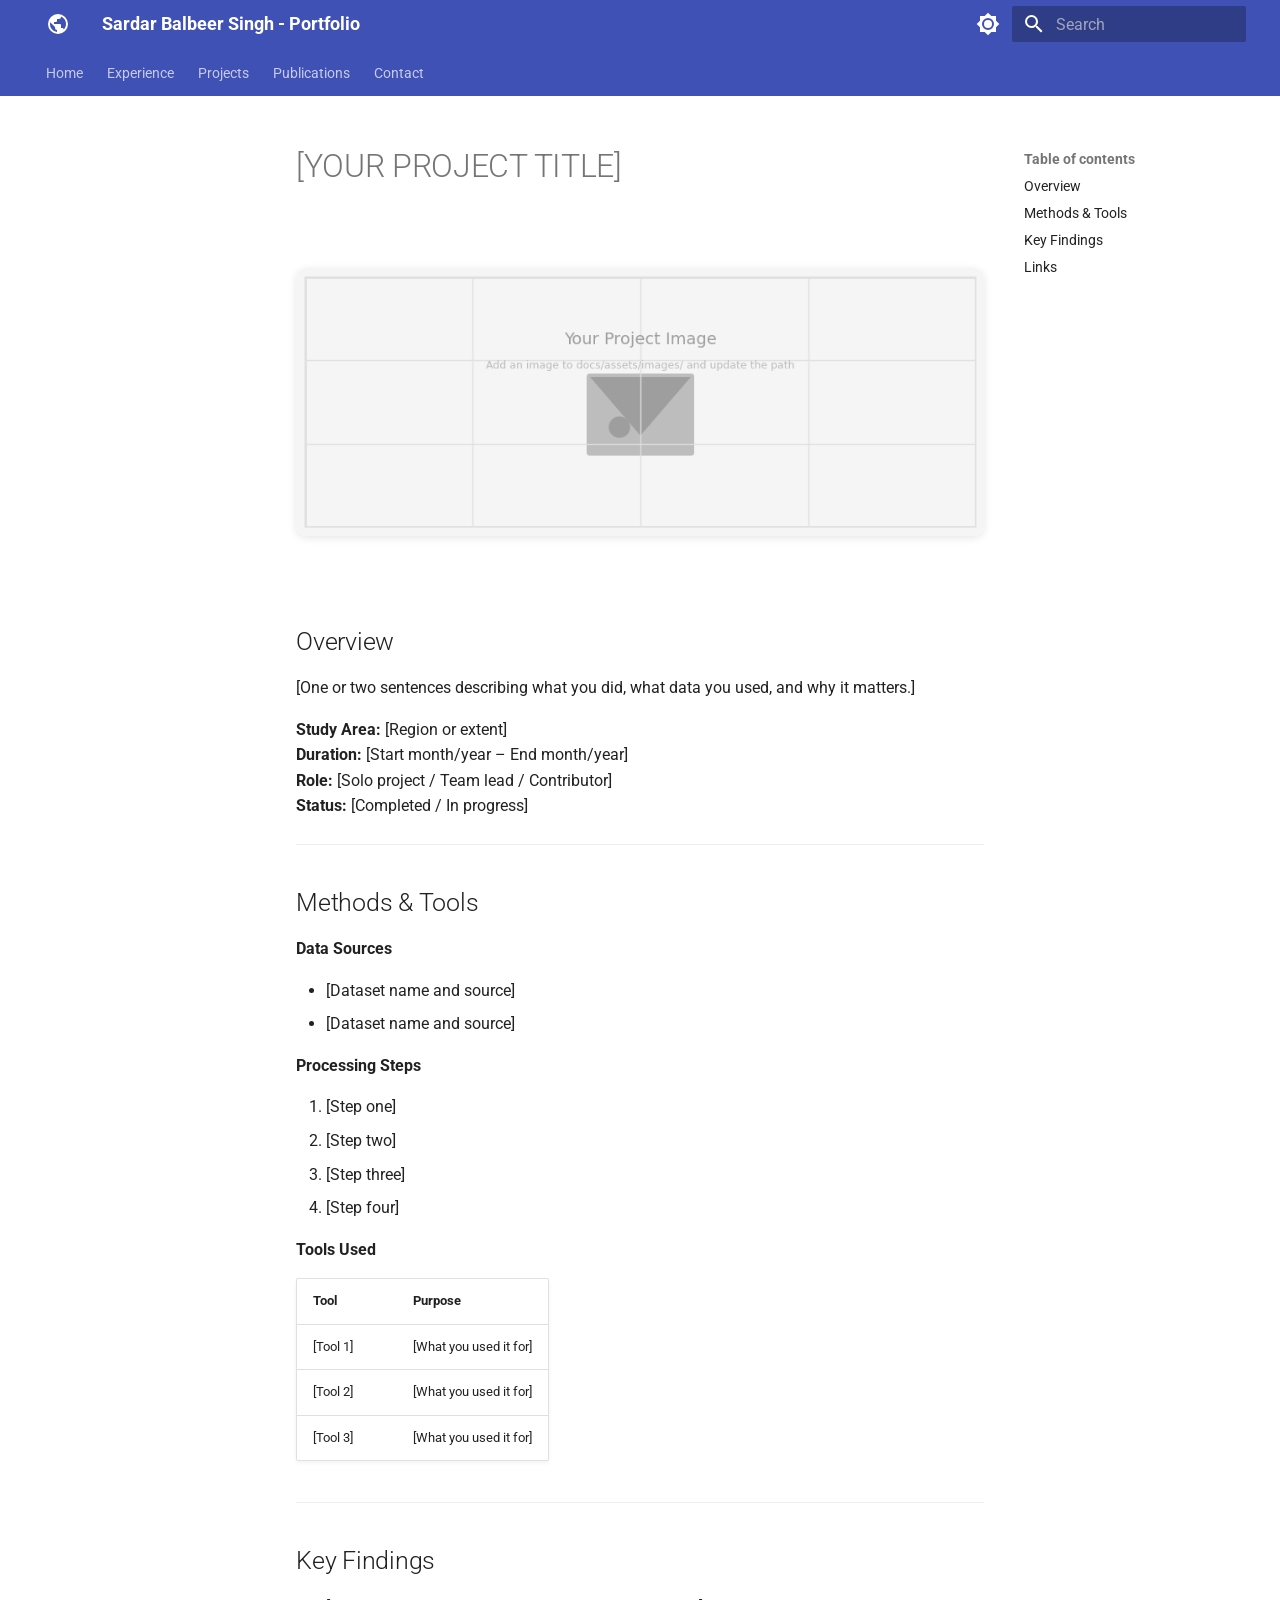
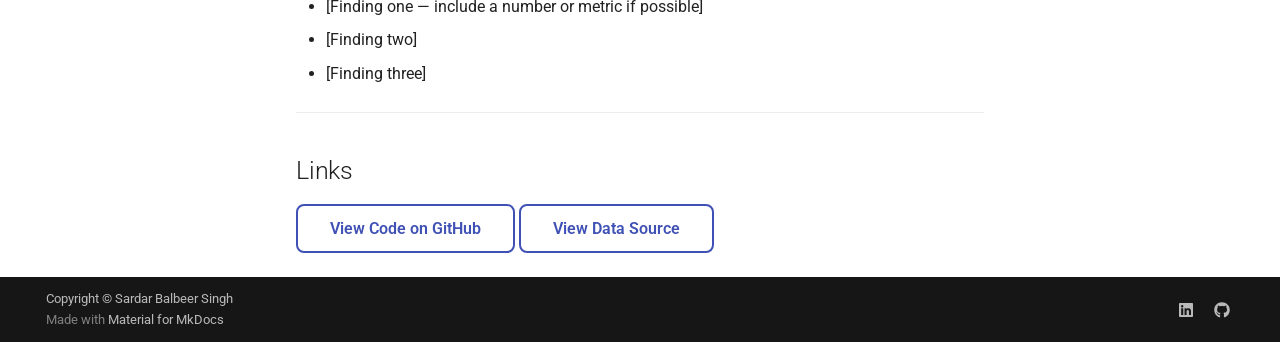
<file: projects/sample-project/index.html>
<!doctype html>
<html lang="en" class="no-js">
  <head>
    
      <meta charset="utf-8">
      <meta name="viewport" content="width=device-width,initial-scale=1">
      
        <meta name="description" content="Portfolio of Sardar Balbeer Singh — GIS, Remote Sensing, Spatial Data Science, and Data Engineering">
      
      
        <meta name="author" content="Sardar Balbeer Singh">
      
      
      
      
      
        
      
      
      <link rel="icon" href="../../assets/images/favicon.png">
      <meta name="generator" content="mkdocs-1.6.1, mkdocs-material-9.8.1">
    
    
      
        <title>Sample project - Sardar Balbeer Singh - Portfolio</title>
      
    
    
      <link rel="stylesheet" href="../../assets/stylesheets/main.57a0d79d.min.css">
      
        
        <link rel="stylesheet" href="../../assets/stylesheets/palette.fb2fffe2.min.css">
      
      


    
    
      
    
    
      
        
        
        <link rel="preconnect" href="https://fonts.gstatic.com" crossorigin>
        <link rel="stylesheet" href="https://fonts.googleapis.com/css?family=Roboto:300,300i,400,400i,700,700i%7CRoboto+Mono:400,400i,700,700i&display=fallback">
        <style>:root{--md-text-font:"Roboto";--md-code-font:"Roboto Mono"}</style>
      
    
    
      <link rel="stylesheet" href="../../assets/css/extra.css">
    
      <link rel="stylesheet" href="../../assets/css/custom.css">
    
    <script>__md_scope=new URL("../..",location),__md_hash=e=>[...e].reduce(((e,_)=>(e<<5)-e+_.charCodeAt(0)),0),__md_get=(e,_=localStorage,t=__md_scope)=>JSON.parse(_.getItem(t.pathname+"."+e)),__md_set=(e,_,t=localStorage,a=__md_scope)=>{try{t.setItem(a.pathname+"."+e,JSON.stringify(_))}catch(e){}}</script>
    
      

    
    
  </head>
  
  
    
    
      
    
    
    
    
    <body dir="ltr" data-md-color-scheme="default" data-md-color-primary="indigo" data-md-color-accent="blue">
  
    
    <input class="md-toggle" data-md-toggle="drawer" type="checkbox" id="__drawer" autocomplete="off">
    <input class="md-toggle" data-md-toggle="search" type="checkbox" id="__search" autocomplete="off">
    <label class="md-overlay" for="__drawer"></label>
    <div data-md-component="skip">
      
        
        <a href="#your-project-title" class="md-skip">
          Skip to content
        </a>
      
    </div>
    <div data-md-component="announce">
      
    </div>
    
    
      

<header class="md-header" data-md-component="header">
  <nav class="md-header__inner md-grid" aria-label="Header">
    <a href="../.." title="Sardar Balbeer Singh - Portfolio" class="md-header__button md-logo" aria-label="Sardar Balbeer Singh - Portfolio" data-md-component="logo">
      
  
  <svg xmlns="http://www.w3.org/2000/svg" viewBox="0 0 24 24"><path d="M17.9 17.39c-.26-.8-1.01-1.39-1.9-1.39h-1v-3a1 1 0 0 0-1-1H8v-2h2a1 1 0 0 0 1-1V7h2a2 2 0 0 0 2-2v-.41a7.984 7.984 0 0 1 2.9 12.8M11 19.93c-3.95-.49-7-3.85-7-7.93 0-.62.08-1.22.21-1.79L9 15v1a2 2 0 0 0 2 2m1-16A10 10 0 0 0 2 12a10 10 0 0 0 10 10 10 10 0 0 0 10-10A10 10 0 0 0 12 2"/></svg>

    </a>
    <label class="md-header__button md-icon" for="__drawer">
      
      <svg xmlns="http://www.w3.org/2000/svg" viewBox="0 0 24 24"><path d="M3 6h18v2H3zm0 5h18v2H3zm0 5h18v2H3z"/></svg>
    </label>
    <div class="md-header__title" data-md-component="header-title">
      <div class="md-header__ellipsis">
        <div class="md-header__topic">
          <span class="md-ellipsis">
            Sardar Balbeer Singh - Portfolio
          </span>
        </div>
        <div class="md-header__topic" data-md-component="header-topic">
          <span class="md-ellipsis">
            
              Sample project
            
          </span>
        </div>
      </div>
    </div>
    
      
        <form class="md-header__option" data-md-component="palette">
  
    
    
    
    <input class="md-option" data-md-color-media="" data-md-color-scheme="default" data-md-color-primary="indigo" data-md-color-accent="blue"  aria-label="Switch to dark mode"  type="radio" name="__palette" id="__palette_0">
    
      <label class="md-header__button md-icon" title="Switch to dark mode" for="__palette_1" hidden>
        <svg xmlns="http://www.w3.org/2000/svg" viewBox="0 0 24 24"><path d="M12 8a4 4 0 0 0-4 4 4 4 0 0 0 4 4 4 4 0 0 0 4-4 4 4 0 0 0-4-4m0 10a6 6 0 0 1-6-6 6 6 0 0 1 6-6 6 6 0 0 1 6 6 6 6 0 0 1-6 6m8-9.31V4h-4.69L12 .69 8.69 4H4v4.69L.69 12 4 15.31V20h4.69L12 23.31 15.31 20H20v-4.69L23.31 12z"/></svg>
      </label>
    
  
    
    
    
    <input class="md-option" data-md-color-media="" data-md-color-scheme="slate" data-md-color-primary="indigo" data-md-color-accent="blue"  aria-label="Switch to light mode"  type="radio" name="__palette" id="__palette_1">
    
      <label class="md-header__button md-icon" title="Switch to light mode" for="__palette_0" hidden>
        <svg xmlns="http://www.w3.org/2000/svg" viewBox="0 0 24 24"><path d="M12 18c-.89 0-1.74-.2-2.5-.55C11.56 16.5 13 14.42 13 12s-1.44-4.5-3.5-5.45C10.26 6.2 11.11 6 12 6a6 6 0 0 1 6 6 6 6 0 0 1-6 6m8-9.31V4h-4.69L12 .69 8.69 4H4v4.69L.69 12 4 15.31V20h4.69L12 23.31 15.31 20H20v-4.69L23.31 12z"/></svg>
      </label>
    
  
</form>
      
    
    
      <script>var palette=__md_get("__palette");if(palette&&palette.color){if("(prefers-color-scheme)"===palette.color.media){var media=matchMedia("(prefers-color-scheme: light)"),input=document.querySelector(media.matches?"[data-md-color-media='(prefers-color-scheme: light)']":"[data-md-color-media='(prefers-color-scheme: dark)']");palette.color.media=input.getAttribute("data-md-color-media"),palette.color.scheme=input.getAttribute("data-md-color-scheme"),palette.color.primary=input.getAttribute("data-md-color-primary"),palette.color.accent=input.getAttribute("data-md-color-accent")}for(var[key,value]of Object.entries(palette.color))document.body.setAttribute("data-md-color-"+key,value)}</script>
    
    
    
      
      
        <label class="md-header__button md-icon" for="__search">
          
          <svg xmlns="http://www.w3.org/2000/svg" viewBox="0 0 24 24"><path d="M9.5 3A6.5 6.5 0 0 1 16 9.5c0 1.61-.59 3.09-1.56 4.23l.27.27h.79l5 5-1.5 1.5-5-5v-.79l-.27-.27A6.52 6.52 0 0 1 9.5 16 6.5 6.5 0 0 1 3 9.5 6.5 6.5 0 0 1 9.5 3m0 2C7 5 5 7 5 9.5S7 14 9.5 14 14 12 14 9.5 12 5 9.5 5"/></svg>
        </label>
        <div class="md-search" data-md-component="search" role="dialog">
  <label class="md-search__overlay" for="__search"></label>
  <div class="md-search__inner" role="search">
    <form class="md-search__form" name="search">
      <input type="text" class="md-search__input" name="query" aria-label="Search" placeholder="Search" autocapitalize="off" autocorrect="off" autocomplete="off" spellcheck="false" data-md-component="search-query" required>
      <label class="md-search__icon md-icon" for="__search">
        
        <svg xmlns="http://www.w3.org/2000/svg" viewBox="0 0 24 24"><path d="M9.5 3A6.5 6.5 0 0 1 16 9.5c0 1.61-.59 3.09-1.56 4.23l.27.27h.79l5 5-1.5 1.5-5-5v-.79l-.27-.27A6.52 6.52 0 0 1 9.5 16 6.5 6.5 0 0 1 3 9.5 6.5 6.5 0 0 1 9.5 3m0 2C7 5 5 7 5 9.5S7 14 9.5 14 14 12 14 9.5 12 5 9.5 5"/></svg>
        
        <svg xmlns="http://www.w3.org/2000/svg" viewBox="0 0 24 24"><path d="M20 11v2H8l5.5 5.5-1.42 1.42L4.16 12l7.92-7.92L13.5 5.5 8 11z"/></svg>
      </label>
      <nav class="md-search__options" aria-label="Search">
        
        <button type="reset" class="md-search__icon md-icon" title="Clear" aria-label="Clear" tabindex="-1">
          
          <svg xmlns="http://www.w3.org/2000/svg" viewBox="0 0 24 24"><path d="M19 6.41 17.59 5 12 10.59 6.41 5 5 6.41 10.59 12 5 17.59 6.41 19 12 13.41 17.59 19 19 17.59 13.41 12z"/></svg>
        </button>
      </nav>
      
    </form>
    <div class="md-search__output">
      <div class="md-search__scrollwrap" tabindex="0" data-md-scrollfix>
        <div class="md-search-result" data-md-component="search-result">
          <div class="md-search-result__meta">
            Initializing search
          </div>
          <ol class="md-search-result__list" role="presentation"></ol>
        </div>
      </div>
    </div>
  </div>
</div>
      
    
    
  </nav>
  
</header>
    
    <div class="md-container" data-md-component="container">
      
      
        
          
            
<nav class="md-tabs" aria-label="Tabs" data-md-component="tabs">
  <div class="md-grid">
    <ul class="md-tabs__list">
      
        
  
  
  
  
    <li class="md-tabs__item">
      <a href="../.." class="md-tabs__link">
        
  
  
    
  
  Home

      </a>
    </li>
  

      
        
  
  
  
  
    <li class="md-tabs__item">
      <a href="../../experience/" class="md-tabs__link">
        
  
  
    
  
  Experience

      </a>
    </li>
  

      
        
  
  
  
  
    
    
      <li class="md-tabs__item">
        <a href="../" class="md-tabs__link">
          
  
  
  Projects

        </a>
      </li>
    
  

      
        
  
  
  
  
    <li class="md-tabs__item">
      <a href="../../publications/" class="md-tabs__link">
        
  
  
    
  
  Publications

      </a>
    </li>
  

      
        
  
  
  
  
    <li class="md-tabs__item">
      <a href="../../contact/" class="md-tabs__link">
        
  
  
    
  
  Contact

      </a>
    </li>
  

      
    </ul>
  </div>
</nav>
          
        
      
      <main class="md-main" data-md-component="main">
        <div class="md-main__inner md-grid">
          
            
              
              <div class="md-sidebar md-sidebar--primary" data-md-component="sidebar" data-md-type="navigation" >
                <div class="md-sidebar__scrollwrap">
                  <div class="md-sidebar__inner">
                    


  


<nav class="md-nav md-nav--primary md-nav--lifted" aria-label="Navigation" data-md-level="0">
  <label class="md-nav__title" for="__drawer">
    <a href="../.." title="Sardar Balbeer Singh - Portfolio" class="md-nav__button md-logo" aria-label="Sardar Balbeer Singh - Portfolio" data-md-component="logo">
      
  
  <svg xmlns="http://www.w3.org/2000/svg" viewBox="0 0 24 24"><path d="M17.9 17.39c-.26-.8-1.01-1.39-1.9-1.39h-1v-3a1 1 0 0 0-1-1H8v-2h2a1 1 0 0 0 1-1V7h2a2 2 0 0 0 2-2v-.41a7.984 7.984 0 0 1 2.9 12.8M11 19.93c-3.95-.49-7-3.85-7-7.93 0-.62.08-1.22.21-1.79L9 15v1a2 2 0 0 0 2 2m1-16A10 10 0 0 0 2 12a10 10 0 0 0 10 10 10 10 0 0 0 10-10A10 10 0 0 0 12 2"/></svg>

    </a>
    Sardar Balbeer Singh - Portfolio
  </label>
  
  <ul class="md-nav__list" data-md-scrollfix>
    
      
      
  
  
  
  
    <li class="md-nav__item">
      <a href="../.." class="md-nav__link">
        
  
  
  <span class="md-ellipsis">
    
  
    Home
  

    
  </span>
  
  

      </a>
    </li>
  

    
      
      
  
  
  
  
    <li class="md-nav__item">
      <a href="../../experience/" class="md-nav__link">
        
  
  
  <span class="md-ellipsis">
    
  
    Experience
  

    
  </span>
  
  

      </a>
    </li>
  

    
      
      
  
  
  
  
    
    
    
    
      
      
    
    
    <li class="md-nav__item md-nav__item--nested">
      
        
        
        <input class="md-nav__toggle md-toggle " type="checkbox" id="__nav_3" >
        
          
          <label class="md-nav__link" for="__nav_3" id="__nav_3_label" tabindex="0">
            
  
  
  <span class="md-ellipsis">
    
  
    Projects
  

    
  </span>
  
  

            <span class="md-nav__icon md-icon"></span>
          </label>
        
        <nav class="md-nav" data-md-level="1" aria-labelledby="__nav_3_label" aria-expanded="false">
          <label class="md-nav__title" for="__nav_3">
            <span class="md-nav__icon md-icon"></span>
            
  
    Projects
  

          </label>
          <ul class="md-nav__list" data-md-scrollfix>
            
              
                
  
  
  
  
    <li class="md-nav__item">
      <a href="../" class="md-nav__link">
        
  
  
  <span class="md-ellipsis">
    
  
    Projects Overview
  

    
  </span>
  
  

      </a>
    </li>
  

              
            
              
                
  
  
  
  
    <li class="md-nav__item">
      <a href="../ccm-realtor-prospecting-platform/" class="md-nav__link">
        
  
  
  <span class="md-ellipsis">
    
  
    CCM Realtor Prospecting Platform
  

    
  </span>
  
  

      </a>
    </li>
  

              
            
              
                
  
  
  
  
    <li class="md-nav__item">
      <a href="../thrive-trm-migration/" class="md-nav__link">
        
  
  
  <span class="md-ellipsis">
    
  
    Thrive TRM Data Migration & Validation
  

    
  </span>
  
  

      </a>
    </li>
  

              
            
              
                
  
  
  
  
    <li class="md-nav__item">
      <a href="../avixa-fabric-pov/" class="md-nav__link">
        
  
  
  <span class="md-ellipsis">
    
  
    Avixa Fabric POV
  

    
  </span>
  
  

      </a>
    </li>
  

              
            
              
                
  
  
  
  
    <li class="md-nav__item">
      <a href="../nationwide-data-warehouse/" class="md-nav__link">
        
  
  
  <span class="md-ellipsis">
    
  
    Nationwide Data Warehouse
  

    
  </span>
  
  

      </a>
    </li>
  

              
            
              
                
  
  
  
  
    <li class="md-nav__item">
      <a href="../sample-notebook/" class="md-nav__link">
        
  
  
  <span class="md-ellipsis">
    
  
    Sample Notebook
  

    
  </span>
  
  

      </a>
    </li>
  

              
            
          </ul>
        </nav>
      
    </li>
  

    
      
      
  
  
  
  
    <li class="md-nav__item">
      <a href="../../publications/" class="md-nav__link">
        
  
  
  <span class="md-ellipsis">
    
  
    Publications
  

    
  </span>
  
  

      </a>
    </li>
  

    
      
      
  
  
  
  
    <li class="md-nav__item">
      <a href="../../contact/" class="md-nav__link">
        
  
  
  <span class="md-ellipsis">
    
  
    Contact
  

    
  </span>
  
  

      </a>
    </li>
  

    
  </ul>
</nav>
                  </div>
                </div>
              </div>
            
            
              
              <div class="md-sidebar md-sidebar--secondary" data-md-component="sidebar" data-md-type="toc" >
                <div class="md-sidebar__scrollwrap">
                  <div class="md-sidebar__inner">
                    

<nav class="md-nav md-nav--secondary" aria-label="Table of contents">
  
  
  
    
  
  
    <label class="md-nav__title" for="__toc">
      <span class="md-nav__icon md-icon"></span>
      Table of contents
    </label>
    <ul class="md-nav__list" data-md-component="toc" data-md-scrollfix>
      
        <li class="md-nav__item">
  <a href="#overview" class="md-nav__link">
    <span class="md-ellipsis">
      
        Overview
      
    </span>
  </a>
  
</li>
      
        <li class="md-nav__item">
  <a href="#methods-tools" class="md-nav__link">
    <span class="md-ellipsis">
      
        Methods &amp; Tools
      
    </span>
  </a>
  
</li>
      
        <li class="md-nav__item">
  <a href="#key-findings" class="md-nav__link">
    <span class="md-ellipsis">
      
        Key Findings
      
    </span>
  </a>
  
</li>
      
        <li class="md-nav__item">
  <a href="#links" class="md-nav__link">
    <span class="md-ellipsis">
      
        Links
      
    </span>
  </a>
  
</li>
      
    </ul>
  
</nav>
                  </div>
                </div>
              </div>
            
          
          
            <div class="md-content" data-md-component="content">
              
              <article class="md-content__inner md-typeset">
                
                  



<!--
CHECKLIST FOR THIS PAGE (copy this file for each new project):
- [ ] Replace [YOUR PROJECT TITLE] with your project title
- [ ] Replace the hero image with your own (add to docs/assets/images/)
- [ ] Update the Overview section
- [ ] Update the Methods & Tools section
- [ ] Update the Key Findings section
- [ ] Update the Links section
- [ ] Add a card for this project on docs/projects/index.md
- [ ] Add a nav entry in mkdocs.yml
-->

<h1 id="your-project-title">[YOUR PROJECT TITLE]</h1>
<p><img alt="Project overview image" src="../../assets/images/placeholder-project.png" /></p>
<h2 id="overview">Overview</h2>
<p>[One or two sentences describing what you did, what data you used, and why it matters.]</p>
<p><strong>Study Area:</strong> [Region or extent]<br />
<strong>Duration:</strong> [Start month/year – End month/year]<br />
<strong>Role:</strong> [Solo project / Team lead / Contributor]<br />
<strong>Status:</strong> [Completed / In progress]</p>
<hr />
<h2 id="methods-tools">Methods &amp; Tools</h2>
<p><strong>Data Sources</strong></p>
<ul>
<li>[Dataset name and source]</li>
<li>[Dataset name and source]</li>
</ul>
<p><strong>Processing Steps</strong></p>
<ol>
<li>[Step one]</li>
<li>[Step two]</li>
<li>[Step three]</li>
<li>[Step four]</li>
</ol>
<p><strong>Tools Used</strong></p>
<table>
<thead>
<tr>
<th>Tool</th>
<th>Purpose</th>
</tr>
</thead>
<tbody>
<tr>
<td>[Tool 1]</td>
<td>[What you used it for]</td>
</tr>
<tr>
<td>[Tool 2]</td>
<td>[What you used it for]</td>
</tr>
<tr>
<td>[Tool 3]</td>
<td>[What you used it for]</td>
</tr>
</tbody>
</table>
<hr />
<h2 id="key-findings">Key Findings</h2>
<ul>
<li>[Finding one — include a number or metric if possible]</li>
<li>[Finding two]</li>
<li>[Finding three]</li>
</ul>
<hr />
<h2 id="links">Links</h2>
<p><a class="md-button" href="https://github.com/[YOUR-GITHUB-USERNAME]/[YOUR-REPO-NAME]">View Code on GitHub</a>
<a class="md-button" href="https://example.com">View Data Source</a></p>












                
              </article>
            </div>
          
          
<script>var target=document.getElementById(location.hash.slice(1));target&&target.name&&(target.checked=target.name.startsWith("__tabbed_"))</script>
        </div>
        
          <button type="button" class="md-top md-icon" data-md-component="top" hidden>
  
  <svg xmlns="http://www.w3.org/2000/svg" viewBox="0 0 24 24"><path d="M13 20h-2V8l-5.5 5.5-1.42-1.42L12 4.16l7.92 7.92-1.42 1.42L13 8z"/></svg>
  Back to top
</button>
        
      </main>
      
        <footer class="md-footer">
  
  <div class="md-footer-meta md-typeset">
    <div class="md-footer-meta__inner md-grid">
      <div class="md-copyright">
  
    <div class="md-copyright__highlight">
      Copyright &copy; Sardar Balbeer Singh
    </div>
  
  
    Made with
    <a href="https://squidfunk.github.io/mkdocs-material/" target="_blank" rel="noopener">
      Material for MkDocs
    </a>
  
</div>
      
        
<div class="md-social">
  
    
    
    
    
      
      
    
    <a href="https://linkedin.com/in/balbeer-singh-bedi" target="_blank" rel="noopener" title="linkedin.com" class="md-social__link">
      <svg xmlns="http://www.w3.org/2000/svg" viewBox="0 0 448 512"><!--! Font Awesome Free 7.1.0 by @fontawesome - https://fontawesome.com License - https://fontawesome.com/license/free (Icons: CC BY 4.0, Fonts: SIL OFL 1.1, Code: MIT License) Copyright 2025 Fonticons, Inc.--><path d="M416 32H31.9C14.3 32 0 46.5 0 64.3v383.4C0 465.5 14.3 480 31.9 480H416c17.6 0 32-14.5 32-32.3V64.3c0-17.8-14.4-32.3-32-32.3M135.4 416H69V202.2h66.5V416zM102.2 96a38.5 38.5 0 1 1 0 77 38.5 38.5 0 1 1 0-77m282.1 320h-66.4V312c0-24.8-.5-56.7-34.5-56.7-34.6 0-39.9 27-39.9 54.9V416h-66.4V202.2h63.7v29.2h.9c8.9-16.8 30.6-34.5 62.9-34.5 67.2 0 79.7 44.3 79.7 101.9z"/></svg>
    </a>
  
    
    
    
    
      
      
    
    <a href="https://github.com/balbeer" target="_blank" rel="noopener" title="github.com" class="md-social__link">
      <svg xmlns="http://www.w3.org/2000/svg" viewBox="0 0 512 512"><!--! Font Awesome Free 7.1.0 by @fontawesome - https://fontawesome.com License - https://fontawesome.com/license/free (Icons: CC BY 4.0, Fonts: SIL OFL 1.1, Code: MIT License) Copyright 2025 Fonticons, Inc.--><path d="M173.9 397.4c0 2-2.3 3.6-5.2 3.6-3.3.3-5.6-1.3-5.6-3.6 0-2 2.3-3.6 5.2-3.6 3-.3 5.6 1.3 5.6 3.6m-31.1-4.5c-.7 2 1.3 4.3 4.3 4.9 2.6 1 5.6 0 6.2-2s-1.3-4.3-4.3-5.2c-2.6-.7-5.5.3-6.2 2.3m44.2-1.7c-2.9.7-4.9 2.6-4.6 4.9.3 2 2.9 3.3 5.9 2.6 2.9-.7 4.9-2.6 4.6-4.6-.3-1.9-3-3.2-5.9-2.9M252.8 8C114.1 8 8 113.3 8 252c0 110.9 69.8 205.8 169.5 239.2 12.8 2.3 17.3-5.6 17.3-12.1 0-6.2-.3-40.4-.3-61.4 0 0-70 15-84.7-29.8 0 0-11.4-29.1-27.8-36.6 0 0-22.9-15.7 1.6-15.4 0 0 24.9 2 38.6 25.8 21.9 38.6 58.6 27.5 72.9 20.9 2.3-16 8.8-27.1 16-33.7-55.9-6.2-112.3-14.3-112.3-110.5 0-27.5 7.6-41.3 23.6-58.9-2.6-6.5-11.1-33.3 2.6-67.9 20.9-6.5 69 27 69 27 20-5.6 41.5-8.5 62.8-8.5s42.8 2.9 62.8 8.5c0 0 48.1-33.6 69-27 13.7 34.7 5.2 61.4 2.6 67.9 16 17.7 25.8 31.5 25.8 58.9 0 96.5-58.9 104.2-114.8 110.5 9.2 7.9 17 22.9 17 46.4 0 33.7-.3 75.4-.3 83.6 0 6.5 4.6 14.4 17.3 12.1C436.2 457.8 504 362.9 504 252 504 113.3 391.5 8 252.8 8M105.2 352.9c-1.3 1-1 3.3.7 5.2 1.6 1.6 3.9 2.3 5.2 1 1.3-1 1-3.3-.7-5.2-1.6-1.6-3.9-2.3-5.2-1m-10.8-8.1c-.7 1.3.3 2.9 2.3 3.9 1.6 1 3.6.7 4.3-.7.7-1.3-.3-2.9-2.3-3.9-2-.6-3.6-.3-4.3.7m32.4 35.6c-1.6 1.3-1 4.3 1.3 6.2 2.3 2.3 5.2 2.6 6.5 1 1.3-1.3.7-4.3-1.3-6.2-2.2-2.3-5.2-2.6-6.5-1m-11.4-14.7c-1.6 1-1.6 3.6 0 5.9s4.3 3.3 5.6 2.3c1.6-1.3 1.6-3.9 0-6.2-1.4-2.3-4-3.3-5.6-2"/></svg>
    </a>
  
</div>
      
    </div>
  </div>
</footer>
      
    </div>
    <div class="md-dialog" data-md-component="dialog">
      <div class="md-dialog__inner md-typeset"></div>
    </div>
    
    
    
      
      
      <script id="__config" type="application/json">{"annotate": null, "base": "../..", "features": ["navigation.tabs", "navigation.top", "content.code.copy"], "search": "../../assets/javascripts/workers/search.a7633da7.min.js", "tags": null, "translations": {"clipboard.copied": "Copied to clipboard", "clipboard.copy": "Copy to clipboard", "search.result.more.one": "1 more on this page", "search.result.more.other": "# more on this page", "search.result.none": "No matching documents", "search.result.one": "1 matching document", "search.result.other": "# matching documents", "search.result.placeholder": "Type to start searching", "search.result.term.missing": "Missing", "select.version": "Select version"}, "version": null}</script>
    
    
      <script src="../../assets/javascripts/bundle.a5f9d56c.min.js"></script>
      
    
  </body>
</html>
</file>
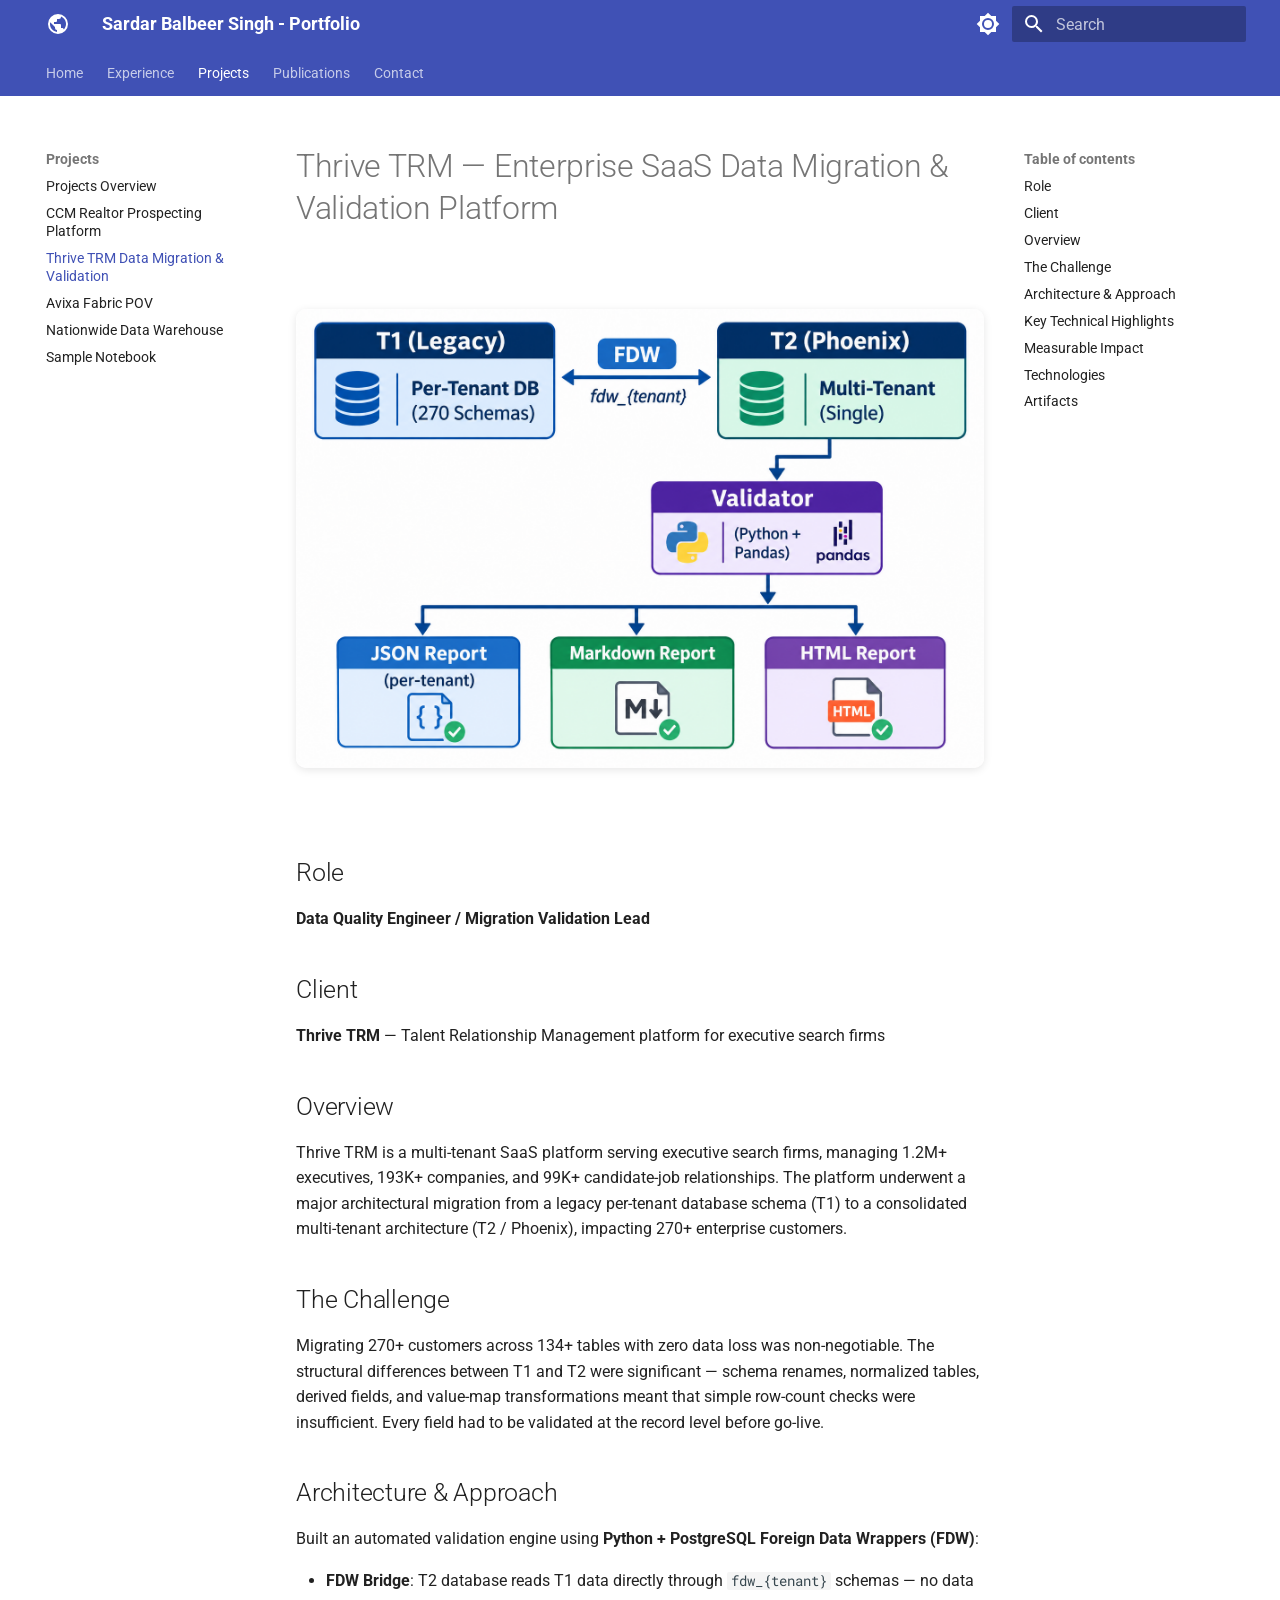
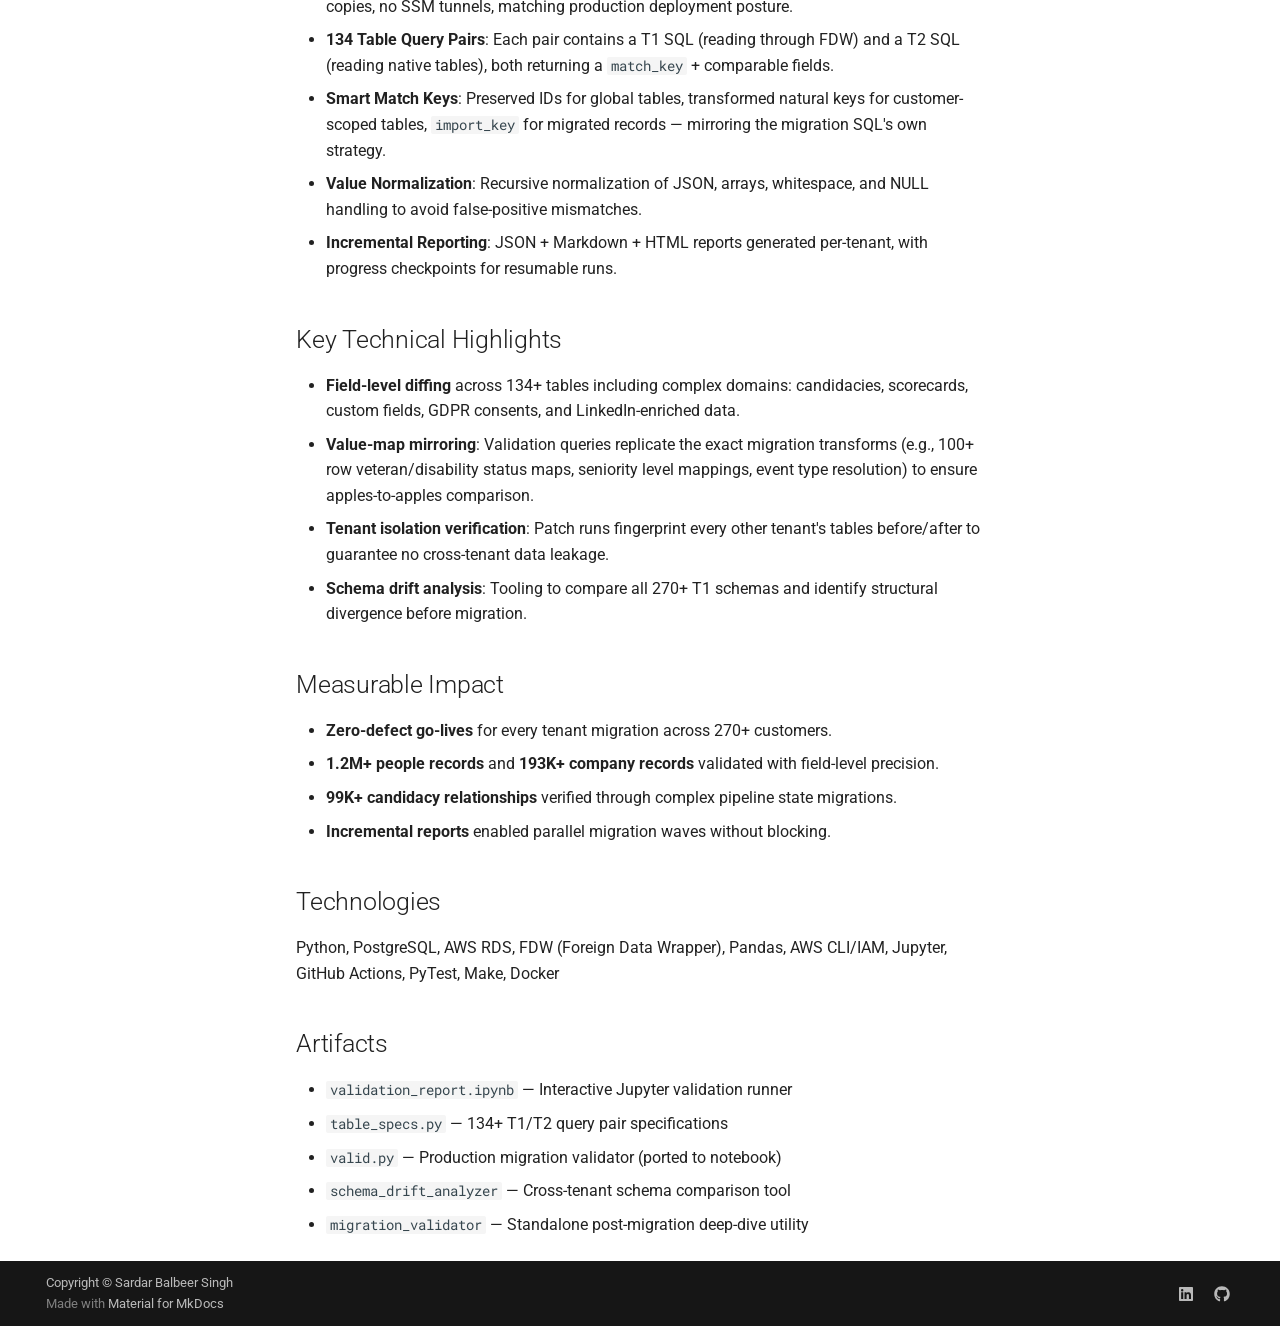
<file: projects/thrive-trm-migration/index.html>
<!doctype html>
<html lang="en" class="no-js">
  <head>
    
      <meta charset="utf-8">
      <meta name="viewport" content="width=device-width,initial-scale=1">
      
        <meta name="description" content="Portfolio of Sardar Balbeer Singh — GIS, Remote Sensing, Spatial Data Science, and Data Engineering">
      
      
        <meta name="author" content="Sardar Balbeer Singh">
      
      
      
        <link rel="prev" href="../ccm-realtor-prospecting-platform/">
      
      
        <link rel="next" href="../avixa-fabric-pov/">
      
      
        
      
      
      <link rel="icon" href="../../assets/images/favicon.png">
      <meta name="generator" content="mkdocs-1.6.1, mkdocs-material-9.8.1">
    
    
      
        <title>Thrive TRM Data Migration & Validation - Sardar Balbeer Singh - Portfolio</title>
      
    
    
      <link rel="stylesheet" href="../../assets/stylesheets/main.57a0d79d.min.css">
      
        
        <link rel="stylesheet" href="../../assets/stylesheets/palette.fb2fffe2.min.css">
      
      


    
    
      
    
    
      
        
        
        <link rel="preconnect" href="https://fonts.gstatic.com" crossorigin>
        <link rel="stylesheet" href="https://fonts.googleapis.com/css?family=Roboto:300,300i,400,400i,700,700i%7CRoboto+Mono:400,400i,700,700i&display=fallback">
        <style>:root{--md-text-font:"Roboto";--md-code-font:"Roboto Mono"}</style>
      
    
    
      <link rel="stylesheet" href="../../assets/css/extra.css">
    
      <link rel="stylesheet" href="../../assets/css/custom.css">
    
    <script>__md_scope=new URL("../..",location),__md_hash=e=>[...e].reduce(((e,_)=>(e<<5)-e+_.charCodeAt(0)),0),__md_get=(e,_=localStorage,t=__md_scope)=>JSON.parse(_.getItem(t.pathname+"."+e)),__md_set=(e,_,t=localStorage,a=__md_scope)=>{try{t.setItem(a.pathname+"."+e,JSON.stringify(_))}catch(e){}}</script>
    
      

    
    
  </head>
  
  
    
    
      
    
    
    
    
    <body dir="ltr" data-md-color-scheme="default" data-md-color-primary="indigo" data-md-color-accent="blue">
  
    
    <input class="md-toggle" data-md-toggle="drawer" type="checkbox" id="__drawer" autocomplete="off">
    <input class="md-toggle" data-md-toggle="search" type="checkbox" id="__search" autocomplete="off">
    <label class="md-overlay" for="__drawer"></label>
    <div data-md-component="skip">
      
        
        <a href="#thrive-trm-enterprise-saas-data-migration-validation-platform" class="md-skip">
          Skip to content
        </a>
      
    </div>
    <div data-md-component="announce">
      
    </div>
    
    
      

<header class="md-header" data-md-component="header">
  <nav class="md-header__inner md-grid" aria-label="Header">
    <a href="../.." title="Sardar Balbeer Singh - Portfolio" class="md-header__button md-logo" aria-label="Sardar Balbeer Singh - Portfolio" data-md-component="logo">
      
  
  <svg xmlns="http://www.w3.org/2000/svg" viewBox="0 0 24 24"><path d="M17.9 17.39c-.26-.8-1.01-1.39-1.9-1.39h-1v-3a1 1 0 0 0-1-1H8v-2h2a1 1 0 0 0 1-1V7h2a2 2 0 0 0 2-2v-.41a7.984 7.984 0 0 1 2.9 12.8M11 19.93c-3.95-.49-7-3.85-7-7.93 0-.62.08-1.22.21-1.79L9 15v1a2 2 0 0 0 2 2m1-16A10 10 0 0 0 2 12a10 10 0 0 0 10 10 10 10 0 0 0 10-10A10 10 0 0 0 12 2"/></svg>

    </a>
    <label class="md-header__button md-icon" for="__drawer">
      
      <svg xmlns="http://www.w3.org/2000/svg" viewBox="0 0 24 24"><path d="M3 6h18v2H3zm0 5h18v2H3zm0 5h18v2H3z"/></svg>
    </label>
    <div class="md-header__title" data-md-component="header-title">
      <div class="md-header__ellipsis">
        <div class="md-header__topic">
          <span class="md-ellipsis">
            Sardar Balbeer Singh - Portfolio
          </span>
        </div>
        <div class="md-header__topic" data-md-component="header-topic">
          <span class="md-ellipsis">
            
              Thrive TRM Data Migration & Validation
            
          </span>
        </div>
      </div>
    </div>
    
      
        <form class="md-header__option" data-md-component="palette">
  
    
    
    
    <input class="md-option" data-md-color-media="" data-md-color-scheme="default" data-md-color-primary="indigo" data-md-color-accent="blue"  aria-label="Switch to dark mode"  type="radio" name="__palette" id="__palette_0">
    
      <label class="md-header__button md-icon" title="Switch to dark mode" for="__palette_1" hidden>
        <svg xmlns="http://www.w3.org/2000/svg" viewBox="0 0 24 24"><path d="M12 8a4 4 0 0 0-4 4 4 4 0 0 0 4 4 4 4 0 0 0 4-4 4 4 0 0 0-4-4m0 10a6 6 0 0 1-6-6 6 6 0 0 1 6-6 6 6 0 0 1 6 6 6 6 0 0 1-6 6m8-9.31V4h-4.69L12 .69 8.69 4H4v4.69L.69 12 4 15.31V20h4.69L12 23.31 15.31 20H20v-4.69L23.31 12z"/></svg>
      </label>
    
  
    
    
    
    <input class="md-option" data-md-color-media="" data-md-color-scheme="slate" data-md-color-primary="indigo" data-md-color-accent="blue"  aria-label="Switch to light mode"  type="radio" name="__palette" id="__palette_1">
    
      <label class="md-header__button md-icon" title="Switch to light mode" for="__palette_0" hidden>
        <svg xmlns="http://www.w3.org/2000/svg" viewBox="0 0 24 24"><path d="M12 18c-.89 0-1.74-.2-2.5-.55C11.56 16.5 13 14.42 13 12s-1.44-4.5-3.5-5.45C10.26 6.2 11.11 6 12 6a6 6 0 0 1 6 6 6 6 0 0 1-6 6m8-9.31V4h-4.69L12 .69 8.69 4H4v4.69L.69 12 4 15.31V20h4.69L12 23.31 15.31 20H20v-4.69L23.31 12z"/></svg>
      </label>
    
  
</form>
      
    
    
      <script>var palette=__md_get("__palette");if(palette&&palette.color){if("(prefers-color-scheme)"===palette.color.media){var media=matchMedia("(prefers-color-scheme: light)"),input=document.querySelector(media.matches?"[data-md-color-media='(prefers-color-scheme: light)']":"[data-md-color-media='(prefers-color-scheme: dark)']");palette.color.media=input.getAttribute("data-md-color-media"),palette.color.scheme=input.getAttribute("data-md-color-scheme"),palette.color.primary=input.getAttribute("data-md-color-primary"),palette.color.accent=input.getAttribute("data-md-color-accent")}for(var[key,value]of Object.entries(palette.color))document.body.setAttribute("data-md-color-"+key,value)}</script>
    
    
    
      
      
        <label class="md-header__button md-icon" for="__search">
          
          <svg xmlns="http://www.w3.org/2000/svg" viewBox="0 0 24 24"><path d="M9.5 3A6.5 6.5 0 0 1 16 9.5c0 1.61-.59 3.09-1.56 4.23l.27.27h.79l5 5-1.5 1.5-5-5v-.79l-.27-.27A6.52 6.52 0 0 1 9.5 16 6.5 6.5 0 0 1 3 9.5 6.5 6.5 0 0 1 9.5 3m0 2C7 5 5 7 5 9.5S7 14 9.5 14 14 12 14 9.5 12 5 9.5 5"/></svg>
        </label>
        <div class="md-search" data-md-component="search" role="dialog">
  <label class="md-search__overlay" for="__search"></label>
  <div class="md-search__inner" role="search">
    <form class="md-search__form" name="search">
      <input type="text" class="md-search__input" name="query" aria-label="Search" placeholder="Search" autocapitalize="off" autocorrect="off" autocomplete="off" spellcheck="false" data-md-component="search-query" required>
      <label class="md-search__icon md-icon" for="__search">
        
        <svg xmlns="http://www.w3.org/2000/svg" viewBox="0 0 24 24"><path d="M9.5 3A6.5 6.5 0 0 1 16 9.5c0 1.61-.59 3.09-1.56 4.23l.27.27h.79l5 5-1.5 1.5-5-5v-.79l-.27-.27A6.52 6.52 0 0 1 9.5 16 6.5 6.5 0 0 1 3 9.5 6.5 6.5 0 0 1 9.5 3m0 2C7 5 5 7 5 9.5S7 14 9.5 14 14 12 14 9.5 12 5 9.5 5"/></svg>
        
        <svg xmlns="http://www.w3.org/2000/svg" viewBox="0 0 24 24"><path d="M20 11v2H8l5.5 5.5-1.42 1.42L4.16 12l7.92-7.92L13.5 5.5 8 11z"/></svg>
      </label>
      <nav class="md-search__options" aria-label="Search">
        
        <button type="reset" class="md-search__icon md-icon" title="Clear" aria-label="Clear" tabindex="-1">
          
          <svg xmlns="http://www.w3.org/2000/svg" viewBox="0 0 24 24"><path d="M19 6.41 17.59 5 12 10.59 6.41 5 5 6.41 10.59 12 5 17.59 6.41 19 12 13.41 17.59 19 19 17.59 13.41 12z"/></svg>
        </button>
      </nav>
      
    </form>
    <div class="md-search__output">
      <div class="md-search__scrollwrap" tabindex="0" data-md-scrollfix>
        <div class="md-search-result" data-md-component="search-result">
          <div class="md-search-result__meta">
            Initializing search
          </div>
          <ol class="md-search-result__list" role="presentation"></ol>
        </div>
      </div>
    </div>
  </div>
</div>
      
    
    
  </nav>
  
</header>
    
    <div class="md-container" data-md-component="container">
      
      
        
          
            
<nav class="md-tabs" aria-label="Tabs" data-md-component="tabs">
  <div class="md-grid">
    <ul class="md-tabs__list">
      
        
  
  
  
  
    <li class="md-tabs__item">
      <a href="../.." class="md-tabs__link">
        
  
  
    
  
  Home

      </a>
    </li>
  

      
        
  
  
  
  
    <li class="md-tabs__item">
      <a href="../../experience/" class="md-tabs__link">
        
  
  
    
  
  Experience

      </a>
    </li>
  

      
        
  
  
  
    
  
  
    
    
      <li class="md-tabs__item md-tabs__item--active">
        <a href="../" class="md-tabs__link">
          
  
  
  Projects

        </a>
      </li>
    
  

      
        
  
  
  
  
    <li class="md-tabs__item">
      <a href="../../publications/" class="md-tabs__link">
        
  
  
    
  
  Publications

      </a>
    </li>
  

      
        
  
  
  
  
    <li class="md-tabs__item">
      <a href="../../contact/" class="md-tabs__link">
        
  
  
    
  
  Contact

      </a>
    </li>
  

      
    </ul>
  </div>
</nav>
          
        
      
      <main class="md-main" data-md-component="main">
        <div class="md-main__inner md-grid">
          
            
              
              <div class="md-sidebar md-sidebar--primary" data-md-component="sidebar" data-md-type="navigation" >
                <div class="md-sidebar__scrollwrap">
                  <div class="md-sidebar__inner">
                    


  


<nav class="md-nav md-nav--primary md-nav--lifted" aria-label="Navigation" data-md-level="0">
  <label class="md-nav__title" for="__drawer">
    <a href="../.." title="Sardar Balbeer Singh - Portfolio" class="md-nav__button md-logo" aria-label="Sardar Balbeer Singh - Portfolio" data-md-component="logo">
      
  
  <svg xmlns="http://www.w3.org/2000/svg" viewBox="0 0 24 24"><path d="M17.9 17.39c-.26-.8-1.01-1.39-1.9-1.39h-1v-3a1 1 0 0 0-1-1H8v-2h2a1 1 0 0 0 1-1V7h2a2 2 0 0 0 2-2v-.41a7.984 7.984 0 0 1 2.9 12.8M11 19.93c-3.95-.49-7-3.85-7-7.93 0-.62.08-1.22.21-1.79L9 15v1a2 2 0 0 0 2 2m1-16A10 10 0 0 0 2 12a10 10 0 0 0 10 10 10 10 0 0 0 10-10A10 10 0 0 0 12 2"/></svg>

    </a>
    Sardar Balbeer Singh - Portfolio
  </label>
  
  <ul class="md-nav__list" data-md-scrollfix>
    
      
      
  
  
  
  
    <li class="md-nav__item">
      <a href="../.." class="md-nav__link">
        
  
  
  <span class="md-ellipsis">
    
  
    Home
  

    
  </span>
  
  

      </a>
    </li>
  

    
      
      
  
  
  
  
    <li class="md-nav__item">
      <a href="../../experience/" class="md-nav__link">
        
  
  
  <span class="md-ellipsis">
    
  
    Experience
  

    
  </span>
  
  

      </a>
    </li>
  

    
      
      
  
  
    
  
  
  
    
    
    
    
      
        
        
      
      
    
    
    <li class="md-nav__item md-nav__item--active md-nav__item--section md-nav__item--nested">
      
        
        
        <input class="md-nav__toggle md-toggle " type="checkbox" id="__nav_3" checked>
        
          
          <label class="md-nav__link" for="__nav_3" id="__nav_3_label" tabindex="">
            
  
  
  <span class="md-ellipsis">
    
  
    Projects
  

    
  </span>
  
  

            <span class="md-nav__icon md-icon"></span>
          </label>
        
        <nav class="md-nav" data-md-level="1" aria-labelledby="__nav_3_label" aria-expanded="true">
          <label class="md-nav__title" for="__nav_3">
            <span class="md-nav__icon md-icon"></span>
            
  
    Projects
  

          </label>
          <ul class="md-nav__list" data-md-scrollfix>
            
              
                
  
  
  
  
    <li class="md-nav__item">
      <a href="../" class="md-nav__link">
        
  
  
  <span class="md-ellipsis">
    
  
    Projects Overview
  

    
  </span>
  
  

      </a>
    </li>
  

              
            
              
                
  
  
  
  
    <li class="md-nav__item">
      <a href="../ccm-realtor-prospecting-platform/" class="md-nav__link">
        
  
  
  <span class="md-ellipsis">
    
  
    CCM Realtor Prospecting Platform
  

    
  </span>
  
  

      </a>
    </li>
  

              
            
              
                
  
  
    
  
  
  
    <li class="md-nav__item md-nav__item--active">
      
      <input class="md-nav__toggle md-toggle" type="checkbox" id="__toc">
      
      
        
      
      
        <label class="md-nav__link md-nav__link--active" for="__toc">
          
  
  
  <span class="md-ellipsis">
    
  
    Thrive TRM Data Migration & Validation
  

    
  </span>
  
  

          <span class="md-nav__icon md-icon"></span>
        </label>
      
      <a href="./" class="md-nav__link md-nav__link--active">
        
  
  
  <span class="md-ellipsis">
    
  
    Thrive TRM Data Migration & Validation
  

    
  </span>
  
  

      </a>
      
        

<nav class="md-nav md-nav--secondary" aria-label="Table of contents">
  
  
  
    
  
  
    <label class="md-nav__title" for="__toc">
      <span class="md-nav__icon md-icon"></span>
      Table of contents
    </label>
    <ul class="md-nav__list" data-md-component="toc" data-md-scrollfix>
      
        <li class="md-nav__item">
  <a href="#role" class="md-nav__link">
    <span class="md-ellipsis">
      
        Role
      
    </span>
  </a>
  
</li>
      
        <li class="md-nav__item">
  <a href="#client" class="md-nav__link">
    <span class="md-ellipsis">
      
        Client
      
    </span>
  </a>
  
</li>
      
        <li class="md-nav__item">
  <a href="#overview" class="md-nav__link">
    <span class="md-ellipsis">
      
        Overview
      
    </span>
  </a>
  
</li>
      
        <li class="md-nav__item">
  <a href="#the-challenge" class="md-nav__link">
    <span class="md-ellipsis">
      
        The Challenge
      
    </span>
  </a>
  
</li>
      
        <li class="md-nav__item">
  <a href="#architecture-approach" class="md-nav__link">
    <span class="md-ellipsis">
      
        Architecture &amp; Approach
      
    </span>
  </a>
  
</li>
      
        <li class="md-nav__item">
  <a href="#key-technical-highlights" class="md-nav__link">
    <span class="md-ellipsis">
      
        Key Technical Highlights
      
    </span>
  </a>
  
</li>
      
        <li class="md-nav__item">
  <a href="#measurable-impact" class="md-nav__link">
    <span class="md-ellipsis">
      
        Measurable Impact
      
    </span>
  </a>
  
</li>
      
        <li class="md-nav__item">
  <a href="#technologies" class="md-nav__link">
    <span class="md-ellipsis">
      
        Technologies
      
    </span>
  </a>
  
</li>
      
        <li class="md-nav__item">
  <a href="#artifacts" class="md-nav__link">
    <span class="md-ellipsis">
      
        Artifacts
      
    </span>
  </a>
  
</li>
      
    </ul>
  
</nav>
      
    </li>
  

              
            
              
                
  
  
  
  
    <li class="md-nav__item">
      <a href="../avixa-fabric-pov/" class="md-nav__link">
        
  
  
  <span class="md-ellipsis">
    
  
    Avixa Fabric POV
  

    
  </span>
  
  

      </a>
    </li>
  

              
            
              
                
  
  
  
  
    <li class="md-nav__item">
      <a href="../nationwide-data-warehouse/" class="md-nav__link">
        
  
  
  <span class="md-ellipsis">
    
  
    Nationwide Data Warehouse
  

    
  </span>
  
  

      </a>
    </li>
  

              
            
              
                
  
  
  
  
    <li class="md-nav__item">
      <a href="../sample-notebook/" class="md-nav__link">
        
  
  
  <span class="md-ellipsis">
    
  
    Sample Notebook
  

    
  </span>
  
  

      </a>
    </li>
  

              
            
          </ul>
        </nav>
      
    </li>
  

    
      
      
  
  
  
  
    <li class="md-nav__item">
      <a href="../../publications/" class="md-nav__link">
        
  
  
  <span class="md-ellipsis">
    
  
    Publications
  

    
  </span>
  
  

      </a>
    </li>
  

    
      
      
  
  
  
  
    <li class="md-nav__item">
      <a href="../../contact/" class="md-nav__link">
        
  
  
  <span class="md-ellipsis">
    
  
    Contact
  

    
  </span>
  
  

      </a>
    </li>
  

    
  </ul>
</nav>
                  </div>
                </div>
              </div>
            
            
              
              <div class="md-sidebar md-sidebar--secondary" data-md-component="sidebar" data-md-type="toc" >
                <div class="md-sidebar__scrollwrap">
                  <div class="md-sidebar__inner">
                    

<nav class="md-nav md-nav--secondary" aria-label="Table of contents">
  
  
  
    
  
  
    <label class="md-nav__title" for="__toc">
      <span class="md-nav__icon md-icon"></span>
      Table of contents
    </label>
    <ul class="md-nav__list" data-md-component="toc" data-md-scrollfix>
      
        <li class="md-nav__item">
  <a href="#role" class="md-nav__link">
    <span class="md-ellipsis">
      
        Role
      
    </span>
  </a>
  
</li>
      
        <li class="md-nav__item">
  <a href="#client" class="md-nav__link">
    <span class="md-ellipsis">
      
        Client
      
    </span>
  </a>
  
</li>
      
        <li class="md-nav__item">
  <a href="#overview" class="md-nav__link">
    <span class="md-ellipsis">
      
        Overview
      
    </span>
  </a>
  
</li>
      
        <li class="md-nav__item">
  <a href="#the-challenge" class="md-nav__link">
    <span class="md-ellipsis">
      
        The Challenge
      
    </span>
  </a>
  
</li>
      
        <li class="md-nav__item">
  <a href="#architecture-approach" class="md-nav__link">
    <span class="md-ellipsis">
      
        Architecture &amp; Approach
      
    </span>
  </a>
  
</li>
      
        <li class="md-nav__item">
  <a href="#key-technical-highlights" class="md-nav__link">
    <span class="md-ellipsis">
      
        Key Technical Highlights
      
    </span>
  </a>
  
</li>
      
        <li class="md-nav__item">
  <a href="#measurable-impact" class="md-nav__link">
    <span class="md-ellipsis">
      
        Measurable Impact
      
    </span>
  </a>
  
</li>
      
        <li class="md-nav__item">
  <a href="#technologies" class="md-nav__link">
    <span class="md-ellipsis">
      
        Technologies
      
    </span>
  </a>
  
</li>
      
        <li class="md-nav__item">
  <a href="#artifacts" class="md-nav__link">
    <span class="md-ellipsis">
      
        Artifacts
      
    </span>
  </a>
  
</li>
      
    </ul>
  
</nav>
                  </div>
                </div>
              </div>
            
          
          
            <div class="md-content" data-md-component="content">
              
              <article class="md-content__inner md-typeset">
                
                  



<h1 id="thrive-trm-enterprise-saas-data-migration-validation-platform">Thrive TRM — Enterprise SaaS Data Migration &amp; Validation Platform</h1>
<p><img alt="Thrive Migration Architecture" src="../../assets/images/thrive-migration-arch.png" /></p>
<h2 id="role">Role</h2>
<p><strong>Data Quality Engineer / Migration Validation Lead</strong></p>
<h2 id="client">Client</h2>
<p><strong>Thrive TRM</strong> — Talent Relationship Management platform for executive search firms</p>
<h2 id="overview">Overview</h2>
<p>Thrive TRM is a multi-tenant SaaS platform serving executive search firms, managing 
1.2M+ executives, 193K+ companies, and 99K+ candidate-job relationships. The platform 
underwent a major architectural migration from a legacy per-tenant database schema (T1) 
to a consolidated multi-tenant architecture (T2 / Phoenix), impacting 270+ enterprise 
customers.</p>
<h2 id="the-challenge">The Challenge</h2>
<p>Migrating 270+ customers across 134+ tables with zero data loss was non-negotiable. 
The structural differences between T1 and T2 were significant — schema renames, 
normalized tables, derived fields, and value-map transformations meant that simple 
row-count checks were insufficient. Every field had to be validated at the record 
level before go-live.</p>
<h2 id="architecture-approach">Architecture &amp; Approach</h2>
<p>Built an automated validation engine using <strong>Python + PostgreSQL Foreign Data Wrappers (FDW)</strong>:</p>
<ul>
<li><strong>FDW Bridge</strong>: T2 database reads T1 data directly through <code>fdw_{tenant}</code> schemas — 
  no data copies, no SSM tunnels, matching production deployment posture.</li>
<li><strong>134 Table Query Pairs</strong>: Each pair contains a T1 SQL (reading through FDW) and a 
  T2 SQL (reading native tables), both returning a <code>match_key</code> + comparable fields.</li>
<li><strong>Smart Match Keys</strong>: Preserved IDs for global tables, transformed natural keys for 
  customer-scoped tables, <code>import_key</code> for migrated records — mirroring the migration 
  SQL's own strategy.</li>
<li><strong>Value Normalization</strong>: Recursive normalization of JSON, arrays, whitespace, and 
  NULL handling to avoid false-positive mismatches.</li>
<li><strong>Incremental Reporting</strong>: JSON + Markdown + HTML reports generated per-tenant, 
  with progress checkpoints for resumable runs.</li>
</ul>
<h2 id="key-technical-highlights">Key Technical Highlights</h2>
<ul>
<li><strong>Field-level diffing</strong> across 134+ tables including complex domains: candidacies, 
  scorecards, custom fields, GDPR consents, and LinkedIn-enriched data.</li>
<li><strong>Value-map mirroring</strong>: Validation queries replicate the exact migration transforms 
  (e.g., 100+ row veteran/disability status maps, seniority level mappings, event 
  type resolution) to ensure apples-to-apples comparison.</li>
<li><strong>Tenant isolation verification</strong>: Patch runs fingerprint every other tenant's tables 
  before/after to guarantee no cross-tenant data leakage.</li>
<li><strong>Schema drift analysis</strong>: Tooling to compare all 270+ T1 schemas and identify 
  structural divergence before migration.</li>
</ul>
<h2 id="measurable-impact">Measurable Impact</h2>
<ul>
<li><strong>Zero-defect go-lives</strong> for every tenant migration across 270+ customers.</li>
<li><strong>1.2M+ people records</strong> and <strong>193K+ company records</strong> validated with field-level 
  precision.</li>
<li><strong>99K+ candidacy relationships</strong> verified through complex pipeline state migrations.</li>
<li><strong>Incremental reports</strong> enabled parallel migration waves without blocking.</li>
</ul>
<h2 id="technologies">Technologies</h2>
<p>Python, PostgreSQL, AWS RDS, FDW (Foreign Data Wrapper), Pandas, AWS CLI/IAM, 
Jupyter, GitHub Actions, PyTest, Make, Docker</p>
<h2 id="artifacts">Artifacts</h2>
<ul>
<li><code>validation_report.ipynb</code> — Interactive Jupyter validation runner</li>
<li><code>table_specs.py</code> — 134+ T1/T2 query pair specifications</li>
<li><code>valid.py</code> — Production migration validator (ported to notebook)</li>
<li><code>schema_drift_analyzer</code> — Cross-tenant schema comparison tool</li>
<li><code>migration_validator</code> — Standalone post-migration deep-dive utility</li>
</ul>












                
              </article>
            </div>
          
          
<script>var target=document.getElementById(location.hash.slice(1));target&&target.name&&(target.checked=target.name.startsWith("__tabbed_"))</script>
        </div>
        
          <button type="button" class="md-top md-icon" data-md-component="top" hidden>
  
  <svg xmlns="http://www.w3.org/2000/svg" viewBox="0 0 24 24"><path d="M13 20h-2V8l-5.5 5.5-1.42-1.42L12 4.16l7.92 7.92-1.42 1.42L13 8z"/></svg>
  Back to top
</button>
        
      </main>
      
        <footer class="md-footer">
  
  <div class="md-footer-meta md-typeset">
    <div class="md-footer-meta__inner md-grid">
      <div class="md-copyright">
  
    <div class="md-copyright__highlight">
      Copyright &copy; Sardar Balbeer Singh
    </div>
  
  
    Made with
    <a href="https://squidfunk.github.io/mkdocs-material/" target="_blank" rel="noopener">
      Material for MkDocs
    </a>
  
</div>
      
        
<div class="md-social">
  
    
    
    
    
      
      
    
    <a href="https://linkedin.com/in/balbeer-singh-bedi" target="_blank" rel="noopener" title="linkedin.com" class="md-social__link">
      <svg xmlns="http://www.w3.org/2000/svg" viewBox="0 0 448 512"><!--! Font Awesome Free 7.1.0 by @fontawesome - https://fontawesome.com License - https://fontawesome.com/license/free (Icons: CC BY 4.0, Fonts: SIL OFL 1.1, Code: MIT License) Copyright 2025 Fonticons, Inc.--><path d="M416 32H31.9C14.3 32 0 46.5 0 64.3v383.4C0 465.5 14.3 480 31.9 480H416c17.6 0 32-14.5 32-32.3V64.3c0-17.8-14.4-32.3-32-32.3M135.4 416H69V202.2h66.5V416zM102.2 96a38.5 38.5 0 1 1 0 77 38.5 38.5 0 1 1 0-77m282.1 320h-66.4V312c0-24.8-.5-56.7-34.5-56.7-34.6 0-39.9 27-39.9 54.9V416h-66.4V202.2h63.7v29.2h.9c8.9-16.8 30.6-34.5 62.9-34.5 67.2 0 79.7 44.3 79.7 101.9z"/></svg>
    </a>
  
    
    
    
    
      
      
    
    <a href="https://github.com/balbeer" target="_blank" rel="noopener" title="github.com" class="md-social__link">
      <svg xmlns="http://www.w3.org/2000/svg" viewBox="0 0 512 512"><!--! Font Awesome Free 7.1.0 by @fontawesome - https://fontawesome.com License - https://fontawesome.com/license/free (Icons: CC BY 4.0, Fonts: SIL OFL 1.1, Code: MIT License) Copyright 2025 Fonticons, Inc.--><path d="M173.9 397.4c0 2-2.3 3.6-5.2 3.6-3.3.3-5.6-1.3-5.6-3.6 0-2 2.3-3.6 5.2-3.6 3-.3 5.6 1.3 5.6 3.6m-31.1-4.5c-.7 2 1.3 4.3 4.3 4.9 2.6 1 5.6 0 6.2-2s-1.3-4.3-4.3-5.2c-2.6-.7-5.5.3-6.2 2.3m44.2-1.7c-2.9.7-4.9 2.6-4.6 4.9.3 2 2.9 3.3 5.9 2.6 2.9-.7 4.9-2.6 4.6-4.6-.3-1.9-3-3.2-5.9-2.9M252.8 8C114.1 8 8 113.3 8 252c0 110.9 69.8 205.8 169.5 239.2 12.8 2.3 17.3-5.6 17.3-12.1 0-6.2-.3-40.4-.3-61.4 0 0-70 15-84.7-29.8 0 0-11.4-29.1-27.8-36.6 0 0-22.9-15.7 1.6-15.4 0 0 24.9 2 38.6 25.8 21.9 38.6 58.6 27.5 72.9 20.9 2.3-16 8.8-27.1 16-33.7-55.9-6.2-112.3-14.3-112.3-110.5 0-27.5 7.6-41.3 23.6-58.9-2.6-6.5-11.1-33.3 2.6-67.9 20.9-6.5 69 27 69 27 20-5.6 41.5-8.5 62.8-8.5s42.8 2.9 62.8 8.5c0 0 48.1-33.6 69-27 13.7 34.7 5.2 61.4 2.6 67.9 16 17.7 25.8 31.5 25.8 58.9 0 96.5-58.9 104.2-114.8 110.5 9.2 7.9 17 22.9 17 46.4 0 33.7-.3 75.4-.3 83.6 0 6.5 4.6 14.4 17.3 12.1C436.2 457.8 504 362.9 504 252 504 113.3 391.5 8 252.8 8M105.2 352.9c-1.3 1-1 3.3.7 5.2 1.6 1.6 3.9 2.3 5.2 1 1.3-1 1-3.3-.7-5.2-1.6-1.6-3.9-2.3-5.2-1m-10.8-8.1c-.7 1.3.3 2.9 2.3 3.9 1.6 1 3.6.7 4.3-.7.7-1.3-.3-2.9-2.3-3.9-2-.6-3.6-.3-4.3.7m32.4 35.6c-1.6 1.3-1 4.3 1.3 6.2 2.3 2.3 5.2 2.6 6.5 1 1.3-1.3.7-4.3-1.3-6.2-2.2-2.3-5.2-2.6-6.5-1m-11.4-14.7c-1.6 1-1.6 3.6 0 5.9s4.3 3.3 5.6 2.3c1.6-1.3 1.6-3.9 0-6.2-1.4-2.3-4-3.3-5.6-2"/></svg>
    </a>
  
</div>
      
    </div>
  </div>
</footer>
      
    </div>
    <div class="md-dialog" data-md-component="dialog">
      <div class="md-dialog__inner md-typeset"></div>
    </div>
    
    
    
      
      
      <script id="__config" type="application/json">{"annotate": null, "base": "../..", "features": ["navigation.tabs", "navigation.top", "content.code.copy"], "search": "../../assets/javascripts/workers/search.a7633da7.min.js", "tags": null, "translations": {"clipboard.copied": "Copied to clipboard", "clipboard.copy": "Copy to clipboard", "search.result.more.one": "1 more on this page", "search.result.more.other": "# more on this page", "search.result.none": "No matching documents", "search.result.one": "1 matching document", "search.result.other": "# matching documents", "search.result.placeholder": "Type to start searching", "search.result.term.missing": "Missing", "select.version": "Select version"}, "version": null}</script>
    
    
      <script src="../../assets/javascripts/bundle.a5f9d56c.min.js"></script>
      
    
  </body>
</html>
</file>
<file: assets/css/extra.css>
/* Profile photo on the Home page */
.profile-photo {
  border-radius: 50%;
  width: 160px;
  height: 160px;
  object-fit: cover;
  display: block;
  margin: 0 auto 0.75rem auto;
}

/* Hero section on the Home page */
.hero {
  text-align: center;
  padding: 1rem 1rem 1.25rem 1rem;
  background: linear-gradient(135deg, #e8f4f8 0%, #f0f7ff 50%, #e8f0fe 100%);
  border-radius: 8px;
}

.hero h1 {
  margin-top: 0.25rem;
  margin-bottom: 0.25rem;
}

.hero p {
  margin-top: 0;
  margin-bottom: 0.25rem;
}

.hero + hr {
  margin-top: 0.5rem;
}

/* About Me section on the Home page */
.about-section {
  display: flex;
  gap: 2rem;
  align-items: center;
}

.about-text {
  flex: 1;
}

.about-image {
  flex: 0 0 auto;
}

.about-image img {
  width: 400px;
  border-radius: 8px;
  display: block;
}

@media (max-width: 600px) {
  .about-section {
    flex-direction: column;
  }
  .about-image img {
    width: 100%;
  }
}

/* Timeline on the Experience page */
.timeline {
  padding-left: 1.75rem;
  border-left: 3px solid var(--md-primary-fg-color--light);
}

.timeline-entry {
  position: relative;
  margin-bottom: 1.75rem;
}

.timeline-entry::before {
  content: '';
  position: absolute;
  left: -2.2rem;
  top: 0.45rem;
  width: 0.9rem;
  height: 0.9rem;
  border-radius: 50%;
  background-color: var(--md-primary-fg-color);
  border: 2px solid var(--md-default-bg-color);
}

.timeline-entry h3 {
  margin-top: 0;
}

/* Skills grid cards on the Home page */
.md-typeset .grid.cards > ul > li {
  background-color: #f0f7ff;
}

/* Project cards on the Projects gallery page */
.project-card {
  border: 1px solid var(--md-default-fg-color--lightest);
  border-radius: 8px;
  padding: 1rem;
  background-color: #f0f7ff;
  transition: box-shadow 0.2s;
}

.project-card:hover {
  box-shadow: 0 4px 16px rgba(0, 0, 0, 0.12);
}

.project-card img {
  width: 100%;
  height: 180px;
  object-fit: cover;
  border-radius: 4px;
  margin-bottom: 0.75rem;
}
</file>
<file: assets/css/custom.css>
/* Project page improvements */
.md-typeset .grid.cards > ul > li {
    border: 1px solid #e0e0e0;
    border-radius: 10px;
    padding: 1.5rem;
    background: #f8f9fa;
    transition: all 0.3s ease;
}

.md-typeset .grid.cards > ul > li:hover {
    transform: translateY(-2px);
    box-shadow: 0 6px 18px rgba(0,0,0,0.08);
}

/* Home hero */
.home-hero {
    background: transparent;
    border: none;
    box-shadow: none;
    margin: 0;
    padding: 0 0 1.5rem;
    display: grid;
    grid-template-columns: minmax(0, 1.7fr) 260px;
    gap: 2rem;
    align-items: center;
}

.home-hero-content {
    max-width: 1200px;
}

.home-hero-photo {
    width: 260px;
    height: 260px;
    object-fit: cover;
    border-radius: 18px;
    box-shadow: 0 8px 20px rgba(0,0,0,0.08);
    border: 2px solid rgba(255,255,255,0.7);
    justify-self: end;
}

.home-hero .eyebrow {
    margin: 0 0 1rem;
    text-transform: uppercase;
    letter-spacing: 0.08em;
    font-size: 0.9rem;
    font-weight: 700;
    color: var(--md-primary-fg-color);
    padding-right: 3.5rem;
    max-width: calc(100% - 3.5rem);
}

.home-hero h1 {
    margin: 0;
    font-size: clamp(2.1rem, 2.5vw, 3.4rem);
    line-height: 1.08;
    letter-spacing: -0.045em;
    font-weight: 800;
    max-width: 980px;
}

.home-hero .subtitle {
    margin: 0.8rem 0 0;
    font-size: clamp(0.98rem, 1.08vw, 1.35rem);
    color: rgba(0, 0, 0, 0.62);
    font-weight: 400;
}

.home-hero .lead {
    margin: 1.2rem 0 1.8rem;
    max-width: 980px;
    font-size: clamp(1rem, 1.08vw, 1.28rem);
    line-height: 1.6;
    color: rgba(0, 0, 0, 0.78);
}

.hero-inline-actions {
    display: flex;
    justify-content: flex-start;
    margin: 0 0 0.9rem;
}

.hero-inline-actions .md-button {
    display: inline-flex;
    align-items: center;
    justify-content: center;
    min-height: 2.6rem;
    padding: 0.6rem 1rem;
    border-radius: 12px;
    font-weight: 700;
    font-size: 0.95rem;
}

.home-feature-row {
    display: grid;
    grid-template-columns: repeat(3, minmax(0, 1fr));
    gap: 1.5rem;
    margin: 2rem 0 2.2rem;
    align-items: start;
}

.home-feature-item {
    display: flex;
    align-items: flex-start;
    gap: 0.8rem;
    min-height: 110px;
}

.feature-icon {
    display: flex;
    align-items: center;
    justify-content: center;
    width: 48px;
    height: 48px;
    font-size: 2rem;
    color: var(--md-primary-fg-color);
    opacity: 0.9;
    flex-shrink: 0;
    font-weight: 500;
    line-height: 1;
}

.home-feature-item h3 {
    margin: 0 0 0.2rem;
    font-size: clamp(1.2rem, 1.6vw, 2rem);
    line-height: 1.15;
    color: var(--md-default-fg-color);
    font-weight: 700;
}

.home-feature-item p {
    margin: 0;
    font-size: clamp(0.9rem, 1vw, 1.15rem);
    line-height: 1.5;
    color: rgba(0, 0, 0, 0.75);
}

.hero-actions {
    display: flex;
    flex-wrap: wrap;
    gap: 1rem;
    margin-top: 0.5rem;
}

.hero-actions .md-button {
    display: inline-flex;
    align-items: center;
    justify-content: center;
    gap: 0.5rem;
    padding: 0.8rem 1.4rem;
    min-height: 3rem;
    min-width: 190px;
    border-radius: 16px;
    font-size: 1.05rem;
    font-weight: 700;
    transition: all 0.2s ease;
}

.md-top {
    right: 1rem;
    bottom: 1rem;
    width: 2.35rem;
    height: 2.35rem;
    border-radius: 999px;
    opacity: 0.9;
}

.md-top .md-icon {
    font-size: 0.95rem;
}

@media screen and (max-width: 900px) {
    .home-hero {
        grid-template-columns: 1fr;
    }

    .home-hero-photo {
        justify-self: start;
    }

    .home-hero .eyebrow {
        padding-right: 0;
        max-width: 100%;
    }
}

@media screen and (max-width: 768px) {
    .home-feature-row {
        grid-template-columns: 1fr;
    }

    .hero-actions {
        flex-direction: column;
    }

    .hero-actions .md-button {
        width: 100%;
    }
}

.home-hero h1 {
    margin: 0 0 1rem;
    font-size: clamp(2.2rem, 4vw, 3.4rem);
    line-height: 1.1;
    color: var(--md-default-fg-color);
}

.home-hero .subtitle {
    margin: 0 0 1.5rem;
    font-size: 1.12rem;
    color: var(--md-default-fg-color--light);
    line-height: 1.7;
}

.home-stats {
    display: grid;
    grid-template-columns: repeat(3, minmax(0, 1fr));
    gap: 0.9rem;
    margin: 1.5rem 0 1.75rem;
}

.home-stat-box {
    padding: 1rem 0.8rem;
    border-radius: 14px;
    background: rgba(255,255,255,0.65);
    border: 1px solid rgba(0,0,0,0.04);
    text-align: center;
}

.home-stat-box strong {
    display: block;
    font-size: 1.3rem;
    color: var(--md-primary-fg-color);
    margin-bottom: 0.2rem;
}

.home-stat-box span {
    font-size: 0.76rem;
    color: var(--md-default-fg-color--light);
}

.home-hero img {
    width: 220px;
    height: 220px;
    border-radius: 50%;
    object-fit: cover;
    border: 4px solid rgba(255,255,255,0.9);
    box-shadow: 0 12px 28px rgba(0,0,0,0.12);
    margin: 0 auto;
}

.home-feature-grid > ul > li {
    border-radius: 16px;
    background: linear-gradient(180deg, rgba(255,255,255,0.7), rgba(248,250,252,1));
}

/* Image styling */
.md-typeset img {
    border-radius: 10px;
    box-shadow: 0 2px 8px rgba(0,0,0,0.1);
    margin: 2rem 0;
}

/* Table styling */
.md-typeset table {
    border-radius: 8px;
    overflow: hidden;
    box-shadow: 0 2px 4px rgba(0,0,0,0.05);
}

/* Button styling */
.md-typeset .md-button {
    border-radius: 8px;
    font-weight: 600;
    transition: all 0.2s ease;
}

.md-typeset .md-button:hover {
    transform: translateY(-1px);
    box-shadow: 0 4px 8px rgba(0,0,0,0.15);
}

@media screen and (max-width: 768px) {
    .home-hero {
        grid-template-columns: 1fr;
        padding: 1.5rem 1.25rem;
    }

    .home-stats {
        grid-template-columns: 1fr;
    }
}
</file>
<file: assets/stylesheets/main.57a0d79d.min.css>
@charset "UTF-8";html{box-sizing:border-box;-webkit-text-size-adjust:none;-moz-text-size-adjust:none;text-size-adjust:none}*,:after,:before{box-sizing:inherit}@media(prefers-reduced-motion){*,:after,:before{transition:none!important}}body{margin:0;-webkit-font-smoothing:antialiased;-moz-osx-font-smoothing:grayscale;--md-text-font-family:var(--md-text-font, _),
    -apple-system, BlinkMacSystemFont, Helvetica, Arial, sans-serif;--md-code-font-family:var(--md-code-font, _),
    SFMono-Regular, Consolas, Menlo, monospace}.md-typeset code:not(.focus-visible),a,button,input,label{-webkit-tap-highlight-color:transparent}a{color:inherit;text-decoration:none}hr{box-sizing:initial;display:block;height:.05rem;padding:0;overflow:visible;border:0}small{font-size:80%}sub,sup{line-height:1em}img{border-style:none}table{border-spacing:0;border-collapse:initial}td,th{font-weight:400;vertical-align:top}button{padding:0;margin:0;font-family:inherit;font-size:inherit;background:#0000;border:0}input{border:0;outline:none}:root{--md-primary-fg-color:#4051b5;--md-primary-fg-color--light:#5d6cc0;--md-primary-fg-color--dark:#303fa1;--md-primary-bg-color:#fff;--md-primary-bg-color--light:#ffffffb3;--md-accent-fg-color:#526cfe;--md-accent-fg-color--transparent:#526cfe1a;--md-accent-bg-color:#fff;--md-accent-bg-color--light:#ffffffb3;--md-typeset-table-sort-icon:url("data:image/svg+xml;charset=utf-8,<svg xmlns='http://www.w3.org/2000/svg' viewBox='0 0 24 24'><path d='m18 21-4-4h3V7h-3l4-4 4 4h-3v10h3M2 19v-2h10v2M2 13v-2h7v2M2 7V5h4v2z'/></svg>");--md-typeset-table-sort-icon--asc:url("data:image/svg+xml;charset=utf-8,<svg xmlns='http://www.w3.org/2000/svg' viewBox='0 0 24 24'><path d='M19 17h3l-4 4-4-4h3V3h2M2 17h10v2H2M6 5v2H2V5m0 6h7v2H2z'/></svg>");--md-typeset-table-sort-icon--desc:url("data:image/svg+xml;charset=utf-8,<svg xmlns='http://www.w3.org/2000/svg' viewBox='0 0 24 24'><path d='M19 7h3l-4-4-4 4h3v14h2M2 17h10v2H2M6 5v2H2V5m0 6h7v2H2z'/></svg>")}[data-md-color-scheme=default]{color-scheme:light}[data-md-color-scheme=default] img[src$="#gh-dark-mode-only"],[data-md-color-scheme=default] img[src$="#only-dark"]{display:none}:root,[data-md-color-scheme=default]{--md-hue:225deg;--md-default-fg-color:#000000de;--md-default-fg-color--light:#0000008a;--md-default-fg-color--lighter:#00000052;--md-default-fg-color--lightest:#00000012;--md-default-bg-color:#fff;--md-default-bg-color--light:#ffffffb3;--md-default-bg-color--lighter:#ffffff4d;--md-default-bg-color--lightest:#ffffff1f;--md-code-fg-color:#36464e;--md-code-bg-color:#f5f5f5;--md-code-bg-color--light:#f5f5f5b3;--md-code-bg-color--lighter:#f5f5f54d;--md-code-hl-color:#4287ff;--md-code-hl-color--light:#4287ff1a;--md-code-hl-number-color:#d52a2a;--md-code-hl-special-color:#db1457;--md-code-hl-function-color:#a846b9;--md-code-hl-constant-color:#6e59d9;--md-code-hl-keyword-color:#3f6ec6;--md-code-hl-string-color:#1c7d4d;--md-code-hl-name-color:var(--md-code-fg-color);--md-code-hl-operator-color:var(--md-default-fg-color--light);--md-code-hl-punctuation-color:var(--md-default-fg-color--light);--md-code-hl-comment-color:var(--md-default-fg-color--light);--md-code-hl-generic-color:var(--md-default-fg-color--light);--md-code-hl-variable-color:var(--md-default-fg-color--light);--md-typeset-color:var(--md-default-fg-color);--md-typeset-a-color:var(--md-primary-fg-color);--md-typeset-del-color:#f5503d26;--md-typeset-ins-color:#0bd57026;--md-typeset-kbd-color:#fafafa;--md-typeset-kbd-accent-color:#fff;--md-typeset-kbd-border-color:#b8b8b8;--md-typeset-mark-color:#ffff0080;--md-typeset-table-color:#0000001f;--md-typeset-table-color--light:#00000009;--md-admonition-fg-color:var(--md-default-fg-color);--md-admonition-bg-color:var(--md-default-bg-color);--md-warning-fg-color:#000000de;--md-warning-bg-color:#ff9;--md-footer-fg-color:#fff;--md-footer-fg-color--light:#ffffffb3;--md-footer-fg-color--lighter:#ffffff73;--md-footer-bg-color:#000000de;--md-footer-bg-color--dark:#00000052;--md-shadow-z1:0 0.2rem 0.5rem #0000000d,
    0 0 0.05rem #0000001a;--md-shadow-z2:0 0.2rem 0.5rem #0000001a,
    0 0 0.05rem #00000040;--md-shadow-z3:0 0.2rem 0.5rem #0003,
    0 0 0.05rem #00000059}.md-icon svg{display:block;width:1.2rem;height:1.2rem;fill:currentcolor}aside,body,input{font-family:var(--md-text-font-family);font-feature-settings:"kern","liga";color:var(--md-typeset-color)}code,kbd,pre{font-family:var(--md-code-font-family);font-feature-settings:"kern"}.md-typeset{font-size:.8rem;line-height:1.6;overflow-wrap:break-word;-webkit-print-color-adjust:exact;color-adjust:exact}@media print{.md-typeset{font-size:.68rem}.md-typeset code,.md-typeset kbd,.md-typeset pre{white-space:pre-wrap}}.md-typeset blockquote,.md-typeset dl,.md-typeset figure,.md-typeset ol,.md-typeset pre,.md-typeset ul{margin-top:1em;margin-bottom:1em}.md-typeset h1{margin:0 0 1.25em;font-size:2em;line-height:1.3;color:var(--md-default-fg-color--light)}.md-typeset h1,.md-typeset h2{font-weight:300;letter-spacing:-.01em}.md-typeset h2{margin:1.6em 0 .64em;font-size:1.5625em;line-height:1.4}.md-typeset h3{margin:1.6em 0 .8em;font-size:1.25em;font-weight:400;line-height:1.5;letter-spacing:-.01em}.md-typeset h2+h3{margin-top:.8em}.md-typeset h4{margin:1em 0;font-weight:700;letter-spacing:-.01em}.md-typeset h5,.md-typeset h6{margin:1.25em 0;font-size:.8em;font-weight:700;color:var(--md-default-fg-color--light);letter-spacing:-.01em}.md-typeset h5{text-transform:uppercase}.md-typeset h5 code{text-transform:none}.md-typeset hr{display:flow-root;margin:1.5em 0;border-bottom:.05rem solid var(--md-default-fg-color--lightest)}.md-typeset a{color:var(--md-typeset-a-color);word-break:break-word}.md-typeset a,.md-typeset a:before{transition:color 125ms}.md-typeset a:focus,.md-typeset a:hover{color:var(--md-accent-fg-color)}.md-typeset a:focus code,.md-typeset a:hover code{color:var(--md-accent-fg-color);background-color:var(--md-accent-fg-color--transparent)}.md-typeset a code{color:var(--md-typeset-a-color)}.md-typeset a.focus-visible{outline-color:var(--md-accent-fg-color);outline-offset:.2rem}.md-typeset code,.md-typeset kbd,.md-typeset pre{font-variant-ligatures:none;color:var(--md-code-fg-color);direction:ltr;transition:background-color 125ms}.md-typeset code{padding:0 .2941176471em;font-size:.85em;word-break:break-word;background-color:var(--md-code-bg-color);border-radius:.1rem;-webkit-box-decoration-break:clone;box-decoration-break:clone;transition:color 125ms,background-color 125ms}.md-typeset code:not(.focus-visible){outline:none}.md-typeset pre{position:relative;display:flow-root;line-height:1.4}.md-typeset pre>code{display:block;padding:.7720588235em 1.1764705882em;margin:0;overflow:auto;word-break:normal;touch-action:auto;scrollbar-color:var(--md-default-fg-color--lighter) #0000;scrollbar-width:thin;outline-color:var(--md-accent-fg-color);box-shadow:none;-webkit-box-decoration-break:slice;box-decoration-break:slice}.md-typeset pre>code:hover{scrollbar-color:var(--md-accent-fg-color) #0000}.md-typeset pre>code::-webkit-scrollbar{width:.2rem;height:.2rem}.md-typeset pre>code::-webkit-scrollbar-thumb{background-color:var(--md-default-fg-color--lighter)}.md-typeset pre>code::-webkit-scrollbar-thumb:hover{background-color:var(--md-accent-fg-color)}.md-typeset kbd{display:inline-block;padding:0 .6666666667em;font-size:.75em;color:var(--md-default-fg-color);word-break:break-word;vertical-align:text-top;background-color:var(--md-typeset-kbd-color);border-radius:.1rem;box-shadow:0 .1rem 0 .05rem var(--md-typeset-kbd-border-color),0 .1rem 0 var(--md-typeset-kbd-border-color),0 -.1rem .2rem var(--md-typeset-kbd-accent-color) inset}.md-typeset mark{color:inherit;word-break:break-word;background-color:var(--md-typeset-mark-color);-webkit-box-decoration-break:clone;box-decoration-break:clone}.md-typeset abbr{text-decoration:none;cursor:help}.md-typeset [data-preview],.md-typeset abbr{border-bottom:.05rem dotted var(--md-default-fg-color--light)}.md-typeset small{opacity:.75}[dir=ltr] .md-typeset sub,[dir=ltr] .md-typeset sup{margin-left:.078125em}[dir=rtl] .md-typeset sub,[dir=rtl] .md-typeset sup{margin-right:.078125em}[dir=ltr] .md-typeset blockquote{padding-left:.6rem;border-left:.2rem solid var(--md-default-fg-color--lighter)}[dir=rtl] .md-typeset blockquote{padding-right:.6rem;border-right:.2rem solid var(--md-default-fg-color--lighter)}.md-typeset blockquote{margin-left:0;margin-right:0;color:var(--md-default-fg-color--light)}.md-typeset ul{list-style-type:disc}.md-typeset ul[type]{list-style-type:revert-layer}[dir=ltr] .md-typeset ol,[dir=ltr] .md-typeset ol li ol,[dir=ltr] .md-typeset ol li ul,[dir=ltr] .md-typeset ul,[dir=ltr] .md-typeset ul li ol,[dir=ltr] .md-typeset ul li ul{margin-left:.625em}[dir=rtl] .md-typeset ol,[dir=rtl] .md-typeset ol li ol,[dir=rtl] .md-typeset ol li ul,[dir=rtl] .md-typeset ul,[dir=rtl] .md-typeset ul li ol,[dir=rtl] .md-typeset ul li ul{margin-right:.625em}.md-typeset ol,.md-typeset ul{padding:0}.md-typeset ol:not([hidden]),.md-typeset ul:not([hidden]){display:flow-root}.md-typeset ol ol,.md-typeset ul ol{list-style-type:lower-alpha}.md-typeset ol ol ol,.md-typeset ul ol ol{list-style-type:lower-roman}.md-typeset ol ol ol ol,.md-typeset ul ol ol ol{list-style-type:upper-alpha}.md-typeset ol ol ol ol ol,.md-typeset ul ol ol ol ol{list-style-type:upper-roman}.md-typeset ol[type],.md-typeset ul[type]{list-style-type:revert-layer}[dir=ltr] .md-typeset ol li,[dir=ltr] .md-typeset ul li{margin-left:1.25em}[dir=rtl] .md-typeset ol li,[dir=rtl] .md-typeset ul li{margin-right:1.25em}.md-typeset ol li,.md-typeset ul li{margin-bottom:.5em}.md-typeset ol li blockquote,.md-typeset ol li p,.md-typeset ul li blockquote,.md-typeset ul li p{margin:.5em 0}.md-typeset ol li:last-child,.md-typeset ul li:last-child{margin-bottom:0}.md-typeset ol li ol,.md-typeset ol li ul,.md-typeset ul li ol,.md-typeset ul li ul{margin-top:.5em;margin-bottom:.5em}[dir=ltr] .md-typeset dd{margin-left:1.875em}[dir=rtl] .md-typeset dd{margin-right:1.875em}.md-typeset dd{margin-top:1em;margin-bottom:1.5em}.md-typeset img,.md-typeset svg,.md-typeset video{max-width:100%;height:auto}.md-typeset img[align=left]{margin:1em 1em 1em 0}.md-typeset img[align=right]{margin:1em 0 1em 1em}.md-typeset img[align]:only-child{margin-top:0}.md-typeset figure{display:flow-root;width:fit-content;max-width:100%;margin:1em auto;text-align:center}.md-typeset figure img{display:block;margin:0 auto}.md-typeset figcaption{max-width:24rem;margin:1em auto;font-style:italic}.md-typeset iframe{max-width:100%}.md-typeset table:not([class]){display:inline-block;max-width:100%;overflow:auto;font-size:.64rem;touch-action:auto;background-color:var(--md-default-bg-color);border:.05rem solid var(--md-typeset-table-color);border-radius:.1rem}@media print{.md-typeset table:not([class]){display:table}}.md-typeset table:not([class])+*{margin-top:1.5em}.md-typeset table:not([class]) td>:first-child,.md-typeset table:not([class]) th>:first-child{margin-top:0}.md-typeset table:not([class]) td>:last-child,.md-typeset table:not([class]) th>:last-child{margin-bottom:0}.md-typeset table:not([class]) td:not([align]),.md-typeset table:not([class]) th:not([align]){text-align:left}[dir=rtl] .md-typeset table:not([class]) td:not([align]),[dir=rtl] .md-typeset table:not([class]) th:not([align]){text-align:right}.md-typeset table:not([class]) th{min-width:5rem;padding:.9375em 1.25em;font-weight:700;vertical-align:top}.md-typeset table:not([class]) td{padding:.9375em 1.25em;vertical-align:top;border-top:.05rem solid var(--md-typeset-table-color)}.md-typeset table:not([class]) tbody tr{transition:background-color 125ms}.md-typeset table:not([class]) tbody tr:hover{background-color:var(--md-typeset-table-color--light);box-shadow:0 .05rem 0 var(--md-default-bg-color) inset}.md-typeset table:not([class]) a{word-break:normal}.md-typeset table th[role=columnheader]{cursor:pointer}[dir=ltr] .md-typeset table th[role=columnheader]:after{margin-left:.5em}[dir=rtl] .md-typeset table th[role=columnheader]:after{margin-right:.5em}.md-typeset table th[role=columnheader]:after{display:inline-block;width:1.2em;height:1.2em;vertical-align:text-bottom;content:"";-webkit-mask-image:var(--md-typeset-table-sort-icon);mask-image:var(--md-typeset-table-sort-icon);-webkit-mask-repeat:no-repeat;mask-repeat:no-repeat;-webkit-mask-size:contain;mask-size:contain;transition:background-color 125ms}.md-typeset table th[role=columnheader]:hover:after{background-color:var(--md-default-fg-color--lighter)}.md-typeset table th[role=columnheader][aria-sort=ascending]:after{background-color:var(--md-default-fg-color--light);-webkit-mask-image:var(--md-typeset-table-sort-icon--asc);mask-image:var(--md-typeset-table-sort-icon--asc)}.md-typeset table th[role=columnheader][aria-sort=descending]:after{background-color:var(--md-default-fg-color--light);-webkit-mask-image:var(--md-typeset-table-sort-icon--desc);mask-image:var(--md-typeset-table-sort-icon--desc)}.md-typeset__scrollwrap{margin:1em -.8rem;overflow-x:auto;touch-action:auto}.md-typeset__table{display:inline-block;padding:0 .8rem;margin-bottom:.5em}@media print{.md-typeset__table{display:block}}html .md-typeset__table table{display:table;width:100%;margin:0;overflow:hidden}@media screen and (max-width:44.984375em){.md-content__inner>pre{margin:1em -.8rem}.md-content__inner>pre code{border-radius:0}}.md-typeset .md-author{position:relative;display:block;flex-shrink:0;width:1.6rem;height:1.6rem;overflow:hidden;border-radius:100%;transition:color 125ms,transform 125ms}.md-typeset .md-author img{display:block}.md-typeset .md-author--more{font-size:.6rem;font-weight:700;line-height:1.6rem;color:var(--md-default-fg-color--lighter);text-align:center;background:var(--md-default-fg-color--lightest)}.md-typeset .md-author--long{width:2.4rem;height:2.4rem}.md-typeset a.md-author{transform:scale(1)}.md-typeset a.md-author img{filter:grayscale(100%) opacity(75%);border-radius:100%;transition:filter 125ms}.md-typeset a.md-author:focus,.md-typeset a.md-author:hover{z-index:1;transform:scale(1.1)}.md-typeset a.md-author:focus img,.md-typeset a.md-author:hover img{filter:grayscale(0)}.md-banner{overflow:auto;color:var(--md-footer-fg-color);background-color:var(--md-footer-bg-color)}@media print{.md-banner{display:none}}.md-banner--warning{color:var(--md-warning-fg-color);background-color:var(--md-warning-bg-color)}.md-banner__inner{padding:0 .8rem;margin:.6rem auto;font-size:.7rem}[dir=ltr] .md-banner__button{float:right}[dir=rtl] .md-banner__button{float:left}.md-banner__button{color:inherit;cursor:pointer;transition:opacity .25s}.no-js .md-banner__button{display:none}.md-banner__button:hover{opacity:.7}html{height:100%;overflow-x:hidden;font-size:125%}@media screen and (min-width:100em){html{font-size:137.5%}}@media screen and (min-width:125em){html{font-size:150%}}body{position:relative;display:flex;flex-direction:column;width:100%;min-height:100%;font-size:.5rem;background-color:var(--md-default-bg-color)}@media print{body{display:block}}@media screen and (max-width:59.984375em){body[data-md-scrolllock]{position:fixed}}.md-grid{max-width:61rem;margin-left:auto;margin-right:auto}.md-container{display:flex;flex-grow:1;flex-direction:column}@media print{.md-container{display:block}}.md-main{flex-grow:1}.md-main__inner{display:flex;height:100%;margin-top:1.5rem}.md-ellipsis{overflow:hidden;text-overflow:ellipsis}.md-toggle{display:none}.md-option{position:absolute;width:0;height:0;opacity:0}.md-option:checked+label:not([hidden]){display:block}.md-option.focus-visible+label{outline-style:auto;outline-color:var(--md-accent-fg-color)}.md-skip{position:fixed;z-index:-1;padding:.3rem .5rem;margin:.5rem;font-size:.64rem;color:var(--md-default-bg-color);background-color:var(--md-default-fg-color);border-radius:.1rem;outline-color:var(--md-accent-fg-color);opacity:0;transform:translateY(.4rem)}.md-skip:focus{z-index:10;opacity:1;transition:transform .25s cubic-bezier(.4,0,.2,1),opacity 175ms 75ms;transform:translateY(0)}@page{margin:25mm}:root{--md-clipboard-icon:url("data:image/svg+xml;charset=utf-8,<svg xmlns='http://www.w3.org/2000/svg' viewBox='0 0 24 24'><path d='M19 21H8V7h11m0-2H8a2 2 0 0 0-2 2v14a2 2 0 0 0 2 2h11a2 2 0 0 0 2-2V7a2 2 0 0 0-2-2m-3-4H4a2 2 0 0 0-2 2v14h2V3h12z'/></svg>");--md-code-select-icon:url("data:image/svg+xml;charset=utf-8,<svg xmlns='http://www.w3.org/2000/svg' viewBox='0 0 24 24'><path d='M19 19h-4v2h4c1.1 0 2-.9 2-2v-4h-2m0-12h-4v2h4v4h2V5c0-1.1-.9-2-2-2M5 5h4V3H5c-1.1 0-2 .9-2 2v4h2m0 6H3v4c0 1.1.9 2 2 2h4v-2H5zm2-4h2v2H7zm4 0h2v2h-2zm4 0h2v2h-2zM7 7h2v2H7zm4 0h2v2h-2zm4 0h2v2h-2zm-8 8h2v2H7zm4 0h2v2h-2zm4 0h2v2h-2z'/></svg>");--md-code-copy-icon:url("data:image/svg+xml;charset=utf-8,<svg xmlns='http://www.w3.org/2000/svg' viewBox='0 0 24 24'><path d='M19 21H8V7h11m0-2H8a2 2 0 0 0-2 2v14a2 2 0 0 0 2 2h11a2 2 0 0 0 2-2V7a2 2 0 0 0-2-2m-3-4H4a2 2 0 0 0-2 2v14h2V3h12z'/></svg>")}.md-clipboard{z-index:1;width:1.5em;height:1.5em;color:var(--md-default-fg-color--lightest);cursor:pointer;border-radius:.1rem;outline-color:var(--md-accent-fg-color);outline-offset:.1rem;transition:color .25s}@media print{.md-clipboard{display:none}}.md-clipboard:not(.focus-visible){outline:none;-webkit-tap-highlight-color:transparent}:hover>.md-clipboard{color:var(--md-default-fg-color--light)}.md-clipboard:focus,.md-clipboard:hover{color:var(--md-accent-fg-color)}.md-clipboard:after{display:block;width:1.125em;height:1.125em;margin:0 auto;content:"";background-color:currentcolor;-webkit-mask-image:var(--md-clipboard-icon);mask-image:var(--md-clipboard-icon);-webkit-mask-repeat:no-repeat;mask-repeat:no-repeat;-webkit-mask-position:center;mask-position:center;-webkit-mask-size:contain;mask-size:contain}.md-clipboard--inline{cursor:pointer}.md-clipboard--inline code{transition:color .25s,background-color .25s}.md-clipboard--inline:focus code,.md-clipboard--inline:hover code{color:var(--md-accent-fg-color);background-color:var(--md-accent-fg-color--transparent)}.md-typeset .md-code__content{display:grid}.md-code__nav{position:absolute;top:.25em;right:.25em;z-index:1;display:flex;gap:.2rem;padding:.2rem;background-color:var(--md-code-bg-color--lighter);border-radius:.1rem;transition:background-color .25s}:hover>.md-code__nav{background-color:var(--md-code-bg-color--light)}.md-code__button{display:block;width:1.5em;height:1.5em;color:var(--md-default-fg-color--lightest);cursor:pointer;outline-color:var(--md-accent-fg-color);outline-offset:.1rem;transition:color .25s}:hover>*>.md-code__button{color:var(--md-default-fg-color--light)}.md-code__button.focus-visible,.md-code__button:hover{color:var(--md-accent-fg-color)}.md-code__button--active{color:var(--md-default-fg-color)!important}.md-code__button:after{display:block;width:1.125em;height:1.125em;margin:0 auto;content:"";background-color:currentcolor;-webkit-mask-repeat:no-repeat;mask-repeat:no-repeat;-webkit-mask-position:center;mask-position:center;-webkit-mask-size:contain;mask-size:contain}.md-code__button[data-md-type=select]:after{-webkit-mask-image:var(--md-code-select-icon);mask-image:var(--md-code-select-icon)}.md-code__button[data-md-type=copy]:after{-webkit-mask-image:var(--md-code-copy-icon);mask-image:var(--md-code-copy-icon)}@keyframes consent{0%{opacity:0;transform:translateY(100%)}to{opacity:1;transform:translateY(0)}}@keyframes overlay{0%{opacity:0}to{opacity:1}}.md-consent__overlay{position:fixed;top:0;z-index:5;width:100%;height:100%;background-color:#0000008a;-webkit-backdrop-filter:blur(.1rem);backdrop-filter:blur(.1rem);opacity:1;animation:overlay .25s both}.md-consent__inner{position:fixed;bottom:0;z-index:5;width:100%;max-height:100%;padding:0;overflow:auto;background-color:var(--md-default-bg-color);border:0;border-radius:.1rem;box-shadow:0 0 .2rem #0000001a,0 .2rem .4rem #0003;animation:consent .5s cubic-bezier(.1,.7,.1,1) both}.md-consent__form{padding:.8rem}.md-consent__settings{display:none;margin:1em 0}input:checked+.md-consent__settings{display:block}.md-consent__controls{margin-bottom:.8rem}.md-typeset .md-consent__controls .md-button{display:inline}@media screen and (max-width:44.984375em){.md-typeset .md-consent__controls .md-button{display:block;width:100%;margin-top:.4rem;text-align:center}}.md-consent label{cursor:pointer}.md-content{flex-grow:1;min-width:0}.md-content__inner{padding-top:.6rem;margin:0 .8rem 1.2rem}@media screen and (min-width:76.25em){[dir=ltr] .md-sidebar--primary:not([hidden])~.md-content>.md-content__inner,[dir=rtl] .md-sidebar--secondary:not([hidden])~.md-content>.md-content__inner{margin-left:1.2rem}[dir=ltr] .md-sidebar--secondary:not([hidden])~.md-content>.md-content__inner,[dir=rtl] .md-sidebar--primary:not([hidden])~.md-content>.md-content__inner{margin-right:1.2rem}}.md-content__inner:before{display:block;height:.4rem;content:""}.md-content__inner>:last-child{margin-bottom:0}[dir=ltr] .md-content__button{float:right;margin-left:.4rem}[dir=rtl] .md-content__button{float:left;margin-right:.4rem}.md-content__button{padding:0;margin:.4rem 0}@media print{.md-content__button{display:none}}.md-typeset .md-content__button{color:var(--md-default-fg-color--lighter)}.md-content__button svg{display:inline;vertical-align:top}[dir=rtl] .md-content__button svg{transform:scaleX(-1)}[dir=ltr] .md-dialog{right:.8rem}[dir=rtl] .md-dialog{left:.8rem}.md-dialog{position:fixed;bottom:.8rem;z-index:4;min-width:11.1rem;padding:.4rem .6rem;pointer-events:none;background-color:var(--md-default-fg-color);border-radius:.1rem;box-shadow:var(--md-shadow-z3);opacity:0;transition:transform 0s .4s,opacity .4s;transform:translateY(100%)}@media print{.md-dialog{display:none}}.md-dialog--active{pointer-events:auto;opacity:1;transition:transform .4s cubic-bezier(.075,.85,.175,1),opacity .4s;transform:translateY(0)}.md-dialog__inner{font-size:.7rem;color:var(--md-default-bg-color)}.md-feedback{margin:2em 0 1em;text-align:center}.md-feedback fieldset{padding:0;margin:0;border:none}.md-feedback__title{margin:1em auto;font-weight:700}.md-feedback__inner{position:relative}.md-feedback__list{position:relative;display:flex;flex-wrap:wrap;place-content:baseline center}.md-feedback__list:hover .md-icon:not(:disabled){color:var(--md-default-fg-color--lighter)}:disabled .md-feedback__list{min-height:1.8rem}.md-feedback__icon{flex-shrink:0;margin:0 .1rem;color:var(--md-default-fg-color--light);cursor:pointer;transition:color 125ms}.md-feedback__icon:not(:disabled).md-icon:hover{color:var(--md-accent-fg-color)}.md-feedback__icon:disabled{color:var(--md-default-fg-color--lightest);pointer-events:none}.md-feedback__note{position:relative;opacity:0;transition:transform .4s cubic-bezier(.1,.7,.1,1),opacity .15s;transform:translateY(.4rem)}.md-feedback__note>*{max-width:16rem;margin:0 auto}:disabled .md-feedback__note{opacity:1;transform:translateY(0)}@media print{.md-feedback,.md-footer{display:none}}.md-footer{color:var(--md-footer-fg-color);background-color:var(--md-footer-bg-color)}.md-footer__inner{justify-content:space-between;padding:.2rem;overflow:auto}.md-footer__inner:not([hidden]){display:flex}.md-footer__link{display:flex;flex-grow:.01;align-items:end;max-width:100%;margin-top:1rem;margin-bottom:.4rem;overflow:hidden;outline-color:var(--md-accent-fg-color);transition:opacity .25s}.md-footer__link:focus,.md-footer__link:hover{opacity:.7}[dir=rtl] .md-footer__link svg{transform:scaleX(-1)}@media screen and (max-width:44.984375em){.md-footer__link--prev{flex-shrink:0}.md-footer__link--prev .md-footer__title{display:none}}[dir=ltr] .md-footer__link--next{margin-left:auto}.md-footer__link--next{text-align:right}[dir=rtl] .md-footer__link--next{margin-right:auto;text-align:left}.md-footer__title{flex-grow:1;max-width:calc(100% - 2.4rem);padding:0 1rem;margin-bottom:.7rem;font-size:.9rem;white-space:nowrap}.md-footer__button{padding:.4rem;margin:.2rem}.md-footer__direction{font-size:.64rem;opacity:.7}.md-footer-meta{background-color:var(--md-footer-bg-color--dark)}.md-footer-meta__inner{display:flex;flex-wrap:wrap;justify-content:space-between;padding:.2rem}html .md-footer-meta.md-typeset a{color:var(--md-footer-fg-color--light)}html .md-footer-meta.md-typeset a:focus,html .md-footer-meta.md-typeset a:hover{color:var(--md-footer-fg-color)}.md-copyright{width:100%;padding:.4rem 0;margin:auto .6rem;font-size:.64rem;color:var(--md-footer-fg-color--lighter)}.md-copyright__highlight{color:var(--md-footer-fg-color--light)}.md-social{display:inline-flex;gap:.2rem;padding:.2rem 0 .6rem;margin:0 .4rem}@media screen and (min-width:45em){.md-copyright{width:auto}.md-social{padding:.6rem 0}}.md-social__link{display:inline-block;width:1.6rem;height:1.6rem;text-align:center}.md-social__link:before{line-height:1.9}.md-social__link svg{max-height:.8rem;vertical-align:-25%;fill:currentcolor}.md-typeset .md-button{display:inline-block;padding:.625em 2em;font-weight:700;color:var(--md-primary-fg-color);cursor:pointer;border:.1rem solid;border-radius:.1rem;transition:color 125ms,background-color 125ms,border-color 125ms}.md-typeset .md-button--primary{color:var(--md-primary-bg-color);background-color:var(--md-primary-fg-color);border-color:var(--md-primary-fg-color)}.md-typeset .md-button:focus,.md-typeset .md-button:hover{color:var(--md-accent-bg-color);background-color:var(--md-accent-fg-color);border-color:var(--md-accent-fg-color)}[dir=ltr] .md-typeset .md-input,[dir=rtl] .md-typeset .md-input{border-top-left-radius:.1rem}[dir=ltr] .md-typeset .md-input,[dir=rtl] .md-typeset .md-input{border-top-right-radius:.1rem}.md-typeset .md-input{height:1.8rem;padding:0 .6rem;font-size:.8rem;border-bottom:.1rem solid var(--md-default-fg-color--lighter);box-shadow:var(--md-shadow-z1);transition:border .25s,box-shadow .25s}.md-typeset .md-input:focus,.md-typeset .md-input:hover{border-bottom-color:var(--md-accent-fg-color);box-shadow:var(--md-shadow-z2)}.md-typeset .md-input--stretch{width:100%}.md-header{position:sticky;left:0;right:0;top:0;z-index:4;display:block;color:var(--md-primary-bg-color);background-color:var(--md-primary-fg-color);box-shadow:0 0 .2rem #0000,0 .2rem .4rem #0000}@media print{.md-header{display:none}}.md-header[hidden]{transition:transform .25s cubic-bezier(.8,0,.6,1),box-shadow .25s;transform:translateY(-100%)}.md-header--shadow{box-shadow:0 0 .2rem #0000001a,0 .2rem .4rem #0003;transition:transform .25s cubic-bezier(.1,.7,.1,1),box-shadow .25s}.md-header__inner{display:flex;align-items:center;padding:0 .2rem}.md-header__button{position:relative;z-index:1;padding:.4rem;margin:.2rem;color:currentcolor;vertical-align:middle;cursor:pointer;outline-color:var(--md-accent-fg-color);transition:opacity .25s}.md-header__button:hover{opacity:.7}.md-header__button:not([hidden]){display:inline-block}.md-header__button:not(.focus-visible){outline:none;-webkit-tap-highlight-color:transparent}.md-header__button.md-logo{padding:.4rem;margin:.2rem}@media screen and (max-width:76.234375em){.md-header__button.md-logo{display:none}}.md-header__button.md-logo img,.md-header__button.md-logo svg{display:block;width:auto;height:1.2rem;fill:currentcolor}@media screen and (min-width:60em){.md-header__button[for=__search]{display:none}}.no-js .md-header__button[for=__search]{display:none}[dir=rtl] .md-header__button[for=__search] svg{transform:scaleX(-1)}@media screen and (min-width:76.25em){.md-header__button[for=__drawer]{display:none}}.md-header__topic{position:absolute;display:flex;max-width:100%;white-space:nowrap;transition:transform .4s cubic-bezier(.1,.7,.1,1),opacity .15s}.md-header__topic+.md-header__topic{z-index:-1;pointer-events:none;opacity:0;transition:transform .4s cubic-bezier(1,.7,.1,.1),opacity .15s;transform:translateX(1.25rem)}[dir=rtl] .md-header__topic+.md-header__topic{transform:translateX(-1.25rem)}.md-draft,.md-header__topic:first-child,.md-nav__title{font-weight:700}[dir=ltr] .md-header__title{margin-left:1rem;margin-right:.4rem}[dir=rtl] .md-header__title{margin-right:1rem;margin-left:.4rem}.md-header__title{flex-grow:1;height:2.4rem;font-size:.9rem;line-height:2.4rem}.md-header__title--active .md-header__topic{z-index:-1;pointer-events:none;opacity:0;transition:transform .4s cubic-bezier(1,.7,.1,.1),opacity .15s;transform:translateX(-1.25rem)}[dir=rtl] .md-header__title--active .md-header__topic{transform:translateX(1.25rem)}.md-header__title--active .md-header__topic+.md-header__topic{z-index:0;pointer-events:auto;opacity:1;transition:transform .4s cubic-bezier(.1,.7,.1,1),opacity .15s;transform:translateX(0)}.md-header__title>.md-header__ellipsis{position:relative;width:100%;height:100%}.md-header__option{display:flex;flex-shrink:0;max-width:100%;white-space:nowrap;transition:max-width 0s .25s,opacity .25s .25s}[data-md-toggle=search]:checked~.md-header .md-header__option{max-width:0;opacity:0;transition:max-width,opacity}.md-header__option>input{bottom:0}.md-header__source{display:none}@media screen and (min-width:60em){[dir=ltr] .md-header__source{margin-left:1rem}[dir=rtl] .md-header__source{margin-right:1rem}.md-header__source{display:block;width:11.7rem;max-width:11.7rem}}@media screen and (min-width:76.25em){[dir=ltr] .md-header__source{margin-left:1.4rem}[dir=rtl] .md-header__source{margin-right:1.4rem}}.md-meta{font-size:.7rem;line-height:1.3;color:var(--md-default-fg-color--light)}.md-meta__list{display:inline-flex;flex-wrap:wrap;padding:0;margin:0;list-style:none}.md-meta__item:not(:last-child):after{margin-left:.2rem;margin-right:.2rem;content:"·"}.md-meta__link{color:var(--md-typeset-a-color)}.md-meta__link:focus,.md-meta__link:hover{color:var(--md-accent-fg-color)}.md-draft{display:inline-block;padding-left:.5714285714em;padding-right:.5714285714em;color:#fff;background-color:#ff1744;border-radius:.125em}:root{--md-nav-icon--prev:url("data:image/svg+xml;charset=utf-8,<svg xmlns='http://www.w3.org/2000/svg' viewBox='0 0 24 24'><path d='M20 11v2H8l5.5 5.5-1.42 1.42L4.16 12l7.92-7.92L13.5 5.5 8 11z'/></svg>");--md-nav-icon--next:url("data:image/svg+xml;charset=utf-8,<svg xmlns='http://www.w3.org/2000/svg' viewBox='0 0 24 24'><path d='M8.59 16.58 13.17 12 8.59 7.41 10 6l6 6-6 6z'/></svg>");--md-toc-icon:url("data:image/svg+xml;charset=utf-8,<svg xmlns='http://www.w3.org/2000/svg' viewBox='0 0 24 24'><path d='M3 9h14V7H3zm0 4h14v-2H3zm0 4h14v-2H3zm16 0h2v-2h-2zm0-10v2h2V7zm0 6h2v-2h-2z'/></svg>");--md-path-icon:url("data:image/svg+xml;charset=utf-8,<svg xmlns='http://www.w3.org/2000/svg' viewBox='0 0 24 24'><path d='M8.59 16.58 13.17 12 8.59 7.41 10 6l6 6-6 6z'/></svg>");--md-post-pin-icon:url("data:image/svg+xml;charset=utf-8,<svg xmlns='http://www.w3.org/2000/svg' viewBox='0 0 24 24'><path d='M16 12V4h1V2H7v2h1v8l-2 2v2h5.2v6h1.6v-6H18v-2z'/></svg>");--md-progress-value:0;--md-progress-delay:400ms;--md-search-result-icon:url("data:image/svg+xml;charset=utf-8,<svg xmlns='http://www.w3.org/2000/svg' viewBox='0 0 24 24'><path d='M14 2H6a2 2 0 0 0-2 2v16a2 2 0 0 0 2 2h7c-.41-.25-.8-.56-1.14-.9-.33-.33-.61-.7-.86-1.1H6V4h7v5h5v1.18c.71.16 1.39.43 2 .82V8zm6.31 16.9c1.33-2.11.69-4.9-1.4-6.22-2.11-1.33-4.91-.68-6.22 1.4-1.34 2.11-.69 4.89 1.4 6.22 1.46.93 3.32.93 4.79.02L22 23.39 23.39 22zm-3.81.1a2.5 2.5 0 0 1-2.5-2.5 2.5 2.5 0 0 1 2.5-2.5 2.5 2.5 0 0 1 2.5 2.5 2.5 2.5 0 0 1-2.5 2.5'/></svg>")}.md-nav,.md-nav__link .md-typeset{font-size:.7rem;line-height:1.3}.md-nav__title{display:block;padding:0 .6rem;overflow:hidden;color:var(--md-default-fg-color--light);text-overflow:ellipsis}.md-nav__title .md-nav__button{display:none}.md-nav__title .md-nav__button img{width:auto;height:100%}.md-nav__title .md-nav__button.md-logo img,.md-nav__title .md-nav__button.md-logo svg{display:block;width:auto;max-width:100%;height:2.4rem;object-fit:contain;fill:currentcolor}.md-nav__list{padding:0;margin:0;list-style:none}.md-nav__link{display:flex;gap:.4rem;align-items:flex-start;margin-top:.625em;scroll-snap-align:start;transition:color 125ms}.md-nav__link--passed,.md-nav__link--passed code{color:var(--md-default-fg-color--light)}.md-nav__item .md-nav__link--active,.md-nav__item .md-nav__link--active code{color:var(--md-typeset-a-color)}.md-nav__link .md-ellipsis{position:relative}.md-nav__link .md-ellipsis code{word-break:normal}[dir=ltr] .md-nav__link .md-icon:last-child{margin-left:auto}[dir=rtl] .md-nav__link .md-icon:last-child{margin-right:auto}.md-nav__link svg{position:relative;flex-shrink:0;height:1.3em;fill:currentcolor}.md-nav__link[for]:focus,.md-nav__link[for]:hover,.md-nav__link[href]:focus,.md-nav__link[href]:hover{color:var(--md-accent-fg-color);cursor:pointer}.md-nav__link[for]:focus code,.md-nav__link[for]:hover code,.md-nav__link[href]:focus code,.md-nav__link[href]:hover code{color:var(--md-accent-fg-color);background-color:var(--md-accent-fg-color--transparent)}.md-nav__link.focus-visible,.md-pagination__link.focus-visible{outline-color:var(--md-accent-fg-color);outline-offset:.2rem}.md-nav--primary .md-nav__link[for=__toc]{display:none}.md-nav--primary .md-nav__link[for=__toc] .md-icon:after{display:block;width:100%;height:100%;background-color:currentcolor;-webkit-mask-image:var(--md-toc-icon);mask-image:var(--md-toc-icon)}.md-nav--primary .md-nav__link[for=__toc]~.md-nav,.md-nav__source{display:none}.md-nav__container>.md-nav__link{margin-top:0}.md-nav__container>.md-nav__link:first-child{flex-grow:1;min-width:0}.md-nav__icon{flex-shrink:0}@media screen and (max-width:76.234375em){.md-nav--primary,.md-nav--primary .md-nav{position:absolute;left:0;right:0;top:0;z-index:1;display:flex;flex-direction:column;height:100%;background-color:var(--md-default-bg-color)}.md-nav--primary .md-nav__item,.md-nav--primary .md-nav__title{font-size:.8rem;line-height:1.5}.md-nav--primary .md-nav__title{position:relative;height:5.6rem;padding:3rem .8rem .2rem;line-height:2.4rem;color:var(--md-default-fg-color--light);white-space:nowrap;cursor:pointer;background-color:var(--md-default-fg-color--lightest)}[dir=ltr] .md-nav--primary .md-nav__title .md-nav__icon{left:.4rem}[dir=rtl] .md-nav--primary .md-nav__title .md-nav__icon{right:.4rem}.md-nav--primary .md-nav__title .md-nav__icon{position:absolute;top:.4rem;display:block;width:1.2rem;height:1.2rem;margin:.2rem}.md-nav--primary .md-nav__title .md-nav__icon:after{display:block;width:100%;height:100%;content:"";background-color:currentcolor;-webkit-mask-image:var(--md-nav-icon--prev);mask-image:var(--md-nav-icon--prev);-webkit-mask-repeat:no-repeat;mask-repeat:no-repeat;-webkit-mask-position:center;mask-position:center;-webkit-mask-size:contain;mask-size:contain}.md-nav--primary .md-nav__title~.md-nav__list{overflow-y:auto;touch-action:pan-y;scroll-snap-type:y mandatory;background-color:var(--md-default-bg-color);box-shadow:0 .05rem 0 var(--md-default-fg-color--lightest) inset}.md-nav--primary .md-nav__title~.md-nav__list>:first-child{border-top:0}.md-nav--primary .md-nav__title[for=__drawer]{font-weight:700;color:var(--md-primary-bg-color);background-color:var(--md-primary-fg-color)}.md-nav--primary .md-nav__title .md-logo{position:absolute;left:.2rem;right:.2rem;top:.2rem;display:block;padding:.4rem;margin:.2rem}.md-nav--primary .md-nav__list{flex:1}.md-nav--primary .md-nav__item{border-top:.05rem solid var(--md-default-fg-color--lightest)}.md-nav--primary .md-nav__item--active>.md-nav__link{color:var(--md-typeset-a-color)}.md-nav--primary .md-nav__item--active>.md-nav__link:focus,.md-nav--primary .md-nav__item--active>.md-nav__link:hover{color:var(--md-accent-fg-color)}.md-nav--primary .md-nav__link{padding:.6rem .8rem;margin-top:0}.md-nav--primary .md-nav__link svg{margin-top:.1em}.md-nav--primary .md-nav__link>.md-nav__link{padding:0}[dir=ltr] .md-nav--primary .md-nav__link .md-nav__icon{margin-right:-.2rem}[dir=rtl] .md-nav--primary .md-nav__link .md-nav__icon{margin-left:-.2rem}.md-nav--primary .md-nav__link .md-nav__icon{width:1.2rem;height:1.2rem;font-size:1.2rem}.md-nav--primary .md-nav__link .md-nav__icon:after{display:block;width:100%;height:100%;content:"";background-color:currentcolor;-webkit-mask-image:var(--md-nav-icon--next);mask-image:var(--md-nav-icon--next);-webkit-mask-repeat:no-repeat;mask-repeat:no-repeat;-webkit-mask-position:center;mask-position:center;-webkit-mask-size:contain;mask-size:contain}[dir=rtl] .md-nav--primary .md-nav__icon:after{transform:scale(-1)}.md-nav--primary .md-nav--secondary .md-nav{position:static;background-color:initial}[dir=ltr] .md-nav--primary .md-nav--secondary .md-nav .md-nav__link{padding-left:1.4rem}[dir=rtl] .md-nav--primary .md-nav--secondary .md-nav .md-nav__link{padding-right:1.4rem}[dir=ltr] .md-nav--primary .md-nav--secondary .md-nav .md-nav .md-nav__link{padding-left:2rem}[dir=rtl] .md-nav--primary .md-nav--secondary .md-nav .md-nav .md-nav__link{padding-right:2rem}[dir=ltr] .md-nav--primary .md-nav--secondary .md-nav .md-nav .md-nav .md-nav__link{padding-left:2.6rem}[dir=rtl] .md-nav--primary .md-nav--secondary .md-nav .md-nav .md-nav .md-nav__link{padding-right:2.6rem}[dir=ltr] .md-nav--primary .md-nav--secondary .md-nav .md-nav .md-nav .md-nav .md-nav__link{padding-left:3.2rem}[dir=rtl] .md-nav--primary .md-nav--secondary .md-nav .md-nav .md-nav .md-nav .md-nav__link{padding-right:3.2rem}.md-nav--secondary{background-color:initial}.md-nav__toggle~.md-nav{display:flex;opacity:0;transition:transform .25s cubic-bezier(.8,0,.6,1),opacity 125ms 50ms;transform:translateX(100%)}[dir=rtl] .md-nav__toggle~.md-nav{transform:translateX(-100%)}.md-nav__toggle:checked~.md-nav{opacity:1;transition:transform .25s cubic-bezier(.4,0,.2,1),opacity 125ms 125ms;transform:translateX(0)}.md-nav__toggle:checked~.md-nav>.md-nav__list{backface-visibility:hidden}}@media screen and (max-width:59.984375em){.md-nav--primary .md-nav__link[for=__toc]{display:flex}.md-nav--primary .md-nav__link[for=__toc] .md-icon:after{content:""}.md-nav--primary .md-nav__link[for=__toc]+.md-nav__link{display:none}.md-nav--primary .md-nav__link[for=__toc]~.md-nav{display:flex}.md-nav__source{display:block;padding:0 .2rem;color:var(--md-primary-bg-color);background-color:var(--md-primary-fg-color--dark)}}@media screen and (min-width:60em) and (max-width:76.234375em){.md-nav--integrated .md-nav__link[for=__toc]{display:flex}.md-nav--integrated .md-nav__link[for=__toc] .md-icon:after{content:""}.md-nav--integrated .md-nav__link[for=__toc]+.md-nav__link{display:none}.md-nav--integrated .md-nav__link[for=__toc]~.md-nav{display:flex}}@media screen and (min-width:60em){.md-nav{margin-bottom:-.4rem}.md-nav--secondary .md-nav__title{position:sticky;top:0;z-index:1;background:var(--md-default-bg-color);box-shadow:0 0 .4rem .4rem var(--md-default-bg-color)}.md-nav--secondary .md-nav__title[for=__toc]{scroll-snap-align:start}.md-nav--secondary .md-nav__title .md-nav__icon{display:none}[dir=ltr] .md-nav--secondary .md-nav__list{padding-left:.6rem}[dir=rtl] .md-nav--secondary .md-nav__list{padding-right:.6rem}.md-nav--secondary .md-nav__list{padding-bottom:.4rem}[dir=ltr] .md-nav--secondary .md-nav__item>.md-nav__link{margin-right:.4rem}[dir=rtl] .md-nav--secondary .md-nav__item>.md-nav__link{margin-left:.4rem}}@media screen and (min-width:76.25em){.md-nav{margin-bottom:-.4rem;transition:max-height .25s cubic-bezier(.86,0,.07,1)}.md-nav--primary .md-nav__title{position:sticky;top:0;z-index:1;background:var(--md-default-bg-color);box-shadow:0 0 .4rem .4rem var(--md-default-bg-color)}.md-nav--primary .md-nav__title[for=__drawer]{scroll-snap-align:start}.md-nav--primary .md-nav__title .md-nav__icon{display:none}[dir=ltr] .md-nav--primary .md-nav__list{padding-left:.6rem}[dir=rtl] .md-nav--primary .md-nav__list{padding-right:.6rem}.md-nav--primary .md-nav__list{padding-bottom:.4rem}[dir=ltr] .md-nav--primary .md-nav__item>.md-nav__link{margin-right:.4rem}[dir=rtl] .md-nav--primary .md-nav__item>.md-nav__link{margin-left:.4rem}.md-nav__toggle~.md-nav{display:grid;grid-template-rows:minmax(.4rem,0fr);visibility:collapse;opacity:0;transition:grid-template-rows .25s cubic-bezier(.86,0,.07,1),opacity .25s,visibility 0s .25s}.md-nav__toggle~.md-nav>.md-nav__list{overflow:hidden}.md-nav__toggle.md-toggle--indeterminate~.md-nav,.md-nav__toggle:checked~.md-nav{grid-template-rows:minmax(.4rem,1fr);visibility:visible;opacity:1;transition:grid-template-rows .25s cubic-bezier(.86,0,.07,1),opacity .15s .1s,visibility}.md-nav__toggle.md-toggle--indeterminate~.md-nav{transition:none}.md-nav__item--nested>.md-nav>.md-nav__title{display:none}.md-nav__item--section{display:block;margin:1.25em 0}.md-nav__item--section:last-child{margin-bottom:0}.md-nav__item--section>.md-nav__link{font-weight:700}.md-nav--lifted>.md-nav__list>.md-nav__item>[for],.md-nav__item--section>.md-nav__link[for]{color:var(--md-default-fg-color--light)}.md-nav--lifted>.md-nav__list>.md-nav__item--active>.md-nav__link:not(.md-nav__container),.md-nav__item--section>.md-nav__link:not(.md-nav__container){pointer-events:none}.md-nav__item--section>.md-nav__link .md-icon,.md-nav__item--section>.md-nav__link>[for]{display:none}[dir=ltr] .md-nav__item--section>.md-nav{margin-left:-.6rem}[dir=rtl] .md-nav__item--section>.md-nav{margin-right:-.6rem}.md-nav__item--section>.md-nav{display:block;visibility:visible;opacity:1}.md-nav__item--section>.md-nav>.md-nav__list>.md-nav__item{padding:0}.md-nav__icon{width:.9rem;height:.9rem;border-radius:100%;transition:background-color .25s}.md-nav__icon:hover{background-color:var(--md-accent-fg-color--transparent)}.md-nav__icon:after{display:inline-block;width:100%;height:100%;vertical-align:-.1rem;content:"";background-color:currentcolor;border-radius:100%;-webkit-mask-image:var(--md-nav-icon--next);mask-image:var(--md-nav-icon--next);-webkit-mask-repeat:no-repeat;mask-repeat:no-repeat;-webkit-mask-position:center;mask-position:center;-webkit-mask-size:contain;mask-size:contain;transition:transform .25s}[dir=rtl] .md-nav__icon:after{transform:rotate(180deg)}.md-nav__item--nested .md-nav__toggle:checked~.md-nav__link .md-nav__icon:after,.md-nav__item--nested .md-toggle--indeterminate~.md-nav__link .md-nav__icon:after{transform:rotate(90deg)}.md-nav--lifted>.md-nav__list>.md-nav__item,.md-nav--lifted>.md-nav__title{display:none}.md-nav--lifted>.md-nav__list>.md-nav__item--active{display:block}.md-nav--lifted>.md-nav__list>.md-nav__item--active>.md-nav__link{position:sticky;top:0;z-index:1;margin-top:0;background:var(--md-default-bg-color);box-shadow:0 0 .4rem .4rem var(--md-default-bg-color)}.md-nav--lifted>.md-nav__list>.md-nav__item--active.md-nav__item--section{margin:0}[dir=ltr] .md-nav--lifted>.md-nav__list>.md-nav__item>.md-nav:not(.md-nav--secondary){margin-left:-.6rem}[dir=rtl] .md-nav--lifted>.md-nav__list>.md-nav__item>.md-nav:not(.md-nav--secondary){margin-right:-.6rem}.md-nav--lifted .md-nav[data-md-level="1"]{grid-template-rows:minmax(.4rem,1fr);visibility:visible;opacity:1}[dir=ltr] .md-nav--integrated>.md-nav__list>.md-nav__item--active .md-nav--secondary{border-left:.05rem solid var(--md-primary-fg-color)}[dir=rtl] .md-nav--integrated>.md-nav__list>.md-nav__item--active .md-nav--secondary{border-right:.05rem solid var(--md-primary-fg-color)}.md-nav--integrated>.md-nav__list>.md-nav__item--active .md-nav--secondary{display:block;margin-bottom:1.25em;visibility:visible;opacity:1}.md-nav--integrated>.md-nav__list>.md-nav__item--active .md-nav--secondary>.md-nav__list{padding-bottom:0;overflow:visible}.md-nav--integrated>.md-nav__list>.md-nav__item--active .md-nav--secondary>.md-nav__title{display:none}}.md-pagination{gap:.4rem;font-size:.8rem;font-weight:700}.md-pagination,.md-pagination>*{display:flex;align-items:center;justify-content:center}.md-pagination>*{min-width:1.8rem;height:1.8rem;text-align:center;border-radius:.2rem}.md-pagination__current{color:var(--md-default-fg-color--light);background-color:var(--md-default-fg-color--lightest)}.md-pagination__link{transition:color 125ms,background-color 125ms}.md-pagination__link:focus,.md-pagination__link:hover{color:var(--md-accent-fg-color);background-color:var(--md-accent-fg-color--transparent)}.md-pagination__link:focus svg,.md-pagination__link:hover svg{color:var(--md-accent-fg-color)}.md-pagination__link svg{display:block;width:1.2rem;max-height:100%;color:var(--md-default-fg-color--lighter);fill:currentcolor}.md-path{padding-top:1.2rem;margin:0 .8rem;overflow:auto;font-size:.7rem}.md-path:not([hidden]){display:block}@media screen and (min-width:76.25em){.md-path{margin:0 1.2rem}}.md-path__list{display:flex;gap:.2rem;align-items:center;padding:0;margin:0;list-style:none}.md-path__item:not(:first-child){display:inline-flex;gap:.2rem;white-space:nowrap}.md-path__item:not(:first-child):before{display:inline;width:.8rem;height:.8rem;content:"";background-color:var(--md-default-fg-color--lighter);-webkit-mask-image:var(--md-path-icon);mask-image:var(--md-path-icon)}.md-path__link{display:flex;align-items:center;color:var(--md-default-fg-color--light)}.md-path__link:focus,.md-path__link:hover,.md-post .md-post__meta a:focus,.md-post .md-post__meta a:hover{color:var(--md-accent-fg-color)}.md-post__back{padding-bottom:1.2rem;margin-bottom:1.2rem;border-bottom:.05rem solid var(--md-default-fg-color--lightest)}@media screen and (max-width:76.234375em){.md-post__back{display:none}}[dir=rtl] .md-post__back svg{transform:scaleX(-1)}.md-post__authors{display:flex;flex-direction:column;gap:.6rem;margin:0 .6rem 1.2rem}.md-post .md-post__meta a{transition:color 125ms}.md-post__title{font-weight:700;color:var(--md-default-fg-color--light)}.md-post--excerpt{margin-bottom:3.2rem}.md-post--excerpt .md-post__header{display:flex;gap:.6rem;align-items:center;min-height:1.6rem}.md-post--excerpt .md-post__authors{display:inline-flex;flex-direction:row;gap:.2rem;align-items:center;min-height:2.4rem;margin:0}[dir=ltr] .md-post--excerpt .md-post__meta .md-meta__list{margin-right:.4rem}[dir=rtl] .md-post--excerpt .md-post__meta .md-meta__list{margin-left:.4rem}.md-post--excerpt .md-post__content>:first-child{--md-scroll-margin:6rem;margin-top:0}.md-post>.md-nav--secondary{margin:1em 0}.md-pin{padding:.2rem;margin-top:-.05rem;background:var(--md-default-fg-color--lightest);border-radius:1rem}.md-pin:after{display:block;width:.6rem;height:.6rem;margin:0 auto;content:"";background-color:currentcolor;-webkit-mask-image:var(--md-post-pin-icon);mask-image:var(--md-post-pin-icon);-webkit-mask-repeat:no-repeat;mask-repeat:no-repeat;-webkit-mask-position:center;mask-position:center;-webkit-mask-size:contain;mask-size:contain}.md-profile{display:flex;gap:.6rem;align-items:center;width:100%;font-size:.7rem;line-height:1.4}.md-profile__description{flex-grow:1}.md-content--post{display:flex}.md-content--post>.md-content__inner{flex-grow:1;min-width:0}@media screen and (min-width:76.25em){[dir=ltr] .md-content--post>.md-content__inner{margin-left:1.2rem}[dir=rtl] .md-content--post>.md-content__inner{margin-right:1.2rem}}@media screen and (max-width:76.234375em){.md-content--post{flex-flow:column-reverse}.md-sidebar.md-sidebar--post{position:static;width:100%;padding:0}.md-sidebar.md-sidebar--post .md-sidebar__scrollwrap{overflow:visible}.md-sidebar.md-sidebar--post .md-sidebar__inner{padding:0}.md-sidebar.md-sidebar--post .md-post__meta{margin-left:.6rem;margin-right:.6rem}.md-sidebar.md-sidebar--post .md-nav__item{display:inline;border:none}.md-sidebar.md-sidebar--post .md-nav__list{display:inline-flex;flex-wrap:wrap;gap:.6rem;padding-top:.6rem;padding-bottom:.6rem}.md-sidebar.md-sidebar--post .md-nav__link{padding:0}.md-sidebar.md-sidebar--post .md-nav{position:static;height:auto;margin-bottom:0}}.md-progress{position:fixed;top:0;z-index:4;width:100%;height:.075rem;background:var(--md-primary-bg-color);opacity:min(clamp(0,var(--md-progress-value),1),clamp(0,100 - var(--md-progress-value),1));transition:transform .5s cubic-bezier(.19,1,.22,1),opacity .25s var(--md-progress-delay);transform:scaleX(calc(var(--md-progress-value) * 1%));transform-origin:left}.md-search{position:relative}.no-js .md-search{display:none}.md-search__overlay{z-index:1;opacity:0}@media screen and (max-width:59.984375em){[dir=ltr] .md-search__overlay{left:-2.2rem}[dir=rtl] .md-search__overlay{right:-2.2rem}.md-search__overlay{position:absolute;top:-1rem;width:2rem;height:2rem;overflow:hidden;pointer-events:none;background-color:var(--md-default-bg-color);border-radius:1rem;transition:transform .3s .1s,opacity .2s .2s;transform-origin:center}[data-md-toggle=search]:checked~.md-header .md-search__overlay{opacity:1;transition:transform .4s,opacity .1s}}@media screen and (min-width:60em){.md-search{padding:.2rem 0}[dir=ltr] .md-search__overlay{left:0}[dir=rtl] .md-search__overlay{right:0}.md-search__overlay{position:fixed;top:0;width:0;height:0;cursor:pointer;background-color:#0000008a;transition:width 0s .25s,height 0s .25s,opacity .25s}[data-md-toggle=search]:checked~.md-header .md-search__overlay{width:100%;height:200vh;opacity:1;transition:width,height,opacity .25s}}@media screen and (max-width:29.984375em){[data-md-toggle=search]:checked~.md-header .md-search__overlay{transform:scale(45)}}@media screen and (min-width:30em) and (max-width:44.984375em){[data-md-toggle=search]:checked~.md-header .md-search__overlay{transform:scale(60)}}@media screen and (min-width:45em) and (max-width:59.984375em){[data-md-toggle=search]:checked~.md-header .md-search__overlay{transform:scale(75)}}.md-search__inner,.md-search__scrollwrap,.md-sidebar__scrollwrap{backface-visibility:hidden}@media screen and (max-width:59.984375em){[dir=ltr] .md-search__inner{left:0}.md-search__inner{position:fixed;top:0;z-index:2;width:0;height:0;overflow:hidden;opacity:0;transition:width 0s .3s,height 0s .3s,transform .15s cubic-bezier(.4,0,.2,1) .15s,opacity .15s .15s;transform:translateX(5%)}[dir=rtl] .md-search__inner{right:0;transform:translateX(-5%)}[data-md-toggle=search]:checked~.md-header .md-search__inner{width:100%;height:100%;opacity:1;transition:width,height,transform .15s cubic-bezier(.1,.7,.1,1) .15s,opacity .15s .15s;transform:translateX(0)}}@media screen and (min-width:60em){[dir=ltr] .md-search__inner{float:right}[dir=rtl] .md-search__inner{float:left}.md-search__inner{position:relative;width:11.7rem;padding:.1rem 0;transition:width .25s cubic-bezier(.1,.7,.1,1)}}@media screen and (min-width:60em) and (max-width:76.234375em){[data-md-toggle=search]:checked~.md-header .md-search__inner{width:23.4rem}}@media screen and (min-width:76.25em){[data-md-toggle=search]:checked~.md-header .md-search__inner{width:34.4rem}}.md-search__form{position:relative;z-index:2;height:2.4rem;background-color:var(--md-default-bg-color);box-shadow:0 0 .6rem #0000;transition:color .25s,background-color .25s}@media screen and (min-width:60em){.md-search__form{height:1.8rem;background-color:#00000042;border-radius:.1rem}.md-search__form:hover{background-color:#ffffff1f}}[data-md-toggle=search]:checked~.md-header .md-search__form{color:var(--md-default-fg-color);background-color:var(--md-default-bg-color);border-radius:.1rem .1rem 0 0;box-shadow:0 0 .6rem #00000012}[dir=ltr] .md-search__input{padding-left:3.6rem;padding-right:2.2rem}[dir=rtl] .md-search__input{padding-right:3.6rem;padding-left:2.2rem}.md-search__input{position:relative;z-index:2;width:100%;height:100%;font-size:.9rem;text-overflow:ellipsis;background:#0000}.md-search__input::placeholder{transition:color .25s}.md-search__input::placeholder,.md-search__input~.md-search__icon{color:var(--md-default-fg-color--light)}.md-search__input::-ms-clear{display:none}@media screen and (max-width:59.984375em){.md-search__input{width:100%;height:2.4rem;font-size:.9rem}}.md-search__icon{display:inline-block;width:1.2rem;height:1.2rem;cursor:pointer;transition:color .25s,opacity .25s}.md-search__icon:hover{opacity:.7}[dir=ltr] .md-search__icon[for=__search]{left:.5rem}[dir=rtl] .md-search__icon[for=__search]{right:.5rem}.md-search__icon[for=__search]{position:absolute;top:.3rem;z-index:2}[dir=rtl] .md-search__icon[for=__search] svg{transform:scaleX(-1)}@media screen and (max-width:59.984375em){[dir=ltr] .md-search__icon[for=__search]{left:.8rem}[dir=rtl] .md-search__icon[for=__search]{right:.8rem}.md-search__icon[for=__search]{top:.6rem}.md-search__icon[for=__search] svg:first-child{display:none}}@media screen and (min-width:60em){[dir=ltr] .md-search__input{padding-left:2.2rem}[dir=rtl] .md-search__input{padding-right:2.2rem}.md-search__input{font-size:.8rem;color:inherit}.md-search__input::placeholder{color:var(--md-primary-bg-color--light)}.md-search__input+.md-search__icon{color:var(--md-primary-bg-color)}[data-md-toggle=search]:checked~.md-header .md-search__input{text-overflow:clip}[data-md-toggle=search]:checked~.md-header .md-search__input+.md-search__icon{color:var(--md-default-fg-color--light)}[data-md-toggle=search]:checked~.md-header .md-search__input::placeholder{color:#0000}.md-search__icon[for=__search]{pointer-events:none}.md-search__icon[for=__search] svg:last-child{display:none}}[dir=ltr] .md-search__options{right:.5rem}[dir=rtl] .md-search__options{left:.5rem}.md-search__options{position:absolute;top:.3rem;z-index:2;pointer-events:none}@media screen and (max-width:59.984375em){[dir=ltr] .md-search__options{right:.8rem}[dir=rtl] .md-search__options{left:.8rem}.md-search__options{top:.6rem}}[dir=ltr] .md-search__options>.md-icon{margin-left:.2rem}[dir=rtl] .md-search__options>.md-icon{margin-right:.2rem}.md-search__options>.md-icon{color:var(--md-default-fg-color--light);opacity:0;transition:transform .15s cubic-bezier(.1,.7,.1,1),opacity .15s;transform:scale(.75)}.md-search__options>.md-icon:not(.focus-visible){outline:none;-webkit-tap-highlight-color:transparent}[data-md-toggle=search]:checked~.md-header .md-search__input:valid~.md-search__options>.md-icon{pointer-events:auto;opacity:1;transform:scale(1)}[data-md-toggle=search]:checked~.md-header .md-search__input:valid~.md-search__options>.md-icon:hover{opacity:.7}[dir=ltr] .md-search__suggest{padding-left:3.6rem;padding-right:2.2rem}[dir=rtl] .md-search__suggest{padding-right:3.6rem;padding-left:2.2rem}.md-search__suggest{position:absolute;top:0;display:flex;align-items:center;width:100%;height:100%;font-size:.9rem;color:var(--md-default-fg-color--lighter);white-space:pre;opacity:0;transition:opacity 50ms}[data-md-toggle=search]:checked~.md-header .md-search__suggest{opacity:1;transition:opacity .3s .1s}[dir=ltr] .md-search__output,[dir=rtl] .md-search__output{border-bottom-left-radius:.1rem}[dir=ltr] .md-search__output,[dir=rtl] .md-search__output{border-bottom-right-radius:.1rem}.md-search__output{position:absolute;z-index:1;width:100%;overflow:hidden}@media screen and (max-width:59.984375em){.md-search__output{top:2.4rem;bottom:0}}.md-search__scrollwrap{height:100%;overflow-y:auto;touch-action:pan-y;background-color:var(--md-default-bg-color)}@media(max-resolution:1dppx){.md-search__scrollwrap{transform:translateZ(0)}}@media screen and (min-width:60em) and (max-width:76.234375em){.md-search__scrollwrap{width:23.4rem}}@media screen and (min-width:76.25em){.md-search__scrollwrap{width:34.4rem}}@media screen and (min-width:60em){[dir=ltr] .md-search__suggest{padding-left:2.2rem}[dir=rtl] .md-search__suggest{padding-right:2.2rem}.md-search__suggest{font-size:.8rem}.md-search__output{top:1.9rem;opacity:0;transition:opacity .4s}[data-md-toggle=search]:checked~.md-header .md-search__output{box-shadow:var(--md-shadow-z3);opacity:1}.md-search__scrollwrap{max-height:0;scrollbar-color:var(--md-default-fg-color--lighter) #0000;scrollbar-width:thin}[data-md-toggle=search]:checked~.md-header .md-search__scrollwrap{max-height:75vh}.md-search__scrollwrap:hover{scrollbar-color:var(--md-accent-fg-color) #0000}.md-search__scrollwrap::-webkit-scrollbar{width:.2rem;height:.2rem}.md-search__scrollwrap::-webkit-scrollbar-thumb{background-color:var(--md-default-fg-color--lighter)}.md-search__scrollwrap::-webkit-scrollbar-thumb:hover{background-color:var(--md-accent-fg-color)}}.md-search-result{color:var(--md-default-fg-color);word-break:break-word}.md-search-result__meta{padding:0 .8rem;font-size:.64rem;line-height:1.8rem;color:var(--md-default-fg-color--light);scroll-snap-align:start;background-color:var(--md-default-fg-color--lightest)}@media screen and (min-width:60em){[dir=ltr] .md-search-result__meta{padding-left:2.2rem}[dir=rtl] .md-search-result__meta{padding-right:2.2rem}}.md-search-result__list{padding:0;margin:0;list-style:none;-webkit-user-select:none;user-select:none}.md-search-result__item{box-shadow:0 -.05rem var(--md-default-fg-color--lightest)}.md-search-result__item:first-child{box-shadow:none}.md-search-result__link{display:block;scroll-snap-align:start;outline:none;transition:background-color .25s}.md-search-result__link:focus,.md-search-result__link:hover{background-color:var(--md-accent-fg-color--transparent)}.md-search-result__link:last-child p:last-child{margin-bottom:.6rem}.md-search-result__more>summary{position:sticky;top:0;z-index:1;display:block;cursor:pointer;scroll-snap-align:start;outline:none}.md-search-result__more>summary::marker{display:none}.md-search-result__more>summary::-webkit-details-marker{display:none}.md-search-result__more>summary>div{padding:.75em .8rem;font-size:.64rem;color:var(--md-typeset-a-color);transition:color .25s,background-color .25s}@media screen and (min-width:60em){[dir=ltr] .md-search-result__more>summary>div{padding-left:2.2rem}[dir=rtl] .md-search-result__more>summary>div{padding-right:2.2rem}}.md-search-result__more>summary:focus>div,.md-search-result__more>summary:hover>div{color:var(--md-accent-fg-color);background-color:var(--md-accent-fg-color--transparent)}.md-search-result__more[open]>summary{background-color:var(--md-default-bg-color)}.md-search-result__article{position:relative;padding:0 .8rem;overflow:hidden}@media screen and (min-width:60em){[dir=ltr] .md-search-result__article{padding-left:2.2rem}[dir=rtl] .md-search-result__article{padding-right:2.2rem}}[dir=ltr] .md-search-result__icon{left:0}[dir=rtl] .md-search-result__icon{right:0}.md-search-result__icon{position:absolute;width:1.2rem;height:1.2rem;margin:.5rem;color:var(--md-default-fg-color--light)}@media screen and (max-width:59.984375em){.md-search-result__icon{display:none}}.md-search-result__icon:after{display:inline-block;width:100%;height:100%;content:"";background-color:currentcolor;-webkit-mask-image:var(--md-search-result-icon);mask-image:var(--md-search-result-icon);-webkit-mask-repeat:no-repeat;mask-repeat:no-repeat;-webkit-mask-position:center;mask-position:center;-webkit-mask-size:contain;mask-size:contain}[dir=rtl] .md-search-result__icon:after{transform:scaleX(-1)}.md-search-result .md-typeset{font-size:.64rem;line-height:1.6;color:var(--md-default-fg-color--light)}.md-search-result .md-typeset h1{margin:.55rem 0;font-size:.8rem;font-weight:400;line-height:1.4;color:var(--md-default-fg-color)}.md-search-result .md-typeset h1 mark,.md-search-result .md-typeset h2 mark{text-decoration:none}.md-search-result .md-typeset h2{font-weight:700;line-height:1.6}.md-search-result .md-typeset h2,.md-search-result__terms{margin:.5em 0;font-size:.64rem;color:var(--md-default-fg-color)}.md-search-result__terms{display:block;font-style:italic}.md-search-result mark{color:var(--md-accent-fg-color);text-decoration:underline;background-color:initial}.md-select{position:relative;z-index:1}.md-select__inner{position:absolute;top:calc(100% - .2rem);left:50%;max-height:0;margin-top:.2rem;color:var(--md-default-fg-color);background-color:var(--md-default-bg-color);border-radius:.1rem;box-shadow:var(--md-shadow-z2);opacity:0;transition:transform .25s 375ms,opacity .25s .25s,max-height 0s .5s;transform:translate3d(-50%,.3rem,0)}.md-select:focus-within .md-select__inner,.md-select:hover .md-select__inner{max-height:10rem;opacity:1;transition:transform .25s cubic-bezier(.1,.7,.1,1),opacity .25s,max-height;transform:translate3d(-50%,0,0)}.md-select__inner:after{position:absolute;top:0;left:50%;width:0;height:0;margin-top:-.2rem;margin-left:-.2rem;content:"";border:.2rem solid #0000;border-top:0;border-bottom-color:var(--md-default-bg-color)}.md-select__list{max-height:inherit;padding:0;margin:0;overflow:auto;font-size:.8rem;list-style-type:none;border-radius:.1rem}.md-select__item{line-height:1.8rem}[dir=ltr] .md-select__link{padding-left:.6rem;padding-right:1.2rem}[dir=rtl] .md-select__link{padding-right:.6rem;padding-left:1.2rem}.md-select__link{display:block;width:100%;cursor:pointer;scroll-snap-align:start;outline:none;transition:background-color .25s,color .25s}.md-select__link:focus,.md-select__link:hover{color:var(--md-accent-fg-color)}.md-select__link:focus{background-color:var(--md-default-fg-color--lightest)}.md-sidebar{position:sticky;top:2.4rem;flex-shrink:0;align-self:flex-start;width:12.1rem;padding:1.2rem 0}@media print{.md-sidebar{display:none}}@media screen and (max-width:76.234375em){[dir=ltr] .md-sidebar--primary{left:-12.1rem}[dir=rtl] .md-sidebar--primary{right:-12.1rem}.md-sidebar--primary{position:fixed;top:0;z-index:5;display:block;width:12.1rem;height:100%;background-color:var(--md-default-bg-color);transition:transform .25s cubic-bezier(.4,0,.2,1),box-shadow .25s;transform:translateX(0)}[data-md-toggle=drawer]:checked~.md-container .md-sidebar--primary{box-shadow:var(--md-shadow-z3);transform:translateX(12.1rem)}[dir=rtl] [data-md-toggle=drawer]:checked~.md-container .md-sidebar--primary{transform:translateX(-12.1rem)}.md-sidebar--primary .md-sidebar__scrollwrap{position:absolute;top:0;right:0;bottom:0;left:0;margin:0;overflow:hidden;scroll-snap-type:none}}@media screen and (min-width:76.25em){.md-sidebar{height:0}.no-js .md-sidebar{height:auto}.md-header--lifted~.md-container .md-sidebar{top:4.8rem}}.md-sidebar--secondary{display:none;order:2}@media screen and (min-width:60em){.md-sidebar--secondary{height:0}.no-js .md-sidebar--secondary{height:auto}.md-sidebar--secondary:not([hidden]){display:block}.md-sidebar--secondary .md-sidebar__scrollwrap{touch-action:pan-y}.md-sidebar__scrollwrap{scrollbar-gutter:stable;scrollbar-width:thin}}.md-sidebar__scrollwrap{margin:0 .2rem;overflow-y:auto;scrollbar-color:var(--md-default-fg-color--lighter) #0000}.md-sidebar__scrollwrap::-webkit-scrollbar{width:.2rem;height:.2rem}.md-sidebar__scrollwrap:focus-within,.md-sidebar__scrollwrap:hover{scrollbar-color:var(--md-accent-fg-color) #0000}.md-sidebar__scrollwrap:focus-within::-webkit-scrollbar-thumb,.md-sidebar__scrollwrap:hover::-webkit-scrollbar-thumb{background-color:var(--md-default-fg-color--lighter)}.md-sidebar__scrollwrap:focus-within::-webkit-scrollbar-thumb:hover,.md-sidebar__scrollwrap:hover::-webkit-scrollbar-thumb:hover{background-color:var(--md-accent-fg-color)}@supports selector(::-webkit-scrollbar){.md-sidebar__scrollwrap{scrollbar-gutter:auto}[dir=ltr] .md-sidebar__inner{padding-right:calc(100% - 11.5rem)}[dir=rtl] .md-sidebar__inner{padding-left:calc(100% - 11.5rem)}}@media screen and (max-width:76.234375em){.md-overlay{position:fixed;top:0;z-index:5;width:0;height:0;background-color:#0000008a;opacity:0;transition:width 0s .25s,height 0s .25s,opacity .25s}[data-md-toggle=drawer]:checked~.md-overlay{width:100%;height:100%;opacity:1;transition:width,height,opacity .25s}}@keyframes facts{0%{height:0}to{height:.65rem}}@keyframes fact{0%{opacity:0;transform:translateY(100%)}50%{opacity:0}to{opacity:1;transform:translateY(0)}}:root{--md-source-forks-icon:url("data:image/svg+xml;charset=utf-8,<svg xmlns='http://www.w3.org/2000/svg' viewBox='0 0 16 16'><path d='M5 5.372v.878c0 .414.336.75.75.75h4.5a.75.75 0 0 0 .75-.75v-.878a2.25 2.25 0 1 1 1.5 0v.878a2.25 2.25 0 0 1-2.25 2.25h-1.5v2.128a2.251 2.251 0 1 1-1.5 0V8.5h-1.5A2.25 2.25 0 0 1 3.5 6.25v-.878a2.25 2.25 0 1 1 1.5 0M5 3.25a.75.75 0 1 0-1.5 0 .75.75 0 0 0 1.5 0m6.75.75a.75.75 0 1 0 0-1.5.75.75 0 0 0 0 1.5m-3 8.75a.75.75 0 1 0-1.5 0 .75.75 0 0 0 1.5 0'/></svg>");--md-source-repositories-icon:url("data:image/svg+xml;charset=utf-8,<svg xmlns='http://www.w3.org/2000/svg' viewBox='0 0 16 16'><path d='M2 2.5A2.5 2.5 0 0 1 4.5 0h8.75a.75.75 0 0 1 .75.75v12.5a.75.75 0 0 1-.75.75h-2.5a.75.75 0 0 1 0-1.5h1.75v-2h-8a1 1 0 0 0-.714 1.7.75.75 0 1 1-1.072 1.05A2.5 2.5 0 0 1 2 11.5Zm10.5-1h-8a1 1 0 0 0-1 1v6.708A2.5 2.5 0 0 1 4.5 9h8ZM5 12.25a.25.25 0 0 1 .25-.25h3.5a.25.25 0 0 1 .25.25v3.25a.25.25 0 0 1-.4.2l-1.45-1.087a.25.25 0 0 0-.3 0L5.4 15.7a.25.25 0 0 1-.4-.2Z'/></svg>");--md-source-stars-icon:url("data:image/svg+xml;charset=utf-8,<svg xmlns='http://www.w3.org/2000/svg' viewBox='0 0 16 16'><path d='M8 .25a.75.75 0 0 1 .673.418l1.882 3.815 4.21.612a.75.75 0 0 1 .416 1.279l-3.046 2.97.719 4.192a.751.751 0 0 1-1.088.791L8 12.347l-3.766 1.98a.75.75 0 0 1-1.088-.79l.72-4.194L.818 6.374a.75.75 0 0 1 .416-1.28l4.21-.611L7.327.668A.75.75 0 0 1 8 .25m0 2.445L6.615 5.5a.75.75 0 0 1-.564.41l-3.097.45 2.24 2.184a.75.75 0 0 1 .216.664l-.528 3.084 2.769-1.456a.75.75 0 0 1 .698 0l2.77 1.456-.53-3.084a.75.75 0 0 1 .216-.664l2.24-2.183-3.096-.45a.75.75 0 0 1-.564-.41z'/></svg>");--md-source-version-icon:url("data:image/svg+xml;charset=utf-8,<svg xmlns='http://www.w3.org/2000/svg' viewBox='0 0 16 16'><path d='M1 7.775V2.75C1 1.784 1.784 1 2.75 1h5.025c.464 0 .91.184 1.238.513l6.25 6.25a1.75 1.75 0 0 1 0 2.474l-5.026 5.026a1.75 1.75 0 0 1-2.474 0l-6.25-6.25A1.75 1.75 0 0 1 1 7.775m1.5 0c0 .066.026.13.073.177l6.25 6.25a.25.25 0 0 0 .354 0l5.025-5.025a.25.25 0 0 0 0-.354l-6.25-6.25a.25.25 0 0 0-.177-.073H2.75a.25.25 0 0 0-.25.25ZM6 5a1 1 0 1 1 0 2 1 1 0 0 1 0-2'/></svg>");--md-status:url("data:image/svg+xml;charset=utf-8,<svg xmlns='http://www.w3.org/2000/svg' viewBox='0 0 24 24'><path d='M11 9h2V7h-2m1 13c-4.41 0-8-3.59-8-8s3.59-8 8-8 8 3.59 8 8-3.59 8-8 8m0-18A10 10 0 0 0 2 12a10 10 0 0 0 10 10 10 10 0 0 0 10-10A10 10 0 0 0 12 2m-1 15h2v-6h-2z'/></svg>");--md-status--new:url("data:image/svg+xml;charset=utf-8,<svg xmlns='http://www.w3.org/2000/svg' viewBox='0 0 24 24'><path d='m23 12-2.44-2.78.34-3.68-3.61-.82-1.89-3.18L12 3 8.6 1.54 6.71 4.72l-3.61.81.34 3.68L1 12l2.44 2.78-.34 3.69 3.61.82 1.89 3.18L12 21l3.4 1.46 1.89-3.18 3.61-.82-.34-3.68zm-10 5h-2v-2h2zm0-4h-2V7h2z'/></svg>");--md-status--deprecated:url("data:image/svg+xml;charset=utf-8,<svg xmlns='http://www.w3.org/2000/svg' viewBox='0 0 24 24'><path d='M9 3v1H4v2h1v13a2 2 0 0 0 2 2h10a2 2 0 0 0 2-2V6h1V4h-5V3zm0 5h2v9H9zm4 0h2v9h-2z'/></svg>");--md-status--encrypted:url("data:image/svg+xml;charset=utf-8,<svg xmlns='http://www.w3.org/2000/svg' viewBox='0 0 24 24'><path d='M12 1 3 5v6c0 5.55 3.84 10.74 9 12 5.16-1.26 9-6.45 9-12V5zm0 6c1.4 0 2.8 1.1 2.8 2.5V11c.6 0 1.2.6 1.2 1.3v3.5c0 .6-.6 1.2-1.3 1.2H9.2c-.6 0-1.2-.6-1.2-1.3v-3.5c0-.6.6-1.2 1.2-1.2V9.5C9.2 8.1 10.6 7 12 7m0 1.2c-.8 0-1.5.5-1.5 1.3V11h3V9.5c0-.8-.7-1.3-1.5-1.3'/></svg>");--md-tag-icon:url("data:image/svg+xml;charset=utf-8,<svg xmlns='http://www.w3.org/2000/svg' viewBox='0 0 24 24'><path d='m5.41 21 .71-4h-4l.35-2h4l1.06-6h-4l.35-2h4l.71-4h2l-.71 4h6l.71-4h2l-.71 4h4l-.35 2h-4l-1.06 6h4l-.35 2h-4l-.71 4h-2l.71-4h-6l-.71 4zM9.53 9l-1.06 6h6l1.06-6z'/></svg>")}.md-source{display:block;font-size:.65rem;line-height:1.2;white-space:nowrap;outline-color:var(--md-accent-fg-color);backface-visibility:hidden;transition:opacity .25s}.md-source:hover{opacity:.7}.md-source__icon{display:inline-block;width:2rem;height:2.4rem;vertical-align:middle}[dir=ltr] .md-source__icon svg{margin-left:.6rem}[dir=rtl] .md-source__icon svg{margin-right:.6rem}.md-source__icon svg{margin-top:.6rem}[dir=ltr] .md-source__icon+.md-source__repository{padding-left:2rem;margin-left:-2rem}[dir=rtl] .md-source__icon+.md-source__repository{padding-right:2rem;margin-right:-2rem}[dir=ltr] .md-source__repository{margin-left:.6rem}[dir=rtl] .md-source__repository{margin-right:.6rem}.md-source__repository{display:inline-block;max-width:calc(100% - 1.2rem);overflow:hidden;text-overflow:ellipsis;vertical-align:middle}.md-source__facts{display:flex;gap:.4rem;width:100%;padding:0;margin:.1rem 0 0;overflow:hidden;font-size:.55rem;list-style-type:none;opacity:.75}.md-source__repository--active .md-source__facts{animation:facts .25s ease-in}.md-source__fact{overflow:hidden;text-overflow:ellipsis}.md-source__repository--active .md-source__fact{animation:fact .4s ease-out}[dir=ltr] .md-source__fact:before{margin-right:.1rem}[dir=rtl] .md-source__fact:before{margin-left:.1rem}.md-source__fact:before{display:inline-block;width:.6rem;height:.6rem;vertical-align:text-top;content:"";background-color:currentcolor;-webkit-mask-repeat:no-repeat;mask-repeat:no-repeat;-webkit-mask-position:center;mask-position:center;-webkit-mask-size:contain;mask-size:contain}.md-source__fact:nth-child(1n+2){flex-shrink:0}.md-source__fact--version:before{-webkit-mask-image:var(--md-source-version-icon);mask-image:var(--md-source-version-icon)}.md-source__fact--stars:before{-webkit-mask-image:var(--md-source-stars-icon);mask-image:var(--md-source-stars-icon)}.md-source__fact--forks:before{-webkit-mask-image:var(--md-source-forks-icon);mask-image:var(--md-source-forks-icon)}.md-source__fact--repositories:before{-webkit-mask-image:var(--md-source-repositories-icon);mask-image:var(--md-source-repositories-icon)}.md-source-file{margin:1em 0}[dir=ltr] .md-source-file__fact{margin-right:.6rem}[dir=rtl] .md-source-file__fact{margin-left:.6rem}.md-source-file__fact{display:inline-flex;gap:.3rem;align-items:center;font-size:.68rem;color:var(--md-default-fg-color--light)}.md-source-file__fact .md-icon{flex-shrink:0;margin-bottom:.05rem}[dir=ltr] .md-source-file__fact .md-author{float:left}[dir=rtl] .md-source-file__fact .md-author{float:right}.md-source-file__fact .md-author,[dir=rtl] .md-tabs__list{margin-right:.2rem}.md-source-file__fact svg{width:.9rem}.md-status:after{display:inline-block;width:1.125em;height:1.125em;vertical-align:text-bottom;content:"";background-color:var(--md-default-fg-color--light);-webkit-mask-image:var(--md-status);mask-image:var(--md-status);-webkit-mask-repeat:no-repeat;mask-repeat:no-repeat;-webkit-mask-position:center;mask-position:center;-webkit-mask-size:contain;mask-size:contain}.md-status:hover:after{background-color:currentcolor}.md-status--new:after{-webkit-mask-image:var(--md-status--new);mask-image:var(--md-status--new)}.md-status--deprecated:after{-webkit-mask-image:var(--md-status--deprecated);mask-image:var(--md-status--deprecated)}.md-status--encrypted:after{-webkit-mask-image:var(--md-status--encrypted);mask-image:var(--md-status--encrypted)}.md-tabs{z-index:3;display:block;width:100%;overflow:auto;line-height:1.3;color:var(--md-primary-bg-color);background-color:var(--md-primary-fg-color)}@media print{.md-tabs{display:none}}@media screen and (max-width:76.234375em){.md-tabs{display:none}}.md-tabs[hidden]{pointer-events:none}[dir=ltr] .md-tabs__list{margin-left:.2rem}.md-tabs__list{display:flex;padding:0;margin:0;overflow:auto;white-space:nowrap;list-style:none;contain:content;scrollbar-width:none}.md-tabs__list::-webkit-scrollbar{display:none}.md-tabs__item{height:2.4rem;padding-left:.6rem;padding-right:.6rem}.md-tabs__item--active .md-tabs__link{color:inherit;opacity:1}.md-tabs__link{display:flex;margin-top:.8rem;font-size:.7rem;outline-color:var(--md-accent-fg-color);outline-offset:.2rem;backface-visibility:hidden;opacity:.7;transition:transform .4s cubic-bezier(.1,.7,.1,1),opacity .25s}.md-tabs__link:focus,.md-tabs__link:hover{color:inherit;opacity:1}[dir=ltr] .md-tabs__link svg{margin-right:.4rem}[dir=rtl] .md-tabs__link svg{margin-left:.4rem}.md-tabs__link svg{height:1.3em;fill:currentcolor}.md-tabs__item:nth-child(2) .md-tabs__link{transition-delay:20ms}.md-tabs__item:nth-child(3) .md-tabs__link{transition-delay:40ms}.md-tabs__item:nth-child(4) .md-tabs__link{transition-delay:60ms}.md-tabs__item:nth-child(5) .md-tabs__link{transition-delay:80ms}.md-tabs__item:nth-child(6) .md-tabs__link{transition-delay:.1s}.md-tabs__item:nth-child(7) .md-tabs__link{transition-delay:.12s}.md-tabs__item:nth-child(8) .md-tabs__link{transition-delay:.14s}.md-tabs__item:nth-child(9) .md-tabs__link{transition-delay:.16s}.md-tabs__item:nth-child(10) .md-tabs__link{transition-delay:.18s}.md-tabs__item:nth-child(11) .md-tabs__link{transition-delay:.2s}.md-tabs__item:nth-child(12) .md-tabs__link{transition-delay:.22s}.md-tabs__item:nth-child(13) .md-tabs__link{transition-delay:.24s}.md-tabs__item:nth-child(14) .md-tabs__link{transition-delay:.26s}.md-tabs__item:nth-child(15) .md-tabs__link{transition-delay:.28s}.md-tabs__item:nth-child(16) .md-tabs__link{transition-delay:.3s}.md-tabs[hidden] .md-tabs__link{opacity:0;transition:transform 0s .1s,opacity .1s;transform:translateY(50%)}.md-typeset .md-tags:not([hidden]){display:inline-flex;flex-wrap:wrap;gap:.5em;margin-top:-.125em;margin-bottom:.75em}.md-typeset .md-tag{display:inline-flex;gap:.5em;align-items:center;padding:.3125em .78125em;font-size:.64rem;font-size:calc(min(.8em,.64rem));font-weight:700;line-height:1.6;letter-spacing:normal;background:var(--md-default-fg-color--lightest);border-radius:2.4rem}.md-typeset .md-tag[href]{color:inherit;outline:none;-webkit-tap-highlight-color:transparent;transition:color 125ms,background-color 125ms}.md-typeset .md-tag[href]:focus,.md-typeset .md-tag[href]:hover{color:var(--md-accent-bg-color);background-color:var(--md-accent-fg-color)}[id]>.md-typeset .md-tag{vertical-align:text-top}.md-typeset .md-tag-shadow{opacity:.5}.md-typeset .md-tag-icon:before{display:inline-block;width:1.2em;height:1.2em;vertical-align:text-bottom;content:"";background-color:var(--md-default-fg-color--lighter);-webkit-mask-image:var(--md-tag-icon);mask-image:var(--md-tag-icon);-webkit-mask-repeat:no-repeat;mask-repeat:no-repeat;-webkit-mask-position:center;mask-position:center;-webkit-mask-size:contain;mask-size:contain;transition:background-color 125ms}.md-typeset .md-tag-icon[href]:focus:before,.md-typeset .md-tag-icon[href]:hover:before{background-color:var(--md-accent-bg-color)}@keyframes pulse{0%{transform:scale(.95)}75%{transform:scale(1)}to{transform:scale(.95)}}:root{--md-annotation-bg-icon:url("data:image/svg+xml;charset=utf-8,<svg xmlns='http://www.w3.org/2000/svg' viewBox='0 0 24 24'><path d='M12 2A10 10 0 0 0 2 12a10 10 0 0 0 10 10 10 10 0 0 0 10-10A10 10 0 0 0 12 2'/></svg>");--md-annotation-icon:url("data:image/svg+xml;charset=utf-8,<svg xmlns='http://www.w3.org/2000/svg' viewBox='0 0 24 24'><path d='M17 13h-4v4h-2v-4H7v-2h4V7h2v4h4m-5-9A10 10 0 0 0 2 12a10 10 0 0 0 10 10 10 10 0 0 0 10-10A10 10 0 0 0 12 2'/></svg>");--md-tooltip-width:20rem;--md-tooltip-tail:0.3rem}.md-tooltip{position:absolute;top:var(--md-tooltip-y);left:clamp(.8rem + var(--md-tooltip-0,0rem),var(--md-tooltip-x),100vw - .8rem + var(--md-tooltip-0,0rem) - var(--md-tooltip-width));z-index:0;width:var(--md-tooltip-width);max-width:calc(100vw - 1.6rem);font-family:var(--md-text-font-family);color:var(--md-default-fg-color);background-color:var(--md-default-bg-color);border-radius:.1rem;box-shadow:var(--md-shadow-z2);opacity:0;transition:transform 0s .25s,opacity .25s,z-index .25s;transform:translateY(-.4rem);backface-visibility:hidden}.md-tooltip--active{z-index:2;opacity:1;transition:transform .25s cubic-bezier(.1,.7,.1,1),opacity .25s,z-index;transform:translateY(0)}.md-tooltip--inline{width:auto;font-weight:700;-webkit-user-select:none;user-select:none}.md-tooltip--inline:not(.md-tooltip--active){transform:translateY(.2rem) scale(.9)}.md-tooltip--inline .md-tooltip__inner{padding:.2rem .4rem;font-size:.5rem}[hidden]+.md-tooltip--inline{display:none}.focus-visible>.md-tooltip,.md-tooltip:target{outline:var(--md-accent-fg-color) auto}.md-tooltip__inner{padding:.8rem;font-size:.64rem}.md-tooltip2__inner.md-typeset>:first-child,.md-tooltip__inner.md-typeset>:first-child{margin-top:0}.md-tooltip2__inner.md-typeset>:last-child,.md-tooltip__inner.md-typeset>:last-child{margin-bottom:0}.md-annotation{font-style:normal;font-weight:400;text-align:initial;white-space:normal;vertical-align:text-bottom;outline:none}[dir=rtl] .md-annotation{direction:rtl}code .md-annotation{font-family:var(--md-code-font-family);font-size:inherit}.md-annotation:not([hidden]){display:inline-block;line-height:1.25}.md-annotation__index{position:relative;z-index:0;display:inline-block;margin-left:.4ch;margin-right:.4ch;vertical-align:text-top;cursor:pointer;-webkit-user-select:none;user-select:none;outline:none;overflow:hidden;border-radius:.01px}.md-annotation .md-annotation__index{transition:z-index .25s}@media screen{.md-annotation__index{width:2.2ch}[data-md-visible]>.md-annotation__index{animation:pulse 2s infinite}.md-annotation__index:before{background:var(--md-default-bg-color);-webkit-mask-image:var(--md-annotation-bg-icon);mask-image:var(--md-annotation-bg-icon)}.md-annotation__index:after,.md-annotation__index:before{position:absolute;top:-.1ch;z-index:-1;width:2.2ch;height:2.2ch;content:"";-webkit-mask-repeat:no-repeat;mask-repeat:no-repeat;-webkit-mask-position:center;mask-position:center;-webkit-mask-size:contain;mask-size:contain}.md-annotation__index:after{background-color:var(--md-default-fg-color--lighter);-webkit-mask-image:var(--md-annotation-icon);mask-image:var(--md-annotation-icon);transition:background-color .25s,transform .25s;transform:scale(1.0001)}.md-tooltip--active+.md-annotation__index:after{transform:rotate(45deg)}.md-tooltip--active+.md-annotation__index:after,:hover>.md-annotation__index:after{background-color:var(--md-accent-fg-color)}}.md-tooltip--active+.md-annotation__index{z-index:2;transition-duration:0s;animation-play-state:paused}.md-annotation__index [data-md-annotation-id]{display:inline-block}@media print{.md-annotation__index [data-md-annotation-id]{padding:0 .6ch;font-weight:700;color:var(--md-default-bg-color);white-space:nowrap;background:var(--md-default-fg-color--lighter);border-radius:2ch}.md-annotation__index [data-md-annotation-id]:after{content:attr(data-md-annotation-id)}}.md-typeset .md-annotation-list{list-style:none!important;counter-reset:annotation}.md-typeset .md-annotation-list li{position:relative}[dir=ltr] .md-typeset .md-annotation-list li:before{left:-2.125em}[dir=rtl] .md-typeset .md-annotation-list li:before{right:-2.125em}.md-typeset .md-annotation-list li:before{position:absolute;top:.25em;min-width:2ch;height:2ch;padding:0 .6ch;font-size:.8875em;font-weight:700;line-height:1.25;color:var(--md-default-bg-color);text-align:center;content:counter(annotation);counter-increment:annotation;background:var(--md-default-fg-color--lighter);border-radius:2ch}.md-tooltip2{position:absolute;top:calc(var(--md-tooltip-host-y) + var(--md-tooltip-y));z-index:0;width:100%;font-family:var(--md-text-font-family);color:var(--md-default-fg-color);pointer-events:none;opacity:0;transition:transform 0s .25s,opacity .25s,z-index .25s;transform:translateY(-.4rem);transform-origin:calc(var(--md-tooltip-host-x) + var(--md-tooltip-x)) 0;backface-visibility:hidden}.md-tooltip2:before{position:absolute;left:clamp(1.2rem,var(--md-tooltip-host-x) + var(--md-tooltip-x) - var(--md-tooltip-tail),100vw - 1.2rem - 2 * var(--md-tooltip-tail));z-index:1;display:block;content:"";border-left:var(--md-tooltip-tail) solid #0000;border-right:var(--md-tooltip-tail) solid #0000}.md-tooltip2--top:before{bottom:calc(.025rem + -1 * var(--md-tooltip-tail));filter:drop-shadow(0 1px 0 hsla(0,0%,0%,.05));border-top:var(--md-tooltip-tail) solid var(--md-default-bg-color)}.md-tooltip2--bottom:before{top:calc(.025rem + -1 * var(--md-tooltip-tail));filter:drop-shadow(0 -1px 0 hsla(0,0%,0%,.05));border-bottom:var(--md-tooltip-tail) solid var(--md-default-bg-color)}.md-tooltip2--active{z-index:2;opacity:1;transition:transform .4s cubic-bezier(0,1,.5,1),opacity .25s,z-index;transform:translateY(0)}.md-tooltip2__inner{position:relative;left:clamp(.8rem,-.8rem + var(--md-tooltip-host-x),100vw - .8rem - var(--md-tooltip-width));max-width:calc(100vw - 1.6rem);max-height:40vh;scrollbar-gutter:stable;scrollbar-width:thin;background-color:var(--md-default-bg-color);border-radius:.1rem;box-shadow:var(--md-shadow-z2)}.md-tooltip2__inner::-webkit-scrollbar{width:.2rem;height:.2rem}.md-tooltip2__inner::-webkit-scrollbar-thumb{background-color:var(--md-default-fg-color--lighter)}.md-tooltip2__inner::-webkit-scrollbar-thumb:hover{background-color:var(--md-accent-fg-color)}[role=dialog]>.md-tooltip2__inner{width:var(--md-tooltip-width);padding:0 .8rem;overflow:auto;font-size:.64rem;pointer-events:auto}[role=dialog]>.md-tooltip2__inner:after,[role=dialog]>.md-tooltip2__inner:before{position:sticky;z-index:10;display:block;width:100%;height:.8rem;content:""}[role=dialog]>.md-tooltip2__inner:before{top:0;background:linear-gradient(var(--md-default-bg-color),#0000 75%)}[role=dialog]>.md-tooltip2__inner:after{bottom:0;background:linear-gradient(#0000,var(--md-default-bg-color) 75%)}[role=tooltip]>.md-tooltip2__inner{left:clamp(.8rem,var(--md-tooltip-host-x) + var(--md-tooltip-x) - var(--md-tooltip-width) / 2,100vw - .8rem - var(--md-tooltip-width));width:fit-content;max-width:calc(min(100vw - 1.6rem,400px));padding:.2rem .4rem;font-size:.5rem;font-weight:700;-webkit-user-select:none;user-select:none}[dir=ltr] .md-top{margin-left:50%}.md-top{position:fixed;top:3.2rem;z-index:2;display:block;padding:.4rem .8rem;font-size:.7rem;color:var(--md-default-fg-color--light);cursor:pointer;background-color:var(--md-default-bg-color);border-radius:1.6rem;outline:none;box-shadow:var(--md-shadow-z2);transition:color 125ms,background-color 125ms,transform 125ms cubic-bezier(.4,0,.2,1),opacity 125ms;transform:translate(-50%)}@media print{.md-top{display:none}}[dir=rtl] .md-top{margin-right:50%;transform:translate(50%)}.md-top[hidden]{pointer-events:none;opacity:0;transition-duration:0s;transform:translate(-50%,.2rem)}[dir=rtl] .md-top[hidden]{transform:translate(50%,.2rem)}.md-top:focus,.md-top:hover{color:var(--md-accent-bg-color);background-color:var(--md-accent-fg-color)}.md-top svg{display:inline-block;vertical-align:-.5em}@keyframes hoverfix{0%{pointer-events:none}}:root{--md-version-icon:url("data:image/svg+xml;charset=utf-8,<svg xmlns='http://www.w3.org/2000/svg' viewBox='0 0 320 512'>\3c !--! Font Awesome Free 7.1.0 by @fontawesome - https://fontawesome.com License - https://fontawesome.com/license/free (Icons: CC BY 4.0, Fonts: SIL OFL 1.1, Code: MIT License) Copyright 2025 Fonticons, Inc.--><path d='M140.3 376.8c12.6 10.2 31.1 9.5 42.8-2.2l128-128c9.2-9.2 11.9-22.9 6.9-34.9S301.4 192 288.5 192h-256c-12.9 0-24.6 7.8-29.6 19.8s-2.2 25.7 7 34.8l128 128z'/></svg>");--md-admonition-icon--note:url("data:image/svg+xml;charset=utf-8,<svg xmlns='http://www.w3.org/2000/svg' viewBox='0 0 24 24'><path d='M12 2C6.47 2 2 6.47 2 12s4.47 10 10 10 10-4.47 10-10S17.53 2 12 2m3.1 5.07c.14 0 .28.05.4.16l1.27 1.27c.23.22.23.57 0 .78l-1 1-2.05-2.05 1-1c.1-.11.24-.16.38-.16m-1.97 1.74 2.06 2.06-6.06 6.06H7.07v-2.06z'/></svg>");--md-admonition-icon--abstract:url("data:image/svg+xml;charset=utf-8,<svg xmlns='http://www.w3.org/2000/svg' viewBox='0 0 24 24'><path d='M17 9H7V7h10m0 6H7v-2h10m-3 6H7v-2h7M12 3a1 1 0 0 1 1 1 1 1 0 0 1-1 1 1 1 0 0 1-1-1 1 1 0 0 1 1-1m7 0h-4.18C14.4 1.84 13.3 1 12 1s-2.4.84-2.82 2H5a2 2 0 0 0-2 2v14a2 2 0 0 0 2 2h14a2 2 0 0 0 2-2V5a2 2 0 0 0-2-2'/></svg>");--md-admonition-icon--info:url("data:image/svg+xml;charset=utf-8,<svg xmlns='http://www.w3.org/2000/svg' viewBox='0 0 24 24'><path d='M13 9h-2V7h2m0 10h-2v-6h2m-1-9A10 10 0 0 0 2 12a10 10 0 0 0 10 10 10 10 0 0 0 10-10A10 10 0 0 0 12 2'/></svg>");--md-admonition-icon--tip:url("data:image/svg+xml;charset=utf-8,<svg xmlns='http://www.w3.org/2000/svg' viewBox='0 0 24 24'><path d='M17.66 11.2c-.23-.3-.51-.56-.77-.82-.67-.6-1.43-1.03-2.07-1.66C13.33 7.26 13 4.85 13.95 3c-.95.23-1.78.75-2.49 1.32-2.59 2.08-3.61 5.75-2.39 8.9.04.1.08.2.08.33 0 .22-.15.42-.35.5-.23.1-.47.04-.66-.12a.6.6 0 0 1-.14-.17c-1.13-1.43-1.31-3.48-.55-5.12C5.78 10 4.87 12.3 5 14.47c.06.5.12 1 .29 1.5.14.6.41 1.2.71 1.73 1.08 1.73 2.95 2.97 4.96 3.22 2.14.27 4.43-.12 6.07-1.6 1.83-1.66 2.47-4.32 1.53-6.6l-.13-.26c-.21-.46-.77-1.26-.77-1.26m-3.16 6.3c-.28.24-.74.5-1.1.6-1.12.4-2.24-.16-2.9-.82 1.19-.28 1.9-1.16 2.11-2.05.17-.8-.15-1.46-.28-2.23-.12-.74-.1-1.37.17-2.06.19.38.39.76.63 1.06.77 1 1.98 1.44 2.24 2.8.04.14.06.28.06.43.03.82-.33 1.72-.93 2.27'/></svg>");--md-admonition-icon--success:url("data:image/svg+xml;charset=utf-8,<svg xmlns='http://www.w3.org/2000/svg' viewBox='0 0 24 24'><path d='M21 7 9 19l-5.5-5.5 1.41-1.41L9 16.17 19.59 5.59z'/></svg>");--md-admonition-icon--question:url("data:image/svg+xml;charset=utf-8,<svg xmlns='http://www.w3.org/2000/svg' viewBox='0 0 24 24'><path d='m15.07 11.25-.9.92C13.45 12.89 13 13.5 13 15h-2v-.5c0-1.11.45-2.11 1.17-2.83l1.24-1.26c.37-.36.59-.86.59-1.41a2 2 0 0 0-2-2 2 2 0 0 0-2 2H8a4 4 0 0 1 4-4 4 4 0 0 1 4 4 3.2 3.2 0 0 1-.93 2.25M13 19h-2v-2h2M12 2A10 10 0 0 0 2 12a10 10 0 0 0 10 10 10 10 0 0 0 10-10c0-5.53-4.5-10-10-10'/></svg>");--md-admonition-icon--warning:url("data:image/svg+xml;charset=utf-8,<svg xmlns='http://www.w3.org/2000/svg' viewBox='0 0 24 24'><path d='M13 14h-2V9h2m0 9h-2v-2h2M1 21h22L12 2z'/></svg>");--md-admonition-icon--failure:url("data:image/svg+xml;charset=utf-8,<svg xmlns='http://www.w3.org/2000/svg' viewBox='0 0 24 24'><path d='M19 6.41 17.59 5 12 10.59 6.41 5 5 6.41 10.59 12 5 17.59 6.41 19 12 13.41 17.59 19 19 17.59 13.41 12z'/></svg>");--md-admonition-icon--danger:url("data:image/svg+xml;charset=utf-8,<svg xmlns='http://www.w3.org/2000/svg' viewBox='0 0 24 24'><path d='m11.5 20 4.86-9.73H13V4l-5 9.73h3.5zM12 2c2.75 0 5.1 1 7.05 2.95S22 9.25 22 12s-1 5.1-2.95 7.05S14.75 22 12 22s-5.1-1-7.05-2.95S2 14.75 2 12s1-5.1 2.95-7.05S9.25 2 12 2'/></svg>");--md-admonition-icon--bug:url("data:image/svg+xml;charset=utf-8,<svg xmlns='http://www.w3.org/2000/svg' viewBox='0 0 24 24'><path d='M11 13h2v1h-2zm10-8v6c0 5.5-3.8 10.7-9 12-5.2-1.3-9-6.5-9-12V5l9-4zm-4 5h-2.2c-.2-.6-.6-1.1-1.1-1.5l1.2-1.2-.7-.7L12.8 8H12c-.2 0-.5 0-.7.1L9.9 6.6l-.8.8 1.2 1.2c-.5.3-.9.8-1.1 1.4H7v1h2v1H7v1h2v1H7v1h2.2c.4 1.2 1.5 2 2.8 2s2.4-.8 2.8-2H17v-1h-2v-1h2v-1h-2v-1h2zm-6 2h2v-1h-2z'/></svg>");--md-admonition-icon--example:url("data:image/svg+xml;charset=utf-8,<svg xmlns='http://www.w3.org/2000/svg' viewBox='0 0 24 24'><path d='M7 2v2h1v14a4 4 0 0 0 4 4 4 4 0 0 0 4-4V4h1V2zm4 14c-.6 0-1-.4-1-1s.4-1 1-1 1 .4 1 1-.4 1-1 1m2-4c-.6 0-1-.4-1-1s.4-1 1-1 1 .4 1 1-.4 1-1 1m1-5h-4V4h4z'/></svg>");--md-admonition-icon--quote:url("data:image/svg+xml;charset=utf-8,<svg xmlns='http://www.w3.org/2000/svg' viewBox='0 0 24 24'><path d='M14 17h3l2-4V7h-6v6h3M6 17h3l2-4V7H5v6h3z'/></svg>");--md-footnotes-icon:url("data:image/svg+xml;charset=utf-8,<svg xmlns='http://www.w3.org/2000/svg' viewBox='0 0 24 24'><path d='M19 7v4H5.83l3.58-3.59L8 6l-6 6 6 6 1.41-1.42L5.83 13H21V7z'/></svg>");--md-details-icon:url("data:image/svg+xml;charset=utf-8,<svg xmlns='http://www.w3.org/2000/svg' viewBox='0 0 24 24'><path d='M8.59 16.58 13.17 12 8.59 7.41 10 6l6 6-6 6z'/></svg>");--md-tabbed-icon--prev:url("data:image/svg+xml;charset=utf-8,<svg xmlns='http://www.w3.org/2000/svg' viewBox='0 0 24 24'><path d='M15.41 16.58 10.83 12l4.58-4.59L14 6l-6 6 6 6z'/></svg>");--md-tabbed-icon--next:url("data:image/svg+xml;charset=utf-8,<svg xmlns='http://www.w3.org/2000/svg' viewBox='0 0 24 24'><path d='M8.59 16.58 13.17 12 8.59 7.41 10 6l6 6-6 6z'/></svg>");--md-tasklist-icon:url("data:image/svg+xml;charset=utf-8,<svg xmlns='http://www.w3.org/2000/svg' viewBox='0 0 24 24'><path d='M1 12C1 5.925 5.925 1 12 1s11 4.925 11 11-4.925 11-11 11S1 18.075 1 12m16.28-2.72a.75.75 0 0 0-.018-1.042.75.75 0 0 0-1.042-.018l-5.97 5.97-2.47-2.47a.75.75 0 0 0-1.042.018.75.75 0 0 0-.018 1.042l3 3a.75.75 0 0 0 1.06 0Z'/></svg>");--md-tasklist-icon--checked:url("data:image/svg+xml;charset=utf-8,<svg xmlns='http://www.w3.org/2000/svg' viewBox='0 0 24 24'><path d='M1 12C1 5.925 5.925 1 12 1s11 4.925 11 11-4.925 11-11 11S1 18.075 1 12m16.28-2.72a.75.75 0 0 0-.018-1.042.75.75 0 0 0-1.042-.018l-5.97 5.97-2.47-2.47a.75.75 0 0 0-1.042.018.75.75 0 0 0-.018 1.042l3 3a.75.75 0 0 0 1.06 0Z'/></svg>")}.md-version{flex-shrink:0;height:2.4rem;font-size:.8rem}[dir=ltr] .md-version__current{margin-left:1.4rem;margin-right:.4rem}[dir=rtl] .md-version__current{margin-right:1.4rem;margin-left:.4rem}.md-version__current{position:relative;top:.05rem;color:inherit;cursor:pointer;outline:none}[dir=ltr] .md-version__current:after{margin-left:.4rem}[dir=rtl] .md-version__current:after{margin-right:.4rem}.md-version__current:after{display:inline-block;width:.4rem;height:.6rem;content:"";background-color:currentcolor;-webkit-mask-image:var(--md-version-icon);mask-image:var(--md-version-icon);-webkit-mask-repeat:no-repeat;mask-repeat:no-repeat;-webkit-mask-position:center;mask-position:center;-webkit-mask-size:contain;mask-size:contain}.md-version__alias{margin-left:.3rem;opacity:.7}.md-version__list{position:absolute;top:.15rem;z-index:3;max-height:0;padding:0;margin:.2rem .8rem;overflow:auto;color:var(--md-default-fg-color);list-style-type:none;scroll-snap-type:y mandatory;background-color:var(--md-default-bg-color);border-radius:.1rem;box-shadow:var(--md-shadow-z2);opacity:0;transition:max-height 0s .5s,opacity .25s .25s}.md-version:focus-within .md-version__list,.md-version:hover .md-version__list{max-height:10rem;opacity:1;transition:max-height,opacity .25s}@media(hover:none),(pointer:coarse){.md-version:hover .md-version__list{animation:hoverfix .25s forwards}.md-version:focus-within .md-version__list{animation:none}}.md-version__item{line-height:1.8rem}[dir=ltr] .md-version__link{padding-left:.6rem;padding-right:1.2rem}[dir=rtl] .md-version__link{padding-right:.6rem;padding-left:1.2rem}.md-version__link{display:block;width:100%;white-space:nowrap;cursor:pointer;scroll-snap-align:start;outline:none;transition:color .25s,background-color .25s}.md-version__link:focus,.md-version__link:hover{color:var(--md-accent-fg-color)}.md-version__link:focus{background-color:var(--md-default-fg-color--lightest)}.md-typeset .admonition,.md-typeset details{display:flow-root;padding:0 .6rem;margin:1.5625em 0;font-size:.64rem;color:var(--md-admonition-fg-color);background-color:var(--md-admonition-bg-color);border:.075rem solid #448aff;border-radius:.2rem;box-shadow:var(--md-shadow-z1);transition:box-shadow 125ms;page-break-inside:avoid}@media print{.md-typeset .admonition,.md-typeset details{box-shadow:none}}.md-typeset .admonition:focus-within,.md-typeset details:focus-within{box-shadow:0 0 0 .2rem #448aff1a}.md-typeset .admonition>*,.md-typeset details>*{box-sizing:border-box}.md-typeset .admonition .admonition,.md-typeset .admonition details,.md-typeset details .admonition,.md-typeset details details{margin-top:1em;margin-bottom:1em}.md-typeset .admonition .md-typeset__scrollwrap,.md-typeset details .md-typeset__scrollwrap{margin:1em -.6rem}.md-typeset .admonition .md-typeset__table,.md-typeset details .md-typeset__table{padding:0 .6rem}.md-typeset .admonition>.tabbed-set:only-child,.md-typeset details>.tabbed-set:only-child{margin-top:0}html .md-typeset .admonition>:last-child,html .md-typeset details>:last-child{margin-bottom:.6rem}[dir=ltr] .md-typeset .admonition-title,[dir=ltr] .md-typeset summary{padding-left:2rem;padding-right:.6rem;border-left-width:.2rem;border-top-left-radius:.1rem}[dir=rtl] .md-typeset .admonition-title,[dir=rtl] .md-typeset summary{padding-right:2rem;padding-left:.6rem;border-right-width:.2rem;border-top-left-radius:.1rem}[dir=ltr] .md-typeset .admonition-title,[dir=ltr] .md-typeset summary,[dir=rtl] .md-typeset .admonition-title,[dir=rtl] .md-typeset summary{border-top-right-radius:.1rem}.md-typeset .admonition-title,.md-typeset summary{position:relative;padding-top:.4rem;padding-bottom:.4rem;margin:0 -.6rem;font-weight:700;background-color:#448aff1a;border:none}html .md-typeset .admonition-title:last-child,html .md-typeset summary:last-child{margin-bottom:0}[dir=ltr] .md-typeset .admonition-title:before,[dir=ltr] .md-typeset summary:before{left:.6rem}[dir=rtl] .md-typeset .admonition-title:before,[dir=rtl] .md-typeset summary:before{right:.6rem}.md-typeset .admonition-title:before,.md-typeset summary:before{position:absolute;top:.625em;width:1rem;height:1rem;content:"";background-color:#448aff;-webkit-mask-image:var(--md-admonition-icon--note);mask-image:var(--md-admonition-icon--note);-webkit-mask-repeat:no-repeat;mask-repeat:no-repeat;-webkit-mask-position:center;mask-position:center;-webkit-mask-size:contain;mask-size:contain}.md-typeset .admonition-title code,.md-typeset summary code{box-shadow:0 0 0 .05rem var(--md-default-fg-color--lightest)}.md-typeset .admonition.note,.md-typeset details.note{border-color:#448aff}.md-typeset .admonition.note:focus-within,.md-typeset details.note:focus-within{box-shadow:0 0 0 .2rem #448aff1a}.md-typeset .note>.admonition-title,.md-typeset .note>summary{background-color:#448aff1a}.md-typeset .note>.admonition-title:before,.md-typeset .note>summary:before{background-color:#448aff;-webkit-mask-image:var(--md-admonition-icon--note);mask-image:var(--md-admonition-icon--note)}.md-typeset .note>.admonition-title:after,.md-typeset .note>summary:after{color:#448aff}.md-typeset .admonition.abstract,.md-typeset details.abstract{border-color:#00b0ff}.md-typeset .admonition.abstract:focus-within,.md-typeset details.abstract:focus-within{box-shadow:0 0 0 .2rem #00b0ff1a}.md-typeset .abstract>.admonition-title,.md-typeset .abstract>summary{background-color:#00b0ff1a}.md-typeset .abstract>.admonition-title:before,.md-typeset .abstract>summary:before{background-color:#00b0ff;-webkit-mask-image:var(--md-admonition-icon--abstract);mask-image:var(--md-admonition-icon--abstract)}.md-typeset .abstract>.admonition-title:after,.md-typeset .abstract>summary:after{color:#00b0ff}.md-typeset .admonition.info,.md-typeset details.info{border-color:#00b8d4}.md-typeset .admonition.info:focus-within,.md-typeset details.info:focus-within{box-shadow:0 0 0 .2rem #00b8d41a}.md-typeset .info>.admonition-title,.md-typeset .info>summary{background-color:#00b8d41a}.md-typeset .info>.admonition-title:before,.md-typeset .info>summary:before{background-color:#00b8d4;-webkit-mask-image:var(--md-admonition-icon--info);mask-image:var(--md-admonition-icon--info)}.md-typeset .info>.admonition-title:after,.md-typeset .info>summary:after{color:#00b8d4}.md-typeset .admonition.tip,.md-typeset details.tip{border-color:#00bfa5}.md-typeset .admonition.tip:focus-within,.md-typeset details.tip:focus-within{box-shadow:0 0 0 .2rem #00bfa51a}.md-typeset .tip>.admonition-title,.md-typeset .tip>summary{background-color:#00bfa51a}.md-typeset .tip>.admonition-title:before,.md-typeset .tip>summary:before{background-color:#00bfa5;-webkit-mask-image:var(--md-admonition-icon--tip);mask-image:var(--md-admonition-icon--tip)}.md-typeset .tip>.admonition-title:after,.md-typeset .tip>summary:after{color:#00bfa5}.md-typeset .admonition.success,.md-typeset details.success{border-color:#00c853}.md-typeset .admonition.success:focus-within,.md-typeset details.success:focus-within{box-shadow:0 0 0 .2rem #00c8531a}.md-typeset .success>.admonition-title,.md-typeset .success>summary{background-color:#00c8531a}.md-typeset .success>.admonition-title:before,.md-typeset .success>summary:before{background-color:#00c853;-webkit-mask-image:var(--md-admonition-icon--success);mask-image:var(--md-admonition-icon--success)}.md-typeset .success>.admonition-title:after,.md-typeset .success>summary:after{color:#00c853}.md-typeset .admonition.question,.md-typeset details.question{border-color:#64dd17}.md-typeset .admonition.question:focus-within,.md-typeset details.question:focus-within{box-shadow:0 0 0 .2rem #64dd171a}.md-typeset .question>.admonition-title,.md-typeset .question>summary{background-color:#64dd171a}.md-typeset .question>.admonition-title:before,.md-typeset .question>summary:before{background-color:#64dd17;-webkit-mask-image:var(--md-admonition-icon--question);mask-image:var(--md-admonition-icon--question)}.md-typeset .question>.admonition-title:after,.md-typeset .question>summary:after{color:#64dd17}.md-typeset .admonition.warning,.md-typeset details.warning{border-color:#ff9100}.md-typeset .admonition.warning:focus-within,.md-typeset details.warning:focus-within{box-shadow:0 0 0 .2rem #ff91001a}.md-typeset .warning>.admonition-title,.md-typeset .warning>summary{background-color:#ff91001a}.md-typeset .warning>.admonition-title:before,.md-typeset .warning>summary:before{background-color:#ff9100;-webkit-mask-image:var(--md-admonition-icon--warning);mask-image:var(--md-admonition-icon--warning)}.md-typeset .warning>.admonition-title:after,.md-typeset .warning>summary:after{color:#ff9100}.md-typeset .admonition.failure,.md-typeset details.failure{border-color:#ff5252}.md-typeset .admonition.failure:focus-within,.md-typeset details.failure:focus-within{box-shadow:0 0 0 .2rem #ff52521a}.md-typeset .failure>.admonition-title,.md-typeset .failure>summary{background-color:#ff52521a}.md-typeset .failure>.admonition-title:before,.md-typeset .failure>summary:before{background-color:#ff5252;-webkit-mask-image:var(--md-admonition-icon--failure);mask-image:var(--md-admonition-icon--failure)}.md-typeset .failure>.admonition-title:after,.md-typeset .failure>summary:after{color:#ff5252}.md-typeset .admonition.danger,.md-typeset details.danger{border-color:#ff1744}.md-typeset .admonition.danger:focus-within,.md-typeset details.danger:focus-within{box-shadow:0 0 0 .2rem #ff17441a}.md-typeset .danger>.admonition-title,.md-typeset .danger>summary{background-color:#ff17441a}.md-typeset .danger>.admonition-title:before,.md-typeset .danger>summary:before{background-color:#ff1744;-webkit-mask-image:var(--md-admonition-icon--danger);mask-image:var(--md-admonition-icon--danger)}.md-typeset .danger>.admonition-title:after,.md-typeset .danger>summary:after{color:#ff1744}.md-typeset .admonition.bug,.md-typeset details.bug{border-color:#f50057}.md-typeset .admonition.bug:focus-within,.md-typeset details.bug:focus-within{box-shadow:0 0 0 .2rem #f500571a}.md-typeset .bug>.admonition-title,.md-typeset .bug>summary{background-color:#f500571a}.md-typeset .bug>.admonition-title:before,.md-typeset .bug>summary:before{background-color:#f50057;-webkit-mask-image:var(--md-admonition-icon--bug);mask-image:var(--md-admonition-icon--bug)}.md-typeset .bug>.admonition-title:after,.md-typeset .bug>summary:after{color:#f50057}.md-typeset .admonition.example,.md-typeset details.example{border-color:#7c4dff}.md-typeset .admonition.example:focus-within,.md-typeset details.example:focus-within{box-shadow:0 0 0 .2rem #7c4dff1a}.md-typeset .example>.admonition-title,.md-typeset .example>summary{background-color:#7c4dff1a}.md-typeset .example>.admonition-title:before,.md-typeset .example>summary:before{background-color:#7c4dff;-webkit-mask-image:var(--md-admonition-icon--example);mask-image:var(--md-admonition-icon--example)}.md-typeset .example>.admonition-title:after,.md-typeset .example>summary:after{color:#7c4dff}.md-typeset .admonition.quote,.md-typeset details.quote{border-color:#9e9e9e}.md-typeset .admonition.quote:focus-within,.md-typeset details.quote:focus-within{box-shadow:0 0 0 .2rem #9e9e9e1a}.md-typeset .quote>.admonition-title,.md-typeset .quote>summary{background-color:#9e9e9e1a}.md-typeset .quote>.admonition-title:before,.md-typeset .quote>summary:before{background-color:#9e9e9e;-webkit-mask-image:var(--md-admonition-icon--quote);mask-image:var(--md-admonition-icon--quote)}.md-typeset .quote>.admonition-title:after,.md-typeset .quote>summary:after{color:#9e9e9e}.md-typeset .footnote{font-size:.64rem;color:var(--md-default-fg-color--light)}[dir=ltr] .md-typeset .footnote>ol{margin-left:0}[dir=rtl] .md-typeset .footnote>ol{margin-right:0}.md-typeset .footnote>ol>li{transition:color 125ms}.md-typeset .footnote>ol>li:target{color:var(--md-default-fg-color)}.md-typeset .footnote>ol>li:focus-within .footnote-backref{opacity:1;transition:none;transform:translateX(0)}.md-typeset .footnote>ol>li:hover .footnote-backref,.md-typeset .footnote>ol>li:target .footnote-backref{opacity:1;transform:translateX(0)}.md-typeset .footnote>ol>li>:first-child{margin-top:0}.md-typeset .footnote-ref{font-size:.75em;font-weight:700}html .md-typeset .footnote-ref{outline-offset:.1rem}.md-typeset [id^="fnref:"]:target>.footnote-ref{outline:auto}.md-typeset .footnote-backref{display:inline-block;font-size:0;color:var(--md-typeset-a-color);vertical-align:text-bottom;opacity:0;transition:color .25s,transform .25s .25s,opacity 125ms .25s;transform:translateX(.25rem)}@media print{.md-typeset .footnote-backref{color:var(--md-typeset-a-color);opacity:1;transform:translateX(0)}}[dir=rtl] .md-typeset .footnote-backref{transform:translateX(-.25rem)}.md-typeset .footnote-backref:hover{color:var(--md-accent-fg-color)}.md-typeset .footnote-backref:before{display:inline-block;width:.8rem;height:.8rem;content:"";background-color:currentcolor;-webkit-mask-image:var(--md-footnotes-icon);mask-image:var(--md-footnotes-icon);-webkit-mask-repeat:no-repeat;mask-repeat:no-repeat;-webkit-mask-position:center;mask-position:center;-webkit-mask-size:contain;mask-size:contain}[dir=rtl] .md-typeset .footnote-backref:before{transform:scaleX(-1)}[dir=ltr] .md-typeset .headerlink{margin-left:.5rem}[dir=rtl] .md-typeset .headerlink{margin-right:.5rem}.md-typeset .headerlink{display:inline-block;color:var(--md-default-fg-color--lighter);opacity:0;transition:color .25s,opacity 125ms}@media print{.md-typeset .headerlink{display:none}}.md-typeset .headerlink:focus,.md-typeset :hover>.headerlink,.md-typeset :target>.headerlink{opacity:1;transition:color .25s,opacity 125ms}.md-typeset .headerlink:focus,.md-typeset .headerlink:hover,.md-typeset :target>.headerlink{color:var(--md-accent-fg-color)}.md-typeset :target{--md-scroll-margin:3.6rem;--md-scroll-offset:0rem;scroll-margin-top:calc(var(--md-scroll-margin) - var(--md-scroll-offset))}@media screen and (min-width:76.25em){.md-header--lifted~.md-container .md-typeset :target{--md-scroll-margin:6rem}}.md-typeset h1:target,.md-typeset h2:target,.md-typeset h3:target{--md-scroll-offset:0.2rem}.md-typeset h4:target{--md-scroll-offset:0.15rem}.md-typeset div.arithmatex{overflow:auto}@media screen and (max-width:44.984375em){.md-typeset div.arithmatex{margin:0 -.8rem}.md-typeset div.arithmatex>*{width:min-content}}.md-typeset div.arithmatex>*{padding:0 .8rem;margin-left:auto!important;margin-right:auto!important;touch-action:auto}.md-typeset div.arithmatex>* mjx-container{margin:0!important}.md-typeset div.arithmatex mjx-assistive-mml{height:0}.md-typeset .katex-html svg{max-width:revert}.md-typeset del.critic{background-color:var(--md-typeset-del-color)}.md-typeset .critic.comment,.md-typeset del.critic,.md-typeset ins.critic{-webkit-box-decoration-break:clone;box-decoration-break:clone}.md-typeset ins.critic{background-color:var(--md-typeset-ins-color)}.md-typeset .critic.comment{color:var(--md-code-hl-comment-color)}.md-typeset .critic.comment:before{content:"/* "}.md-typeset .critic.comment:after{content:" */"}.md-typeset .critic.block{display:block;padding-left:.8rem;padding-right:.8rem;margin:1em 0;overflow:auto;box-shadow:none}.md-typeset .critic.block>:first-child{margin-top:.5em}.md-typeset .critic.block>:last-child{margin-bottom:.5em}.md-typeset details{display:flow-root;padding-top:0;overflow:visible}.md-typeset details[open]>summary:after{transform:rotate(90deg)}.md-typeset details:not([open]){padding-bottom:0;box-shadow:none}.md-typeset details:not([open])>summary{border-radius:.1rem}[dir=ltr] .md-typeset summary{padding-right:1.8rem;border-top-left-radius:.1rem}[dir=rtl] .md-typeset summary{padding-left:1.8rem;border-top-left-radius:.1rem}[dir=ltr] .md-typeset summary,[dir=rtl] .md-typeset summary{border-top-right-radius:.1rem}.md-typeset summary{display:block;min-height:1rem;overflow:hidden;cursor:pointer}.md-typeset summary.focus-visible{outline-color:var(--md-accent-fg-color);outline-offset:.2rem}.md-typeset summary:not(.focus-visible){outline:none;-webkit-tap-highlight-color:transparent}[dir=ltr] .md-typeset summary:after{right:.4rem}.md-typeset summary:after{position:absolute;top:.625em;width:1rem;height:1rem;content:"";background-color:currentcolor;-webkit-mask-image:var(--md-details-icon);mask-image:var(--md-details-icon);-webkit-mask-repeat:no-repeat;mask-repeat:no-repeat;-webkit-mask-position:center;mask-position:center;-webkit-mask-size:contain;mask-size:contain;transition:transform .25s;transform:rotate(0deg)}[dir=rtl] .md-typeset summary:after{left:.4rem;transform:rotate(180deg)}.md-typeset summary::marker{display:none}.md-typeset summary::-webkit-details-marker{display:none}.md-typeset .emojione,.md-typeset .gemoji,.md-typeset .twemoji{--md-icon-size:1.125em;display:inline-flex;height:var(--md-icon-size);vertical-align:text-top}.md-typeset .emojione svg,.md-typeset .gemoji svg,.md-typeset .twemoji svg{width:var(--md-icon-size);max-height:100%;fill:currentcolor}.md-typeset .lg,.md-typeset .xl,.md-typeset .xxl,.md-typeset .xxxl{vertical-align:text-bottom}.md-typeset .middle{vertical-align:middle}.md-typeset .lg{--md-icon-size:1.5em}.md-typeset .xl{--md-icon-size:2.25em}.md-typeset .xxl{--md-icon-size:3em}.md-typeset .xxxl{--md-icon-size:4em}.highlight .o,.highlight .ow{color:var(--md-code-hl-operator-color)}.highlight .p{color:var(--md-code-hl-punctuation-color)}.highlight .cpf,.highlight .l,.highlight .s,.highlight .s1,.highlight .s2,.highlight .sb,.highlight .sc,.highlight .si,.highlight .ss{color:var(--md-code-hl-string-color)}.highlight .cp,.highlight .se,.highlight .sh,.highlight .sr,.highlight .sx{color:var(--md-code-hl-special-color)}.highlight .il,.highlight .m,.highlight .mb,.highlight .mf,.highlight .mh,.highlight .mi,.highlight .mo{color:var(--md-code-hl-number-color)}.highlight .k,.highlight .kd,.highlight .kn,.highlight .kp,.highlight .kr,.highlight .kt{color:var(--md-code-hl-keyword-color)}.highlight .kc,.highlight .n{color:var(--md-code-hl-name-color)}.highlight .bp,.highlight .nb,.highlight .no{color:var(--md-code-hl-constant-color)}.highlight .nc,.highlight .ne,.highlight .nf,.highlight .nn{color:var(--md-code-hl-function-color)}.highlight .nd,.highlight .ni,.highlight .nl,.highlight .nt{color:var(--md-code-hl-keyword-color)}.highlight .c,.highlight .c1,.highlight .ch,.highlight .cm,.highlight .cs,.highlight .sd{color:var(--md-code-hl-comment-color)}.highlight .na,.highlight .nv,.highlight .vc,.highlight .vg,.highlight .vi{color:var(--md-code-hl-variable-color)}.highlight .ge,.highlight .gh,.highlight .go,.highlight .gp,.highlight .gr,.highlight .gs,.highlight .gt,.highlight .gu{color:var(--md-code-hl-generic-color)}.highlight .gd,.highlight .gi{padding:0 .125em;margin:0 -.125em;border-radius:.1rem}.highlight .gd{background-color:var(--md-typeset-del-color)}.highlight .gi{background-color:var(--md-typeset-ins-color)}.highlight .hll{display:block;padding:0 1.1764705882em;margin:0 -1.1764705882em;background-color:var(--md-code-hl-color--light);box-shadow:2px 0 0 0 var(--md-code-hl-color) inset}.highlight span.filename{position:relative;display:flow-root;padding:.6617647059em 1.1764705882em;margin-top:1em;font-size:.85em;font-weight:700;background-color:var(--md-code-bg-color);border-bottom:.05rem solid var(--md-default-fg-color--lightest);border-top-left-radius:.1rem;border-top-right-radius:.1rem}.highlight span.filename+pre{margin-top:0}.highlight span.filename+pre>code{border-top-left-radius:0;border-top-right-radius:0}.highlight [data-linenos]:before{position:sticky;left:-1.1764705882em;z-index:3;float:left;padding-left:1.1764705882em;margin-right:1.1764705882em;margin-left:-1.1764705882em;color:var(--md-default-fg-color--light);content:attr(data-linenos);-webkit-user-select:none;user-select:none;background-color:var(--md-code-bg-color);box-shadow:-.05rem 0 var(--md-default-fg-color--lightest) inset}.highlight code a[id]{position:absolute;visibility:hidden}.highlight code[data-md-copying]{display:initial}.highlight code[data-md-copying] .hll{display:contents}.highlight code[data-md-copying] .md-annotation{display:none}.highlighttable{display:flow-root}.highlighttable tbody,.highlighttable td{display:block;padding:0}.highlighttable tr{display:flex}.highlighttable pre{margin:0}.highlighttable th.filename{flex-grow:1;padding:0;text-align:left}.highlighttable th.filename span.filename{margin-top:0}.highlighttable .linenos{padding:.7720588235em 0 .7720588235em 1.1764705882em;font-size:.85em;-webkit-user-select:none;user-select:none;background-color:var(--md-code-bg-color);border-top-left-radius:.1rem;border-bottom-left-radius:.1rem}.highlighttable .linenodiv{box-shadow:-.05rem 0 var(--md-default-fg-color--lightest) inset}.highlighttable .linenodiv pre{color:var(--md-default-fg-color--light);text-align:right}.highlighttable .linenodiv span[class]{padding-right:.5882352941em}.highlighttable .code{flex:1;min-width:0}.linenodiv a{color:inherit}.md-typeset .highlighttable{margin:1em 0;direction:ltr}.md-typeset .highlighttable>tbody>tr>.code>div>pre>code{border-top-left-radius:0;border-bottom-left-radius:0}.md-typeset .highlight+.result{padding:0 1em;margin-top:calc(-1.125em);overflow:visible;border:.05rem solid var(--md-code-bg-color);border-top-width:.1rem;border-bottom-right-radius:.1rem;border-bottom-left-radius:.1rem}.md-typeset .highlight+.result:after{display:block;clear:both;content:""}@media screen and (max-width:44.984375em){.md-content__inner>.highlight{margin:1em -.8rem}.md-content__inner>.highlight>.filename,.md-content__inner>.highlight>.highlighttable>tbody>tr>.code>div>pre>code,.md-content__inner>.highlight>.highlighttable>tbody>tr>.filename span.filename,.md-content__inner>.highlight>.highlighttable>tbody>tr>.linenos,.md-content__inner>.highlight>pre>code{border-radius:0}.md-content__inner>.highlight+.result{margin-left:-.8rem;margin-right:-.8rem;border-left-width:0;border-right-width:0;border-radius:0}}.md-typeset .keys kbd:after,.md-typeset .keys kbd:before{position:relative;margin:0;color:inherit;-moz-osx-font-smoothing:initial;-webkit-font-smoothing:initial}.md-typeset .keys span{padding:0 .2em;color:var(--md-default-fg-color--light)}.md-typeset .keys .key-alt:before,.md-typeset .keys .key-left-alt:before,.md-typeset .keys .key-right-alt:before{padding-right:.4em;content:"⎇"}.md-typeset .keys .key-command:before,.md-typeset .keys .key-left-command:before,.md-typeset .keys .key-right-command:before{padding-right:.4em;content:"⌘"}.md-typeset .keys .key-control:before,.md-typeset .keys .key-left-control:before,.md-typeset .keys .key-right-control:before{padding-right:.4em;content:"⌃"}.md-typeset .keys .key-left-meta:before,.md-typeset .keys .key-meta:before,.md-typeset .keys .key-right-meta:before{padding-right:.4em;content:"◆"}.md-typeset .keys .key-left-option:before,.md-typeset .keys .key-option:before,.md-typeset .keys .key-right-option:before{padding-right:.4em;content:"⌥"}.md-typeset .keys .key-left-shift:before,.md-typeset .keys .key-right-shift:before,.md-typeset .keys .key-shift:before{padding-right:.4em;content:"⇧"}.md-typeset .keys .key-left-super:before,.md-typeset .keys .key-right-super:before,.md-typeset .keys .key-super:before{padding-right:.4em;content:"❖"}.md-typeset .keys .key-left-windows:before,.md-typeset .keys .key-right-windows:before,.md-typeset .keys .key-windows:before{padding-right:.4em;content:"⊞"}.md-typeset .keys .key-arrow-down:before{padding-right:.4em;content:"↓"}.md-typeset .keys .key-arrow-left:before{padding-right:.4em;content:"←"}.md-typeset .keys .key-arrow-right:before{padding-right:.4em;content:"→"}.md-typeset .keys .key-arrow-up:before{padding-right:.4em;content:"↑"}.md-typeset .keys .key-backspace:before{padding-right:.4em;content:"⌫"}.md-typeset .keys .key-backtab:before{padding-right:.4em;content:"⇤"}.md-typeset .keys .key-caps-lock:before{padding-right:.4em;content:"⇪"}.md-typeset .keys .key-clear:before{padding-right:.4em;content:"⌧"}.md-typeset .keys .key-context-menu:before{padding-right:.4em;content:"☰"}.md-typeset .keys .key-delete:before{padding-right:.4em;content:"⌦"}.md-typeset .keys .key-eject:before{padding-right:.4em;content:"⏏"}.md-typeset .keys .key-end:before{padding-right:.4em;content:"⤓"}.md-typeset .keys .key-escape:before{padding-right:.4em;content:"⎋"}.md-typeset .keys .key-home:before{padding-right:.4em;content:"⤒"}.md-typeset .keys .key-insert:before{padding-right:.4em;content:"⎀"}.md-typeset .keys .key-page-down:before{padding-right:.4em;content:"⇟"}.md-typeset .keys .key-page-up:before{padding-right:.4em;content:"⇞"}.md-typeset .keys .key-print-screen:before{padding-right:.4em;content:"⎙"}.md-typeset .keys .key-tab:after{padding-left:.4em;content:"⇥"}.md-typeset .keys .key-num-enter:after{padding-left:.4em;content:"⌤"}.md-typeset .keys .key-enter:after{padding-left:.4em;content:"⏎"}.md-typeset .tabbed-set{position:relative;display:flex;flex-flow:column wrap;margin:1em 0;border-radius:.1rem}.md-typeset .tabbed-set>input{position:absolute;width:0;height:0;opacity:0}.md-typeset .tabbed-set>input:target{--md-scroll-offset:0.625em}.md-typeset .tabbed-set>input.focus-visible~.tabbed-labels:before{background-color:var(--md-accent-fg-color)}.md-typeset .tabbed-labels{display:flex;max-width:100%;overflow:auto;scrollbar-width:none;box-shadow:0 -.05rem var(--md-default-fg-color--lightest) inset;-ms-overflow-style:none}@media print{.md-typeset .tabbed-labels{display:contents}.md-typeset .tabbed-labels>label:first-child{order:1}.md-typeset .tabbed-labels>label:nth-child(2){order:2}.md-typeset .tabbed-labels>label:nth-child(3){order:3}.md-typeset .tabbed-labels>label:nth-child(4){order:4}.md-typeset .tabbed-labels>label:nth-child(5){order:5}.md-typeset .tabbed-labels>label:nth-child(6){order:6}.md-typeset .tabbed-labels>label:nth-child(7){order:7}.md-typeset .tabbed-labels>label:nth-child(8){order:8}.md-typeset .tabbed-labels>label:nth-child(9){order:9}.md-typeset .tabbed-labels>label:nth-child(10){order:10}.md-typeset .tabbed-labels>label:nth-child(11){order:11}.md-typeset .tabbed-labels>label:nth-child(12){order:12}.md-typeset .tabbed-labels>label:nth-child(13){order:13}.md-typeset .tabbed-labels>label:nth-child(14){order:14}.md-typeset .tabbed-labels>label:nth-child(15){order:15}.md-typeset .tabbed-labels>label:nth-child(16){order:16}.md-typeset .tabbed-labels>label:nth-child(17){order:17}.md-typeset .tabbed-labels>label:nth-child(18){order:18}.md-typeset .tabbed-labels>label:nth-child(19){order:19}.md-typeset .tabbed-labels>label:nth-child(20){order:20}}@media screen{.js .md-typeset .tabbed-labels{position:relative}.js .md-typeset .tabbed-labels:before{position:absolute;bottom:0;left:0;display:block;width:var(--md-indicator-width);height:2px;content:"";background:var(--md-default-fg-color);transition:width 225ms,background-color .25s,transform .25s;transition-timing-function:cubic-bezier(.4,0,.2,1);transform:translateX(var(--md-indicator-x))}}.md-typeset .tabbed-labels::-webkit-scrollbar{display:none}.md-typeset .tabbed-labels>label{flex-shrink:0;width:auto;padding:.78125em 1.25em .625em;font-size:.64rem;font-weight:700;color:var(--md-default-fg-color--light);white-space:nowrap;cursor:pointer;scroll-margin-inline-start:1rem;border-bottom:.1rem solid #0000;border-radius:.1rem .1rem 0 0;transition:background-color .25s,color .25s}.md-typeset .tabbed-labels>label:hover{color:var(--md-default-fg-color)}.md-typeset .tabbed-labels>label>[href]:first-child{color:inherit}.md-typeset .tabbed-labels--linked>label{padding:0}.md-typeset .tabbed-labels--linked>label>a{display:block;padding:.78125em 1.25em .625em}.md-typeset .tabbed-content{width:100%}@media print{.md-typeset .tabbed-content{display:contents}}.md-typeset .tabbed-block{display:none}@media print{.md-typeset .tabbed-block{display:block}.md-typeset .tabbed-block:first-child{order:1}.md-typeset .tabbed-block:nth-child(2){order:2}.md-typeset .tabbed-block:nth-child(3){order:3}.md-typeset .tabbed-block:nth-child(4){order:4}.md-typeset .tabbed-block:nth-child(5){order:5}.md-typeset .tabbed-block:nth-child(6){order:6}.md-typeset .tabbed-block:nth-child(7){order:7}.md-typeset .tabbed-block:nth-child(8){order:8}.md-typeset .tabbed-block:nth-child(9){order:9}.md-typeset .tabbed-block:nth-child(10){order:10}.md-typeset .tabbed-block:nth-child(11){order:11}.md-typeset .tabbed-block:nth-child(12){order:12}.md-typeset .tabbed-block:nth-child(13){order:13}.md-typeset .tabbed-block:nth-child(14){order:14}.md-typeset .tabbed-block:nth-child(15){order:15}.md-typeset .tabbed-block:nth-child(16){order:16}.md-typeset .tabbed-block:nth-child(17){order:17}.md-typeset .tabbed-block:nth-child(18){order:18}.md-typeset .tabbed-block:nth-child(19){order:19}.md-typeset .tabbed-block:nth-child(20){order:20}}.md-typeset .tabbed-block>.highlight:first-child>pre,.md-typeset .tabbed-block>pre:first-child{margin:0}.md-typeset .tabbed-block>.highlight:first-child>pre>code,.md-typeset .tabbed-block>pre:first-child>code{border-top-left-radius:0;border-top-right-radius:0}.md-typeset .tabbed-block>.highlight:first-child>.filename{margin:0;border-top-left-radius:0;border-top-right-radius:0}.md-typeset .tabbed-block>.highlight:first-child>.highlighttable{margin:0}.md-typeset .tabbed-block>.highlight:first-child>.highlighttable>tbody>tr>.filename span.filename,.md-typeset .tabbed-block>.highlight:first-child>.highlighttable>tbody>tr>.linenos{margin:0;border-top-left-radius:0;border-top-right-radius:0}.md-typeset .tabbed-block>.highlight:first-child>.highlighttable>tbody>tr>.code>div>pre>code{border-top-left-radius:0;border-top-right-radius:0}.md-typeset .tabbed-block>.highlight:first-child+.result{margin-top:-.125em}.md-typeset .tabbed-block>.tabbed-set{margin:0}.md-typeset .tabbed-button{display:block;align-self:center;width:.9rem;height:.9rem;margin-top:.1rem;color:var(--md-default-fg-color--light);pointer-events:auto;cursor:pointer;border-radius:100%;transition:background-color .25s}.md-typeset .tabbed-button:hover{color:var(--md-accent-fg-color);background-color:var(--md-accent-fg-color--transparent)}.md-typeset .tabbed-button:after{display:block;width:100%;height:100%;content:"";background-color:currentcolor;-webkit-mask-image:var(--md-tabbed-icon--prev);mask-image:var(--md-tabbed-icon--prev);-webkit-mask-repeat:no-repeat;mask-repeat:no-repeat;-webkit-mask-position:center;mask-position:center;-webkit-mask-size:contain;mask-size:contain;transition:background-color .25s,transform .25s}.md-typeset .tabbed-control{position:absolute;display:flex;justify-content:start;width:1.2rem;height:1.9rem;pointer-events:none;background:linear-gradient(to right,var(--md-default-bg-color) 60%,#0000);transition:opacity 125ms}[dir=rtl] .md-typeset .tabbed-control{transform:rotate(180deg)}.md-typeset .tabbed-control[hidden]{opacity:0}.md-typeset .tabbed-control--next{right:0;justify-content:end;background:linear-gradient(to left,var(--md-default-bg-color) 60%,#0000)}.md-typeset .tabbed-control--next .tabbed-button:after{-webkit-mask-image:var(--md-tabbed-icon--next);mask-image:var(--md-tabbed-icon--next)}@media screen and (max-width:44.984375em){[dir=ltr] .md-content__inner>.tabbed-set .tabbed-labels,[dir=rtl] .md-content__inner>.tabbed-set .tabbed-labels:after{padding-left:.8rem}[dir=ltr] .md-content__inner>.tabbed-set .tabbed-labels:after,[dir=rtl] .md-content__inner>.tabbed-set .tabbed-labels{padding-right:.8rem}.md-content__inner>.tabbed-set .tabbed-labels{max-width:100vw;margin:0 -.8rem;scroll-padding-inline-start:.8rem}.md-content__inner>.tabbed-set .tabbed-labels:after{content:""}[dir=ltr] .md-content__inner>.tabbed-set .tabbed-labels~.tabbed-control--prev,[dir=rtl] .md-content__inner>.tabbed-set .tabbed-labels~.tabbed-control--next{padding-left:.8rem;margin-left:-.8rem}[dir=ltr] .md-content__inner>.tabbed-set .tabbed-labels~.tabbed-control--next,[dir=rtl] .md-content__inner>.tabbed-set .tabbed-labels~.tabbed-control--prev{padding-right:.8rem;margin-right:-.8rem}.md-content__inner>.tabbed-set .tabbed-labels~.tabbed-control--next,.md-content__inner>.tabbed-set .tabbed-labels~.tabbed-control--prev{width:2rem}}@media screen{.md-typeset .tabbed-set>input:first-child:checked~.tabbed-labels>:first-child,.md-typeset .tabbed-set>input:nth-child(10):checked~.tabbed-labels>:nth-child(10),.md-typeset .tabbed-set>input:nth-child(11):checked~.tabbed-labels>:nth-child(11),.md-typeset .tabbed-set>input:nth-child(12):checked~.tabbed-labels>:nth-child(12),.md-typeset .tabbed-set>input:nth-child(13):checked~.tabbed-labels>:nth-child(13),.md-typeset .tabbed-set>input:nth-child(14):checked~.tabbed-labels>:nth-child(14),.md-typeset .tabbed-set>input:nth-child(15):checked~.tabbed-labels>:nth-child(15),.md-typeset .tabbed-set>input:nth-child(16):checked~.tabbed-labels>:nth-child(16),.md-typeset .tabbed-set>input:nth-child(17):checked~.tabbed-labels>:nth-child(17),.md-typeset .tabbed-set>input:nth-child(18):checked~.tabbed-labels>:nth-child(18),.md-typeset .tabbed-set>input:nth-child(19):checked~.tabbed-labels>:nth-child(19),.md-typeset .tabbed-set>input:nth-child(2):checked~.tabbed-labels>:nth-child(2),.md-typeset .tabbed-set>input:nth-child(20):checked~.tabbed-labels>:nth-child(20),.md-typeset .tabbed-set>input:nth-child(3):checked~.tabbed-labels>:nth-child(3),.md-typeset .tabbed-set>input:nth-child(4):checked~.tabbed-labels>:nth-child(4),.md-typeset .tabbed-set>input:nth-child(5):checked~.tabbed-labels>:nth-child(5),.md-typeset .tabbed-set>input:nth-child(6):checked~.tabbed-labels>:nth-child(6),.md-typeset .tabbed-set>input:nth-child(7):checked~.tabbed-labels>:nth-child(7),.md-typeset .tabbed-set>input:nth-child(8):checked~.tabbed-labels>:nth-child(8),.md-typeset .tabbed-set>input:nth-child(9):checked~.tabbed-labels>:nth-child(9){color:var(--md-default-fg-color)}.md-typeset .no-js .tabbed-set>input:first-child:checked~.tabbed-labels>:first-child,.md-typeset .no-js .tabbed-set>input:nth-child(10):checked~.tabbed-labels>:nth-child(10),.md-typeset .no-js .tabbed-set>input:nth-child(11):checked~.tabbed-labels>:nth-child(11),.md-typeset .no-js .tabbed-set>input:nth-child(12):checked~.tabbed-labels>:nth-child(12),.md-typeset .no-js .tabbed-set>input:nth-child(13):checked~.tabbed-labels>:nth-child(13),.md-typeset .no-js .tabbed-set>input:nth-child(14):checked~.tabbed-labels>:nth-child(14),.md-typeset .no-js .tabbed-set>input:nth-child(15):checked~.tabbed-labels>:nth-child(15),.md-typeset .no-js .tabbed-set>input:nth-child(16):checked~.tabbed-labels>:nth-child(16),.md-typeset .no-js .tabbed-set>input:nth-child(17):checked~.tabbed-labels>:nth-child(17),.md-typeset .no-js .tabbed-set>input:nth-child(18):checked~.tabbed-labels>:nth-child(18),.md-typeset .no-js .tabbed-set>input:nth-child(19):checked~.tabbed-labels>:nth-child(19),.md-typeset .no-js .tabbed-set>input:nth-child(2):checked~.tabbed-labels>:nth-child(2),.md-typeset .no-js .tabbed-set>input:nth-child(20):checked~.tabbed-labels>:nth-child(20),.md-typeset .no-js .tabbed-set>input:nth-child(3):checked~.tabbed-labels>:nth-child(3),.md-typeset .no-js .tabbed-set>input:nth-child(4):checked~.tabbed-labels>:nth-child(4),.md-typeset .no-js .tabbed-set>input:nth-child(5):checked~.tabbed-labels>:nth-child(5),.md-typeset .no-js .tabbed-set>input:nth-child(6):checked~.tabbed-labels>:nth-child(6),.md-typeset .no-js .tabbed-set>input:nth-child(7):checked~.tabbed-labels>:nth-child(7),.md-typeset .no-js .tabbed-set>input:nth-child(8):checked~.tabbed-labels>:nth-child(8),.md-typeset .no-js .tabbed-set>input:nth-child(9):checked~.tabbed-labels>:nth-child(9),.md-typeset [role=dialog] .tabbed-set>input:first-child:checked~.tabbed-labels>:first-child,.md-typeset [role=dialog] .tabbed-set>input:nth-child(10):checked~.tabbed-labels>:nth-child(10),.md-typeset [role=dialog] .tabbed-set>input:nth-child(11):checked~.tabbed-labels>:nth-child(11),.md-typeset [role=dialog] .tabbed-set>input:nth-child(12):checked~.tabbed-labels>:nth-child(12),.md-typeset [role=dialog] .tabbed-set>input:nth-child(13):checked~.tabbed-labels>:nth-child(13),.md-typeset [role=dialog] .tabbed-set>input:nth-child(14):checked~.tabbed-labels>:nth-child(14),.md-typeset [role=dialog] .tabbed-set>input:nth-child(15):checked~.tabbed-labels>:nth-child(15),.md-typeset [role=dialog] .tabbed-set>input:nth-child(16):checked~.tabbed-labels>:nth-child(16),.md-typeset [role=dialog] .tabbed-set>input:nth-child(17):checked~.tabbed-labels>:nth-child(17),.md-typeset [role=dialog] .tabbed-set>input:nth-child(18):checked~.tabbed-labels>:nth-child(18),.md-typeset [role=dialog] .tabbed-set>input:nth-child(19):checked~.tabbed-labels>:nth-child(19),.md-typeset [role=dialog] .tabbed-set>input:nth-child(2):checked~.tabbed-labels>:nth-child(2),.md-typeset [role=dialog] .tabbed-set>input:nth-child(20):checked~.tabbed-labels>:nth-child(20),.md-typeset [role=dialog] .tabbed-set>input:nth-child(3):checked~.tabbed-labels>:nth-child(3),.md-typeset [role=dialog] .tabbed-set>input:nth-child(4):checked~.tabbed-labels>:nth-child(4),.md-typeset [role=dialog] .tabbed-set>input:nth-child(5):checked~.tabbed-labels>:nth-child(5),.md-typeset [role=dialog] .tabbed-set>input:nth-child(6):checked~.tabbed-labels>:nth-child(6),.md-typeset [role=dialog] .tabbed-set>input:nth-child(7):checked~.tabbed-labels>:nth-child(7),.md-typeset [role=dialog] .tabbed-set>input:nth-child(8):checked~.tabbed-labels>:nth-child(8),.md-typeset [role=dialog] .tabbed-set>input:nth-child(9):checked~.tabbed-labels>:nth-child(9),.no-js .md-typeset .tabbed-set>input:first-child:checked~.tabbed-labels>:first-child,.no-js .md-typeset .tabbed-set>input:nth-child(10):checked~.tabbed-labels>:nth-child(10),.no-js .md-typeset .tabbed-set>input:nth-child(11):checked~.tabbed-labels>:nth-child(11),.no-js .md-typeset .tabbed-set>input:nth-child(12):checked~.tabbed-labels>:nth-child(12),.no-js .md-typeset .tabbed-set>input:nth-child(13):checked~.tabbed-labels>:nth-child(13),.no-js .md-typeset .tabbed-set>input:nth-child(14):checked~.tabbed-labels>:nth-child(14),.no-js .md-typeset .tabbed-set>input:nth-child(15):checked~.tabbed-labels>:nth-child(15),.no-js .md-typeset .tabbed-set>input:nth-child(16):checked~.tabbed-labels>:nth-child(16),.no-js .md-typeset .tabbed-set>input:nth-child(17):checked~.tabbed-labels>:nth-child(17),.no-js .md-typeset .tabbed-set>input:nth-child(18):checked~.tabbed-labels>:nth-child(18),.no-js .md-typeset .tabbed-set>input:nth-child(19):checked~.tabbed-labels>:nth-child(19),.no-js .md-typeset .tabbed-set>input:nth-child(2):checked~.tabbed-labels>:nth-child(2),.no-js .md-typeset .tabbed-set>input:nth-child(20):checked~.tabbed-labels>:nth-child(20),.no-js .md-typeset .tabbed-set>input:nth-child(3):checked~.tabbed-labels>:nth-child(3),.no-js .md-typeset .tabbed-set>input:nth-child(4):checked~.tabbed-labels>:nth-child(4),.no-js .md-typeset .tabbed-set>input:nth-child(5):checked~.tabbed-labels>:nth-child(5),.no-js .md-typeset .tabbed-set>input:nth-child(6):checked~.tabbed-labels>:nth-child(6),.no-js .md-typeset .tabbed-set>input:nth-child(7):checked~.tabbed-labels>:nth-child(7),.no-js .md-typeset .tabbed-set>input:nth-child(8):checked~.tabbed-labels>:nth-child(8),.no-js .md-typeset .tabbed-set>input:nth-child(9):checked~.tabbed-labels>:nth-child(9),[role=dialog] .md-typeset .tabbed-set>input:first-child:checked~.tabbed-labels>:first-child,[role=dialog] .md-typeset .tabbed-set>input:nth-child(10):checked~.tabbed-labels>:nth-child(10),[role=dialog] .md-typeset .tabbed-set>input:nth-child(11):checked~.tabbed-labels>:nth-child(11),[role=dialog] .md-typeset .tabbed-set>input:nth-child(12):checked~.tabbed-labels>:nth-child(12),[role=dialog] .md-typeset .tabbed-set>input:nth-child(13):checked~.tabbed-labels>:nth-child(13),[role=dialog] .md-typeset .tabbed-set>input:nth-child(14):checked~.tabbed-labels>:nth-child(14),[role=dialog] .md-typeset .tabbed-set>input:nth-child(15):checked~.tabbed-labels>:nth-child(15),[role=dialog] .md-typeset .tabbed-set>input:nth-child(16):checked~.tabbed-labels>:nth-child(16),[role=dialog] .md-typeset .tabbed-set>input:nth-child(17):checked~.tabbed-labels>:nth-child(17),[role=dialog] .md-typeset .tabbed-set>input:nth-child(18):checked~.tabbed-labels>:nth-child(18),[role=dialog] .md-typeset .tabbed-set>input:nth-child(19):checked~.tabbed-labels>:nth-child(19),[role=dialog] .md-typeset .tabbed-set>input:nth-child(2):checked~.tabbed-labels>:nth-child(2),[role=dialog] .md-typeset .tabbed-set>input:nth-child(20):checked~.tabbed-labels>:nth-child(20),[role=dialog] .md-typeset .tabbed-set>input:nth-child(3):checked~.tabbed-labels>:nth-child(3),[role=dialog] .md-typeset .tabbed-set>input:nth-child(4):checked~.tabbed-labels>:nth-child(4),[role=dialog] .md-typeset .tabbed-set>input:nth-child(5):checked~.tabbed-labels>:nth-child(5),[role=dialog] .md-typeset .tabbed-set>input:nth-child(6):checked~.tabbed-labels>:nth-child(6),[role=dialog] .md-typeset .tabbed-set>input:nth-child(7):checked~.tabbed-labels>:nth-child(7),[role=dialog] .md-typeset .tabbed-set>input:nth-child(8):checked~.tabbed-labels>:nth-child(8),[role=dialog] .md-typeset .tabbed-set>input:nth-child(9):checked~.tabbed-labels>:nth-child(9){border-color:var(--md-default-fg-color)}}.md-typeset .tabbed-set>input:first-child.focus-visible~.tabbed-labels>:first-child,.md-typeset .tabbed-set>input:nth-child(10).focus-visible~.tabbed-labels>:nth-child(10),.md-typeset .tabbed-set>input:nth-child(11).focus-visible~.tabbed-labels>:nth-child(11),.md-typeset .tabbed-set>input:nth-child(12).focus-visible~.tabbed-labels>:nth-child(12),.md-typeset .tabbed-set>input:nth-child(13).focus-visible~.tabbed-labels>:nth-child(13),.md-typeset .tabbed-set>input:nth-child(14).focus-visible~.tabbed-labels>:nth-child(14),.md-typeset .tabbed-set>input:nth-child(15).focus-visible~.tabbed-labels>:nth-child(15),.md-typeset .tabbed-set>input:nth-child(16).focus-visible~.tabbed-labels>:nth-child(16),.md-typeset .tabbed-set>input:nth-child(17).focus-visible~.tabbed-labels>:nth-child(17),.md-typeset .tabbed-set>input:nth-child(18).focus-visible~.tabbed-labels>:nth-child(18),.md-typeset .tabbed-set>input:nth-child(19).focus-visible~.tabbed-labels>:nth-child(19),.md-typeset .tabbed-set>input:nth-child(2).focus-visible~.tabbed-labels>:nth-child(2),.md-typeset .tabbed-set>input:nth-child(20).focus-visible~.tabbed-labels>:nth-child(20),.md-typeset .tabbed-set>input:nth-child(3).focus-visible~.tabbed-labels>:nth-child(3),.md-typeset .tabbed-set>input:nth-child(4).focus-visible~.tabbed-labels>:nth-child(4),.md-typeset .tabbed-set>input:nth-child(5).focus-visible~.tabbed-labels>:nth-child(5),.md-typeset .tabbed-set>input:nth-child(6).focus-visible~.tabbed-labels>:nth-child(6),.md-typeset .tabbed-set>input:nth-child(7).focus-visible~.tabbed-labels>:nth-child(7),.md-typeset .tabbed-set>input:nth-child(8).focus-visible~.tabbed-labels>:nth-child(8),.md-typeset .tabbed-set>input:nth-child(9).focus-visible~.tabbed-labels>:nth-child(9){color:var(--md-accent-fg-color)}.md-typeset .tabbed-set>input:first-child:checked~.tabbed-content>:first-child,.md-typeset .tabbed-set>input:nth-child(10):checked~.tabbed-content>:nth-child(10),.md-typeset .tabbed-set>input:nth-child(11):checked~.tabbed-content>:nth-child(11),.md-typeset .tabbed-set>input:nth-child(12):checked~.tabbed-content>:nth-child(12),.md-typeset .tabbed-set>input:nth-child(13):checked~.tabbed-content>:nth-child(13),.md-typeset .tabbed-set>input:nth-child(14):checked~.tabbed-content>:nth-child(14),.md-typeset .tabbed-set>input:nth-child(15):checked~.tabbed-content>:nth-child(15),.md-typeset .tabbed-set>input:nth-child(16):checked~.tabbed-content>:nth-child(16),.md-typeset .tabbed-set>input:nth-child(17):checked~.tabbed-content>:nth-child(17),.md-typeset .tabbed-set>input:nth-child(18):checked~.tabbed-content>:nth-child(18),.md-typeset .tabbed-set>input:nth-child(19):checked~.tabbed-content>:nth-child(19),.md-typeset .tabbed-set>input:nth-child(2):checked~.tabbed-content>:nth-child(2),.md-typeset .tabbed-set>input:nth-child(20):checked~.tabbed-content>:nth-child(20),.md-typeset .tabbed-set>input:nth-child(3):checked~.tabbed-content>:nth-child(3),.md-typeset .tabbed-set>input:nth-child(4):checked~.tabbed-content>:nth-child(4),.md-typeset .tabbed-set>input:nth-child(5):checked~.tabbed-content>:nth-child(5),.md-typeset .tabbed-set>input:nth-child(6):checked~.tabbed-content>:nth-child(6),.md-typeset .tabbed-set>input:nth-child(7):checked~.tabbed-content>:nth-child(7),.md-typeset .tabbed-set>input:nth-child(8):checked~.tabbed-content>:nth-child(8),.md-typeset .tabbed-set>input:nth-child(9):checked~.tabbed-content>:nth-child(9){display:block}.md-typeset .task-list-item{position:relative;list-style-type:none}[dir=ltr] .md-typeset .task-list-item [type=checkbox]{left:-2em}[dir=rtl] .md-typeset .task-list-item [type=checkbox]{right:-2em}.md-typeset .task-list-item [type=checkbox]{position:absolute;top:.45em}.md-typeset .task-list-control [type=checkbox]{z-index:-1;opacity:0}[dir=ltr] .md-typeset .task-list-indicator:before{left:-1.5em}[dir=rtl] .md-typeset .task-list-indicator:before{right:-1.5em}.md-typeset .task-list-indicator:before{position:absolute;top:.15em;width:1.25em;height:1.25em;content:"";background-color:var(--md-default-fg-color--lightest);-webkit-mask-image:var(--md-tasklist-icon);mask-image:var(--md-tasklist-icon);-webkit-mask-repeat:no-repeat;mask-repeat:no-repeat;-webkit-mask-position:center;mask-position:center;-webkit-mask-size:contain;mask-size:contain}.md-typeset [type=checkbox]:checked+.task-list-indicator:before{background-color:#00e676;-webkit-mask-image:var(--md-tasklist-icon--checked);mask-image:var(--md-tasklist-icon--checked)}@media print{.giscus,[id=__comments]{display:none}}:root>*{--md-mermaid-font-family:var(--md-text-font-family), sans-serif;--md-mermaid-edge-color:var(--md-code-fg-color);--md-mermaid-node-bg-color:var(--md-accent-fg-color--transparent);--md-mermaid-node-fg-color:var(--md-accent-fg-color);--md-mermaid-label-bg-color:var(--md-default-bg-color);--md-mermaid-label-fg-color:var(--md-code-fg-color);--md-mermaid-sequence-actor-bg-color:var(--md-mermaid-label-bg-color);--md-mermaid-sequence-actor-fg-color:var(--md-mermaid-label-fg-color);--md-mermaid-sequence-actor-border-color:var(--md-mermaid-node-fg-color);--md-mermaid-sequence-actor-line-color:var(--md-default-fg-color--lighter);--md-mermaid-sequence-actorman-bg-color:var(--md-mermaid-label-bg-color);--md-mermaid-sequence-actorman-line-color:var(--md-mermaid-node-fg-color);--md-mermaid-sequence-box-bg-color:var(--md-mermaid-node-bg-color);--md-mermaid-sequence-box-fg-color:var(--md-mermaid-edge-color);--md-mermaid-sequence-label-bg-color:var(--md-mermaid-node-bg-color);--md-mermaid-sequence-label-fg-color:var(--md-mermaid-node-fg-color);--md-mermaid-sequence-loop-bg-color:var(--md-mermaid-node-bg-color);--md-mermaid-sequence-loop-fg-color:var(--md-mermaid-edge-color);--md-mermaid-sequence-loop-border-color:var(--md-mermaid-node-fg-color);--md-mermaid-sequence-message-fg-color:var(--md-mermaid-edge-color);--md-mermaid-sequence-message-line-color:var(--md-mermaid-edge-color);--md-mermaid-sequence-note-bg-color:var(--md-mermaid-label-bg-color);--md-mermaid-sequence-note-fg-color:var(--md-mermaid-edge-color);--md-mermaid-sequence-note-border-color:var(--md-mermaid-label-fg-color);--md-mermaid-sequence-number-bg-color:var(--md-mermaid-node-fg-color);--md-mermaid-sequence-number-fg-color:var(--md-accent-bg-color)}.mermaid{margin:1em 0;line-height:normal}.md-typeset .grid{display:grid;grid-template-columns:repeat(auto-fit,minmax(min(100%,16rem),1fr));grid-gap:.4rem;margin:1em 0}.md-typeset .grid.cards>ol,.md-typeset .grid.cards>ul{display:contents}.md-typeset .grid.cards>ol>li,.md-typeset .grid.cards>ul>li,.md-typeset .grid>.card{display:block;padding:.8rem;margin:0;border:.05rem solid var(--md-default-fg-color--lightest);border-radius:.1rem;transition:border .25s,box-shadow .25s}.md-typeset .grid.cards>ol>li:focus-within,.md-typeset .grid.cards>ol>li:hover,.md-typeset .grid.cards>ul>li:focus-within,.md-typeset .grid.cards>ul>li:hover,.md-typeset .grid>.card:focus-within,.md-typeset .grid>.card:hover{border-color:#0000;box-shadow:var(--md-shadow-z2)}.md-typeset .grid.cards>ol>li>hr,.md-typeset .grid.cards>ul>li>hr,.md-typeset .grid>.card>hr{margin-top:1em;margin-bottom:1em}.md-typeset .grid.cards>ol>li>:first-child,.md-typeset .grid.cards>ul>li>:first-child,.md-typeset .grid>.card>:first-child{margin-top:0}.md-typeset .grid.cards>ol>li>:last-child,.md-typeset .grid.cards>ul>li>:last-child,.md-typeset .grid>.card>:last-child{margin-bottom:0}.md-typeset .grid>*,.md-typeset .grid>.admonition,.md-typeset .grid>.highlight>*,.md-typeset .grid>.highlighttable,.md-typeset .grid>.md-typeset details,.md-typeset .grid>.tabbed-set,.md-typeset .grid>details,.md-typeset .grid>pre{margin-top:0;margin-bottom:0}.md-typeset .grid>.highlight>pre:only-child,.md-typeset .grid>.highlight>pre>code,.md-typeset .grid>.highlighttable,.md-typeset .grid>.highlighttable>tbody,.md-typeset .grid>.highlighttable>tbody>tr,.md-typeset .grid>.highlighttable>tbody>tr>.code,.md-typeset .grid>.highlighttable>tbody>tr>.code>.highlight,.md-typeset .grid>.highlighttable>tbody>tr>.code>.highlight>pre,.md-typeset .grid>.highlighttable>tbody>tr>.code>.highlight>pre>code{height:100%}@media screen and (min-width:45em){[dir=ltr] .md-typeset .inline{float:left;margin-right:.8rem}[dir=rtl] .md-typeset .inline{float:right;margin-left:.8rem}.md-typeset .inline{width:11.7rem;margin-top:0;margin-bottom:.8rem}[dir=ltr] .md-typeset .inline.end{float:right;margin-left:.8rem;margin-right:0}[dir=rtl] .md-typeset .inline.end{float:left;margin-right:.8rem;margin-left:0}}
</file>
<file: assets/stylesheets/palette.fb2fffe2.min.css>
@media screen{[data-md-color-scheme=slate]{color-scheme:dark;--md-default-fg-color:hsla(var(--md-hue), 15%, 90%, 0.82);--md-default-fg-color--light:hsla(var(--md-hue), 15%, 90%, 0.56);--md-default-fg-color--lighter:hsla(var(--md-hue), 15%, 90%, 0.32);--md-default-fg-color--lightest:hsla(var(--md-hue), 15%, 90%, 0.12);--md-default-bg-color:hsla(var(--md-hue), 15%, 14%, 1);--md-default-bg-color--light:hsla(var(--md-hue), 15%, 14%, 0.54);--md-default-bg-color--lighter:hsla(var(--md-hue), 15%, 14%, 0.26);--md-default-bg-color--lightest:hsla(var(--md-hue), 15%, 14%, 0.07);--md-code-fg-color:hsla(var(--md-hue), 18%, 86%, 0.82);--md-code-bg-color:hsla(var(--md-hue), 15%, 18%, 1);--md-code-bg-color--light:hsla(var(--md-hue), 15%, 18%, 0.9);--md-code-bg-color--lighter:hsla(var(--md-hue), 15%, 18%, 0.54);--md-code-hl-color:#2977ff;--md-code-hl-color--light:#2977ff1a;--md-code-hl-number-color:#e6695b;--md-code-hl-special-color:#f06090;--md-code-hl-function-color:#c973d9;--md-code-hl-constant-color:#9383e2;--md-code-hl-keyword-color:#6791e0;--md-code-hl-string-color:#2fb170;--md-code-hl-name-color:var(--md-code-fg-color);--md-code-hl-operator-color:var(--md-default-fg-color--light);--md-code-hl-punctuation-color:var(--md-default-fg-color--light);--md-code-hl-comment-color:var(--md-default-fg-color--light);--md-code-hl-generic-color:var(--md-default-fg-color--light);--md-code-hl-variable-color:var(--md-default-fg-color--light);--md-typeset-color:var(--md-default-fg-color);--md-typeset-a-color:var(--md-primary-fg-color);--md-typeset-kbd-color:hsla(var(--md-hue), 15%, 90%, 0.12);--md-typeset-kbd-accent-color:hsla(var(--md-hue), 15%, 90%, 0.2);--md-typeset-kbd-border-color:hsla(var(--md-hue), 15%, 14%, 1);--md-typeset-mark-color:#4287ff4d;--md-typeset-table-color:hsla(var(--md-hue), 15%, 95%, 0.12);--md-typeset-table-color--light:hsla(var(--md-hue), 15%, 95%, 0.035);--md-admonition-fg-color:var(--md-default-fg-color);--md-admonition-bg-color:var(--md-default-bg-color);--md-footer-bg-color:hsla(var(--md-hue), 15%, 10%, 0.87);--md-footer-bg-color--dark:hsla(var(--md-hue), 15%, 8%, 1);--md-shadow-z1:0 0.2rem 0.5rem #0000000d,
      0 0 0.05rem #0000001a;--md-shadow-z2:0 0.2rem 0.5rem #00000040,
      0 0 0.05rem #00000040;--md-shadow-z3:0 0.2rem 0.5rem #0006,
      0 0 0.05rem #00000059}[data-md-color-scheme=slate] img[src$="#gh-light-mode-only"],[data-md-color-scheme=slate] img[src$="#only-light"]{display:none}[data-md-color-scheme=slate][data-md-color-primary=pink]{--md-typeset-a-color:#ed5487}[data-md-color-scheme=slate][data-md-color-primary=purple]{--md-typeset-a-color:#c46fd3}[data-md-color-scheme=slate][data-md-color-primary=deep-purple]{--md-typeset-a-color:#a47bea}[data-md-color-scheme=slate][data-md-color-primary=indigo]{--md-typeset-a-color:#5488e8}[data-md-color-scheme=slate][data-md-color-primary=teal]{--md-typeset-a-color:#00ccb8}[data-md-color-scheme=slate][data-md-color-primary=green]{--md-typeset-a-color:#71c174}[data-md-color-scheme=slate][data-md-color-primary=deep-orange]{--md-typeset-a-color:#ff764d}[data-md-color-scheme=slate][data-md-color-primary=brown]{--md-typeset-a-color:#c1775c}[data-md-color-scheme=slate][data-md-color-primary=black],[data-md-color-scheme=slate][data-md-color-primary=blue-grey],[data-md-color-scheme=slate][data-md-color-primary=grey],[data-md-color-scheme=slate][data-md-color-primary=white]{--md-typeset-a-color:#5e8bde}[data-md-color-switching] *,[data-md-color-switching] :after,[data-md-color-switching] :before{transition-duration:0s!important}}[data-md-color-accent=red]{--md-accent-fg-color:#ff1a47;--md-accent-fg-color--transparent:#ff1a471a}[data-md-color-accent=blue],[data-md-color-accent=cyan],[data-md-color-accent=deep-purple],[data-md-color-accent=green],[data-md-color-accent=indigo],[data-md-color-accent=light-blue],[data-md-color-accent=light-green],[data-md-color-accent=pink],[data-md-color-accent=purple],[data-md-color-accent=red],[data-md-color-accent=teal]{--md-accent-bg-color:#fff;--md-accent-bg-color--light:#ffffffb3}[data-md-color-accent=pink]{--md-accent-fg-color:#f50056;--md-accent-fg-color--transparent:#f500561a}[data-md-color-accent=purple]{--md-accent-fg-color:#df41fb;--md-accent-fg-color--transparent:#df41fb1a}[data-md-color-accent=deep-purple]{--md-accent-fg-color:#7c4dff;--md-accent-fg-color--transparent:#7c4dff1a}[data-md-color-accent=indigo]{--md-accent-fg-color:#526cfe;--md-accent-fg-color--transparent:#526cfe1a}[data-md-color-accent=blue]{--md-accent-fg-color:#4287ff;--md-accent-fg-color--transparent:#4287ff1a}[data-md-color-accent=light-blue]{--md-accent-fg-color:#0091eb;--md-accent-fg-color--transparent:#0091eb1a}[data-md-color-accent=cyan]{--md-accent-fg-color:#00bad6;--md-accent-fg-color--transparent:#00bad61a}[data-md-color-accent=teal]{--md-accent-fg-color:#00bda4;--md-accent-fg-color--transparent:#00bda41a}[data-md-color-accent=green]{--md-accent-fg-color:#00c753;--md-accent-fg-color--transparent:#00c7531a}[data-md-color-accent=light-green]{--md-accent-fg-color:#63de17;--md-accent-fg-color--transparent:#63de171a}[data-md-color-accent=lime]{--md-accent-fg-color:#b0eb00;--md-accent-fg-color--transparent:#b0eb001a}[data-md-color-accent=amber],[data-md-color-accent=lime],[data-md-color-accent=orange],[data-md-color-accent=yellow]{--md-accent-bg-color:#000000de;--md-accent-bg-color--light:#0000008a}[data-md-color-accent=yellow]{--md-accent-fg-color:hsl(50,100%,50%);--md-accent-fg-color--transparent:hsla(50,100%,50%,.1)}[data-md-color-accent=amber]{--md-accent-fg-color:#fa0;--md-accent-fg-color--transparent:#ffaa001a}[data-md-color-accent=orange]{--md-accent-fg-color:hsl(34,100%,50%);--md-accent-fg-color--transparent:hsla(34,100%,50%,.1)}[data-md-color-accent=deep-orange]{--md-accent-fg-color:#ff6e42;--md-accent-fg-color--transparent:#ff6e421a;--md-accent-bg-color:#fff;--md-accent-bg-color--light:#ffffffb3}[data-md-color-primary=red]{--md-primary-fg-color:#ef5552;--md-primary-fg-color--light:#e57171;--md-primary-fg-color--dark:#e53734}[data-md-color-primary=blue],[data-md-color-primary=cyan],[data-md-color-primary=deep-purple],[data-md-color-primary=green],[data-md-color-primary=indigo],[data-md-color-primary=light-blue],[data-md-color-primary=light-green],[data-md-color-primary=pink],[data-md-color-primary=purple],[data-md-color-primary=red],[data-md-color-primary=teal]{--md-primary-bg-color:#fff;--md-primary-bg-color--light:#ffffffb3}[data-md-color-primary=pink]{--md-primary-fg-color:#e92063;--md-primary-fg-color--light:#ec417a;--md-primary-fg-color--dark:#c3185d}[data-md-color-primary=purple]{--md-primary-fg-color:#ab47bd;--md-primary-fg-color--light:#bb69c9;--md-primary-fg-color--dark:#8c24a8}[data-md-color-primary=deep-purple]{--md-primary-fg-color:#7e56c2;--md-primary-fg-color--light:#9574cd;--md-primary-fg-color--dark:#673ab6}[data-md-color-primary=indigo]{--md-primary-fg-color:#4051b5;--md-primary-fg-color--light:#5d6cc0;--md-primary-fg-color--dark:#303fa1}[data-md-color-primary=blue]{--md-primary-fg-color:#2094f3;--md-primary-fg-color--light:hsl(207,90%,61%);--md-primary-fg-color--dark:#1975d2}[data-md-color-primary=light-blue]{--md-primary-fg-color:#02a6f2;--md-primary-fg-color--light:#28b5f6;--md-primary-fg-color--dark:#0287cf}[data-md-color-primary=cyan]{--md-primary-fg-color:#00bdd6;--md-primary-fg-color--light:#25c5da;--md-primary-fg-color--dark:#0097a8}[data-md-color-primary=teal]{--md-primary-fg-color:#009485;--md-primary-fg-color--light:#26a699;--md-primary-fg-color--dark:#007a6c}[data-md-color-primary=green]{--md-primary-fg-color:#4cae4f;--md-primary-fg-color--light:#68bb6c;--md-primary-fg-color--dark:#398e3d}[data-md-color-primary=light-green]{--md-primary-fg-color:#8bc34b;--md-primary-fg-color--light:#9ccc66;--md-primary-fg-color--dark:#689f38}[data-md-color-primary=lime]{--md-primary-fg-color:#cbdc38;--md-primary-fg-color--light:#d3e156;--md-primary-fg-color--dark:#b0b52c}[data-md-color-primary=amber],[data-md-color-primary=lime],[data-md-color-primary=orange],[data-md-color-primary=yellow]{--md-primary-bg-color:#000000de;--md-primary-bg-color--light:#0000008a}[data-md-color-primary=yellow]{--md-primary-fg-color:#ffec3d;--md-primary-fg-color--light:#ffee57;--md-primary-fg-color--dark:#fbc02d}[data-md-color-primary=amber]{--md-primary-fg-color:#ffc105;--md-primary-fg-color--light:#ffc929;--md-primary-fg-color--dark:hsl(38,100%,50%)}[data-md-color-primary=orange]{--md-primary-fg-color:#ffa724;--md-primary-fg-color--light:#ffa724;--md-primary-fg-color--dark:#fa8900}[data-md-color-primary=deep-orange]{--md-primary-fg-color:#ff6e42;--md-primary-fg-color--light:#ff8a66;--md-primary-fg-color--dark:#f4511f}[data-md-color-primary=blue-grey],[data-md-color-primary=brown],[data-md-color-primary=deep-orange],[data-md-color-primary=grey]{--md-primary-bg-color:#fff;--md-primary-bg-color--light:#ffffffb3}[data-md-color-primary=brown]{--md-primary-fg-color:#795649;--md-primary-fg-color--light:#8d6e62;--md-primary-fg-color--dark:#5d4037}[data-md-color-primary=grey]{--md-primary-fg-color:#757575;--md-primary-fg-color--light:#9e9e9e;--md-primary-fg-color--dark:#616161;--md-typeset-a-color:#4051b5}[data-md-color-primary=blue-grey]{--md-primary-fg-color:#546d78;--md-primary-fg-color--light:#607c8a;--md-primary-fg-color--dark:#455a63;--md-typeset-a-color:#4051b5}[data-md-color-primary=light-green]:not([data-md-color-scheme=slate]){--md-typeset-a-color:#72ad2e}[data-md-color-primary=lime]:not([data-md-color-scheme=slate]){--md-typeset-a-color:#8b990a}[data-md-color-primary=yellow]:not([data-md-color-scheme=slate]){--md-typeset-a-color:#b8a500}[data-md-color-primary=amber]:not([data-md-color-scheme=slate]){--md-typeset-a-color:#d19d00}[data-md-color-primary=orange]:not([data-md-color-scheme=slate]){--md-typeset-a-color:#e68a00}[data-md-color-primary=white]{--md-primary-fg-color:hsla(var(--md-hue), 0%, 100%, 1);--md-primary-fg-color--light:hsla(var(--md-hue), 0%, 100%, 0.7);--md-primary-fg-color--dark:hsla(var(--md-hue), 0%, 0%, 0.07);--md-primary-bg-color:hsla(var(--md-hue), 0%, 0%, 0.87);--md-primary-bg-color--light:hsla(var(--md-hue), 0%, 0%, 0.54);--md-typeset-a-color:#4051b5}[data-md-color-primary=white] .md-button{color:var(--md-typeset-a-color)}[data-md-color-primary=white] .md-button--primary{color:hsla(var(--md-hue),0%,100%,1);background-color:var(--md-typeset-a-color);border-color:var(--md-typeset-a-color)}@media screen and (min-width:60em){[data-md-color-primary=white] .md-search__form{background-color:hsla(var(--md-hue),0%,0%,.07)}[data-md-color-primary=white] .md-search__form:hover{background-color:hsla(var(--md-hue),0%,0%,.32)}[data-md-color-primary=white] .md-search__input+.md-search__icon{color:hsla(var(--md-hue),0%,0%,.87)}}@media screen and (min-width:76.25em){[data-md-color-primary=white] .md-tabs{border-bottom:.05rem solid #00000012}}[data-md-color-primary=black]{--md-primary-fg-color:hsla(var(--md-hue), 15%, 9%, 1);--md-primary-fg-color--light:hsla(var(--md-hue), 15%, 9%, 0.54);--md-primary-fg-color--dark:hsla(var(--md-hue), 15%, 9%, 1);--md-primary-bg-color:hsla(var(--md-hue), 15%, 100%, 1);--md-primary-bg-color--light:hsla(var(--md-hue), 15%, 100%, 0.7);--md-typeset-a-color:#4051b5}[data-md-color-primary=black] .md-button{color:var(--md-typeset-a-color)}[data-md-color-primary=black] .md-button--primary{color:hsla(var(--md-hue),0%,100%,1);background-color:var(--md-typeset-a-color);border-color:var(--md-typeset-a-color)}[data-md-color-primary=black] .md-header{background-color:hsla(var(--md-hue),15%,9%,1)}@media screen and (max-width:59.984375em){[data-md-color-primary=black] .md-nav__source{background-color:hsla(var(--md-hue),15%,11%,.87)}}@media screen and (max-width:76.234375em){html [data-md-color-primary=black] .md-nav--primary .md-nav__title[for=__drawer]{background-color:hsla(var(--md-hue),15%,9%,1)}}@media screen and (min-width:76.25em){[data-md-color-primary=black] .md-tabs{background-color:hsla(var(--md-hue),15%,9%,1)}}
</file>
